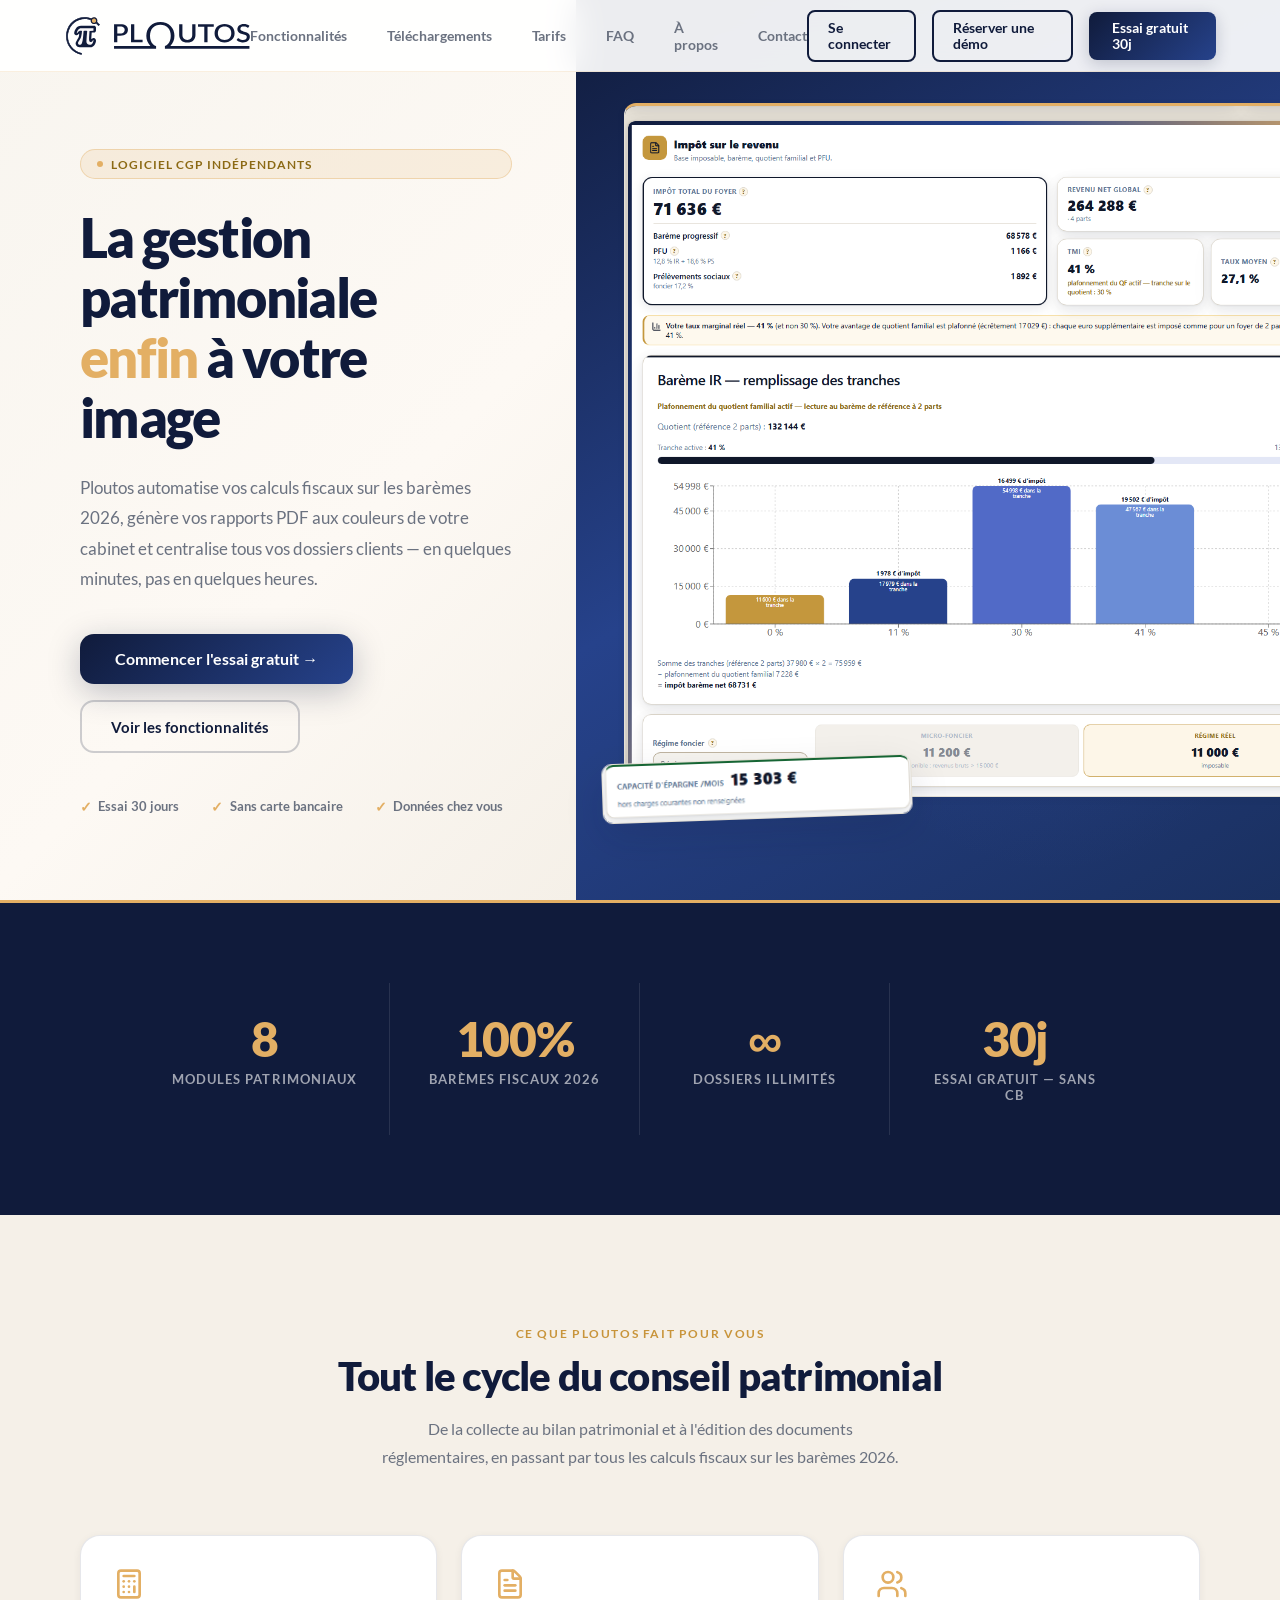
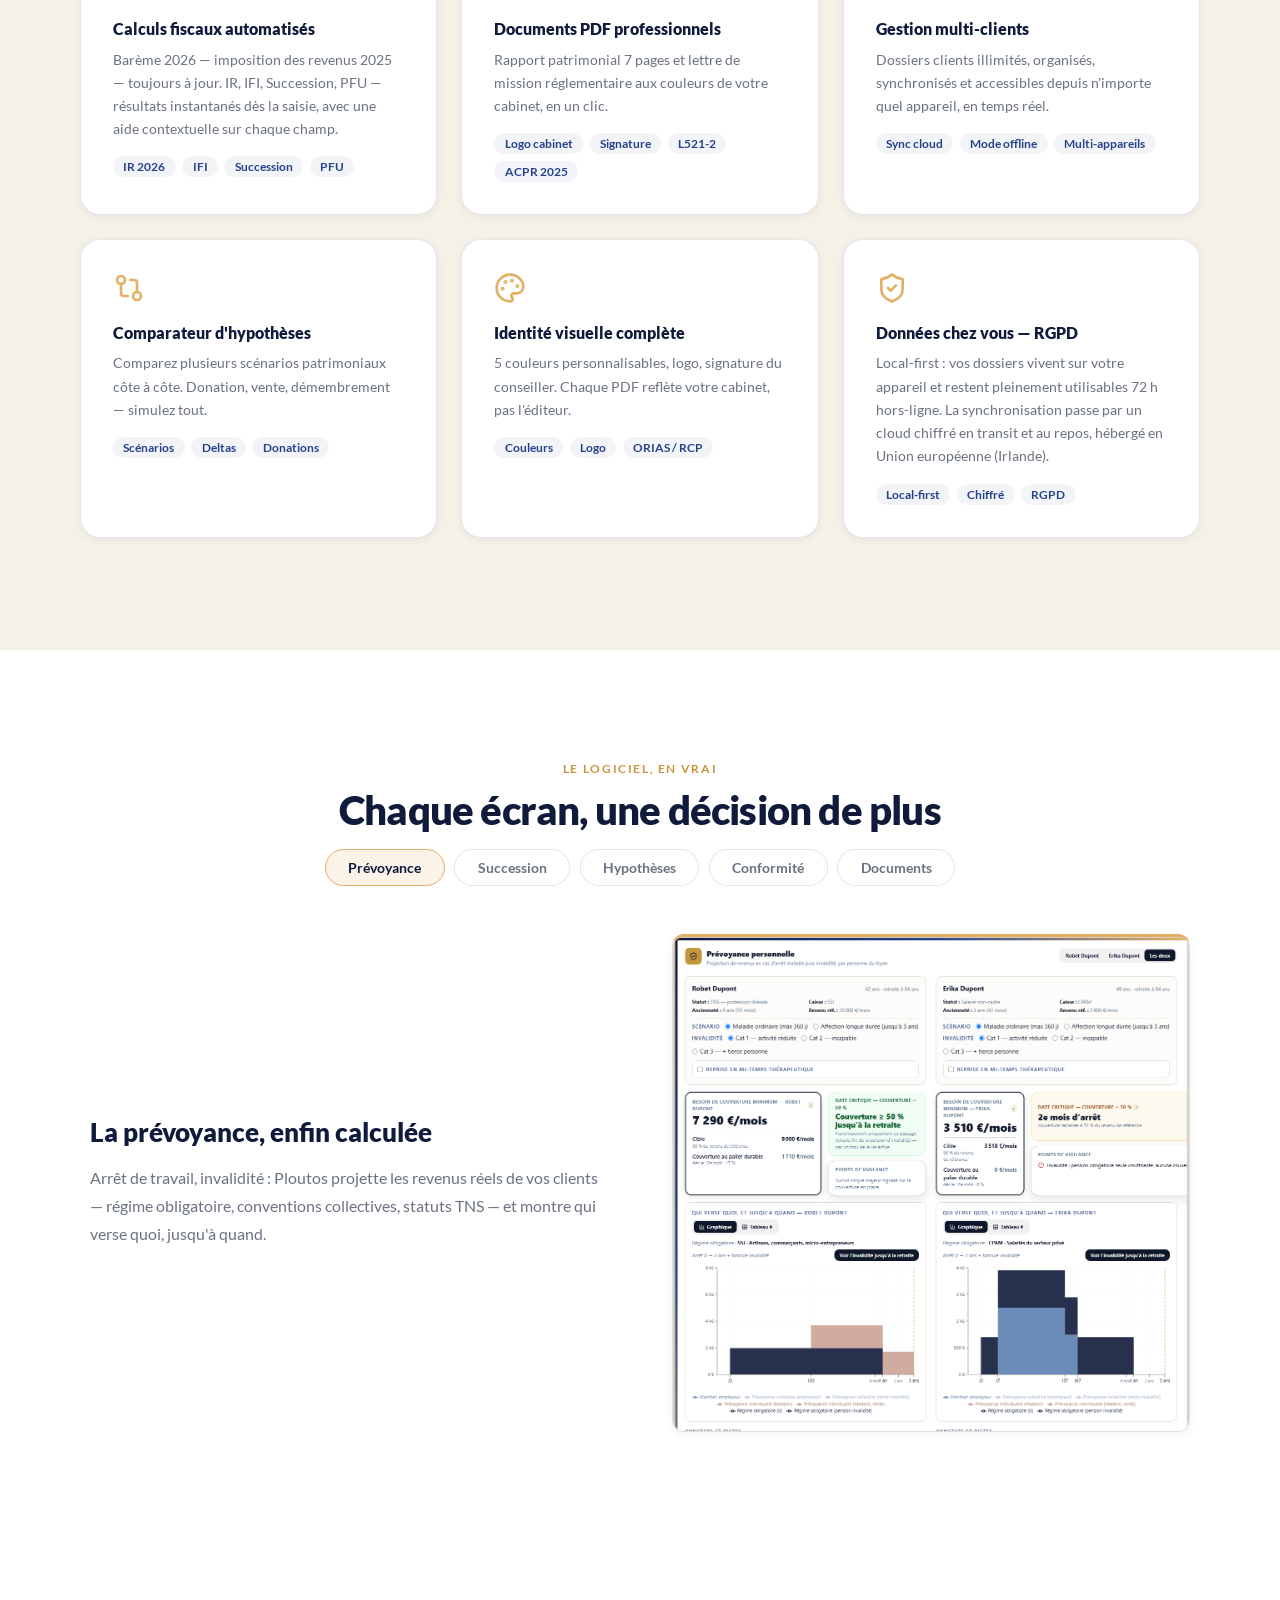
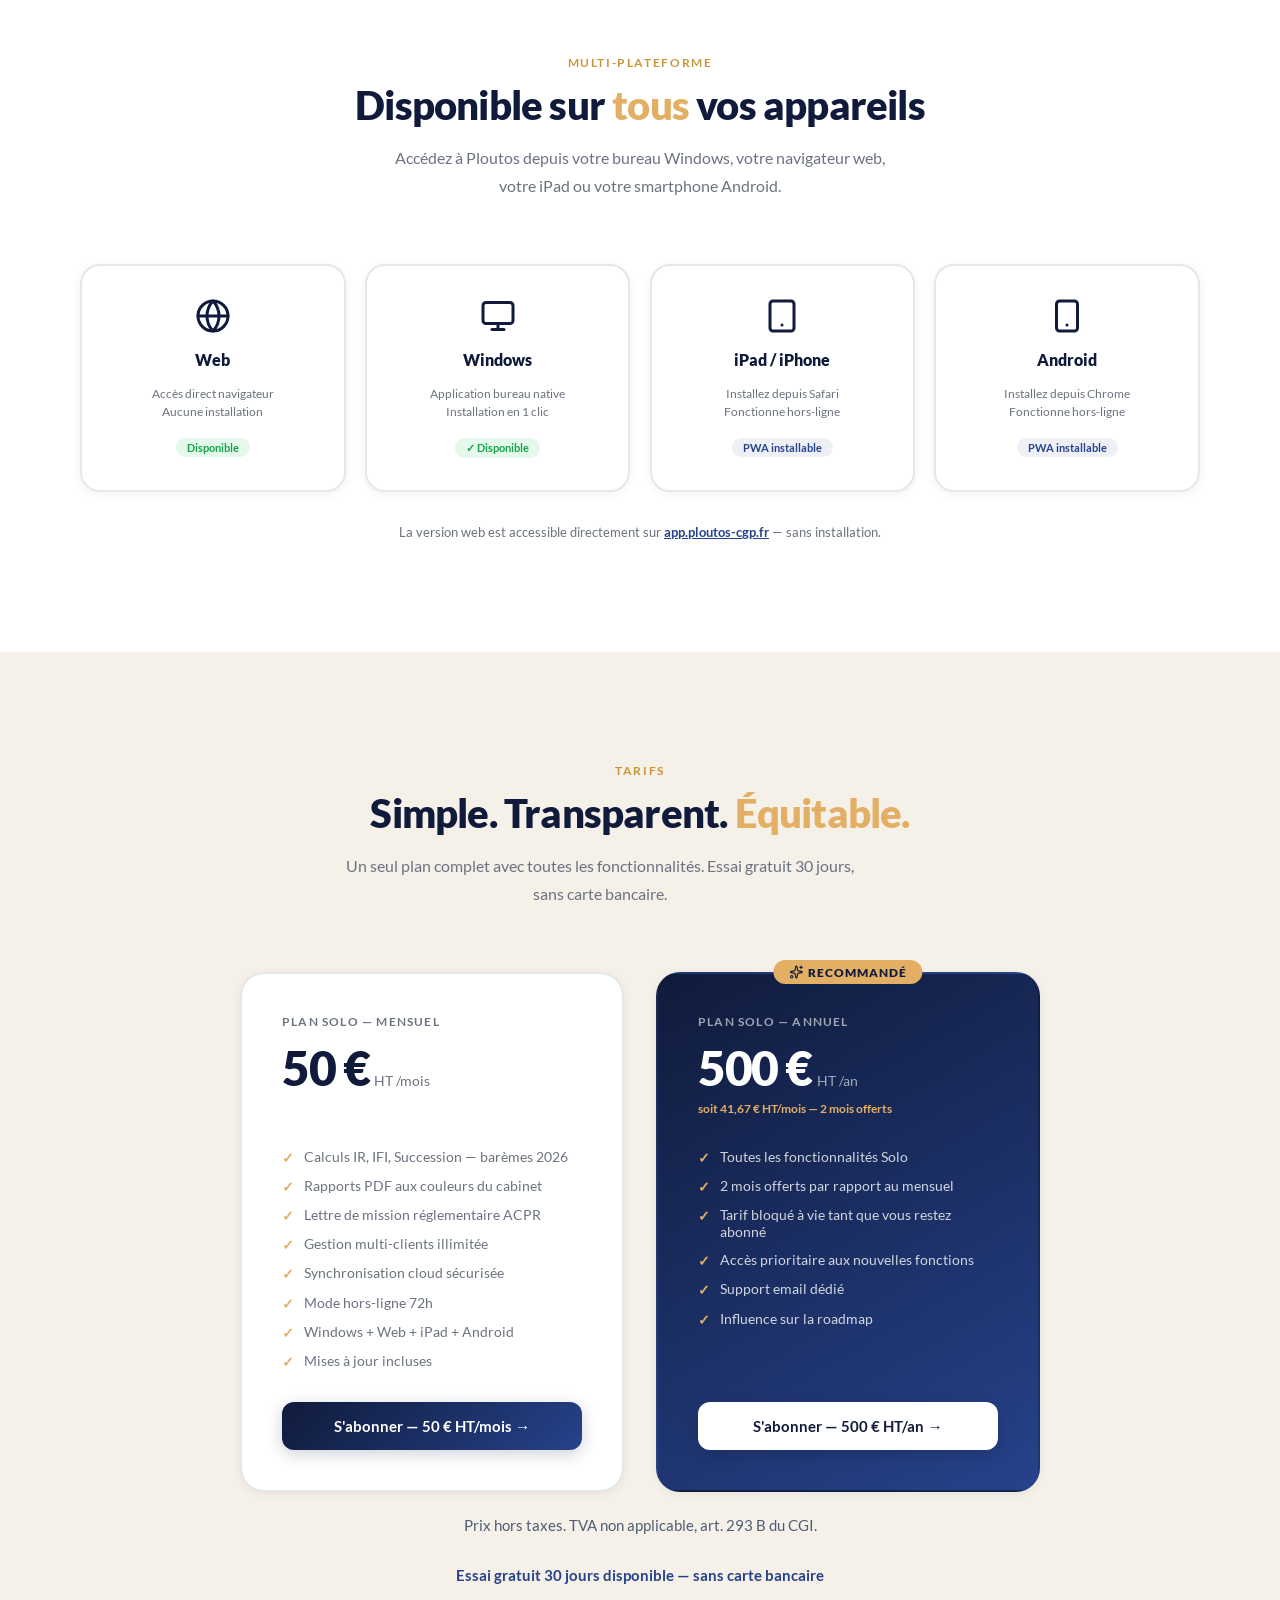
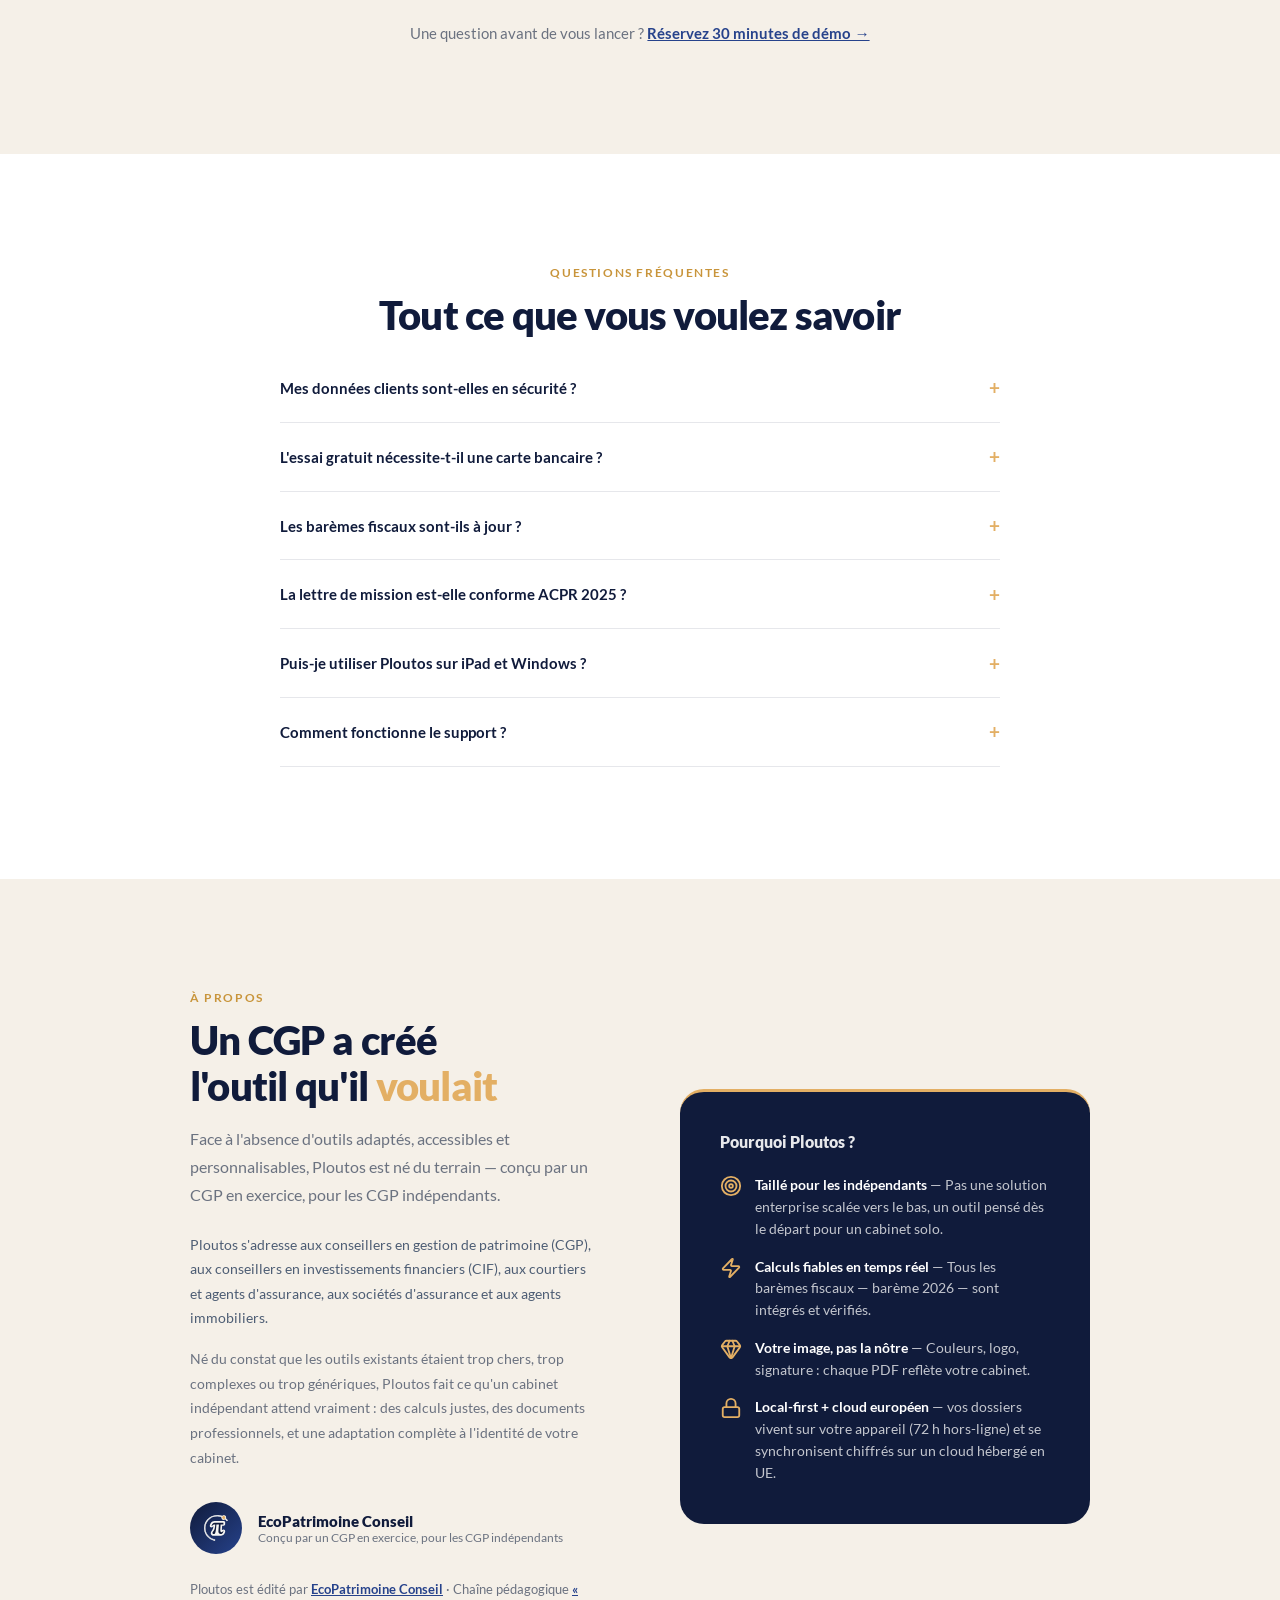
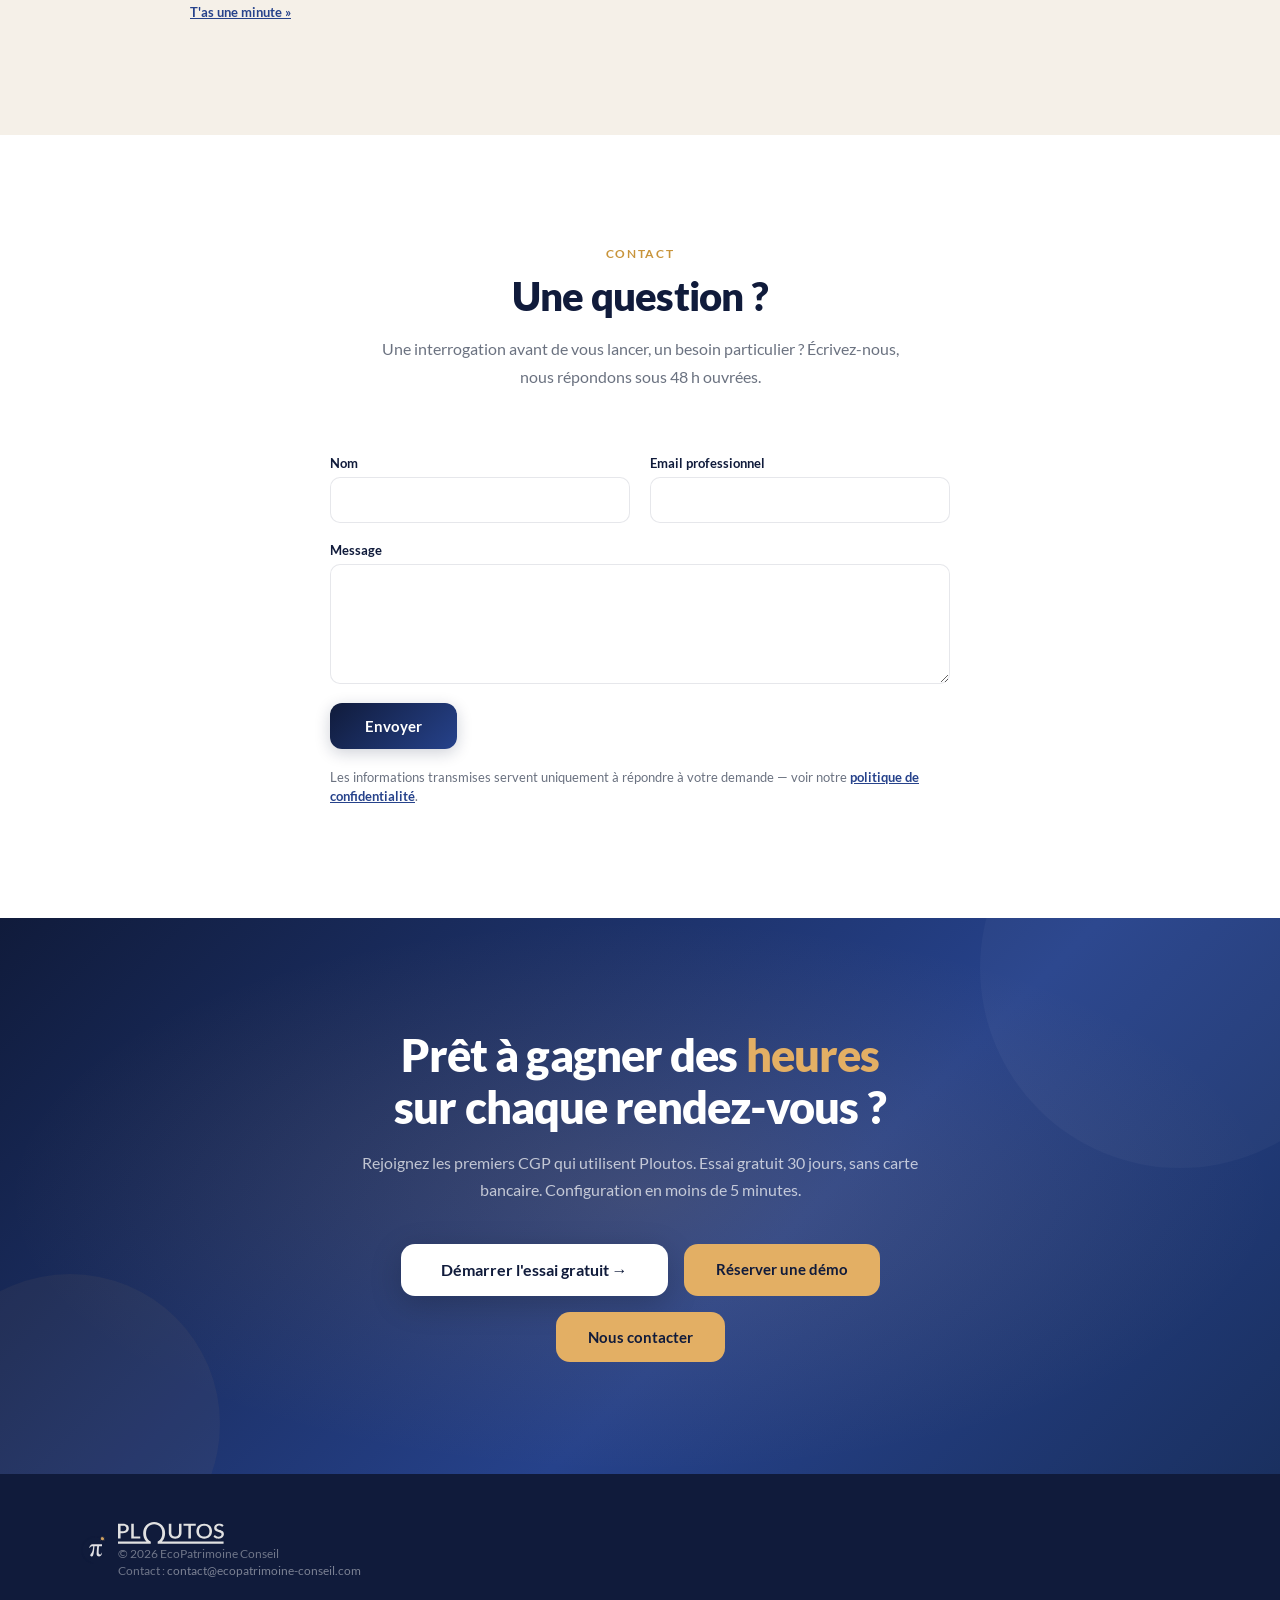
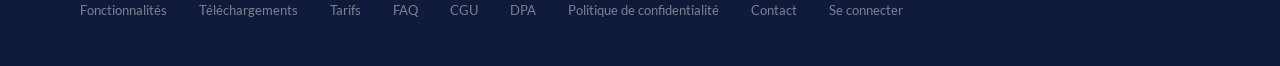
<file: index.html>
<!DOCTYPE html>
<html lang="fr">
<head>
<meta charset="UTF-8">
<meta name="viewport" content="width=device-width, initial-scale=1.0">
<title>Ploutos — Logiciel patrimonial pour CGP, CIF et courtiers</title>
<meta name="description" content="Logiciel de gestion de patrimoine pour CGP, CIF, courtiers et agents d'assurance : bilan, succession, prévoyance, documents. Essai gratuit 30 jours.">
<meta name="robots" content="index, follow">
<link rel="canonical" href="https://ploutos-cgp.fr/">
<link rel="icon" type="image/x-icon" href="/favicon.ico" />
<link rel="icon" type="image/png" sizes="32x32" href="/favicon-32x32.png" />
<link rel="icon" type="image/png" sizes="16x16" href="/favicon-16x16.png" />
<link rel="apple-touch-icon" sizes="180x180" href="/apple-touch-icon.png" />
<meta property="og:type" content="website">
<meta property="og:url" content="https://ploutos-cgp.fr/">
<meta property="og:title" content="Ploutos — Logiciel patrimonial pour CGP, CIF et courtiers">
<meta property="og:description" content="Logiciel de gestion de patrimoine pour CGP, CIF, courtiers et agents d'assurance : bilan, succession, prévoyance, documents. Essai gratuit 30 jours.">
<meta property="og:image" content="https://ploutos-cgp.fr/og-image.png">
<meta property="og:image:width" content="1200">
<meta property="og:image:height" content="630">
<meta property="og:locale" content="fr_FR">
<meta property="og:site_name" content="Ploutos">
<meta name="twitter:card" content="summary_large_image">
<meta name="twitter:title" content="Ploutos — Logiciel patrimonial pour CGP, CIF et courtiers">
<meta name="twitter:description" content="Logiciel de gestion de patrimoine pour CGP, CIF, courtiers et agents d'assurance : bilan, succession, prévoyance, documents. Essai gratuit 30 jours.">
<meta name="twitter:image" content="https://ploutos-cgp.fr/og-image.png">
<link rel="preload" as="font" type="font/woff2" href="/fonts/lato-latin-400-normal.woff2" crossorigin>
<style>
@font-face { font-family: 'Lato'; font-style: normal; font-weight: 400; font-display: swap; src: url('/fonts/lato-latin-400-normal.woff2') format('woff2'); }
@font-face { font-family: 'Lato'; font-style: normal; font-weight: 700; font-display: swap; src: url('/fonts/lato-latin-700-normal.woff2') format('woff2'); }
@font-face { font-family: 'Lato'; font-style: normal; font-weight: 900; font-display: swap; src: url('/fonts/lato-latin-900-normal.woff2') format('woff2'); }
:root {
  --navy: #101B3B;
  --sky: #26428B;
  --blue: #516AC7;
  --gold: #E3AF64;
  --gold-dark: #C8943A;
  --cream2: #F5F0E8;
  --white: #ffffff;
  --pl-white-warm: #F8F7F4;
  --muted: #6B7280;
  --border: rgba(16,27,59,0.1);
  --shadow-card: 0 2px 8px rgba(16,27,59,0.06);
  --shadow-card-hover: 0 16px 40px rgba(16,27,59,0.12);
}
*, *::before, *::after { box-sizing: border-box; margin: 0; padding: 0; }
html { scroll-behavior: smooth; }
body { font-family: 'Lato', sans-serif; color: var(--navy); background: var(--white); overflow-x: hidden; }
a:focus-visible, button:focus-visible { outline: 3px solid var(--gold); outline-offset: 2px; }

/* ── NAVBAR ── */
nav {
  position: fixed; top: 0; left: 0; right: 0; z-index: 100;
  padding: 0 4rem; height: 72px;
  display: flex; align-items: center; justify-content: space-between;
  background: rgba(255,255,255,0.92); backdrop-filter: blur(16px);
  border-bottom: 1px solid rgba(227,175,100,0.2); transition: box-shadow 0.3s;
}
nav.scrolled { box-shadow: 0 4px 24px rgba(16,27,59,0.1); }
.nav-brand { display: flex; align-items: center; gap: 12px; text-decoration: none; }
.nav-logo { height: 38px; width: 38px; object-fit: contain; }
.nav-name { font-family: 'Lato', sans-serif; font-weight: 900; font-size: 1.3rem; color: var(--navy); letter-spacing: -0.02em; }
.nav-links { display: flex; align-items: center; gap: 2.5rem; }
.nav-links a { text-decoration: none; color: var(--muted); font-size: 0.9rem; font-weight: 700; transition: color 0.2s; }
.nav-links a:hover { color: var(--navy); }
.nav-cta { display: flex; align-items: center; gap: 1rem; }
.btn-nav-outline { padding: 0.5rem 1.2rem; border: 2px solid var(--navy); border-radius: 8px; color: var(--navy); font-size: 0.85rem; font-weight: 700; text-decoration: none; transition: all 0.2s; }
.btn-nav-outline:hover { background: var(--navy); color: white; }
.btn-nav-primary { padding: 0.5rem 1.4rem; background: linear-gradient(135deg, var(--navy), var(--sky)); border-radius: 8px; color: white; font-size: 0.85rem; font-weight: 700; text-decoration: none; transition: all 0.2s; box-shadow: 0 4px 16px rgba(16,27,59,0.2); }
.btn-nav-primary:hover { transform: translateY(-1px); box-shadow: 0 6px 24px rgba(16,27,59,0.3); }

/* ── HERO ── */
.hero { min-height: 100vh; display: grid; grid-template-columns: 45% 55%; overflow: hidden; position: relative; }
.hero-left {
  padding: 9rem 4rem 5rem 5rem;
  display: flex; flex-direction: column; justify-content: center;
  position: relative; z-index: 2;
  background: linear-gradient(135deg, #f8f5ef 0%, #fdf9f4 60%, #f5f0e8 100%);
}
.hero-right {
  background: linear-gradient(150deg, var(--navy) 0%, var(--sky) 50%, #1a3060 100%);
  display: flex; align-items: center; justify-content: flex-start;
  position: relative; overflow: visible; padding: 4rem 0 4rem 3rem;
}
.hero-right::before {
  content: ''; position: absolute; inset: -5%; z-index: 1;
  background:
    radial-gradient(ellipse 48% 42% at 42% 46%, rgba(227,175,100,0.09) 0%, transparent 66%),
    radial-gradient(ellipse 44% 40% at 66% 64%, rgba(81,106,199,0.12) 0%, transparent 72%);
}
.hero-visual { position: relative; z-index: 2; width: calc(100% + 6rem); flex-shrink: 0; }
.hero-float {
  position: absolute; left: -22px; bottom: -22px; width: 310px; height: auto;
  border-radius: 10px; border: 1px solid #E5E0D5;
  box-shadow: var(--shadow-card-hover); transform: rotate(-2deg); z-index: 3;
}
.hero-eyebrow {
  display: inline-flex; align-items: center; gap: 8px;
  background: rgba(227,175,100,0.15); border: 1px solid rgba(227,175,100,0.4);
  color: #8B6914; padding: 0.4rem 1rem; border-radius: 100px;
  font-size: 0.78rem; font-weight: 700; letter-spacing: 0.08em;
  text-transform: uppercase; margin-bottom: 1.8rem;
  opacity: 0; animation: fadeUp 0.7s 0.1s forwards;
}
.hero-eyebrow-dot { width: 6px; height: 6px; border-radius: 50%; background: var(--gold); }
h1 {
  font-family: 'Lato', sans-serif; font-size: 3.4rem; line-height: 1.1;
  font-weight: 900; color: var(--navy); letter-spacing: -0.03em; margin-bottom: 1.6rem;
  opacity: 0; animation: fadeUp 0.7s 0.2s forwards;
}
h1 em { font-style: normal; color: var(--gold); }
.hero-sub {
  font-size: 1.05rem; line-height: 1.8; color: var(--muted);
  max-width: 460px; margin-bottom: 2.5rem; font-weight: 400;
  opacity: 0; animation: fadeUp 0.7s 0.3s forwards;
}
.hero-actions { display: flex; gap: 1rem; align-items: center; flex-wrap: wrap; opacity: 0; animation: fadeUp 0.7s 0.4s forwards; }
.btn-hero { padding: 0.95rem 2.2rem; background: linear-gradient(135deg, var(--navy) 0%, var(--sky) 100%); color: white; border-radius: 14px; font-weight: 700; font-size: 1rem; text-decoration: none; transition: all 0.25s; box-shadow: 0 8px 32px rgba(16,27,59,0.25); }
.btn-hero:hover { transform: translateY(-2px); box-shadow: 0 14px 40px rgba(16,27,59,0.35); }
.btn-hero-ghost { padding: 0.95rem 1.8rem; color: var(--navy); font-weight: 700; font-size: 0.95rem; text-decoration: none; display: flex; align-items: center; gap: 0.4rem; border: 2px solid rgba(16,27,59,0.2); border-radius: 14px; transition: all 0.2s; }
.btn-hero-ghost:hover { border-color: var(--navy); background: rgba(16,27,59,0.04); }
.hero-trust { margin-top: 2.8rem; display: flex; align-items: center; gap: 2rem; font-size: 0.8rem; color: var(--muted); font-weight: 700; opacity: 0; animation: fadeUp 0.7s 0.5s forwards; }
.hero-trust-item { display: flex; align-items: center; gap: 0.4rem; }
.hero-trust-item::before { content: '✓'; color: var(--gold); font-size: 0.9rem; }

/* Hero screenshot */
.hero-shot { width: 100%; height: auto; border-radius: 12px; border: 1px solid #E5E0D5; border-top: 3px solid var(--gold); box-shadow: var(--shadow-card); position: relative; z-index: 2; display: block; opacity: 0; animation: fadeLeft 0.8s 0.4s forwards; }

/* ── SECTIONS ── */
.section { padding: 7rem 5rem; }
.section-label { font-size: 0.72rem; font-weight: 700; color: var(--gold-dark); letter-spacing: 0.14em; text-transform: uppercase; margin-bottom: 0.8rem; }
.section-title { font-family: 'Lato', sans-serif; font-size: 2.5rem; font-weight: 900; color: var(--navy); line-height: 1.15; letter-spacing: -0.02em; margin-bottom: 1rem; }
.section-title em { font-style: normal; color: var(--gold); }
.section-sub { color: var(--muted); font-size: 1rem; line-height: 1.75; max-width: 520px; margin-bottom: 4rem; }
.text-center { text-align: center; }
.section-sub.text-center { margin-left: auto; margin-right: auto; }

/* ── STATS ── */
.stats { background: var(--navy); border-top: 3px solid var(--gold); padding: 5rem; }
.stats-grid { display: grid; grid-template-columns: repeat(4, 1fr); max-width: 1000px; margin: 0 auto; }
.stat-item { text-align: center; padding: 2rem; border-right: 1px solid rgba(255,255,255,0.1); }
.stat-item:last-child { border-right: none; }
.stat-number { font-size: 3rem; font-weight: 900; color: var(--gold); letter-spacing: -0.03em; line-height: 1; margin-bottom: 0.5rem; }
.stat-label { color: rgba(255,255,255,0.6); font-size: 0.82rem; font-weight: 700; text-transform: uppercase; letter-spacing: 0.08em; }

/* ── FEATURES ── */
.features-bg { background: var(--cream2); }
.features-grid { display: grid; grid-template-columns: repeat(3, 1fr); gap: 1.5rem; max-width: 1200px; margin: 0 auto; }
.feature-card { background: white; border-radius: 20px; padding: 2rem; border: 1px solid var(--border); box-shadow: var(--shadow-card); transition: transform 0.25s, box-shadow 0.25s; position: relative; overflow: hidden; }
.feature-card::before { content: ''; position: absolute; top: 0; left: 0; right: 0; height: 3px; background: linear-gradient(90deg, var(--gold), var(--sky)); transform: scaleX(0); transform-origin: left; transition: transform 0.3s; }
.feature-card:hover { transform: translateY(-4px); box-shadow: var(--shadow-card-hover); }
.feature-card:hover::before { transform: scaleX(1); }
.feature-icon { font-size: 2rem; margin-bottom: 1.2rem; }
.feature-title { font-weight: 900; font-size: 1rem; color: var(--navy); margin-bottom: 0.6rem; }
.feature-desc { font-size: 0.88rem; color: var(--muted); line-height: 1.65; margin-bottom: 1rem; }
.feature-pills { display: flex; flex-wrap: wrap; gap: 0.4rem; }
.pill { padding: 0.25rem 0.65rem; background: rgba(38,66,139,0.06); border-radius: 100px; font-size: 0.72rem; font-weight: 700; color: var(--sky); }

/* ── LE LOGICIEL EN VRAI ── */
.proof { background: white; }
.proof-panels { max-width: 1100px; margin: 0 auto; display: flex; flex-direction: column; gap: 5rem; }
.proof-row { display: grid; grid-template-columns: 1fr 1fr; gap: 4rem; align-items: center; }
.tabs-bar { display: none; flex-wrap: wrap; justify-content: center; gap: 0.6rem; max-width: 1100px; margin: 0 auto 3rem; }
.tab-pill { padding: 0.55rem 1.4rem; border-radius: 100px; border: 1px solid var(--border); background: white; color: var(--muted); font-family: 'Lato', sans-serif; font-size: 0.9rem; font-weight: 700; cursor: pointer; transition: all 0.2s; }
.tab-pill:hover { color: var(--navy); border-color: var(--gold); }
.tab-pill[aria-selected="true"] { background: rgba(227,175,100,0.15); color: var(--navy); border-color: var(--gold); }
.proof.js-tabs .tabs-bar { display: flex; }
.proof.js-tabs .proof-panels { display: block; }
.proof.js-tabs .proof-row[role="tabpanel"] { display: none; }
.proof.js-tabs .proof-row[role="tabpanel"].is-active { display: grid; }
.proof-title { font-family: 'Lato', sans-serif; font-size: 1.6rem; font-weight: 900; color: var(--navy); line-height: 1.2; margin-bottom: 1rem; }
.proof-text p { color: var(--muted); font-size: 1rem; line-height: 1.75; }
.proof-shot { width: 100%; height: auto; border-radius: 12px; border: 1px solid #E5E0D5; border-top: 3px solid var(--gold); box-shadow: var(--shadow-card); display: block; }

/* ── TÉLÉCHARGEMENTS ── */
.downloads { background: white; }
.downloads-grid { display: grid; grid-template-columns: repeat(4, 1fr); gap: 1.2rem; max-width: 1200px; margin: 0 auto; }
.dl-card { border: 2px solid var(--border); border-radius: 20px; padding: 2rem 1.5rem; text-align: center; box-shadow: var(--shadow-card); transition: all 0.25s; cursor: pointer; text-decoration: none; display: flex; flex-direction: column; align-items: center; gap: 1rem; }
.dl-card:hover { border-color: var(--navy); transform: translateY(-3px); box-shadow: var(--shadow-card-hover); }
.dl-icon { font-size: 2.4rem; }
.dl-platform { font-weight: 900; font-size: 1rem; color: var(--navy); }
.dl-detail { font-size: 0.78rem; color: var(--muted); line-height: 1.5; }
.dl-badge { font-size: 0.7rem; font-weight: 700; padding: 0.2rem 0.7rem; border-radius: 100px; }
.dl-badge.available { background: rgba(34,197,94,0.12); color: #16a34a; }
.dl-badge.pwa { background: rgba(38,66,139,0.08); color: var(--sky); }

/* ── PRICING ── */
.pricing { background: var(--cream2); }
.pricing-header { text-align: center; max-width: 600px; margin: 0 auto; }
.pricing-cards { display: grid; grid-template-columns: 1fr 1fr; gap: 2rem; max-width: 800px; margin: 0 auto; }
.pricing-card { background: white; border-radius: 24px; padding: 2.5rem; border: 2px solid var(--border); box-shadow: var(--shadow-card); position: relative; display: flex; flex-direction: column; transition: transform 0.2s, box-shadow 0.2s; }
.pricing-card:hover { transform: translateY(-4px); box-shadow: var(--shadow-card-hover); }
.pricing-card.featured { border-color: transparent; background: linear-gradient(150deg, var(--navy) 0%, var(--sky) 100%); }
.featured-badge { position: absolute; top: -14px; left: 50%; transform: translateX(-50%); background: var(--gold); color: var(--navy); font-size: 0.72rem; font-weight: 900; padding: 0.3rem 1rem; border-radius: 100px; text-transform: uppercase; letter-spacing: 0.08em; white-space: nowrap; }
.pricing-plan { font-size: 0.75rem; font-weight: 700; text-transform: uppercase; letter-spacing: 0.1em; color: var(--muted); margin-bottom: 0.6rem; }
.featured .pricing-plan { color: rgba(255,255,255,0.6); }
.pricing-amount { display: flex; align-items: baseline; gap: 0.3rem; margin-bottom: 0.3rem; }
.price-big { font-size: 3rem; font-weight: 900; color: var(--navy); letter-spacing: -0.03em; }
.featured .price-big { color: white; }
.price-period { font-size: 0.9rem; color: var(--muted); }
.featured .price-period { color: rgba(255,255,255,0.6); }
.price-note { font-size: 0.78rem; color: var(--gold-dark); font-weight: 700; margin-bottom: 2rem; min-height: 1.2em; }
.featured .price-note { color: var(--gold); }
.price-tax-note { text-align: center; margin-top: 1.5rem; font-size: 0.92rem; color: #4D5D74; }
.pricing-list { list-style: none; margin-bottom: 2rem; display: flex; flex-direction: column; gap: 0.7rem; }
.pricing-list li { display: flex; align-items: flex-start; gap: 0.6rem; font-size: 0.88rem; color: var(--muted); }
.featured .pricing-list li { color: rgba(255,255,255,0.8); }
.pricing-list li::before { content: '✓'; color: var(--gold); font-weight: 900; flex-shrink: 0; margin-top: 1px; }
.btn-pricing { display: block; width: 100%; margin-top: auto; text-align: center; padding: 0.95rem; border-radius: 12px; font-weight: 700; font-size: 0.95rem; text-decoration: none; transition: all 0.2s; cursor: pointer; border: none; font-family: 'Lato', sans-serif; }
.btn-pricing.outline { border: 2px solid var(--navy); color: var(--navy); background: transparent; }
.btn-pricing.outline:hover { background: var(--navy); color: white; }
.btn-pricing.white { background: white; color: var(--navy); box-shadow: 0 4px 16px rgba(0,0,0,0.15); }
.btn-pricing.white:hover { transform: translateY(-1px); box-shadow: 0 8px 24px rgba(0,0,0,0.2); }
.btn-pricing.solid { background: linear-gradient(135deg, var(--navy), var(--sky)); color: white; box-shadow: 0 4px 16px rgba(16,27,59,0.2); }
.btn-pricing.solid:hover { transform: translateY(-1px); box-shadow: 0 8px 24px rgba(16,27,59,0.3); }

/* ── FAQ ── */
.faq { background: white; }
.faq-grid { max-width: 720px; margin: 0 auto; }
.faq-item { border-bottom: 1px solid var(--border); }
.faq-q { width: 100%; background: none; border: none; cursor: pointer; display: flex; align-items: center; justify-content: space-between; padding: 1.4rem 0; font-size: 0.95rem; font-weight: 700; color: var(--navy); text-align: left; font-family: 'Lato', sans-serif; transition: color 0.2s; }
.faq-q:hover { color: var(--sky); }
.faq-icon { font-size: 1.2rem; transition: transform 0.3s; flex-shrink: 0; color: var(--gold); }
.faq-item.open .faq-icon { transform: rotate(45deg); }
.faq-a { max-height: 0; overflow: hidden; transition: max-height 0.35s ease; }
.faq-item.open .faq-a { max-height: 250px; }
.faq-a p { padding: 0 0 1.2rem; color: var(--muted); font-size: 0.9rem; line-height: 1.75; }

/* ── À PROPOS ── */
.about { background: var(--cream2); }
.about-inner { max-width: 900px; margin: 0 auto; display: grid; grid-template-columns: 1fr 1fr; gap: 5rem; align-items: center; }
.about-text .section-sub { margin-bottom: 1.5rem; }
.about-text .about-cibles { color: #4D5D74; font-size: 0.88rem; line-height: 1.75; margin-bottom: 1rem; }
.about-signature { display: flex; align-items: center; gap: 1rem; margin-top: 2rem; }
.about-avatar { width: 52px; height: 52px; border-radius: 50%; background: linear-gradient(135deg, var(--navy), var(--sky)); display: flex; align-items: center; justify-content: center; color: white; font-weight: 900; font-size: 1.1rem; flex-shrink: 0; }
.about-avatar img { width: 26px; height: 26px; object-fit: contain; }
.about-name { font-weight: 900; color: var(--navy); font-size: 0.95rem; }
.about-role { font-size: 0.78rem; color: var(--muted); }
.about-card { background: var(--navy); border-top: 3px solid var(--gold); border-radius: 24px; padding: 2.5rem; }
.about-card-title { font-weight: 900; font-size: 1rem; color: white; margin-bottom: 1.5rem; opacity: 0.9; }
.about-points { display: flex; flex-direction: column; gap: 1rem; }
.about-point { display: flex; align-items: flex-start; gap: 0.8rem; }
.about-point-icon { font-size: 1.1rem; flex-shrink: 0; }
.about-point-text { font-size: 0.85rem; color: rgba(255,255,255,0.75); line-height: 1.6; }
.about-point-text strong { color: white; }

/* ── CTA FINAL ── */
.cta-final { background: linear-gradient(135deg, var(--navy) 0%, var(--sky) 60%, #1a3060 100%); padding: 7rem 5rem; text-align: center; position: relative; overflow: hidden; }
.cta-final::before { content: ''; position: absolute; inset: 0; background: radial-gradient(ellipse at 50% 50%, rgba(227,175,100,0.15) 0%, transparent 70%); }
.cta-final-content { position: relative; z-index: 2; max-width: 600px; margin: 0 auto; }
.cta-final h2 { font-size: 2.8rem; font-weight: 900; color: white; margin-bottom: 1rem; letter-spacing: -0.02em; line-height: 1.15; }
.cta-final h2 em { font-style: normal; color: var(--gold); }
.cta-final p { color: rgba(255,255,255,0.7); font-size: 1rem; line-height: 1.7; margin-bottom: 2.5rem; }
.cta-final-actions { display: flex; gap: 1rem; justify-content: center; flex-wrap: wrap; }
.btn-cta-white { padding: 1rem 2.5rem; background: white; color: var(--navy); border-radius: 14px; font-weight: 700; font-size: 1rem; text-decoration: none; transition: all 0.2s; box-shadow: 0 8px 32px rgba(0,0,0,0.2); }
.btn-cta-white:hover { transform: translateY(-2px); box-shadow: 0 14px 40px rgba(0,0,0,0.3); }
.btn-cta-gold { padding: 1rem 2rem; background: var(--gold); color: var(--navy); border-radius: 14px; font-weight: 700; font-size: 0.95rem; text-decoration: none; transition: all 0.2s; }
.btn-cta-gold:hover { background: var(--gold-dark); transform: translateY(-1px); }
.cta-geom { position: absolute; border-radius: 50%; }
.cta-geom-1 { width: 400px; height: 400px; background: white; opacity: 0.03; top: -150px; right: -100px; }
.cta-geom-2 { width: 300px; height: 300px; background: var(--gold); opacity: 0.05; bottom: -100px; left: -80px; }

/* ── FOOTER ── */
footer { background: var(--navy); color: rgba(255,255,255,0.5); padding: 3rem 5rem; font-size: 0.82rem; display: flex; justify-content: space-between; align-items: center; flex-wrap: wrap; gap: 1.5rem; }
.footer-brand { display: flex; align-items: center; gap: 10px; }
.footer-logo { height: 28px; width: 28px; object-fit: contain; opacity: 0.9; }
.footer-lettrage { display: block; width: 106px; height: 22px; color: var(--pl-white-warm); opacity: 0.9; }
.footer-name { color: white; font-weight: 900; font-size: 0.95rem; }
.footer-copy { font-size: 0.75rem; color: rgba(255,255,255,0.4); margin-top: 2px; }
.footer-links { display: flex; gap: 2rem; flex-wrap: wrap; }
footer a { color: rgba(255,255,255,0.45); text-decoration: none; transition: color 0.2s; }
footer a:hover { color: var(--gold); }

/* ── ANIMATIONS ── */
@keyframes fadeUp { from { opacity: 0; transform: translateY(20px); } to { opacity: 1; transform: translateY(0); } }
@keyframes fadeLeft { from { opacity: 0; transform: translateX(30px); } to { opacity: 1; transform: translateX(0); } }
.reveal { opacity: 1; transform: translateY(0); transition: opacity 0.7s ease, transform 0.7s ease; }
.reveal.hidden { opacity: 0; transform: translateY(28px); }
.reveal.hidden.visible { opacity: 1; transform: translateY(0); }
.reveal-delay-1 { transition-delay: 0.1s; }
.reveal-delay-2 { transition-delay: 0.2s; }
.reveal-delay-3 { transition-delay: 0.3s; }

/* ── CONTACT ── */
.contact-section { background: white; }
.contact-inner { max-width: 620px; margin: 0 auto; }
.contact-form { display: flex; flex-direction: column; gap: 1.2rem; margin-top: 1rem; text-align: left; }
.hp-field { display: none; }
.form-row { display: grid; grid-template-columns: 1fr 1fr; gap: 1.2rem; }
.field { display: flex; flex-direction: column; gap: 0.4rem; }
.field span { font-size: 0.8rem; font-weight: 700; color: var(--navy); }
.contact-form input, .contact-form textarea { width: 100%; padding: 0.8rem 1rem; border-radius: 10px; border: 1.5px solid var(--border); background: white; font-family: 'Lato', sans-serif; font-size: 0.95rem; color: var(--navy); transition: border-color 0.2s, box-shadow 0.2s; }
.contact-form input:focus, .contact-form textarea:focus { outline: none; border-color: var(--sky); box-shadow: 0 0 0 3px rgba(38,66,139,0.08); }
.contact-form textarea { resize: vertical; min-height: 120px; }
.btn-contact { align-self: flex-start; padding: 0.85rem 2.2rem; background: linear-gradient(135deg, var(--navy), var(--sky)); color: white; border: none; border-radius: 12px; font-family: 'Lato', sans-serif; font-size: 0.95rem; font-weight: 700; cursor: pointer; box-shadow: 0 4px 16px rgba(16,27,59,0.2); transition: transform 0.1s, box-shadow 0.2s; }
.btn-contact:hover { transform: translateY(-1px); box-shadow: 0 8px 24px rgba(16,27,59,0.3); }
.contact-rgpd { font-size: 0.8rem; color: var(--muted); line-height: 1.5; }
.contact-rgpd a { color: var(--sky); font-weight: 700; }

/* ── RESPONSIVE ── */
/* Les liens de section disparaissent avant que la nav complete (6 liens + 3 CTA)
   ne devienne trop serree : en dessous d'environ 1140px de contenu elle
   deborderait et le CTA primaire serait rogne par overflow-x:hidden. */
@media (max-width: 1200px) {
  .nav-links { display: none; }
}
@media (max-width: 1024px) {
  .hero { grid-template-columns: 1fr; min-height: auto; }
  .hero-left { padding: 8rem 2rem 4rem; }
  .hero-right { padding: 3rem 2rem; overflow: hidden; }
  .hero-visual { width: 100%; max-width: 460px; margin: 0 auto; }
  .hero-float { display: none; }
  .features-grid { grid-template-columns: 1fr 1fr; }
  .downloads-grid { grid-template-columns: 1fr 1fr; }
  .proof-panels { gap: 3.5rem; }
  .proof-row { grid-template-columns: 1fr; gap: 2rem; }
  .section { padding: 5rem 2rem; }
  nav { padding: 0 2rem; }
  .stats { padding: 4rem 2rem; }
  .stats-grid { grid-template-columns: 1fr 1fr; }
  .stat-item:nth-child(2) { border-right: none; }
  .stat-item:nth-child(3) { border-right: 1px solid rgba(255,255,255,0.1); border-top: 1px solid rgba(255,255,255,0.1); }
  .stat-item:nth-child(4) { border-right: none; border-top: 1px solid rgba(255,255,255,0.1); }
  .pricing-cards { grid-template-columns: 1fr; max-width: 420px; }
  .about-inner { grid-template-columns: 1fr; gap: 3rem; }
  .cta-final { padding: 5rem 2rem; }
  footer { padding: 2rem; flex-direction: column; align-items: flex-start; }
}
@media (max-width: 640px) {
  h1 { font-size: 2.4rem; }
  .features-grid { grid-template-columns: 1fr; }
  .downloads-grid { grid-template-columns: 1fr 1fr; }
  .hero-actions { flex-direction: column; align-items: flex-start; }
  .cta-final h2 { font-size: 2rem; }
  .section-title { font-size: 2rem; }
  /* Nav mobile : marque + CTA primaire seul. Se connecter et demo restent
     accessibles ailleurs (footer / sections), la barre ne deborde plus. */
  nav { padding: 0 1.25rem; }
  .nav-cta .btn-nav-outline { display: none; }
  /* Stats : le grand chiffre en 3rem forcait des colonnes trop larges a 360px. */
  .stats { padding: 3.5rem 1.5rem; }
  .stat-item { padding: 1.5rem 0.5rem; }
  .stat-number { font-size: 2.2rem; }
  .form-row { grid-template-columns: 1fr; }
  .btn-contact { align-self: stretch; }
}
</style>
<script type="application/ld+json">
{
  "@context": "https://schema.org",
  "@graph": [
    {
      "@type": "Organization",
      "@id": "https://ploutos-cgp.fr/#organization",
      "name": "EcoPatrimoine Conseil",
      "legalName": "EcoPatrimoine Conseil",
      "url": "https://ploutos-cgp.fr/",
      "logo": "https://ploutos-cgp.fr/logo.ploutos.png",
      "email": "contact@ecopatrimoine-conseil.com",
      "address": {
        "@type": "PostalAddress",
        "streetAddress": "6 rue Mirabeau",
        "postalCode": "66000",
        "addressLocality": "Perpignan",
        "addressCountry": "FR"
      },
      "identifier": {
        "@type": "PropertyValue",
        "name": "RCS Perpignan",
        "value": "909 388 373"
      },
      "sameAs": [
        "https://www.ecopatrimoine-conseil.com",
        "https://www.youtube.com/@ecopatrimoineconseil"
      ]
    },
    {
      "@type": "WebSite",
      "@id": "https://ploutos-cgp.fr/#website",
      "name": "Ploutos",
      "url": "https://ploutos-cgp.fr/",
      "inLanguage": "fr",
      "publisher": {
        "@id": "https://ploutos-cgp.fr/#organization"
      }
    },
    {
      "@type": "SoftwareApplication",
      "@id": "https://ploutos-cgp.fr/#software",
      "name": "Ploutos",
      "url": "https://ploutos-cgp.fr/",
      "applicationCategory": "FinanceApplication",
      "operatingSystem": "Web, Windows, iPadOS, Android",
      "description": "Logiciel de gestion de patrimoine pour CGP, CIF, courtiers et agents d'assurance : bilan, succession, prévoyance, documents réglementaires.",
      "audience": {
        "@type": "Audience",
        "audienceType": "Ploutos s'adresse aux conseillers en gestion de patrimoine (CGP), aux conseillers en investissements financiers (CIF), aux courtiers et agents d'assurance, aux sociétés d'assurance et aux agents immobiliers."
      },
      "image": "https://ploutos-cgp.fr/og-image.png",
      "screenshot": [
        {
          "@type": "ImageObject",
          "contentUrl": "https://ploutos-cgp.fr/img/capture-ir.png",
          "caption": "Écran Ploutos — calcul d'impôt sur le revenu avec barème par tranches",
          "width": 1238,
          "height": 1139
        },
        {
          "@type": "ImageObject",
          "contentUrl": "https://ploutos-cgp.fr/img/capture-prevoyance.png",
          "caption": "Écran Ploutos — projection de prévoyance : arrêt de travail et invalidité",
          "width": 1238,
          "height": 1185
        },
        {
          "@type": "ImageObject",
          "contentUrl": "https://ploutos-cgp.fr/img/capture-succession.png",
          "caption": "Écran Ploutos — succession et assurance-vie, net reçu par bénéficiaire",
          "width": 1238,
          "height": 934
        },
        {
          "@type": "ImageObject",
          "contentUrl": "https://ploutos-cgp.fr/img/capture-hypotheses.png",
          "caption": "Écran Ploutos — comparateur d'hypothèses patrimoniales côte à côte",
          "width": 1234,
          "height": 1182
        },
        {
          "@type": "ImageObject",
          "contentUrl": "https://ploutos-cgp.fr/img/capture-prevoyance-coll.png",
          "caption": "Écran Ploutos — audit d'une prévoyance collective d'entreprise",
          "width": 1244,
          "height": 1205
        },
        {
          "@type": "ImageObject",
          "contentUrl": "https://ploutos-cgp.fr/img/capture-lettre-mission.png",
          "caption": "Écran Ploutos — génération de la lettre de mission et du rapport patrimonial",
          "width": 1240,
          "height": 1119
        }
      ],
      "featureList": [
        "Calculs IR, IFI, Succession — barèmes 2026",
        "Comparateur d'hypothèses",
        "Rapports PDF aux couleurs du cabinet",
        "Lettre de mission réglementaire ACPR",
        "Gestion multi-clients illimitée",
        "Synchronisation cloud sécurisée",
        "Mode hors-ligne 72h",
        "Identité visuelle complète",
        "Windows + Web + iPad + Android",
        "Mises à jour incluses"
      ],
      "inLanguage": "fr",
      "publisher": {
        "@id": "https://ploutos-cgp.fr/#organization"
      },
      "offers": [
        {
          "@type": "Offer",
          "name": "Plan Solo — Mensuel",
          "url": "https://buy.stripe.com/aFaeVe90DdKM5lMeQD9fW01",
          "price": "50",
          "priceCurrency": "EUR",
          "priceSpecification": {
            "@type": "UnitPriceSpecification",
            "price": "50",
            "priceCurrency": "EUR",
            "valueAddedTaxIncluded": false,
            "unitCode": "MON"
          }
        },
        {
          "@type": "Offer",
          "name": "Plan Solo — Annuel",
          "url": "https://buy.stripe.com/28E7sMdgT5eg29A8sf9fW00",
          "price": "500",
          "priceCurrency": "EUR",
          "priceSpecification": {
            "@type": "UnitPriceSpecification",
            "price": "500",
            "priceCurrency": "EUR",
            "valueAddedTaxIncluded": false,
            "unitCode": "ANN"
          }
        }
      ]
    },
    {
      "@type": "FAQPage",
      "mainEntity": [
        {
          "@type": "Question",
          "name": "Mes données clients sont-elles en sécurité ?",
          "acceptedAnswer": {
            "@type": "Answer",
            "text": "Ploutos fonctionne en local-first : vos dossiers vivent sur votre appareil et restent pleinement utilisables pendant 72 h hors-ligne. La synchronisation entre vos appareils passe par un cloud chiffré en transit et au repos, hébergé en Union européenne (Irlande)."
          }
        },
        {
          "@type": "Question",
          "name": "L'essai gratuit nécessite-t-il une carte bancaire ?",
          "acceptedAnswer": {
            "@type": "Answer",
            "text": "Non. L'essai gratuit de 30 jours s'active dès la création de votre compte, sans carte bancaire ni engagement. À la fin de la période d'essai, vous choisissez de continuer ou non. Aucun prélèvement automatique."
          }
        },
        {
          "@type": "Question",
          "name": "Les barèmes fiscaux sont-ils à jour ?",
          "acceptedAnswer": {
            "@type": "Answer",
            "text": "Oui. Le barème 2026 — imposition des revenus 2025 — et tous les barèmes (IR, IFI, Succession, PFU) sont intégrés et vérifiés. Les mises à jour sont déployées automatiquement — vous n'avez rien à faire."
          }
        },
        {
          "@type": "Question",
          "name": "La lettre de mission est-elle conforme ACPR 2025 ?",
          "acceptedAnswer": {
            "@type": "Answer",
            "text": "La lettre de mission intègre les mentions issues de L521-2, R521-2, l'arrêté du 29 octobre 2024 (RCP 2025) et la recommandation ACPR 2024-R-02 sur le profil investisseur. Elle est mise à jour à chaque évolution réglementaire."
          }
        },
        {
          "@type": "Question",
          "name": "Puis-je utiliser Ploutos sur iPad et Windows ?",
          "acceptedAnswer": {
            "@type": "Answer",
            "text": "Oui. Ploutos est disponible en version web (tout navigateur), en application installable sur iPad et Android (PWA), et en application bureau Windows. La synchronisation est automatique entre tous vos appareils."
          }
        },
        {
          "@type": "Question",
          "name": "Comment fonctionne le support ?",
          "acceptedAnswer": {
            "@type": "Answer",
            "text": "Le support est assuré par email à contact@ecopatrimoine-conseil.com, avec une réponse sous 48 h ouvrées. Une aide contextuelle est disponible directement dans l'application sur chaque champ."
          }
        }
      ]
    }
  ]
}
</script>
</head>
<body>

<!-- NAVBAR -->
<nav id="navbar">
  <a href="/" class="nav-brand" aria-label="Ploutos — accueil">
    <img src="logo.ploutos.svg" alt="Logo Ploutos — symbole pi" class="nav-logo">
    <img src="lettrage.ploutos.svg" alt="Lettrage Ploutos" style="height:28px;width:auto;object-fit:contain;"/>
  </a>
  <div class="nav-links">
    <a href="#fonctionnalites">Fonctionnalités</a>
    <a href="#telechargements">Téléchargements</a>
    <a href="#tarifs">Tarifs</a>
    <a href="#faq">FAQ</a>
    <a href="#about">À propos</a>
    <a href="#contact">Contact</a>
  </div>
  <div class="nav-cta">
    <a href="https://app.ploutos-cgp.fr" class="btn-nav-outline">Se connecter</a>
    <a href="https://cal.com/david-perry-ecopatrimoine-conseil-ftutid/demo-ploutos" target="_blank" rel="noopener" class="btn-nav-outline">Réserver une démo</a>
    <a href="/inscription.html" class="btn-nav-primary">Essai gratuit 30j</a>
  </div>
</nav>

<!-- HERO -->
<section class="hero" id="accueil">
  <div class="hero-left">
    <div class="hero-eyebrow"><span class="hero-eyebrow-dot"></span>Logiciel CGP indépendants</div>
    <h1>La gestion patrimoniale<br><em>enfin</em> à votre image</h1>
    <p class="hero-sub">Ploutos automatise vos calculs fiscaux sur les barèmes 2026, génère vos rapports PDF aux couleurs de votre cabinet et centralise tous vos dossiers clients — en quelques minutes, pas en quelques heures.</p>
    <div class="hero-actions">
      <a href="/inscription.html" class="btn-hero">Commencer l'essai gratuit →</a>
      <a href="#fonctionnalites" class="btn-hero-ghost">Voir les fonctionnalités</a>
    </div>
    <div class="hero-trust">
      <div class="hero-trust-item">Essai 30 jours</div>
      <div class="hero-trust-item">Sans carte bancaire</div>
      <div class="hero-trust-item">Données chez vous</div>
    </div>
  </div>
  <div class="hero-right">
    <div class="hero-visual">
      <img src="/img/capture-ir.png" class="hero-shot" width="1238" height="1139" alt="Écran Ploutos — calcul d'impôt sur le revenu avec barème par tranches">
      <img src="/img/float-epargne.png" class="hero-float" width="451" height="85" alt="Carte Ploutos — capacité d'épargne mensuelle du foyer">
    </div>
  </div>
</section>

<!-- STATS -->
<div class="stats reveal">
  <div class="stats-grid">
    <div class="stat-item"><div class="stat-number">8</div><div class="stat-label">Modules patrimoniaux</div></div>
    <div class="stat-item"><div class="stat-number">100%</div><div class="stat-label">Barèmes fiscaux 2026</div></div>
    <div class="stat-item"><div class="stat-number">∞</div><div class="stat-label">Dossiers illimités</div></div>
    <div class="stat-item"><div class="stat-number">30j</div><div class="stat-label">Essai gratuit — sans CB</div></div>
  </div>
</div>

<!-- FEATURES -->
<section class="section features-bg" id="fonctionnalites">
  <div class="section-label text-center reveal">Ce que Ploutos fait pour vous</div>
  <h2 class="section-title text-center reveal reveal-delay-1">Tout le cycle du conseil patrimonial</h2>
  <p class="section-sub text-center reveal reveal-delay-2">De la collecte au bilan patrimonial et à l'édition des documents réglementaires, en passant par tous les calculs fiscaux sur les barèmes 2026.</p>
  <div class="features-grid">
    <div class="feature-card reveal">
      <div class="feature-icon"><svg viewBox="0 0 24 24" width="32" height="32" fill="none" stroke="currentColor" stroke-width="2" stroke-linecap="round" stroke-linejoin="round" aria-hidden="true" focusable="false" style="color:#E3AF64;display:block"><rect width="16" height="20" x="4" y="2" rx="2" /> <line x1="8" x2="16" y1="6" y2="6" /> <line x1="16" x2="16" y1="14" y2="18" /> <path d="M16 10h.01" /> <path d="M12 10h.01" /> <path d="M8 10h.01" /> <path d="M12 14h.01" /> <path d="M8 14h.01" /> <path d="M12 18h.01" /> <path d="M8 18h.01" /></svg></div>
      <div class="feature-title">Calculs fiscaux automatisés</div>
      <div class="feature-desc">Barème 2026 — imposition des revenus 2025 — toujours à jour. IR, IFI, Succession, PFU — résultats instantanés dès la saisie, avec une aide contextuelle sur chaque champ.</div>
      <div class="feature-pills"><span class="pill">IR 2026</span><span class="pill">IFI</span><span class="pill">Succession</span><span class="pill">PFU</span></div>
    </div>
    <div class="feature-card reveal reveal-delay-1">
      <div class="feature-icon"><svg viewBox="0 0 24 24" width="32" height="32" fill="none" stroke="currentColor" stroke-width="2" stroke-linecap="round" stroke-linejoin="round" aria-hidden="true" focusable="false" style="color:#E3AF64;display:block"><path d="M6 22a2 2 0 0 1-2-2V4a2 2 0 0 1 2-2h8a2.4 2.4 0 0 1 1.704.706l3.588 3.588A2.4 2.4 0 0 1 20 8v12a2 2 0 0 1-2 2z" /> <path d="M14 2v5a1 1 0 0 0 1 1h5" /> <path d="M10 9H8" /> <path d="M16 13H8" /> <path d="M16 17H8" /></svg></div>
      <div class="feature-title">Documents PDF professionnels</div>
      <div class="feature-desc">Rapport patrimonial 7 pages et lettre de mission réglementaire aux couleurs de votre cabinet, en un clic.</div>
      <div class="feature-pills"><span class="pill">Logo cabinet</span><span class="pill">Signature</span><span class="pill">L521-2</span><span class="pill">ACPR 2025</span></div>
    </div>
    <div class="feature-card reveal reveal-delay-2">
      <div class="feature-icon"><svg viewBox="0 0 24 24" width="32" height="32" fill="none" stroke="currentColor" stroke-width="2" stroke-linecap="round" stroke-linejoin="round" aria-hidden="true" focusable="false" style="color:#E3AF64;display:block"><path d="M16 21v-2a4 4 0 0 0-4-4H6a4 4 0 0 0-4 4v2" /> <path d="M16 3.128a4 4 0 0 1 0 7.744" /> <path d="M22 21v-2a4 4 0 0 0-3-3.87" /> <circle cx="9" cy="7" r="4" /></svg></div>
      <div class="feature-title">Gestion multi-clients</div>
      <div class="feature-desc">Dossiers clients illimités, organisés, synchronisés et accessibles depuis n'importe quel appareil, en temps réel.</div>
      <div class="feature-pills"><span class="pill">Sync cloud</span><span class="pill">Mode offline</span><span class="pill">Multi-appareils</span></div>
    </div>
    <div class="feature-card reveal">
      <div class="feature-icon"><svg viewBox="0 0 24 24" width="32" height="32" fill="none" stroke="currentColor" stroke-width="2" stroke-linecap="round" stroke-linejoin="round" aria-hidden="true" focusable="false" style="color:#E3AF64;display:block"><circle cx="18" cy="18" r="3" /> <circle cx="6" cy="6" r="3" /> <path d="M13 6h3a2 2 0 0 1 2 2v7" /> <path d="M11 18H8a2 2 0 0 1-2-2V9" /></svg></div>
      <div class="feature-title">Comparateur d'hypothèses</div>
      <div class="feature-desc">Comparez plusieurs scénarios patrimoniaux côte à côte. Donation, vente, démembrement — simulez tout.</div>
      <div class="feature-pills"><span class="pill">Scénarios</span><span class="pill">Deltas</span><span class="pill">Donations</span></div>
    </div>
    <div class="feature-card reveal reveal-delay-1">
      <div class="feature-icon"><svg viewBox="0 0 24 24" width="32" height="32" fill="none" stroke="currentColor" stroke-width="2" stroke-linecap="round" stroke-linejoin="round" aria-hidden="true" focusable="false" style="color:#E3AF64;display:block"><path d="M12 22a1 1 0 0 1 0-20 10 9 0 0 1 10 9 5 5 0 0 1-5 5h-2.25a1.75 1.75 0 0 0-1.4 2.8l.3.4a1.75 1.75 0 0 1-1.4 2.8z" /> <circle cx="13.5" cy="6.5" r=".5" fill="currentColor" /> <circle cx="17.5" cy="10.5" r=".5" fill="currentColor" /> <circle cx="6.5" cy="12.5" r=".5" fill="currentColor" /> <circle cx="8.5" cy="7.5" r=".5" fill="currentColor" /></svg></div>
      <div class="feature-title">Identité visuelle complète</div>
      <div class="feature-desc">5 couleurs personnalisables, logo, signature du conseiller. Chaque PDF reflète votre cabinet, pas l'éditeur.</div>
      <div class="feature-pills"><span class="pill">Couleurs</span><span class="pill">Logo</span><span class="pill">ORIAS / RCP</span></div>
    </div>
    <div class="feature-card reveal reveal-delay-2">
      <div class="feature-icon"><svg viewBox="0 0 24 24" width="32" height="32" fill="none" stroke="currentColor" stroke-width="2" stroke-linecap="round" stroke-linejoin="round" aria-hidden="true" focusable="false" style="color:#E3AF64;display:block"><path d="M20 13c0 5-3.5 7.5-7.66 8.95a1 1 0 0 1-.67-.01C7.5 20.5 4 18 4 13V6a1 1 0 0 1 1-1c2 0 4.5-1.2 6.24-2.72a1.17 1.17 0 0 1 1.52 0C14.51 3.81 17 5 19 5a1 1 0 0 1 1 1z" /> <path d="m9 12 2 2 4-4" /></svg></div>
      <div class="feature-title">Données chez vous — RGPD</div>
      <div class="feature-desc">Local-first : vos dossiers vivent sur votre appareil et restent pleinement utilisables 72 h hors-ligne. La synchronisation passe par un cloud chiffré en transit et au repos, hébergé en Union européenne (Irlande).</div>
      <div class="feature-pills"><span class="pill">Local-first</span><span class="pill">Chiffré</span><span class="pill">RGPD</span></div>
    </div>
  </div>
</section>

<!-- LE LOGICIEL EN VRAI -->
<section class="section proof" id="apercu">
  <div class="section-label text-center reveal">Le logiciel, en vrai</div>
  <h2 class="section-title text-center reveal reveal-delay-1">Chaque écran, une décision de plus</h2>
  <div class="tabs-bar" role="tablist" aria-label="Aperçu du logiciel par thème">
    <button class="tab-pill" role="tab" id="tab-prevoyance" aria-controls="panel-prevoyance" aria-selected="true">Prévoyance</button>
    <button class="tab-pill" role="tab" id="tab-succession" aria-controls="panel-succession" aria-selected="false" tabindex="-1">Succession</button>
    <button class="tab-pill" role="tab" id="tab-hypotheses" aria-controls="panel-hypotheses" aria-selected="false" tabindex="-1">Hypothèses</button>
    <button class="tab-pill" role="tab" id="tab-conformite" aria-controls="panel-conformite" aria-selected="false" tabindex="-1">Conformité</button>
    <button class="tab-pill" role="tab" id="tab-documents" aria-controls="panel-documents" aria-selected="false" tabindex="-1">Documents</button>
  </div>
  <div class="proof-panels">

    <div class="proof-row" role="tabpanel" id="panel-prevoyance" aria-labelledby="tab-prevoyance" tabindex="0">
      <div class="proof-text">
        <h3 class="proof-title">La prévoyance, enfin calculée</h3>
        <p>Arrêt de travail, invalidité : Ploutos projette les revenus réels de vos clients — régime obligatoire, conventions collectives, statuts TNS — et montre qui verse quoi, jusqu'à quand.</p>
      </div>
      <img src="/img/capture-prevoyance.png" class="proof-shot" width="1238" height="1185" loading="lazy" alt="Écran Ploutos — projection de prévoyance : arrêt de travail et invalidité">
    </div>

    <div class="proof-row" role="tabpanel" id="panel-succession" aria-labelledby="tab-succession" tabindex="0">
      <div class="proof-text">
        <h3 class="proof-title">Qui reçoit quoi — après fiscalité</h3>
        <p>Succession et assurance-vie réunies : transmis brut, fiscalité totale, net reçu par bénéficiaire, réserve et quotité — tout est chiffré et visuel.</p>
      </div>
      <img src="/img/capture-succession.png" class="proof-shot" width="1238" height="934" loading="lazy" alt="Écran Ploutos — succession et assurance-vie, net reçu par bénéficiaire">
    </div>

    <div class="proof-row" role="tabpanel" id="panel-hypotheses" aria-labelledby="tab-hypotheses" tabindex="0">
      <div class="proof-text">
        <h3 class="proof-title">Simulez, comparez, décidez</h3>
        <p>Donation, vente, démembrement : chaque hypothèse est chiffrée jusqu'aux frais de notaire et au rappel fiscal, comparée côte à côte à la situation actuelle.</p>
      </div>
      <img src="/img/capture-hypotheses.png" class="proof-shot" width="1234" height="1182" loading="lazy" alt="Écran Ploutos — comparateur d'hypothèses patrimoniales côte à côte">
    </div>

    <div class="proof-row" role="tabpanel" id="panel-conformite" aria-labelledby="tab-conformite" tabindex="0">
      <div class="proof-text">
        <h3 class="proof-title">Auditez une couverture collective en deux minutes</h3>
        <p>Catégories objectives, ANI, forfait social : Ploutos détecte les écarts de conformité d'une entreprise et propose les actions correctives.</p>
      </div>
      <img src="/img/capture-prevoyance-coll.png" class="proof-shot" width="1244" height="1205" loading="lazy" alt="Écran Ploutos — audit d'une prévoyance collective d'entreprise">
    </div>

    <div class="proof-row" role="tabpanel" id="panel-documents" aria-labelledby="tab-documents" tabindex="0">
      <div class="proof-text">
        <h3 class="proof-title">Vos documents réglementaires en un clic</h3>
        <p>Lettre de mission conforme, rapport patrimonial complet : un panier multi-documents, un seul PDF final, aux couleurs de votre cabinet.</p>
      </div>
      <img src="/img/capture-lettre-mission.png" class="proof-shot" width="1240" height="1119" loading="lazy" alt="Écran Ploutos — génération de la lettre de mission et du rapport patrimonial">
    </div>

  </div>
</section>

<!-- TÉLÉCHARGEMENTS -->
<section class="section downloads" id="telechargements">
  <div class="section-label text-center reveal">Multi-plateforme</div>
  <h2 class="section-title text-center reveal reveal-delay-1">Disponible sur <em>tous</em> vos appareils</h2>
  <p class="section-sub text-center reveal reveal-delay-2">Accédez à Ploutos depuis votre bureau Windows, votre navigateur web, votre iPad ou votre smartphone Android.</p>
  <div class="downloads-grid">
    <a href="https://app.ploutos-cgp.fr" class="dl-card reveal">
      <div class="dl-icon"><svg viewBox="0 0 24 24" width="36" height="36" fill="none" stroke="currentColor" stroke-width="2" stroke-linecap="round" stroke-linejoin="round" aria-hidden="true" focusable="false" style="color:#101B3B;display:block"><circle cx="12" cy="12" r="10" /> <path d="M12 2a14.5 14.5 0 0 0 0 20 14.5 14.5 0 0 0 0-20" /> <path d="M2 12h20" /></svg></div>
      <div class="dl-platform">Web</div>
      <div class="dl-detail">Accès direct navigateur<br>Aucune installation</div>
      <span class="dl-badge available">Disponible</span>
    </a>
    <a href="https://github.com/Ecopatrimoine/ploutos-releases/releases/latest" id="btn-windows" class="dl-card reveal reveal-delay-1">
      <div class="dl-icon"><svg viewBox="0 0 24 24" width="36" height="36" fill="none" stroke="currentColor" stroke-width="2" stroke-linecap="round" stroke-linejoin="round" aria-hidden="true" focusable="false" style="color:#101B3B;display:block"><rect width="20" height="14" x="2" y="3" rx="2" /> <line x1="8" x2="16" y1="21" y2="21" /> <line x1="12" x2="12" y1="17" y2="21" /></svg></div>
      <div class="dl-platform">Windows</div>
      <div class="dl-detail">Application bureau native<br>Installation en 1 clic</div>
      <span class="dl-badge available">✓ Disponible</span>
    </a>
    <a href="/inscription.html" class="dl-card reveal reveal-delay-2">
      <div class="dl-icon"><svg viewBox="0 0 24 24" width="36" height="36" fill="none" stroke="currentColor" stroke-width="2" stroke-linecap="round" stroke-linejoin="round" aria-hidden="true" focusable="false" style="color:#101B3B;display:block"><rect width="16" height="20" x="4" y="2" rx="2" ry="2" /> <line x1="12" x2="12.01" y1="18" y2="18" /></svg></div>
      <div class="dl-platform">iPad / iPhone</div>
      <div class="dl-detail">Installez depuis Safari<br>Fonctionne hors-ligne</div>
      <span class="dl-badge pwa">PWA installable</span>
    </a>
    <a href="/inscription.html" class="dl-card reveal reveal-delay-3">
      <div class="dl-icon"><svg viewBox="0 0 24 24" width="36" height="36" fill="none" stroke="currentColor" stroke-width="2" stroke-linecap="round" stroke-linejoin="round" aria-hidden="true" focusable="false" style="color:#101B3B;display:block"><rect width="14" height="20" x="5" y="2" rx="2" ry="2" /> <path d="M12 18h.01" /></svg></div>
      <div class="dl-platform">Android</div>
      <div class="dl-detail">Installez depuis Chrome<br>Fonctionne hors-ligne</div>
      <span class="dl-badge pwa">PWA installable</span>
    </a>
  </div>
  <p class="text-center reveal" style="margin-top:2rem;font-size:0.82rem;color:var(--muted);">
    La version web est accessible directement sur <a href="https://app.ploutos-cgp.fr" style="color:var(--sky);font-weight:700;">app.ploutos-cgp.fr</a> — sans installation.
  </p>
</section>

<!-- TARIFS -->
<section class="section pricing" id="tarifs">
  <div class="pricing-header">
    <div class="section-label reveal">Tarifs</div>
    <h2 class="section-title reveal reveal-delay-1">Simple. Transparent. <em>Équitable.</em></h2>
    <p class="section-sub reveal reveal-delay-2">Un seul plan complet avec toutes les fonctionnalités. Essai gratuit 30 jours, sans carte bancaire.</p>
  </div>
  <div class="pricing-cards reveal reveal-delay-1">
    <div class="pricing-card">
      <div class="pricing-plan">Plan Solo — Mensuel</div>
      <div class="pricing-amount">
        <span class="price-big">50&nbsp;€</span>
        <span class="price-period">HT /mois</span>
      </div>
      <div class="price-note">&nbsp;</div>
      <ul class="pricing-list">
        <li>Calculs IR, IFI, Succession — barèmes 2026</li>
        <li>Rapports PDF aux couleurs du cabinet</li>
        <li>Lettre de mission réglementaire ACPR</li>
        <li>Gestion multi-clients illimitée</li>
        <li>Synchronisation cloud sécurisée</li>
        <li>Mode hors-ligne 72h</li>
        <li>Windows + Web + iPad + Android</li>
        <li>Mises à jour incluses</li>
      </ul>
      <a href="https://buy.stripe.com/aFaeVe90DdKM5lMeQD9fW01" class="btn-pricing solid">S'abonner — 50 € HT/mois →</a>
    </div>
    <div class="pricing-card featured">
      <div class="featured-badge"><svg viewBox="0 0 24 24" width="14" height="14" fill="none" stroke="currentColor" stroke-width="2" stroke-linecap="round" stroke-linejoin="round" aria-hidden="true" focusable="false" style="vertical-align:-2px;margin-right:5px"><path d="M11.017 2.814a1 1 0 0 1 1.966 0l1.051 5.558a2 2 0 0 0 1.594 1.594l5.558 1.051a1 1 0 0 1 0 1.966l-5.558 1.051a2 2 0 0 0-1.594 1.594l-1.051 5.558a1 1 0 0 1-1.966 0l-1.051-5.558a2 2 0 0 0-1.594-1.594l-5.558-1.051a1 1 0 0 1 0-1.966l5.558-1.051a2 2 0 0 0 1.594-1.594z" /> <path d="M20 2v4" /> <path d="M22 4h-4" /> <circle cx="4" cy="20" r="2" /></svg>Recommandé</div>
      <div class="pricing-plan">Plan Solo — Annuel</div>
      <div class="pricing-amount">
        <span class="price-big" style="color:white;">500&nbsp;€</span>
        <span class="price-period">HT /an</span>
      </div>
      <div class="price-note">soit 41,67&nbsp;€ HT/mois — 2 mois offerts</div>
      <ul class="pricing-list">
        <li>Toutes les fonctionnalités Solo</li>
        <li>2 mois offerts par rapport au mensuel</li>
        <li>Tarif bloqué à vie tant que vous restez abonné</li>
        <li>Accès prioritaire aux nouvelles fonctions</li>
        <li>Support email dédié</li>
        <li>Influence sur la roadmap</li>
      </ul>
      <a href="https://buy.stripe.com/28E7sMdgT5eg29A8sf9fW00" class="btn-pricing white">S'abonner — 500 € HT/an →</a>
    </div>
  </div>
  <p class="price-tax-note">Prix hors taxes. TVA non applicable, art. 293 B du CGI.</p>
  <p class="text-center" style="margin-top:2rem;font-size:0.92rem;"><a href="/inscription" style="color:var(--sky);font-weight:700;text-decoration:none;">Essai gratuit 30 jours disponible — sans carte bancaire</a></p>
  <p class="text-center reveal" style="margin-top:2.5rem;color:var(--muted);font-size:0.95rem;">Une question avant de vous lancer ? <a href="https://cal.com/david-perry-ecopatrimoine-conseil-ftutid/demo-ploutos" target="_blank" rel="noopener" style="color:var(--sky);font-weight:700;">Réservez 30 minutes de démo →</a></p>
</section>

<!-- FAQ -->
<section class="section faq" id="faq">
  <div class="section-label text-center reveal">Questions fréquentes</div>
  <h2 class="section-title text-center reveal reveal-delay-1">Tout ce que vous voulez savoir</h2>
  <div class="faq-grid reveal reveal-delay-2">
    <div class="faq-item">
      <button class="faq-q" onclick="toggleFaq(this)"><span>Mes données clients sont-elles en sécurité ?</span><span class="faq-icon">+</span></button>
      <div class="faq-a"><p>Ploutos fonctionne en local-first : vos dossiers vivent sur votre appareil et restent pleinement utilisables pendant 72 h hors-ligne. La synchronisation entre vos appareils passe par un cloud chiffré en transit et au repos, hébergé en Union européenne (Irlande).</p></div>
    </div>
    <div class="faq-item">
      <button class="faq-q" onclick="toggleFaq(this)"><span>L'essai gratuit nécessite-t-il une carte bancaire ?</span><span class="faq-icon">+</span></button>
      <div class="faq-a"><p>Non. L'essai gratuit de 30 jours s'active dès la création de votre compte, sans carte bancaire ni engagement. À la fin de la période d'essai, vous choisissez de continuer ou non. Aucun prélèvement automatique.</p></div>
    </div>
    <div class="faq-item">
      <button class="faq-q" onclick="toggleFaq(this)"><span>Les barèmes fiscaux sont-ils à jour ?</span><span class="faq-icon">+</span></button>
      <div class="faq-a"><p>Oui. Le barème 2026 — imposition des revenus 2025 — et tous les barèmes (IR, IFI, Succession, PFU) sont intégrés et vérifiés. Les mises à jour sont déployées automatiquement — vous n'avez rien à faire.</p></div>
    </div>
    <div class="faq-item">
      <button class="faq-q" onclick="toggleFaq(this)"><span>La lettre de mission est-elle conforme ACPR 2025 ?</span><span class="faq-icon">+</span></button>
      <div class="faq-a"><p>La lettre de mission intègre les mentions issues de L521-2, R521-2, l'arrêté du 29 octobre 2024 (RCP 2025) et la recommandation ACPR 2024-R-02 sur le profil investisseur. Elle est mise à jour à chaque évolution réglementaire.</p></div>
    </div>
    <div class="faq-item">
      <button class="faq-q" onclick="toggleFaq(this)"><span>Puis-je utiliser Ploutos sur iPad et Windows ?</span><span class="faq-icon">+</span></button>
      <div class="faq-a"><p>Oui. Ploutos est disponible en version web (tout navigateur), en application installable sur iPad et Android (PWA), et en application bureau Windows. La synchronisation est automatique entre tous vos appareils.</p></div>
    </div>
    <div class="faq-item">
      <button class="faq-q" onclick="toggleFaq(this)"><span>Comment fonctionne le support ?</span><span class="faq-icon">+</span></button>
      <div class="faq-a"><p>Le support est assuré par email à <a href="mailto:contact@ecopatrimoine-conseil.com" style="color:var(--sky)">contact@ecopatrimoine-conseil.com</a>, avec une réponse sous 48&nbsp;h ouvrées. Une aide contextuelle est disponible directement dans l'application sur chaque champ.</p></div>
    </div>
  </div>
</section>

<!-- À PROPOS -->
<section class="section about" id="about">
  <div class="about-inner">
    <div class="about-text reveal">
      <div class="section-label">À propos</div>
      <h2 class="section-title">Un CGP a créé<br>l'outil qu'il <em>voulait</em></h2>
      <p class="section-sub">Face à l'absence d'outils adaptés, accessibles et personnalisables, Ploutos est né du terrain — conçu par un CGP en exercice, pour les CGP indépendants.</p>
      <p class="about-cibles">Ploutos s'adresse aux conseillers en gestion de patrimoine (CGP), aux conseillers en investissements financiers (CIF), aux courtiers et agents d'assurance, aux sociétés d'assurance et aux agents immobiliers.</p>
      <p style="color:var(--muted);font-size:0.88rem;line-height:1.75;margin-bottom:1rem;">Né du constat que les outils existants étaient trop chers, trop complexes ou trop génériques, Ploutos fait ce qu'un cabinet indépendant attend vraiment : des calculs justes, des documents professionnels, et une adaptation complète à l'identité de votre cabinet.</p>
      <div class="about-signature">
        <div class="about-avatar"><img src="logo.ploutos.clair.svg" alt=""></div>
        <div>
          <div class="about-name">EcoPatrimoine Conseil</div>
          <div class="about-role">Conçu par un CGP en exercice, pour les CGP indépendants</div>
        </div>
      </div>
      <p style="margin-top:1.5rem;font-size:0.82rem;color:var(--muted);line-height:1.7;">Ploutos est édité par <a href="https://www.ecopatrimoine-conseil.com" target="_blank" rel="noopener" style="color:var(--sky);font-weight:700;">EcoPatrimoine Conseil</a> · Chaîne pédagogique <a href="https://www.youtube.com/@ecopatrimoineconseil" target="_blank" rel="noopener" style="color:var(--sky);font-weight:700;">« T'as une minute »</a></p>
    </div>
    <div class="about-card reveal reveal-delay-2">
      <div class="about-card-title">Pourquoi Ploutos ?</div>
      <div class="about-points">
        <div class="about-point"><span class="about-point-icon"><svg viewBox="0 0 24 24" width="22" height="22" fill="none" stroke="currentColor" stroke-width="2" stroke-linecap="round" stroke-linejoin="round" aria-hidden="true" focusable="false" style="color:#E3AF64;display:block"><circle cx="12" cy="12" r="10" /> <circle cx="12" cy="12" r="6" /> <circle cx="12" cy="12" r="2" /></svg></span><div class="about-point-text"><strong>Taillé pour les indépendants</strong> — Pas une solution enterprise scalée vers le bas, un outil pensé dès le départ pour un cabinet solo.</div></div>
        <div class="about-point"><span class="about-point-icon"><svg viewBox="0 0 24 24" width="22" height="22" fill="none" stroke="currentColor" stroke-width="2" stroke-linecap="round" stroke-linejoin="round" aria-hidden="true" focusable="false" style="color:#E3AF64;display:block"><path d="M4 14a1 1 0 0 1-.78-1.63l9.9-10.2a.5.5 0 0 1 .86.46l-1.92 6.02A1 1 0 0 0 13 10h7a1 1 0 0 1 .78 1.63l-9.9 10.2a.5.5 0 0 1-.86-.46l1.92-6.02A1 1 0 0 0 11 14z" /></svg></span><div class="about-point-text"><strong>Calculs fiables en temps réel</strong> — Tous les barèmes fiscaux — barème 2026 — sont intégrés et vérifiés.</div></div>
        <div class="about-point"><span class="about-point-icon"><svg viewBox="0 0 24 24" width="22" height="22" fill="none" stroke="currentColor" stroke-width="2" stroke-linecap="round" stroke-linejoin="round" aria-hidden="true" focusable="false" style="color:#E3AF64;display:block"><path d="M10.5 3 8 9l4 13 4-13-2.5-6" /> <path d="M17 3a2 2 0 0 1 1.6.8l3 4a2 2 0 0 1 .013 2.382l-7.99 10.986a2 2 0 0 1-3.247 0l-7.99-10.986A2 2 0 0 1 2.4 7.8l2.998-3.997A2 2 0 0 1 7 3z" /> <path d="M2 9h20" /></svg></span><div class="about-point-text"><strong>Votre image, pas la nôtre</strong> — Couleurs, logo, signature : chaque PDF reflète votre cabinet.</div></div>
        <div class="about-point"><span class="about-point-icon"><svg viewBox="0 0 24 24" width="22" height="22" fill="none" stroke="currentColor" stroke-width="2" stroke-linecap="round" stroke-linejoin="round" aria-hidden="true" focusable="false" style="color:#E3AF64;display:block"><rect width="18" height="11" x="3" y="11" rx="2" ry="2" /> <path d="M7 11V7a5 5 0 0 1 10 0v4" /></svg></span><div class="about-point-text"><strong>Local-first + cloud européen</strong> — vos dossiers vivent sur votre appareil (72 h hors-ligne) et se synchronisent chiffrés sur un cloud hébergé en UE.</div></div>
      </div>
    </div>
  </div>
</section>

<!-- CONTACT -->
<section class="section contact-section" id="contact">
  <div class="contact-inner">
    <div class="section-label text-center reveal">Contact</div>
    <h2 class="section-title text-center reveal reveal-delay-1">Une question ?</h2>
    <p class="section-sub text-center reveal reveal-delay-2">Une interrogation avant de vous lancer, un besoin particulier ? Écrivez-nous, nous répondons sous 48&nbsp;h ouvrées.</p>
    <form name="contact" method="POST" data-netlify="true" netlify-honeypot="bot-field" action="/merci-contact" class="contact-form reveal reveal-delay-2">
      <input type="hidden" name="form-name" value="contact" />
      <p class="hp-field"><label>Ne rien remplir&nbsp;: <input name="bot-field" tabindex="-1" autocomplete="off" /></label></p>
      <div class="form-row">
        <label class="field"><span>Nom</span><input type="text" name="name" required /></label>
        <label class="field"><span>Email professionnel</span><input type="email" name="email" required /></label>
      </div>
      <label class="field"><span>Message</span><textarea name="message" rows="5" required></textarea></label>
      <button type="submit" class="btn-contact">Envoyer</button>
      <p class="contact-rgpd">Les informations transmises servent uniquement à répondre à votre demande — voir notre <a href="/politique-confidentialite">politique de confidentialité</a>.</p>
    </form>
  </div>
</section>

<!-- CTA FINAL -->
<section class="cta-final">
  <div class="cta-geom cta-geom-1"></div>
  <div class="cta-geom cta-geom-2"></div>
  <div class="cta-final-content reveal">
    <h2>Prêt à gagner des <em>heures</em><br>sur chaque rendez-vous ?</h2>
    <p>Rejoignez les premiers CGP qui utilisent Ploutos. Essai gratuit 30 jours, sans carte bancaire. Configuration en moins de 5 minutes.</p>
    <div class="cta-final-actions">
      <a href="/inscription.html" class="btn-cta-white">Démarrer l'essai gratuit →</a>
      <a href="https://cal.com/david-perry-ecopatrimoine-conseil-ftutid/demo-ploutos" target="_blank" rel="noopener" class="btn-cta-gold">Réserver une démo</a>
      <a href="mailto:contact@ecopatrimoine-conseil.com" class="btn-cta-gold">Nous contacter</a>
    </div>
  </div>
</section>

<!-- FOOTER -->
<footer>
  <div class="footer-brand">
    <img src="logo.ploutos.svg" alt="Logo Ploutos — symbole pi" class="footer-logo">
    <div>
      <svg class="footer-lettrage" viewBox="0 0 644 133" role="img" aria-label="Ploutos"><path d="M45.3101 65.45C49.8101 64.03 53.5701 62.05 56.6001 59.51C59.6301 56.97 61.9101 53.94 63.4501 50.41C64.9901 46.88 65.7501 42.99 65.7501 38.75C65.7501 34.51 65.0301 30.78 63.5801 27.33C62.1301 23.89 59.9201 20.94 56.9601 18.48C54.0001 16.03 50.2401 14.12 45.7001 12.76C41.1601 11.4 35.7901 10.72 29.6001 10.72H0.110107V99.83H15.5101V67.59H29.6001C35.5701 67.59 40.8001 66.88 45.3001 65.46L45.3101 65.45ZM15.5201 22.04H29.6101C33.1201 22.04 36.1801 22.42 38.7901 23.18C41.4001 23.94 43.5601 25.05 45.2701 26.49C46.9801 27.93 48.2701 29.69 49.1201 31.75C49.9701 33.81 50.4001 36.14 50.4001 38.74C50.4001 41.34 49.9601 43.77 49.0801 45.92C48.2001 48.07 46.8901 49.89 45.1601 51.4C43.4301 52.91 41.2601 54.07 38.6401 54.9C36.0301 55.73 33.0101 56.14 29.5901 56.14H15.5001V22.04H15.5201Z" fill="currentColor"/><path d="M135.27 87.6899H95.9V10.71H80.5V99.8199H135.27V87.6899Z" fill="currentColor"/><path d="M318.94 90.59C322.28 93.83 326.33 96.37 331.1 98.21C335.87 100.05 341.24 100.97 347.21 100.97C353.18 100.97 358.55 100.05 363.32 98.21C368.09 96.37 372.14 93.83 375.48 90.59C378.82 87.35 381.38 83.4999 383.16 79.0399C384.94 74.5799 385.83 69.7299 385.83 64.4799V10.71H370.47V64.4799C370.47 68.0299 369.94 71.26 368.89 74.17C367.84 77.08 366.31 79.57 364.31 81.64C362.31 83.71 359.87 85.32 357 86.47C354.12 87.63 350.86 88.2 347.21 88.2C343.56 88.2 340.3 87.62 337.42 86.47C334.54 85.31 332.11 83.6899 330.14 81.6099C328.17 79.5299 326.65 77.0299 325.59 74.1199C324.53 71.2099 324.01 67.9799 324.01 64.4299V10.7199H308.59V64.49C308.59 69.73 309.48 74.5899 311.26 79.0499C313.04 83.5099 315.6 87.36 318.94 90.6V90.59Z" fill="currentColor"/><path d="M427.6 99.9199H442.96V22.7899H472.55V10.71H397.95V22.7899H427.6V99.9199Z" fill="currentColor"/><path d="M641.44 62.99C640.17 60.43 638.49 58.26 636.4 56.49C634.31 54.71 631.93 53.2499 629.25 52.0899C626.57 50.9299 623.84 49.9 621.05 48.99C618.26 48.08 615.53 47.22 612.85 46.42C610.17 45.61 607.79 44.6799 605.7 43.5999C603.61 42.5299 601.93 41.24 600.66 39.7299C599.38 38.2199 598.75 36.3299 598.75 34.0599C598.75 32.2799 599.09 30.64 599.77 29.14C600.45 27.63 601.47 26.32 602.83 25.21C604.19 24.1 605.87 23.23 607.87 22.61C609.87 21.99 612.19 21.6799 614.82 21.6799C617.67 21.6799 620.13 22.02 622.2 22.7C624.26 23.38 626.05 24.1299 627.57 24.9299C629.09 25.7399 630.36 26.4699 631.39 27.1299C632.42 27.7899 633.36 28.1199 634.19 28.1199C634.98 28.1199 635.64 27.9499 636.17 27.5899C636.7 27.2399 637.2 26.69 637.69 25.95L641.44 19.0099C638.15 16.0399 634.22 13.7499 629.68 12.1299C625.13 10.5199 620.13 9.70996 614.69 9.70996C609.85 9.70996 605.55 10.4099 601.77 11.8199C597.99 13.2199 594.82 15.0899 592.25 17.4299C589.68 19.7599 587.72 22.44 586.38 25.45C585.04 28.47 584.37 31.58 584.37 34.8C584.37 38.85 585.01 42.2199 586.28 44.9299C587.56 47.6399 589.24 49.91 591.32 51.74C593.41 53.58 595.79 55.07 598.47 56.2C601.15 57.34 603.88 58.33 606.64 59.17C609.41 60.02 612.13 60.8099 614.81 61.5599C617.49 62.2999 619.87 63.2099 621.96 64.2899C624.04 65.3699 625.73 66.6999 627 68.2899C628.27 69.8799 628.91 71.94 628.91 74.45C628.91 78.95 627.38 82.4799 624.33 85.0399C621.28 87.5999 616.96 88.8799 611.38 88.8799C607.95 88.8799 605.01 88.4399 602.55 87.5499C600.09 86.6599 597.99 85.69 596.26 84.64C594.52 83.59 593.04 82.6199 591.81 81.7299C590.58 80.8399 589.46 80.4 588.45 80.4C587.7 80.4 587.02 80.57 586.41 80.9C585.8 81.23 585.29 81.6799 584.89 82.2599L580.41 89.2C582.21 90.9799 584.26 92.59 586.54 94.03C588.82 95.48 591.27 96.7 593.89 97.72C596.5 98.73 599.25 99.5199 602.13 100.07C605.01 100.63 607.96 100.9 610.99 100.9C616.13 100.9 620.71 100.16 624.73 98.6699C628.75 97.1799 632.13 95.1499 634.88 92.5699C637.63 89.9899 639.72 86.9599 641.18 83.4899C642.63 80.0199 643.35 76.2999 643.35 72.3399C643.35 68.6699 642.71 65.55 641.44 62.99Z" fill="currentColor"/><path d="M266.43 118.3C266.9 117.85 267.38 117.4 267.83 116.93C273.66 110.91 278.18 103.74 281.39 95.41C284.6 87.08 286.2 77.98 286.2 68.11C286.2 58.24 284.59 49.14 281.39 40.81C278.18 32.48 273.66 25.3 267.83 19.25C262 13.2 255 8.48 246.82 5.09C238.64 1.7 229.56 0 219.56 0C209.56 0 200.57 1.7 192.4 5.09C184.23 8.48 177.21 13.2 171.34 19.25C165.48 25.3 160.94 32.48 157.74 40.81C154.53 49.14 152.93 58.24 152.93 68.11C152.93 77.98 154.54 87.08 157.74 95.41C160.95 103.74 165.48 110.91 171.34 116.93C171.8 117.4 172.28 117.85 172.75 118.3H0V132.24H199.19V118.3L197.56 118.07C192.23 115.63 187.6 112.32 183.72 108.1C179.43 103.43 176.12 97.73 173.81 90.99C171.5 84.25 170.34 76.62 170.34 68.11C170.34 59.6 171.5 52.07 173.81 45.33C176.12 38.59 179.43 32.87 183.72 28.17C188.01 23.47 193.18 19.86 199.24 17.34C205.3 14.82 212.08 13.56 219.57 13.56C227.06 13.56 233.94 14.82 240 17.34C246.06 19.86 251.22 23.47 255.48 28.17C259.74 32.87 263 38.59 265.29 45.33C267.57 52.07 268.71 59.67 268.71 68.11C268.71 76.55 267.57 84.25 265.29 90.99C263 97.73 259.74 103.44 255.48 108.1C251.53 112.43 246.78 115.81 241.27 118.27L241.05 118.3V132.24H641.46V118.3H266.45H266.43Z" fill="currentColor"/><path d="M489.41 87.99C493.58 92.02 498.58 95.17 504.4 97.44C510.22 99.71 516.67 100.85 523.74 100.85C530.81 100.85 537.33 99.71 543.15 97.44C548.97 95.17 553.96 92.02 558.11 87.99C562.26 83.96 565.48 79.16 567.76 73.59C570.04 68.01 571.19 61.92 571.19 55.32C571.19 48.72 570.05 42.62 567.76 37.05C565.48 31.48 562.26 26.67 558.11 22.62C553.96 18.57 548.97 15.41 543.15 13.14C537.33 10.87 530.86 9.72998 523.74 9.72998C516.62 9.72998 510.22 10.87 504.4 13.14C498.58 15.41 493.58 18.57 489.41 22.62C485.24 26.67 482.01 31.48 479.72 37.05C477.44 42.63 476.29 48.72 476.29 55.32C476.29 61.92 477.43 68.02 479.72 73.59C482 79.17 485.23 83.97 489.41 87.99ZM494.22 41.5C495.71 37.41 497.85 33.94 500.61 31.09C503.38 28.24 506.71 26.05 510.62 24.52C514.53 22.99 518.9 22.23 523.73 22.23C528.56 22.23 533 22.99 536.91 24.52C540.82 26.05 544.15 28.24 546.89 31.09C549.64 33.94 551.74 37.41 553.22 41.5C554.69 45.59 555.43 50.19 555.43 55.31C555.43 60.43 554.69 65.1 553.22 69.19C551.75 73.28 549.64 76.74 546.89 79.57C544.15 82.4 540.82 84.57 536.91 86.07C533 87.58 528.61 88.33 523.73 88.33C518.85 88.33 514.53 87.58 510.62 86.07C506.71 84.56 503.37 82.39 500.61 79.57C497.84 76.74 495.71 73.28 494.22 69.19C492.73 65.1 491.98 60.48 491.98 55.31C491.98 50.14 492.73 45.58 494.22 41.5Z" fill="currentColor"/></svg>
      <div class="footer-copy">© 2026 EcoPatrimoine Conseil</div>
      <div class="footer-copy">Contact : <a href="mailto:contact@ecopatrimoine-conseil.com">contact@ecopatrimoine-conseil.com</a></div>
    </div>
  </div>
  <div class="footer-links">
    <a href="#fonctionnalites">Fonctionnalités</a>
    <a href="#telechargements">Téléchargements</a>
    <a href="#tarifs">Tarifs</a>
    <a href="#faq">FAQ</a>
    <a href="/cgu">CGU</a>
    <a href="/dpa">DPA</a>
    <a href="/politique-confidentialite">Politique de confidentialité</a>
    <a href="mailto:contact@ecopatrimoine-conseil.com">Contact</a>
    <a href="https://app.ploutos-cgp.fr">Se connecter</a>
  </div>
</footer>

<script>
const navbar = document.getElementById('navbar');
window.addEventListener('scroll', () => { navbar.classList.toggle('scrolled', window.scrollY > 20); });

// Scroll reveal — éléments visibles par défaut, animation subtile au scroll
const observer = new IntersectionObserver(entries => {
  entries.forEach(e => {
    if (e.isIntersecting) {
      e.target.classList.remove('hidden');
      e.target.classList.add('visible');
    }
  });
}, { threshold: 0.05, rootMargin: '0px 0px -30px 0px' });

document.querySelectorAll('.reveal').forEach(el => {
  // Seulement cacher les éléments hors viewport initial
  const rect = el.getBoundingClientRect();
  if (rect.top > window.innerHeight) {
    el.classList.add('hidden');
  }
  observer.observe(el);
});

function toggleFaq(btn) {
  const item = btn.closest('.faq-item');
  const wasOpen = item.classList.contains('open');
  document.querySelectorAll('.faq-item').forEach(i => i.classList.remove('open'));
  if (!wasOpen) item.classList.add('open');
}

// Telechargement Windows : enrichissement progressif vers le dernier .exe publie.
// En cas d'echec (reseau, reponse invalide, aucun asset .exe), on laisse le lien
// natif faire son travail en ouvrant la page releases (btn-windows.href).
const btnWindows = document.getElementById('btn-windows');
if (btnWindows) {
  btnWindows.addEventListener('click', (e) => {
    e.preventDefault();
    const fallback = () => { window.location.href = btnWindows.href; };
    fetch('https://api.github.com/repos/Ecopatrimoine/ploutos-releases/releases/latest')
      .then(r => r.ok ? r.json() : Promise.reject())
      .then(data => {
        const exe = (data.assets || []).find(a => /\.exe$/i.test(a.name));
        if (exe && exe.browser_download_url) {
          window.location.href = exe.browser_download_url;
        } else {
          fallback();
        }
      })
      .catch(fallback);
  });
}

// Showcase a onglets (progressive enhancement)
(function () {
  var section = document.getElementById('apercu');
  if (!section) return;
  var tabs = Array.prototype.slice.call(section.querySelectorAll('[role="tab"]'));
  var panels = Array.prototype.slice.call(section.querySelectorAll('[role="tabpanel"]'));
  if (!tabs.length || !panels.length) return;
  section.classList.add('js-tabs');
  function activate(tab, focus) {
    tabs.forEach(function (t) {
      var sel = t === tab;
      t.setAttribute('aria-selected', sel ? 'true' : 'false');
      t.tabIndex = sel ? 0 : -1;
    });
    var target = tab.getAttribute('aria-controls');
    panels.forEach(function (pan) { pan.classList.toggle('is-active', pan.id === target); });
    if (focus) tab.focus();
  }
  var initial = tabs.filter(function (t) { return t.getAttribute('aria-selected') === 'true'; })[0] || tabs[0];
  activate(initial, false);
  tabs.forEach(function (tab, i) {
    tab.addEventListener('click', function () { activate(tab, false); });
    tab.addEventListener('keydown', function (e) {
      var idx = null;
      if (e.key === 'ArrowRight' || e.key === 'ArrowDown') idx = (i + 1) % tabs.length;
      else if (e.key === 'ArrowLeft' || e.key === 'ArrowUp') idx = (i - 1 + tabs.length) % tabs.length;
      else if (e.key === 'Home') idx = 0;
      else if (e.key === 'End') idx = tabs.length - 1;
      if (idx !== null) { e.preventDefault(); activate(tabs[idx], true); }
    });
  });
})();
</script>
<!-- Cloudflare Web Analytics -->
<script type="module" src="https://static.cloudflareinsights.com/beacon.min.js" data-cf-beacon='{"token": "5574cb125dd74fd7a6ee048961837a6a"}'></script>
<!-- End Cloudflare Web Analytics -->
</body>
</html>
</file>
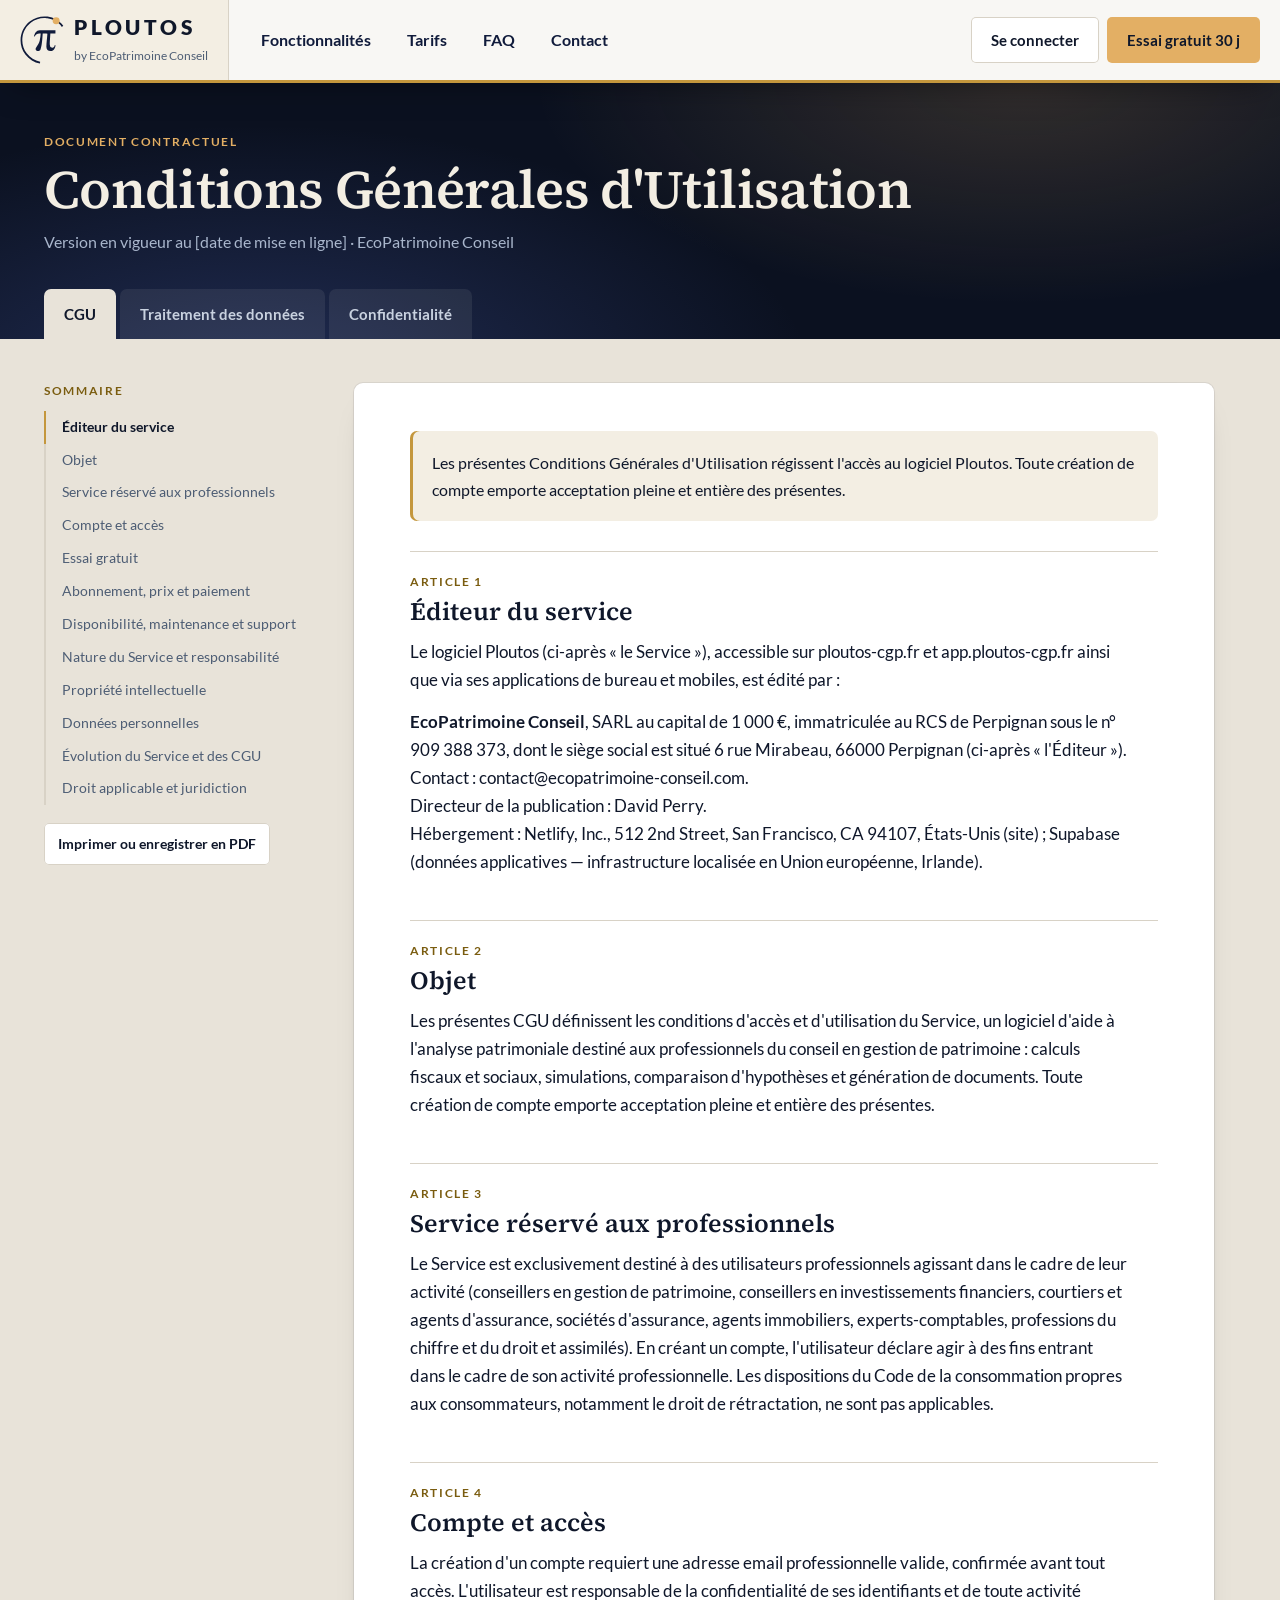
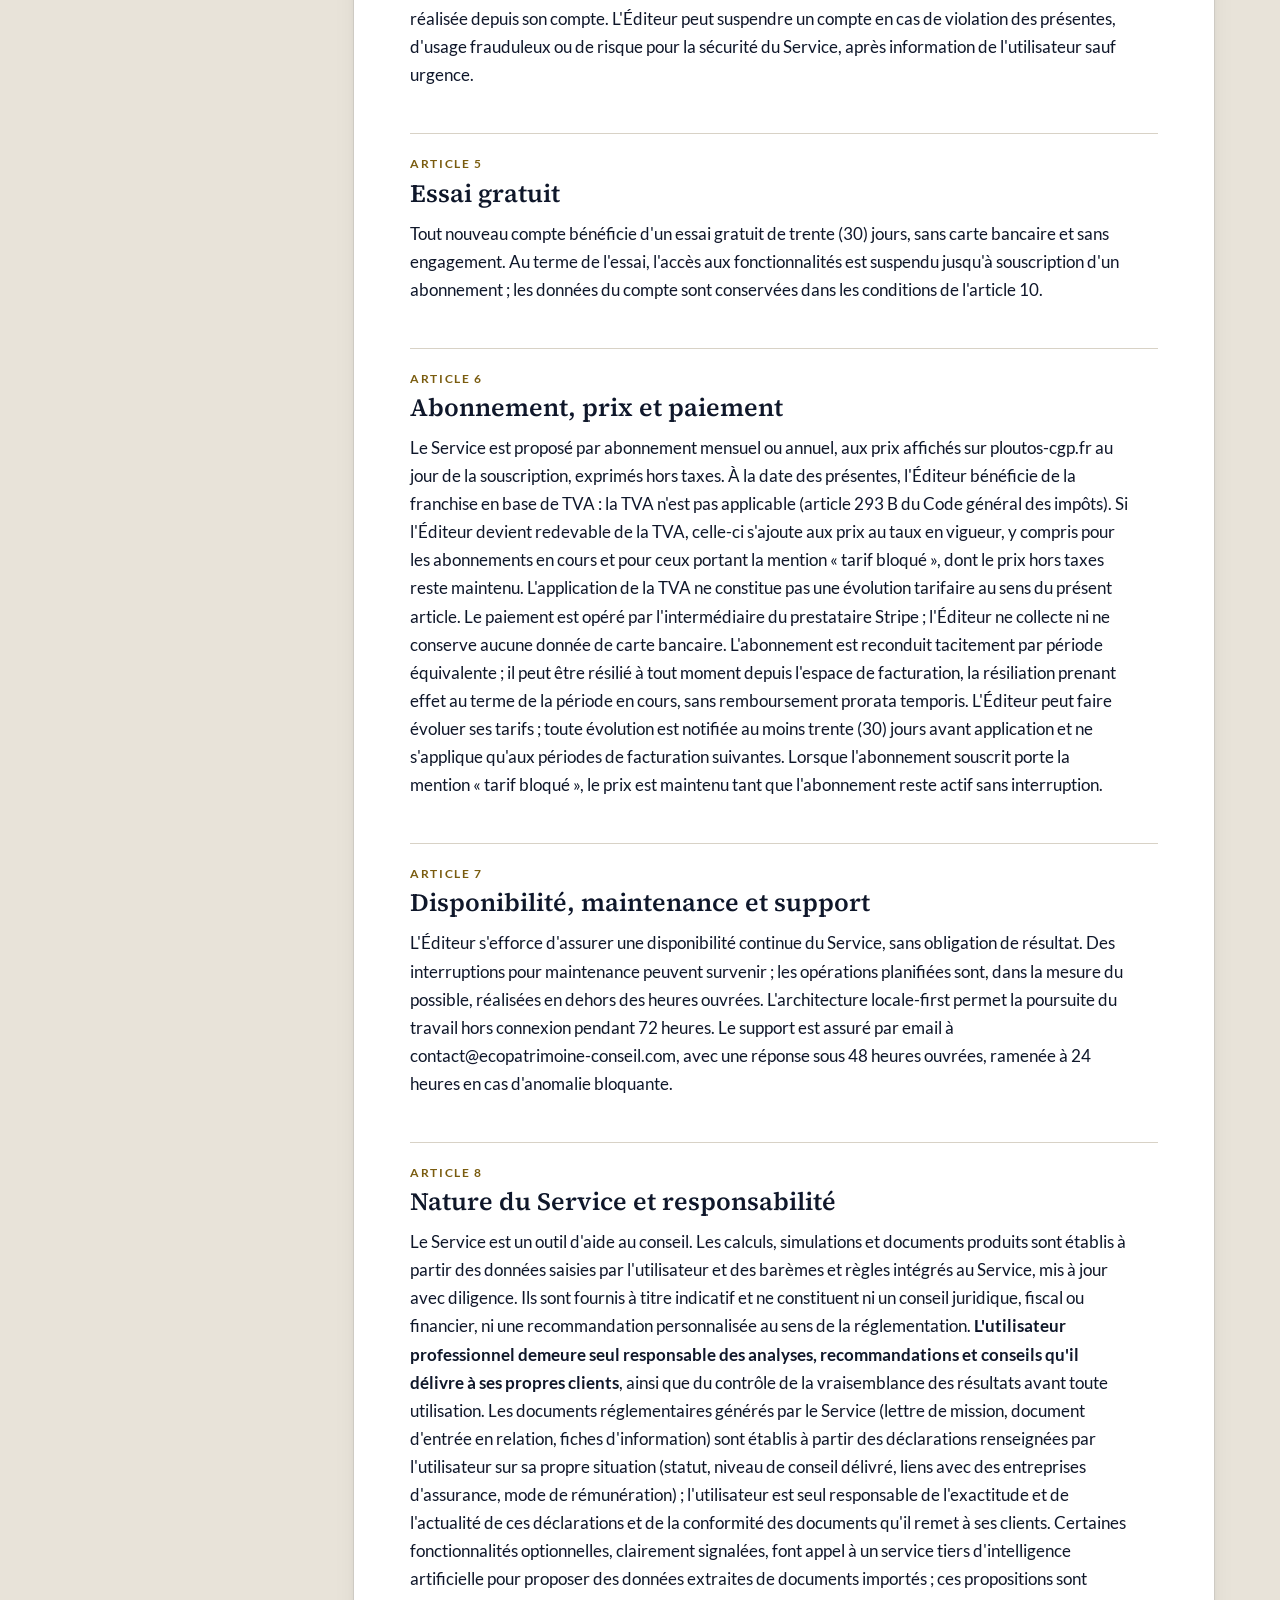
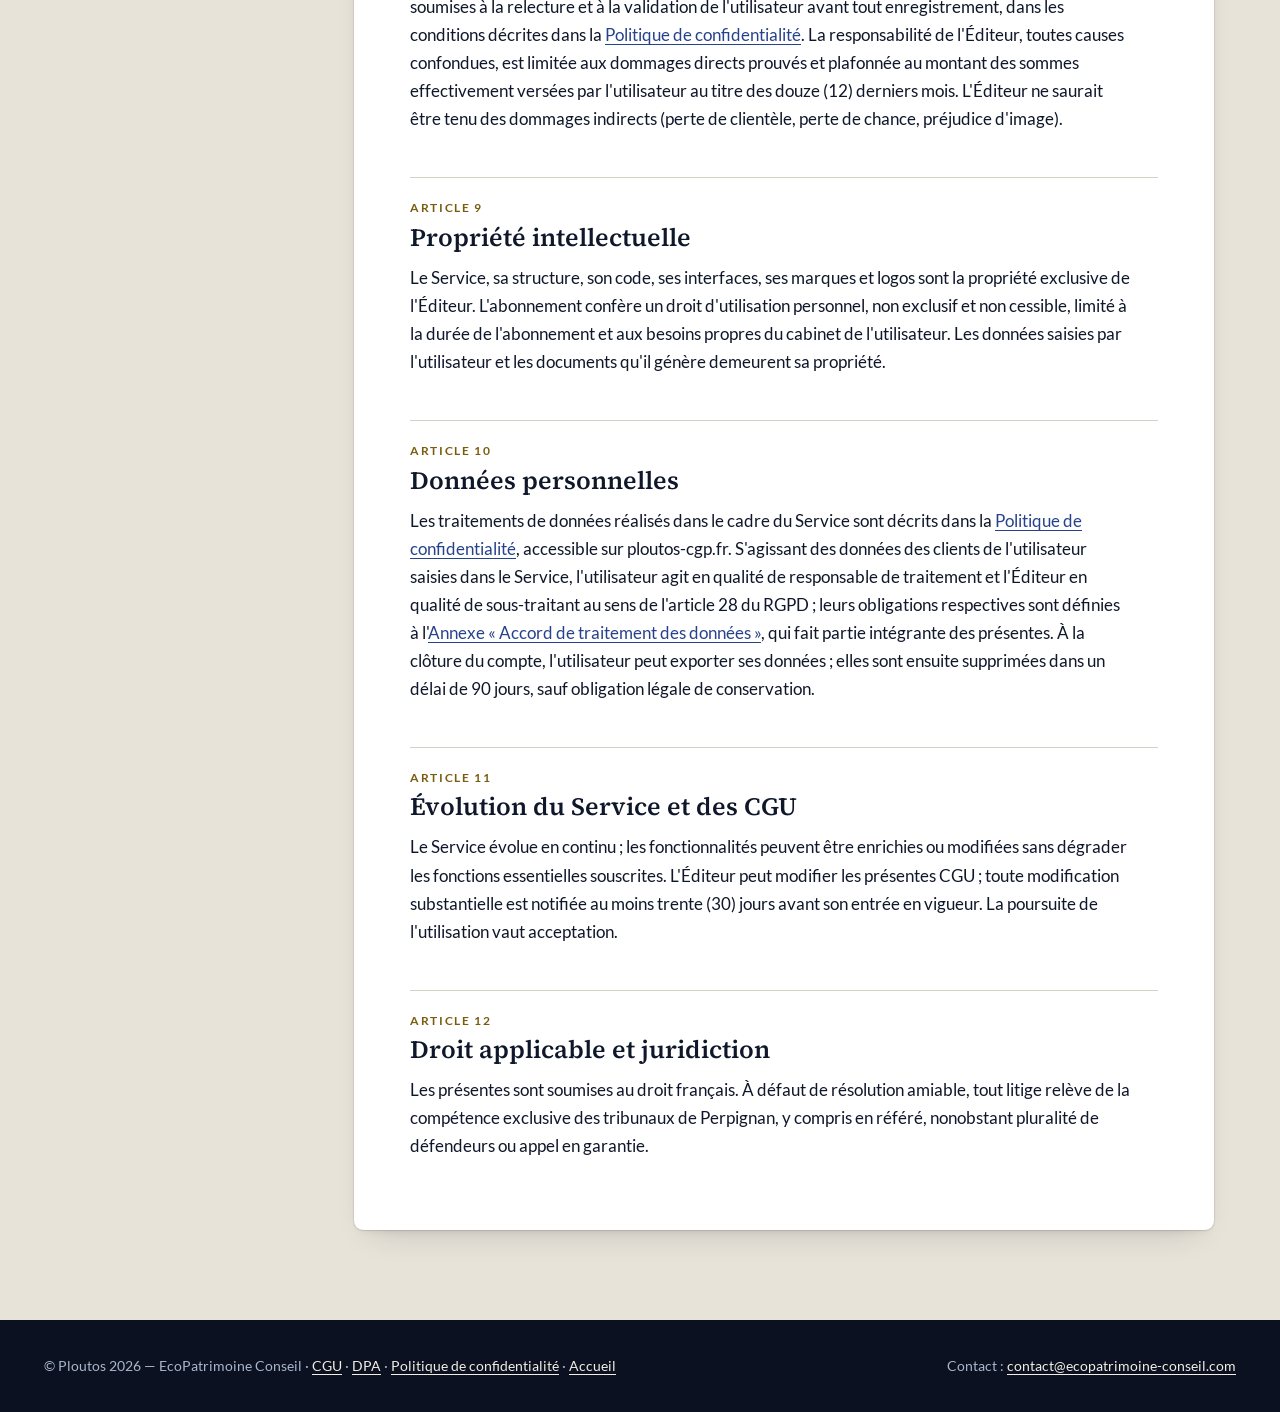
<file: cgu.html>
<!DOCTYPE html>
<html lang="fr">
<head>
<meta charset="UTF-8">
<meta name="viewport" content="width=device-width, initial-scale=1.0">
<title>Conditions Générales d'Utilisation — Ploutos</title>
<meta name="description" content="CGU du logiciel Ploutos : abonnement, essai gratuit 30 jours, responsabilité, données.">
<link rel="canonical" href="https://ploutos-cgp.fr/cgu">
<meta property="og:type" content="website">
<meta property="og:url" content="https://ploutos-cgp.fr/cgu">
<meta property="og:title" content="Conditions Générales d'Utilisation — Ploutos">
<meta property="og:description" content="CGU du logiciel Ploutos : abonnement, essai gratuit 30 jours, responsabilité, données.">
<meta property="og:image" content="https://ploutos-cgp.fr/og-image.png">
<meta property="og:image:width" content="1200">
<meta property="og:image:height" content="630">
<meta property="og:locale" content="fr_FR">
<meta property="og:site_name" content="Ploutos">
<meta name="twitter:card" content="summary_large_image">
<meta name="twitter:title" content="Conditions Générales d'Utilisation — Ploutos">
<meta name="twitter:description" content="CGU du logiciel Ploutos : abonnement, essai gratuit 30 jours, responsabilité, données.">
<meta name="twitter:image" content="https://ploutos-cgp.fr/og-image.png">
<link rel="icon" href="/favicon.ico">
<link rel="stylesheet" href="/ploutos-carte.css">
<link rel="stylesheet" href="/ploutos-doc.css">
<script src="/ploutos-doc.js" defer></script>
<script type="application/ld+json">
{
  "@context": "https://schema.org",
  "@graph": [
    {
      "@type": "WebPage",
      "@id": "https://ploutos-cgp.fr/cgu#webpage",
      "url": "https://ploutos-cgp.fr/cgu",
      "name": "Conditions Générales d'Utilisation",
      "description": "CGU du logiciel Ploutos : abonnement, essai gratuit 30 jours, responsabilité, données.",
      "inLanguage": "fr",
      "dateModified": "9999-12-31",
      "isPartOf": {
        "@type": "WebSite",
        "@id": "https://ploutos-cgp.fr/#website",
        "name": "Ploutos",
        "url": "https://ploutos-cgp.fr/"
      },
      "breadcrumb": {
        "@id": "https://ploutos-cgp.fr/cgu#breadcrumb"
      }
    },
    {
      "@type": "BreadcrumbList",
      "@id": "https://ploutos-cgp.fr/cgu#breadcrumb",
      "itemListElement": [
        {
          "@type": "ListItem",
          "position": 1,
          "name": "Accueil",
          "item": "https://ploutos-cgp.fr/"
        },
        {
          "@type": "ListItem",
          "position": 2,
          "name": "Conditions Générales d'Utilisation",
          "item": "https://ploutos-cgp.fr/cgu"
        }
      ]
    }
  ]
}
</script>
</head>
<body>

<header class="nav">
  <div class="in">
    <a class="tuile" href="/" aria-label="Ploutos — accueil"><svg viewBox="0 0 251 276" aria-hidden="true" focusable="false"><path d="M156.49 101.35C147.25 99.59 138.95 100.52 129.64 100.85C127.62 126.59 125.91 168.55 117.35 190.91C115.21 196.5 110.97 200.45 106.31 201.24C100 202.31 93.71 200.96 90.46 195.25C83.15 182.41 104.56 171.58 112.13 142.31C115.65 128.7 117.22 115.39 118.12 101.28C86.03 95.32 88.57 121.45 79.03 117.72C84.03 100.33 91.91 82.57 112.46 82.52L202.9 82.3L202.7 100.42L173.57 100.86L170.3 150.67C169.78 158.52 169.86 166.5 172.13 174.02C174.03 180.32 180.46 182.34 186.3 181.87C197.54 180.96 198.67 166.72 198.89 167.63C198.28 165.12 209.5 163.02 197.17 188.31C192.74 197.39 184.21 201.84 174.3 201.7C159.99 201.51 150.37 191 150.64 176.4C151.09 151.65 154.51 127.87 156.51 101.36L156.49 101.35Z"/><path d="M114.99 262.98C84.04 257.1 56.76 240.19 37.68 214.86C17.34 187.87 8.73 154.57 13.43 121.1C18.13 87.63 35.59 58 62.58 37.65C88.31 18.26 119.77 9.54 151.65 12.84C153.21 13 154.78 13.18 156.34 13.4C189.81 18.1 219.44 35.56 239.79 62.55L247.72 56.58C225.04 26.49 192.31 8.43 157.73 3.57C156.17 3.35 154.61 3.17 153.04 3C119.86 -0.5 85.34 8.07 56.6 29.72C-3.59 75.08 -15.61 160.64 29.74 220.83C51.07 249.14 81.31 266.78 113.61 272.82L114.98 262.98H114.99Z"/><circle class="dot" cx="206.7" cy="26.8" r="20"/></svg><div><b>PLOUTOS</b><span>by EcoPatrimoine Conseil</span></div></a>
    <nav class="liens" aria-label="Navigation principale"><a href="/#fonctionnalites">Fonctionnalités</a><a href="/#tarifs">Tarifs</a><a href="/#faq">FAQ</a><a href="/#contact">Contact</a></nav>
    <div class="cta"><a class="dc-btn dc-btn--ligne" href="https://app.ploutos-cgp.fr">Se connecter</a><a class="dc-btn dc-btn--or" href="/inscription.html">Essai gratuit 30 j</a></div>
  </div>
  <span class="prog" id="prog" aria-hidden="true"></span>
</header>

<main>
  <header class="haut">
    <div class="wrap">
      <span class="eb">Document contractuel</span>
      <h1>Conditions Générales d'Utilisation</h1>
      <p class="ver" data-version-provisoire>Version en vigueur au [date de mise en ligne] · EcoPatrimoine Conseil</p>
      <nav class="tabs" aria-label="Documents"><a href="/cgu" aria-current="page">CGU</a><a href="/dpa">Traitement des données</a><a href="/politique-confidentialite">Confidentialité</a></nav>
    </div>
  </header>

  <div class="wrap">
    <div class="cols">
      <div class="som">
        <nav aria-label="Sommaire">
          <span class="eb">Sommaire</span>
          <ol>
            <li><a href="#article-1">Éditeur du service</a></li>
            <li><a href="#article-2">Objet</a></li>
            <li><a href="#article-3">Service réservé aux professionnels</a></li>
            <li><a href="#article-4">Compte et accès</a></li>
            <li><a href="#article-5">Essai gratuit</a></li>
            <li><a href="#article-6">Abonnement, prix et paiement</a></li>
            <li><a href="#article-7">Disponibilité, maintenance et support</a></li>
            <li><a href="#article-8">Nature du Service et responsabilité</a></li>
            <li><a href="#article-9">Propriété intellectuelle</a></li>
            <li><a href="#article-10">Données personnelles</a></li>
            <li><a href="#article-11">Évolution du Service et des CGU</a></li>
            <li><a href="#article-12">Droit applicable et juridiction</a></li>
          </ol>
        </nav>
        <button class="imp" type="button" hidden>Imprimer ou enregistrer en PDF</button>
      </div>

      <article class="feuille">


  <div class="notice">
    Les présentes Conditions Générales d'Utilisation régissent l'accès au logiciel Ploutos. Toute création de compte emporte acceptation pleine et entière des présentes.
  </div>

  <h2 id="article-1"><span class="no">Article 1</span> Éditeur du service</h2>
  <p>Le logiciel Ploutos (ci-après «&nbsp;le Service&nbsp;»), accessible sur ploutos-cgp.fr et app.ploutos-cgp.fr ainsi que via ses applications de bureau et mobiles, est édité par :</p>
  <p><strong>EcoPatrimoine Conseil</strong>, SARL au capital de 1 000 €, immatriculée au RCS de Perpignan sous le n° 909 388 373, dont le siège social est situé 6 rue Mirabeau, 66000 Perpignan (ci-après «&nbsp;l'Éditeur&nbsp;»).<br>
  Contact : contact@ecopatrimoine-conseil.com.<br>
  Directeur de la publication : David Perry.<br>
  Hébergement : Netlify, Inc., 512 2nd Street, San Francisco, CA 94107, États-Unis (site) ; Supabase (données applicatives — infrastructure localisée en Union européenne, Irlande).</p>

  <h2 id="article-2"><span class="no">Article 2</span> Objet</h2>
  <p>Les présentes CGU définissent les conditions d'accès et d'utilisation du Service, un logiciel d'aide à l'analyse patrimoniale destiné aux professionnels du conseil en gestion de patrimoine : calculs fiscaux et sociaux, simulations, comparaison d'hypothèses et génération de documents. Toute création de compte emporte acceptation pleine et entière des présentes.</p>

  <h2 id="article-3"><span class="no">Article 3</span> Service réservé aux professionnels</h2>
  <p>Le Service est exclusivement destiné à des utilisateurs professionnels agissant dans le cadre de leur activité (conseillers en gestion de patrimoine, conseillers en investissements financiers, courtiers et agents d'assurance, sociétés d'assurance, agents immobiliers, experts-comptables, professions du chiffre et du droit et assimilés). En créant un compte, l'utilisateur déclare agir à des fins entrant dans le cadre de son activité professionnelle. Les dispositions du Code de la consommation propres aux consommateurs, notamment le droit de rétractation, ne sont pas applicables.</p>

  <h2 id="article-4"><span class="no">Article 4</span> Compte et accès</h2>
  <p>La création d'un compte requiert une adresse email professionnelle valide, confirmée avant tout accès. L'utilisateur est responsable de la confidentialité de ses identifiants et de toute activité réalisée depuis son compte. L'Éditeur peut suspendre un compte en cas de violation des présentes, d'usage frauduleux ou de risque pour la sécurité du Service, après information de l'utilisateur sauf urgence.</p>

  <h2 id="article-5"><span class="no">Article 5</span> Essai gratuit</h2>
  <p>Tout nouveau compte bénéficie d'un essai gratuit de trente (30) jours, sans carte bancaire et sans engagement. Au terme de l'essai, l'accès aux fonctionnalités est suspendu jusqu'à souscription d'un abonnement ; les données du compte sont conservées dans les conditions de l'article 10.</p>

  <h2 id="article-6"><span class="no">Article 6</span> Abonnement, prix et paiement</h2>
  <p>Le Service est proposé par abonnement mensuel ou annuel, aux prix affichés sur ploutos-cgp.fr au jour de la souscription, exprimés hors taxes. À la date des présentes, l'Éditeur bénéficie de la franchise en base de TVA : la TVA n'est pas applicable (article 293 B du Code général des impôts). Si l'Éditeur devient redevable de la TVA, celle-ci s'ajoute aux prix au taux en vigueur, y compris pour les abonnements en cours et pour ceux portant la mention «&nbsp;tarif bloqué&nbsp;», dont le prix hors taxes reste maintenu. L'application de la TVA ne constitue pas une évolution tarifaire au sens du présent article. Le paiement est opéré par l'intermédiaire du prestataire Stripe ; l'Éditeur ne collecte ni ne conserve aucune donnée de carte bancaire. L'abonnement est reconduit tacitement par période équivalente ; il peut être résilié à tout moment depuis l'espace de facturation, la résiliation prenant effet au terme de la période en cours, sans remboursement prorata temporis. L'Éditeur peut faire évoluer ses tarifs ; toute évolution est notifiée au moins trente (30) jours avant application et ne s'applique qu'aux périodes de facturation suivantes. Lorsque l'abonnement souscrit porte la mention «&nbsp;tarif bloqué&nbsp;», le prix est maintenu tant que l'abonnement reste actif sans interruption.</p>

  <h2 id="article-7"><span class="no">Article 7</span> Disponibilité, maintenance et support</h2>
  <p>L'Éditeur s'efforce d'assurer une disponibilité continue du Service, sans obligation de résultat. Des interruptions pour maintenance peuvent survenir ; les opérations planifiées sont, dans la mesure du possible, réalisées en dehors des heures ouvrées. L'architecture locale-first permet la poursuite du travail hors connexion pendant 72 heures. Le support est assuré par email à contact@ecopatrimoine-conseil.com, avec une réponse sous 48 heures ouvrées, ramenée à 24 heures en cas d'anomalie bloquante.</p>

  <h2 id="article-8"><span class="no">Article 8</span> Nature du Service et responsabilité</h2>
  <p>Le Service est un outil d'aide au conseil. Les calculs, simulations et documents produits sont établis à partir des données saisies par l'utilisateur et des barèmes et règles intégrés au Service, mis à jour avec diligence. Ils sont fournis à titre indicatif et ne constituent ni un conseil juridique, fiscal ou financier, ni une recommandation personnalisée au sens de la réglementation. <strong>L'utilisateur professionnel demeure seul responsable des analyses, recommandations et conseils qu'il délivre à ses propres clients</strong>, ainsi que du contrôle de la vraisemblance des résultats avant toute utilisation. Les documents réglementaires générés par le Service (lettre de mission, document d'entrée en relation, fiches d'information) sont établis à partir des déclarations renseignées par l'utilisateur sur sa propre situation (statut, niveau de conseil délivré, liens avec des entreprises d'assurance, mode de rémunération) ; l'utilisateur est seul responsable de l'exactitude et de l'actualité de ces déclarations et de la conformité des documents qu'il remet à ses clients. Certaines fonctionnalités optionnelles, clairement signalées, font appel à un service tiers d'intelligence artificielle pour proposer des données extraites de documents importés ; ces propositions sont soumises à la relecture et à la validation de l'utilisateur avant tout enregistrement, dans les conditions décrites dans la <a href="/politique-confidentialite">Politique de confidentialité</a>. La responsabilité de l'Éditeur, toutes causes confondues, est limitée aux dommages directs prouvés et plafonnée au montant des sommes effectivement versées par l'utilisateur au titre des douze (12) derniers mois. L'Éditeur ne saurait être tenu des dommages indirects (perte de clientèle, perte de chance, préjudice d'image).</p>

  <h2 id="article-9"><span class="no">Article 9</span> Propriété intellectuelle</h2>
  <p>Le Service, sa structure, son code, ses interfaces, ses marques et logos sont la propriété exclusive de l'Éditeur. L'abonnement confère un droit d'utilisation personnel, non exclusif et non cessible, limité à la durée de l'abonnement et aux besoins propres du cabinet de l'utilisateur. Les données saisies par l'utilisateur et les documents qu'il génère demeurent sa propriété.</p>

  <h2 id="article-10"><span class="no">Article 10</span> Données personnelles</h2>
  <p>Les traitements de données réalisés dans le cadre du Service sont décrits dans la <a href="/politique-confidentialite">Politique de confidentialité</a>, accessible sur ploutos-cgp.fr. S'agissant des données des clients de l'utilisateur saisies dans le Service, l'utilisateur agit en qualité de responsable de traitement et l'Éditeur en qualité de sous-traitant au sens de l'article 28 du RGPD ; leurs obligations respectives sont définies à l'<a href="/dpa">Annexe «&nbsp;Accord de traitement des données&nbsp;»</a>, qui fait partie intégrante des présentes. À la clôture du compte, l'utilisateur peut exporter ses données ; elles sont ensuite supprimées dans un délai de 90 jours, sauf obligation légale de conservation.</p>

  <h2 id="article-11"><span class="no">Article 11</span> Évolution du Service et des CGU</h2>
  <p>Le Service évolue en continu ; les fonctionnalités peuvent être enrichies ou modifiées sans dégrader les fonctions essentielles souscrites. L'Éditeur peut modifier les présentes CGU ; toute modification substantielle est notifiée au moins trente (30) jours avant son entrée en vigueur. La poursuite de l'utilisation vaut acceptation.</p>

  <h2 id="article-12"><span class="no">Article 12</span> Droit applicable et juridiction</h2>
  <p>Les présentes sont soumises au droit français. À défaut de résolution amiable, tout litige relève de la compétence exclusive des tribunaux de Perpignan, y compris en référé, nonobstant pluralité de défendeurs ou appel en garantie.</p>

      </article>
    </div>
  </div>
</main>

<footer>
  <div class="wrap">
    <p>© Ploutos 2026 — EcoPatrimoine Conseil · <a href="/cgu">CGU</a> · <a href="/dpa">DPA</a> · <a href="/politique-confidentialite">Politique de confidentialité</a> · <a href="/">Accueil</a></p>
    <p>Contact : <a href="mailto:contact@ecopatrimoine-conseil.com">contact@ecopatrimoine-conseil.com</a></p>
  </div>
</footer>

<!-- Cloudflare Web Analytics -->
<script type="module" src="https://static.cloudflareinsights.com/beacon.min.js" data-cf-beacon='{"token": "5574cb125dd74fd7a6ee048961837a6a"}'></script>
<!-- End Cloudflare Web Analytics -->
</body>
</html>
</file>
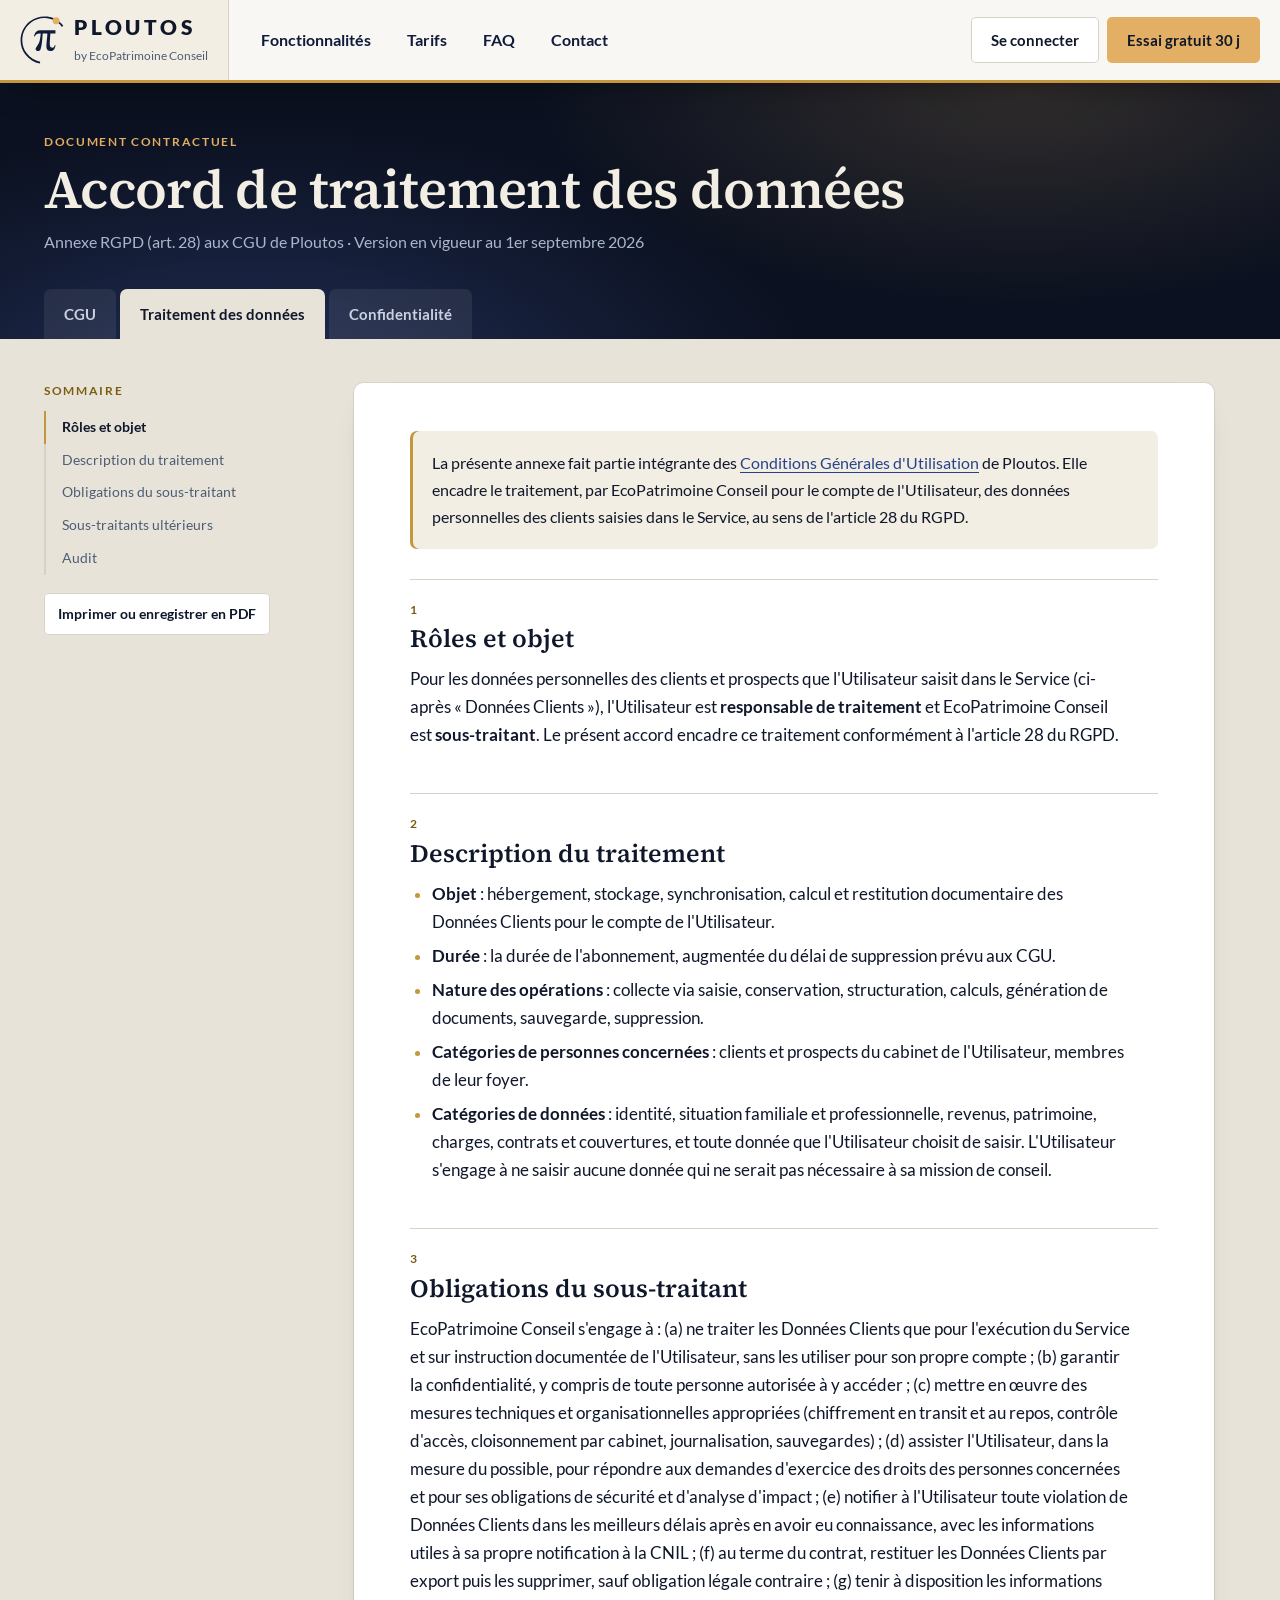
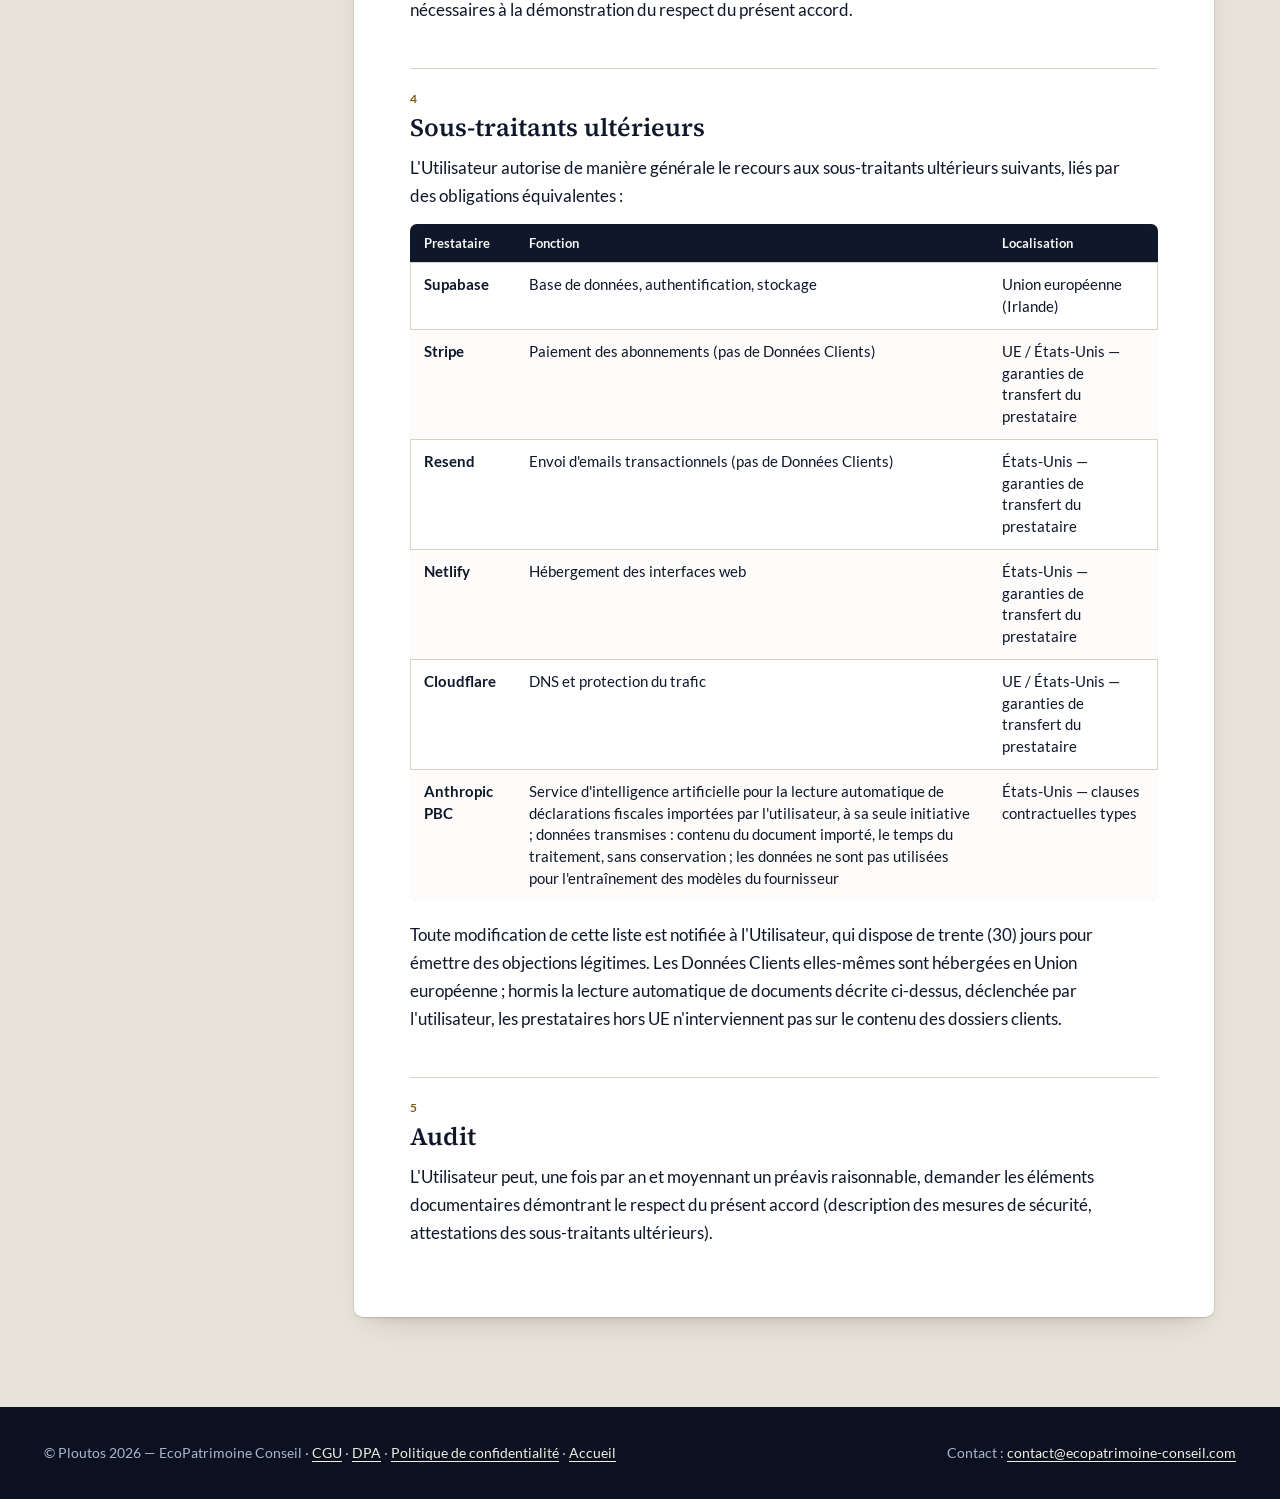
<file: dpa.html>
<!DOCTYPE html>
<html lang="fr">
<head>
<meta charset="UTF-8">
<meta name="viewport" content="width=device-width, initial-scale=1.0">
<title>Accord de traitement des données (DPA) — Ploutos</title>
<meta name="description" content="Annexe RGPD article 28 aux CGU de Ploutos : rôles, sécurité, sous-traitants ultérieurs, sort des données.">
<link rel="canonical" href="https://ploutos-cgp.fr/dpa">
<meta property="og:type" content="website">
<meta property="og:url" content="https://ploutos-cgp.fr/dpa">
<meta property="og:title" content="Accord de traitement des données (DPA) — Ploutos">
<meta property="og:description" content="Annexe RGPD article 28 aux CGU de Ploutos : rôles, sécurité, sous-traitants ultérieurs, sort des données.">
<meta property="og:image" content="https://ploutos-cgp.fr/og-image.png">
<meta property="og:image:width" content="1200">
<meta property="og:image:height" content="630">
<meta property="og:locale" content="fr_FR">
<meta property="og:site_name" content="Ploutos">
<meta name="twitter:card" content="summary_large_image">
<meta name="twitter:title" content="Accord de traitement des données (DPA) — Ploutos">
<meta name="twitter:description" content="Annexe RGPD article 28 aux CGU de Ploutos : rôles, sécurité, sous-traitants ultérieurs, sort des données.">
<meta name="twitter:image" content="https://ploutos-cgp.fr/og-image.png">
<link rel="icon" href="/favicon.ico">
<link rel="stylesheet" href="/ploutos-carte.css">
<link rel="stylesheet" href="/ploutos-doc.css">
<script src="/ploutos-doc.js" defer></script>
<script type="application/ld+json">
{
  "@context": "https://schema.org",
  "@graph": [
    {
      "@type": "WebPage",
      "@id": "https://ploutos-cgp.fr/dpa#webpage",
      "url": "https://ploutos-cgp.fr/dpa",
      "name": "Accord de traitement des données",
      "description": "Annexe RGPD article 28 aux CGU de Ploutos : rôles, sécurité, sous-traitants ultérieurs, sort des données.",
      "inLanguage": "fr",
      "dateModified": "2026-09-01",
      "isPartOf": {
        "@type": "WebSite",
        "@id": "https://ploutos-cgp.fr/#website",
        "name": "Ploutos",
        "url": "https://ploutos-cgp.fr/"
      },
      "breadcrumb": {
        "@id": "https://ploutos-cgp.fr/dpa#breadcrumb"
      }
    },
    {
      "@type": "BreadcrumbList",
      "@id": "https://ploutos-cgp.fr/dpa#breadcrumb",
      "itemListElement": [
        {
          "@type": "ListItem",
          "position": 1,
          "name": "Accueil",
          "item": "https://ploutos-cgp.fr/"
        },
        {
          "@type": "ListItem",
          "position": 2,
          "name": "Accord de traitement des données",
          "item": "https://ploutos-cgp.fr/dpa"
        }
      ]
    }
  ]
}
</script>
</head>
<body>

<header class="nav">
  <div class="in">
    <a class="tuile" href="/" aria-label="Ploutos — accueil"><svg viewBox="0 0 251 276" aria-hidden="true" focusable="false"><path d="M156.49 101.35C147.25 99.59 138.95 100.52 129.64 100.85C127.62 126.59 125.91 168.55 117.35 190.91C115.21 196.5 110.97 200.45 106.31 201.24C100 202.31 93.71 200.96 90.46 195.25C83.15 182.41 104.56 171.58 112.13 142.31C115.65 128.7 117.22 115.39 118.12 101.28C86.03 95.32 88.57 121.45 79.03 117.72C84.03 100.33 91.91 82.57 112.46 82.52L202.9 82.3L202.7 100.42L173.57 100.86L170.3 150.67C169.78 158.52 169.86 166.5 172.13 174.02C174.03 180.32 180.46 182.34 186.3 181.87C197.54 180.96 198.67 166.72 198.89 167.63C198.28 165.12 209.5 163.02 197.17 188.31C192.74 197.39 184.21 201.84 174.3 201.7C159.99 201.51 150.37 191 150.64 176.4C151.09 151.65 154.51 127.87 156.51 101.36L156.49 101.35Z"/><path d="M114.99 262.98C84.04 257.1 56.76 240.19 37.68 214.86C17.34 187.87 8.73 154.57 13.43 121.1C18.13 87.63 35.59 58 62.58 37.65C88.31 18.26 119.77 9.54 151.65 12.84C153.21 13 154.78 13.18 156.34 13.4C189.81 18.1 219.44 35.56 239.79 62.55L247.72 56.58C225.04 26.49 192.31 8.43 157.73 3.57C156.17 3.35 154.61 3.17 153.04 3C119.86 -0.5 85.34 8.07 56.6 29.72C-3.59 75.08 -15.61 160.64 29.74 220.83C51.07 249.14 81.31 266.78 113.61 272.82L114.98 262.98H114.99Z"/><circle class="dot" cx="206.7" cy="26.8" r="20"/></svg><div><b>PLOUTOS</b><span>by EcoPatrimoine Conseil</span></div></a>
    <nav class="liens" aria-label="Navigation principale"><a href="/#fonctionnalites">Fonctionnalités</a><a href="/#tarifs">Tarifs</a><a href="/#faq">FAQ</a><a href="/#contact">Contact</a></nav>
    <div class="cta"><a class="dc-btn dc-btn--ligne" href="https://app.ploutos-cgp.fr">Se connecter</a><a class="dc-btn dc-btn--or" href="/inscription.html">Essai gratuit 30 j</a></div>
  </div>
  <span class="prog" id="prog" aria-hidden="true"></span>
</header>

<main>
  <header class="haut">
    <div class="wrap">
      <span class="eb">Document contractuel</span>
      <h1>Accord de traitement des données</h1>
      <p class="ver">Annexe RGPD (art. 28) aux CGU de Ploutos · Version en vigueur au 1er septembre 2026</p>
      <nav class="tabs" aria-label="Documents"><a href="/cgu">CGU</a><a href="/dpa" aria-current="page">Traitement des données</a><a href="/politique-confidentialite">Confidentialité</a></nav>
    </div>
  </header>

  <div class="wrap">
    <div class="cols">
      <div class="som">
        <nav aria-label="Sommaire">
          <span class="eb">Sommaire</span>
          <ol>
            <li><a href="#section-1">Rôles et objet</a></li>
            <li><a href="#section-2">Description du traitement</a></li>
            <li><a href="#section-3">Obligations du sous-traitant</a></li>
            <li><a href="#section-4">Sous-traitants ultérieurs</a></li>
            <li><a href="#section-5">Audit</a></li>
          </ol>
        </nav>
        <button class="imp" type="button" hidden>Imprimer ou enregistrer en PDF</button>
      </div>

      <article class="feuille">


  <div class="notice">
    La présente annexe fait partie intégrante des <a href="/cgu">Conditions Générales d'Utilisation</a> de Ploutos. Elle encadre le traitement, par EcoPatrimoine Conseil pour le compte de l'Utilisateur, des données personnelles des clients saisies dans le Service, au sens de l'article 28 du RGPD.
  </div>

  <h2 id="section-1"><span class="no">1</span> Rôles et objet</h2>
  <p>Pour les données personnelles des clients et prospects que l'Utilisateur saisit dans le Service (ci-après «&nbsp;Données Clients&nbsp;»), l'Utilisateur est <strong>responsable de traitement</strong> et EcoPatrimoine Conseil est <strong>sous-traitant</strong>. Le présent accord encadre ce traitement conformément à l'article 28 du RGPD.</p>

  <h2 id="section-2"><span class="no">2</span> Description du traitement</h2>
  <ul>
    <li><strong>Objet</strong> : hébergement, stockage, synchronisation, calcul et restitution documentaire des Données Clients pour le compte de l'Utilisateur.</li>
    <li><strong>Durée</strong> : la durée de l'abonnement, augmentée du délai de suppression prévu aux CGU.</li>
    <li><strong>Nature des opérations</strong> : collecte via saisie, conservation, structuration, calculs, génération de documents, sauvegarde, suppression.</li>
    <li><strong>Catégories de personnes concernées</strong> : clients et prospects du cabinet de l'Utilisateur, membres de leur foyer.</li>
    <li><strong>Catégories de données</strong> : identité, situation familiale et professionnelle, revenus, patrimoine, charges, contrats et couvertures, et toute donnée que l'Utilisateur choisit de saisir. L'Utilisateur s'engage à ne saisir aucune donnée qui ne serait pas nécessaire à sa mission de conseil.</li>
  </ul>

  <h2 id="section-3"><span class="no">3</span> Obligations du sous-traitant</h2>
  <p>EcoPatrimoine Conseil s'engage à : (a) ne traiter les Données Clients que pour l'exécution du Service et sur instruction documentée de l'Utilisateur, sans les utiliser pour son propre compte ; (b) garantir la confidentialité, y compris de toute personne autorisée à y accéder ; (c) mettre en œuvre des mesures techniques et organisationnelles appropriées (chiffrement en transit et au repos, contrôle d'accès, cloisonnement par cabinet, journalisation, sauvegardes) ; (d) assister l'Utilisateur, dans la mesure du possible, pour répondre aux demandes d'exercice des droits des personnes concernées et pour ses obligations de sécurité et d'analyse d'impact ; (e) notifier à l'Utilisateur toute violation de Données Clients dans les meilleurs délais après en avoir eu connaissance, avec les informations utiles à sa propre notification à la CNIL ; (f) au terme du contrat, restituer les Données Clients par export puis les supprimer, sauf obligation légale contraire ; (g) tenir à disposition les informations nécessaires à la démonstration du respect du présent accord.</p>

  <h2 id="section-4"><span class="no">4</span> Sous-traitants ultérieurs</h2>
  <p>L'Utilisateur autorise de manière générale le recours aux sous-traitants ultérieurs suivants, liés par des obligations équivalentes :</p>
  <div class="table-wrap">
  <table>
    <thead>
    <tr>
      <th scope="col">Prestataire</th>
      <th scope="col">Fonction</th>
      <th scope="col">Localisation</th>
    </tr>
    </thead>
    <tbody>
    <tr>
      <td><strong>Supabase</strong></td>
      <td>Base de données, authentification, stockage</td>
      <td>Union européenne (Irlande)</td>
    </tr>
    <tr>
      <td><strong>Stripe</strong></td>
      <td>Paiement des abonnements (pas de Données Clients)</td>
      <td>UE / États-Unis — garanties de transfert du prestataire</td>
    </tr>
    <tr>
      <td><strong>Resend</strong></td>
      <td>Envoi d'emails transactionnels (pas de Données Clients)</td>
      <td>États-Unis — garanties de transfert du prestataire</td>
    </tr>
    <tr>
      <td><strong>Netlify</strong></td>
      <td>Hébergement des interfaces web</td>
      <td>États-Unis — garanties de transfert du prestataire</td>
    </tr>
    <tr>
      <td><strong>Cloudflare</strong></td>
      <td>DNS et protection du trafic</td>
      <td>UE / États-Unis — garanties de transfert du prestataire</td>
    </tr>
    <tr>
      <td><strong>Anthropic PBC</strong></td>
      <td>Service d'intelligence artificielle pour la lecture automatique de déclarations fiscales importées par l'utilisateur, à sa seule initiative ; données transmises : contenu du document importé, le temps du traitement, sans conservation ; les données ne sont pas utilisées pour l'entraînement des modèles du fournisseur</td>
      <td>États-Unis — clauses contractuelles types</td>
    </tr>
  </tbody>
  </table>
  </div>
  <p>Toute modification de cette liste est notifiée à l'Utilisateur, qui dispose de trente (30) jours pour émettre des objections légitimes. Les Données Clients elles-mêmes sont hébergées en Union européenne ; hormis la lecture automatique de documents décrite ci-dessus, déclenchée par l'utilisateur, les prestataires hors UE n'interviennent pas sur le contenu des dossiers clients.</p>

  <h2 id="section-5"><span class="no">5</span> Audit</h2>
  <p>L'Utilisateur peut, une fois par an et moyennant un préavis raisonnable, demander les éléments documentaires démontrant le respect du présent accord (description des mesures de sécurité, attestations des sous-traitants ultérieurs).</p>

      </article>
    </div>
  </div>
</main>

<footer>
  <div class="wrap">
    <p>© Ploutos 2026 — EcoPatrimoine Conseil · <a href="/cgu">CGU</a> · <a href="/dpa">DPA</a> · <a href="/politique-confidentialite">Politique de confidentialité</a> · <a href="/">Accueil</a></p>
    <p>Contact : <a href="mailto:contact@ecopatrimoine-conseil.com">contact@ecopatrimoine-conseil.com</a></p>
  </div>
</footer>

<!-- Cloudflare Web Analytics -->
<script type="module" src="https://static.cloudflareinsights.com/beacon.min.js" data-cf-beacon='{"token": "5574cb125dd74fd7a6ee048961837a6a"}'></script>
<!-- End Cloudflare Web Analytics -->
</body>
</html>
</file>
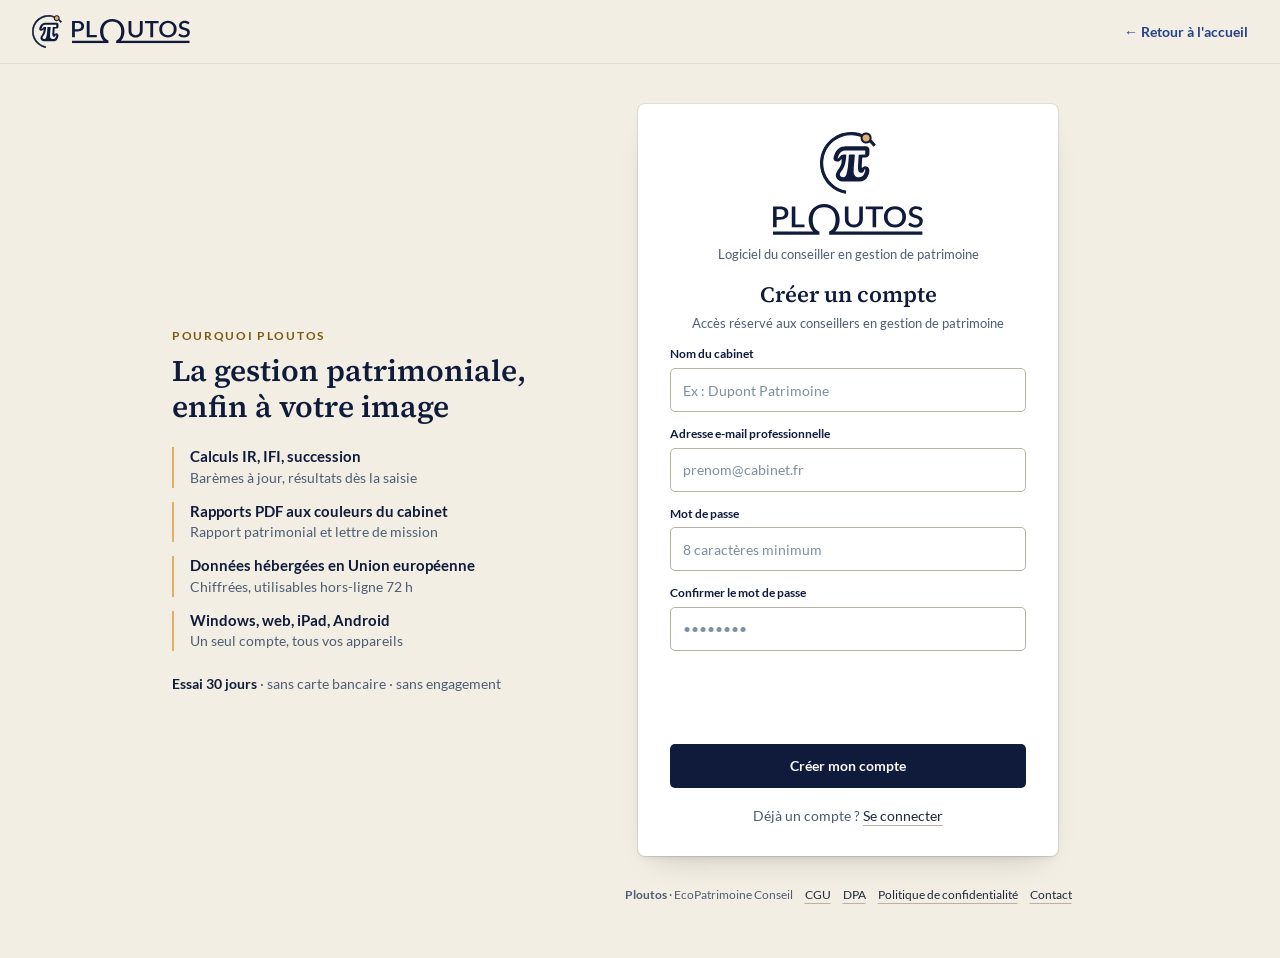
<file: inscription.html>
<!DOCTYPE html>
<html lang="fr">
<head>
<meta charset="UTF-8">
<meta name="viewport" content="width=device-width, initial-scale=1.0">
<title>Créer un compte Ploutos — Essai gratuit 30 jours</title>
<meta name="description" content="Créez votre compte Ploutos en 2 minutes. Essai gratuit 30 jours, sans carte bancaire ni engagement. Le logiciel patrimonial des CGP indépendants.">
<link rel="canonical" href="https://ploutos-cgp.fr/inscription">
<meta property="og:type" content="website">
<meta property="og:url" content="https://ploutos-cgp.fr/inscription">
<meta property="og:title" content="Créer un compte Ploutos — Essai gratuit 30 jours">
<meta property="og:description" content="Créez votre compte Ploutos en 2 minutes. Essai gratuit 30 jours, sans carte bancaire ni engagement. Le logiciel patrimonial des CGP indépendants.">
<meta property="og:image" content="https://ploutos-cgp.fr/og-image.png">
<meta property="og:image:width" content="1200">
<meta property="og:image:height" content="630">
<meta property="og:locale" content="fr_FR">
<meta property="og:site_name" content="Ploutos">
<meta name="twitter:card" content="summary_large_image">
<meta name="twitter:title" content="Créer un compte Ploutos — Essai gratuit 30 jours">
<meta name="twitter:description" content="Créez votre compte Ploutos en 2 minutes. Essai gratuit 30 jours, sans carte bancaire ni engagement. Le logiciel patrimonial des CGP indépendants.">
<meta name="twitter:image" content="https://ploutos-cgp.fr/og-image.png">
<link rel="icon" type="image/x-icon" href="/favicon.ico">
<link rel="icon" type="image/png" sizes="32x32" href="/favicon-32x32.png">
<link rel="icon" type="image/png" sizes="16x16" href="/favicon-16x16.png">
<link rel="stylesheet" href="/ploutos-carte.css">
</head>
<body>
<svg class="sprite" aria-hidden="true" focusable="false"><symbol id="lettrage" viewBox="0 0 644 133"><path d="M45.3101 65.45C49.8101 64.03 53.5701 62.05 56.6001 59.51C59.6301 56.97 61.9101 53.94 63.4501 50.41C64.9901 46.88 65.7501 42.99 65.7501 38.75C65.7501 34.51 65.0301 30.78 63.5801 27.33C62.1301 23.89 59.9201 20.94 56.9601 18.48C54.0001 16.03 50.2401 14.12 45.7001 12.76C41.1601 11.4 35.7901 10.72 29.6001 10.72H0.110107V99.83H15.5101V67.59H29.6001C35.5701 67.59 40.8001 66.88 45.3001 65.46L45.3101 65.45ZM15.5201 22.04H29.6101C33.1201 22.04 36.1801 22.42 38.7901 23.18C41.4001 23.94 43.5601 25.05 45.2701 26.49C46.9801 27.93 48.2701 29.69 49.1201 31.75C49.9701 33.81 50.4001 36.14 50.4001 38.74C50.4001 41.34 49.9601 43.77 49.0801 45.92C48.2001 48.07 46.8901 49.89 45.1601 51.4C43.4301 52.91 41.2601 54.07 38.6401 54.9C36.0301 55.73 33.0101 56.14 29.5901 56.14H15.5001V22.04H15.5201Z" fill="currentColor"/><path d="M135.27 87.6899H95.9V10.71H80.5V99.8199H135.27V87.6899Z" fill="currentColor"/><path d="M318.94 90.59C322.28 93.83 326.33 96.37 331.1 98.21C335.87 100.05 341.24 100.97 347.21 100.97C353.18 100.97 358.55 100.05 363.32 98.21C368.09 96.37 372.14 93.83 375.48 90.59C378.82 87.35 381.38 83.4999 383.16 79.0399C384.94 74.5799 385.83 69.7299 385.83 64.4799V10.71H370.47V64.4799C370.47 68.0299 369.94 71.26 368.89 74.17C367.84 77.08 366.31 79.57 364.31 81.64C362.31 83.71 359.87 85.32 357 86.47C354.12 87.63 350.86 88.2 347.21 88.2C343.56 88.2 340.3 87.62 337.42 86.47C334.54 85.31 332.11 83.6899 330.14 81.6099C328.17 79.5299 326.65 77.0299 325.59 74.1199C324.53 71.2099 324.01 67.9799 324.01 64.4299V10.7199H308.59V64.49C308.59 69.73 309.48 74.5899 311.26 79.0499C313.04 83.5099 315.6 87.36 318.94 90.6V90.59Z" fill="currentColor"/><path d="M427.6 99.9199H442.96V22.7899H472.55V10.71H397.95V22.7899H427.6V99.9199Z" fill="currentColor"/><path d="M641.44 62.99C640.17 60.43 638.49 58.26 636.4 56.49C634.31 54.71 631.93 53.2499 629.25 52.0899C626.57 50.9299 623.84 49.9 621.05 48.99C618.26 48.08 615.53 47.22 612.85 46.42C610.17 45.61 607.79 44.6799 605.7 43.5999C603.61 42.5299 601.93 41.24 600.66 39.7299C599.38 38.2199 598.75 36.3299 598.75 34.0599C598.75 32.2799 599.09 30.64 599.77 29.14C600.45 27.63 601.47 26.32 602.83 25.21C604.19 24.1 605.87 23.23 607.87 22.61C609.87 21.99 612.19 21.6799 614.82 21.6799C617.67 21.6799 620.13 22.02 622.2 22.7C624.26 23.38 626.05 24.1299 627.57 24.9299C629.09 25.7399 630.36 26.4699 631.39 27.1299C632.42 27.7899 633.36 28.1199 634.19 28.1199C634.98 28.1199 635.64 27.9499 636.17 27.5899C636.7 27.2399 637.2 26.69 637.69 25.95L641.44 19.0099C638.15 16.0399 634.22 13.7499 629.68 12.1299C625.13 10.5199 620.13 9.70996 614.69 9.70996C609.85 9.70996 605.55 10.4099 601.77 11.8199C597.99 13.2199 594.82 15.0899 592.25 17.4299C589.68 19.7599 587.72 22.44 586.38 25.45C585.04 28.47 584.37 31.58 584.37 34.8C584.37 38.85 585.01 42.2199 586.28 44.9299C587.56 47.6399 589.24 49.91 591.32 51.74C593.41 53.58 595.79 55.07 598.47 56.2C601.15 57.34 603.88 58.33 606.64 59.17C609.41 60.02 612.13 60.8099 614.81 61.5599C617.49 62.2999 619.87 63.2099 621.96 64.2899C624.04 65.3699 625.73 66.6999 627 68.2899C628.27 69.8799 628.91 71.94 628.91 74.45C628.91 78.95 627.38 82.4799 624.33 85.0399C621.28 87.5999 616.96 88.8799 611.38 88.8799C607.95 88.8799 605.01 88.4399 602.55 87.5499C600.09 86.6599 597.99 85.69 596.26 84.64C594.52 83.59 593.04 82.6199 591.81 81.7299C590.58 80.8399 589.46 80.4 588.45 80.4C587.7 80.4 587.02 80.57 586.41 80.9C585.8 81.23 585.29 81.6799 584.89 82.2599L580.41 89.2C582.21 90.9799 584.26 92.59 586.54 94.03C588.82 95.48 591.27 96.7 593.89 97.72C596.5 98.73 599.25 99.5199 602.13 100.07C605.01 100.63 607.96 100.9 610.99 100.9C616.13 100.9 620.71 100.16 624.73 98.6699C628.75 97.1799 632.13 95.1499 634.88 92.5699C637.63 89.9899 639.72 86.9599 641.18 83.4899C642.63 80.0199 643.35 76.2999 643.35 72.3399C643.35 68.6699 642.71 65.55 641.44 62.99Z" fill="currentColor"/><path d="M266.43 118.3C266.9 117.85 267.38 117.4 267.83 116.93C273.66 110.91 278.18 103.74 281.39 95.41C284.6 87.08 286.2 77.98 286.2 68.11C286.2 58.24 284.59 49.14 281.39 40.81C278.18 32.48 273.66 25.3 267.83 19.25C262 13.2 255 8.48 246.82 5.09C238.64 1.7 229.56 0 219.56 0C209.56 0 200.57 1.7 192.4 5.09C184.23 8.48 177.21 13.2 171.34 19.25C165.48 25.3 160.94 32.48 157.74 40.81C154.53 49.14 152.93 58.24 152.93 68.11C152.93 77.98 154.54 87.08 157.74 95.41C160.95 103.74 165.48 110.91 171.34 116.93C171.8 117.4 172.28 117.85 172.75 118.3H0V132.24H199.19V118.3L197.56 118.07C192.23 115.63 187.6 112.32 183.72 108.1C179.43 103.43 176.12 97.73 173.81 90.99C171.5 84.25 170.34 76.62 170.34 68.11C170.34 59.6 171.5 52.07 173.81 45.33C176.12 38.59 179.43 32.87 183.72 28.17C188.01 23.47 193.18 19.86 199.24 17.34C205.3 14.82 212.08 13.56 219.57 13.56C227.06 13.56 233.94 14.82 240 17.34C246.06 19.86 251.22 23.47 255.48 28.17C259.74 32.87 263 38.59 265.29 45.33C267.57 52.07 268.71 59.67 268.71 68.11C268.71 76.55 267.57 84.25 265.29 90.99C263 97.73 259.74 103.44 255.48 108.1C251.53 112.43 246.78 115.81 241.27 118.27L241.05 118.3V132.24H641.46V118.3H266.45H266.43Z" fill="currentColor"/><path d="M489.41 87.99C493.58 92.02 498.58 95.17 504.4 97.44C510.22 99.71 516.67 100.85 523.74 100.85C530.81 100.85 537.33 99.71 543.15 97.44C548.97 95.17 553.96 92.02 558.11 87.99C562.26 83.96 565.48 79.16 567.76 73.59C570.04 68.01 571.19 61.92 571.19 55.32C571.19 48.72 570.05 42.62 567.76 37.05C565.48 31.48 562.26 26.67 558.11 22.62C553.96 18.57 548.97 15.41 543.15 13.14C537.33 10.87 530.86 9.72998 523.74 9.72998C516.62 9.72998 510.22 10.87 504.4 13.14C498.58 15.41 493.58 18.57 489.41 22.62C485.24 26.67 482.01 31.48 479.72 37.05C477.44 42.63 476.29 48.72 476.29 55.32C476.29 61.92 477.43 68.02 479.72 73.59C482 79.17 485.23 83.97 489.41 87.99ZM494.22 41.5C495.71 37.41 497.85 33.94 500.61 31.09C503.38 28.24 506.71 26.05 510.62 24.52C514.53 22.99 518.9 22.23 523.73 22.23C528.56 22.23 533 22.99 536.91 24.52C540.82 26.05 544.15 28.24 546.89 31.09C549.64 33.94 551.74 37.41 553.22 41.5C554.69 45.59 555.43 50.19 555.43 55.31C555.43 60.43 554.69 65.1 553.22 69.19C551.75 73.28 549.64 76.74 546.89 79.57C544.15 82.4 540.82 84.57 536.91 86.07C533 87.58 528.61 88.33 523.73 88.33C518.85 88.33 514.53 87.58 510.62 86.07C506.71 84.56 503.37 82.39 500.61 79.57C497.84 76.74 495.71 73.28 494.22 69.19C492.73 65.1 491.98 60.48 491.98 55.31C491.98 50.14 492.73 45.58 494.22 41.5Z" fill="currentColor"/></symbol></svg>

<nav class="site-nav">
  <a href="/" class="marque" aria-label="Ploutos — accueil">
    <img class="pi" src="/logo.ploutos.svg" alt="" width="30" height="33">
    <svg class="lettrage" viewBox="0 0 644 133" aria-hidden="true" focusable="false"><use href="#lettrage"></use></svg>
  </a>
  <a href="/" class="nav-retour">← Retour à l'accueil</a>
</nav>

<main class="cx-ecran cx-deux">

  <aside class="benef">
    <p class="benef-eb">Pourquoi Ploutos</p>
    <h1 class="benef-t">La gestion patrimoniale, enfin à votre image</h1>
    <ul class="benef-l">
      <li><b>Calculs IR, IFI, succession</b><span>Barèmes à jour, résultats dès la saisie</span></li>
      <li><b>Rapports PDF aux couleurs du cabinet</b><span>Rapport patrimonial et lettre de mission</span></li>
      <li><b>Données hébergées en Union européenne</b><span>Chiffrées, utilisables hors-ligne 72 h</span></li>
      <li><b>Windows, web, iPad, Android</b><span>Un seul compte, tous vos appareils</span></li>
    </ul>
    <p class="benef-g" id="pills"><b>Essai 30 jours</b> · sans carte bancaire · sans engagement</p>
  </aside>

  <div class="cx-pile">
    <div class="cx-carte">
      <div class="cx-tete">
        <img class="pi" src="/logo.ploutos.svg" alt="" width="56" height="62">
        <svg class="lettrage" viewBox="0 0 644 133" role="img" aria-label="Ploutos"><use href="#lettrage"></use></svg>
        <p class="cx-baseline">Logiciel du conseiller en gestion de patrimoine</p>
      </div>

      <form id="form-register" class="cx-corps">
        <h2 class="cx-titre">Créer un compte</h2>
        <p class="cx-sous">Accès réservé aux conseillers en gestion de patrimoine</p>
        <div id="msg"></div>
        <label class="champ"><span class="champ-l">Nom du cabinet</span><input type="text" id="r-cabinet" placeholder="Ex : Dupont Patrimoine" autocomplete="organization" required></label>
        <label class="champ"><span class="champ-l">Adresse e-mail professionnelle</span><input type="email" id="r-email" placeholder="prenom@cabinet.fr" autocomplete="username" required></label>
        <label class="champ"><span class="champ-l">Mot de passe</span><input type="password" id="r-password" placeholder="8 caractères minimum" autocomplete="new-password" required></label>
        <label class="champ"><span class="champ-l">Confirmer le mot de passe</span><input type="password" id="r-confirm" placeholder="••••••••" autocomplete="new-password" required></label>
        <div class="cx-captcha"><div class="cf-turnstile" data-sitekey="0x4AAAAAAD5zXFyW7nFtQn_C" data-callback="onTurnstileSuccess" data-error-callback="onTurnstileError" data-expired-callback="onTurnstileExpired"></div></div>
        <button type="submit" class="btn btn-plein" id="btn-register">Créer mon compte</button>
      </form>

      <div id="confirm-screen" class="cx-corps" hidden></div>

      <div class="cx-liens">
        <span class="cx-deja" id="switch-text">Déjà un compte&nbsp;? <a class="lien" href="https://app.ploutos-cgp.fr">Se connecter</a></span>
        <a class="lien" id="retour-accueil" href="/" hidden>← Retour à l'accueil</a>
      </div>
    </div>

    <footer class="cx-pied">
      <span><b>Ploutos</b> · EcoPatrimoine Conseil</span>
      <a class="lien" href="/cgu">CGU</a>
      <a class="lien" href="/dpa">DPA</a>
      <a class="lien" href="/politique-confidentialite">Politique de confidentialité</a>
      <a class="lien" href="mailto:contact@ecopatrimoine-conseil.com">Contact</a>
    </footer>
  </div>

</main>

<script src="https://challenges.cloudflare.com/turnstile/v0/api.js" async defer></script>
<script src="/inscription.js"></script>
<!-- Cloudflare Web Analytics -->
<script type="module" src="https://static.cloudflareinsights.com/beacon.min.js" data-cf-beacon='{"token": "5574cb125dd74fd7a6ee048961837a6a"}'></script>
<!-- End Cloudflare Web Analytics -->
</body>
</html>
</file>
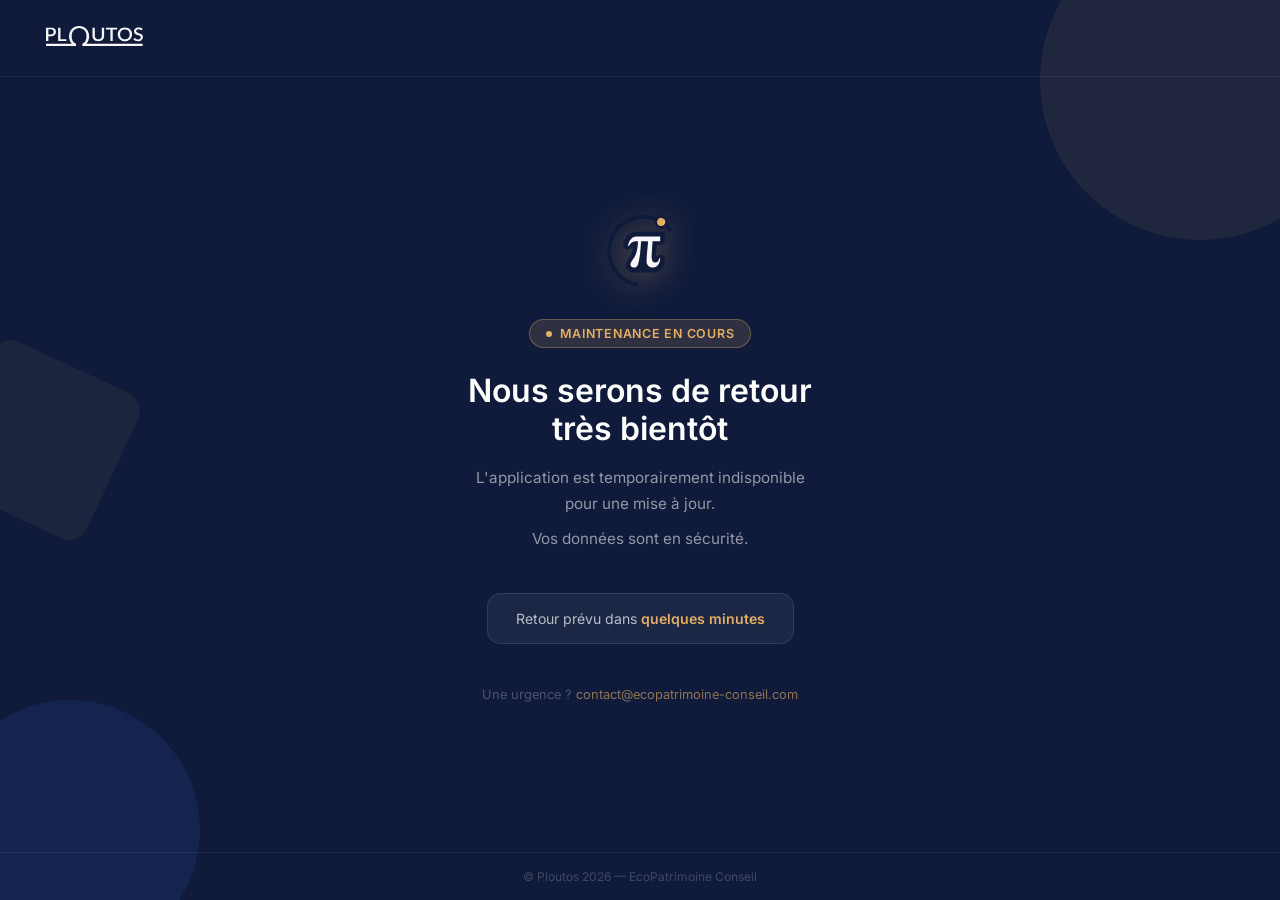
<file: maintenance.html>
<!DOCTYPE html>
<html lang="fr">
<head>
<meta charset="UTF-8">
<meta name="viewport" content="width=device-width, initial-scale=1.0">
<meta name="robots" content="noindex">
<title>Maintenance — Ploutos</title>
<style>
  @font-face { font-family: 'Inter'; font-style: normal; font-weight: 400; font-display: swap; src: url('/fonts/inter-latin-400-normal.woff2') format('woff2'); }
  @font-face { font-family: 'Inter'; font-style: normal; font-weight: 600; font-display: swap; src: url('/fonts/inter-latin-600-normal.woff2') format('woff2'); }
  * { box-sizing: border-box; margin: 0; padding: 0; }
  body {
    font-family: 'Inter', sans-serif;
    background: #101B3B;
    min-height: 100vh;
    display: flex;
    flex-direction: column;
    overflow: hidden;
  }
  .shape1 {
    position: fixed; top: -80px; right: -80px;
    width: 320px; height: 320px; border-radius: 50%;
    background: #E3AF64; opacity: 0.08;
  }
  .shape2 {
    position: fixed; bottom: -60px; left: -60px;
    width: 260px; height: 260px; border-radius: 50%;
    background: #26428B; opacity: 0.25;
  }
  .shape3 {
    position: fixed; top: 40%; left: -40px;
    width: 160px; height: 160px; border-radius: 20px;
    background: #E3AF64; opacity: 0.06; transform: rotate(25deg);
  }
  header {
    padding: 20px 40px;
    border-bottom: 1px solid rgba(255,255,255,0.08);
    position: relative; z-index: 1;
  }
  header img { height: 32px; width: auto; }
  .main {
    flex: 1; display: flex; flex-direction: column;
    align-items: center; justify-content: center;
    text-align: center; padding: 40px 24px;
    position: relative; z-index: 1;
  }
  .logo-icon {
    width: 72px; height: 72px; margin-bottom: 32px;
    filter: drop-shadow(0 4px 16px rgba(227,175,100,0.3));
  }
  .badge {
    display: inline-flex; align-items: center; gap: 8px;
    background: rgba(227,175,100,0.15);
    border: 1px solid rgba(227,175,100,0.35);
    border-radius: 100px; padding: 6px 16px;
    color: #E3AF64; font-size: 0.78rem; font-weight: 600;
    letter-spacing: 0.06em; text-transform: uppercase;
    margin-bottom: 24px;
  }
  .badge-dot {
    width: 6px; height: 6px; border-radius: 50%;
    background: #E3AF64;
    animation: pulse 1.8s ease-in-out infinite;
  }
  @keyframes pulse {
    0%, 100% { opacity: 1; transform: scale(1); }
    50% { opacity: 0.4; transform: scale(0.8); }
  }
  h1 {
    font-size: 2rem; font-weight: 600; color: #fff;
    margin-bottom: 16px; line-height: 1.2;
  }
  p {
    color: rgba(255,255,255,0.55); font-size: 0.95rem;
    line-height: 1.75; max-width: 420px; margin-bottom: 8px;
  }
  .eta {
    margin-top: 32px;
    background: rgba(255,255,255,0.05);
    border: 1px solid rgba(255,255,255,0.1);
    border-radius: 14px; padding: 16px 28px;
    color: rgba(255,255,255,0.7); font-size: 0.88rem;
  }
  .eta strong { color: #E3AF64; }
  .contact {
    margin-top: 40px; font-size: 0.8rem;
    color: rgba(255,255,255,0.25);
  }
  .contact a {
    color: rgba(227,175,100,0.6); text-decoration: none;
    transition: color .2s;
  }
  .contact a:hover { color: #E3AF64; }
  footer {
    padding: 16px 40px; text-align: center;
    border-top: 1px solid rgba(255,255,255,0.06);
    color: rgba(255,255,255,0.2); font-size: 0.75rem;
    position: relative; z-index: 1;
  }
  a:focus-visible, button:focus-visible { outline: 3px solid #E3AF64; outline-offset: 2px; }
</style>
</head>
<body>

<div class="shape1"></div>
<div class="shape2"></div>
<div class="shape3"></div>

<header>
  <a href="/" aria-label="Ploutos — accueil" style="display:inline-flex;align-items:center"><img src="[data-uri]" alt="Lettrage Ploutos" /></a>
</header>

<div class="main">
  <img class="logo-icon" src="[data-uri]" alt="" />

  <div class="badge">
    <span class="badge-dot"></span>
    Maintenance en cours
  </div>

  <h1>Nous serons de retour<br>très bientôt</h1>
  <p>L'application est temporairement indisponible<br>pour une mise à jour.</p>
  <p>Vos données sont en sécurité.</p>

  <div class="eta">
    Retour prévu dans <strong>quelques minutes</strong>
  </div>

  <p class="contact">
    Une urgence ? <a href="mailto:contact@ecopatrimoine-conseil.com">contact@ecopatrimoine-conseil.com</a>
  </p>
</div>

<footer>
  © Ploutos 2026 — EcoPatrimoine Conseil
</footer>

</body>
</html>
</file>
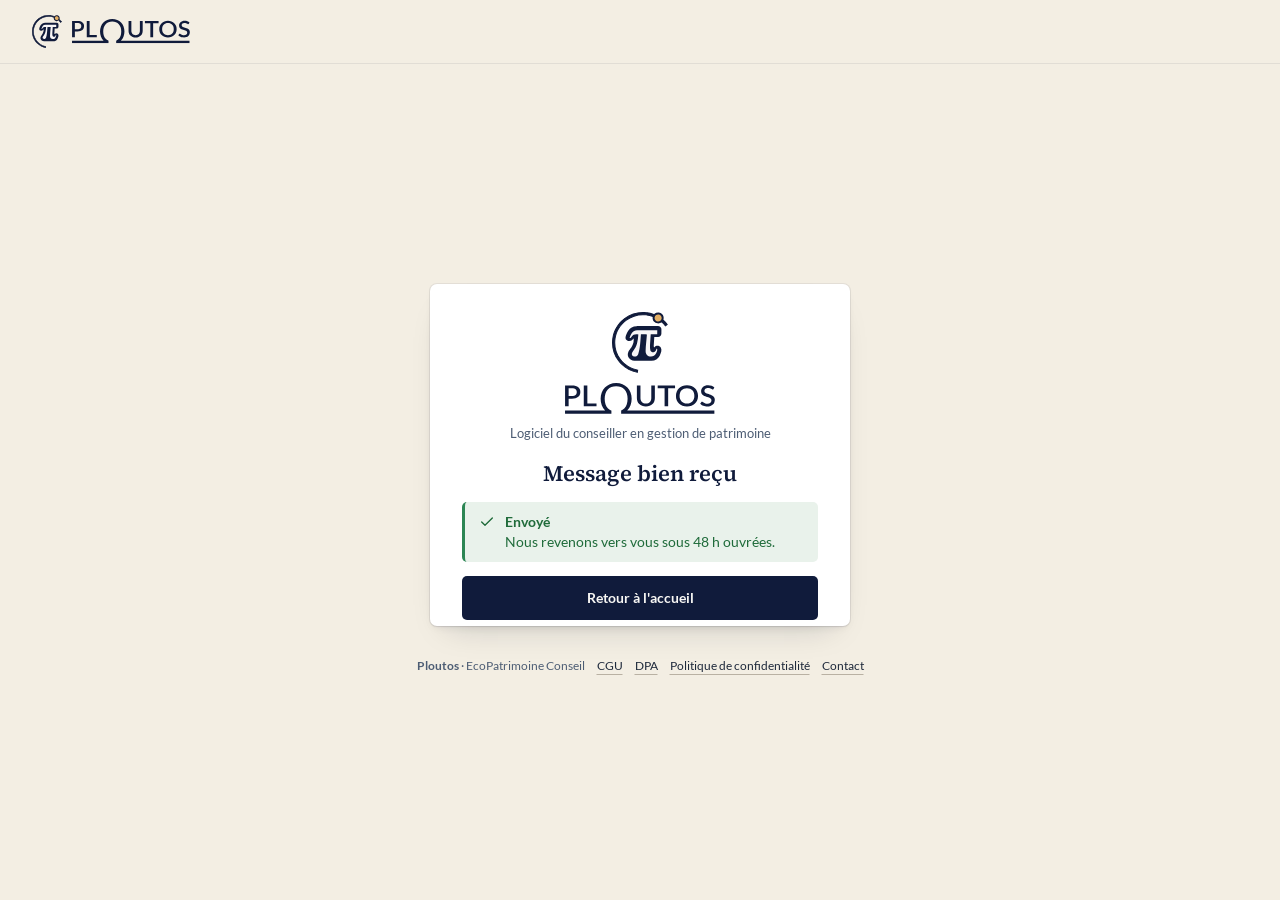
<file: merci-contact.html>
<!DOCTYPE html>
<html lang="fr">
<head>
<meta charset="UTF-8">
<meta name="viewport" content="width=device-width, initial-scale=1.0">
<meta name="robots" content="noindex">
<title>Ploutos — Message bien reçu</title>
<link rel="icon" type="image/x-icon" href="/favicon.ico">
<link rel="icon" type="image/png" sizes="32x32" href="/favicon-32x32.png">
<link rel="icon" type="image/png" sizes="16x16" href="/favicon-16x16.png">
<link rel="stylesheet" href="/ploutos-carte.css">
</head>
<body>
<svg class="sprite" aria-hidden="true" focusable="false"><symbol id="lettrage" viewBox="0 0 644 133"><path d="M45.3101 65.45C49.8101 64.03 53.5701 62.05 56.6001 59.51C59.6301 56.97 61.9101 53.94 63.4501 50.41C64.9901 46.88 65.7501 42.99 65.7501 38.75C65.7501 34.51 65.0301 30.78 63.5801 27.33C62.1301 23.89 59.9201 20.94 56.9601 18.48C54.0001 16.03 50.2401 14.12 45.7001 12.76C41.1601 11.4 35.7901 10.72 29.6001 10.72H0.110107V99.83H15.5101V67.59H29.6001C35.5701 67.59 40.8001 66.88 45.3001 65.46L45.3101 65.45ZM15.5201 22.04H29.6101C33.1201 22.04 36.1801 22.42 38.7901 23.18C41.4001 23.94 43.5601 25.05 45.2701 26.49C46.9801 27.93 48.2701 29.69 49.1201 31.75C49.9701 33.81 50.4001 36.14 50.4001 38.74C50.4001 41.34 49.9601 43.77 49.0801 45.92C48.2001 48.07 46.8901 49.89 45.1601 51.4C43.4301 52.91 41.2601 54.07 38.6401 54.9C36.0301 55.73 33.0101 56.14 29.5901 56.14H15.5001V22.04H15.5201Z" fill="currentColor"/><path d="M135.27 87.6899H95.9V10.71H80.5V99.8199H135.27V87.6899Z" fill="currentColor"/><path d="M318.94 90.59C322.28 93.83 326.33 96.37 331.1 98.21C335.87 100.05 341.24 100.97 347.21 100.97C353.18 100.97 358.55 100.05 363.32 98.21C368.09 96.37 372.14 93.83 375.48 90.59C378.82 87.35 381.38 83.4999 383.16 79.0399C384.94 74.5799 385.83 69.7299 385.83 64.4799V10.71H370.47V64.4799C370.47 68.0299 369.94 71.26 368.89 74.17C367.84 77.08 366.31 79.57 364.31 81.64C362.31 83.71 359.87 85.32 357 86.47C354.12 87.63 350.86 88.2 347.21 88.2C343.56 88.2 340.3 87.62 337.42 86.47C334.54 85.31 332.11 83.6899 330.14 81.6099C328.17 79.5299 326.65 77.0299 325.59 74.1199C324.53 71.2099 324.01 67.9799 324.01 64.4299V10.7199H308.59V64.49C308.59 69.73 309.48 74.5899 311.26 79.0499C313.04 83.5099 315.6 87.36 318.94 90.6V90.59Z" fill="currentColor"/><path d="M427.6 99.9199H442.96V22.7899H472.55V10.71H397.95V22.7899H427.6V99.9199Z" fill="currentColor"/><path d="M641.44 62.99C640.17 60.43 638.49 58.26 636.4 56.49C634.31 54.71 631.93 53.2499 629.25 52.0899C626.57 50.9299 623.84 49.9 621.05 48.99C618.26 48.08 615.53 47.22 612.85 46.42C610.17 45.61 607.79 44.6799 605.7 43.5999C603.61 42.5299 601.93 41.24 600.66 39.7299C599.38 38.2199 598.75 36.3299 598.75 34.0599C598.75 32.2799 599.09 30.64 599.77 29.14C600.45 27.63 601.47 26.32 602.83 25.21C604.19 24.1 605.87 23.23 607.87 22.61C609.87 21.99 612.19 21.6799 614.82 21.6799C617.67 21.6799 620.13 22.02 622.2 22.7C624.26 23.38 626.05 24.1299 627.57 24.9299C629.09 25.7399 630.36 26.4699 631.39 27.1299C632.42 27.7899 633.36 28.1199 634.19 28.1199C634.98 28.1199 635.64 27.9499 636.17 27.5899C636.7 27.2399 637.2 26.69 637.69 25.95L641.44 19.0099C638.15 16.0399 634.22 13.7499 629.68 12.1299C625.13 10.5199 620.13 9.70996 614.69 9.70996C609.85 9.70996 605.55 10.4099 601.77 11.8199C597.99 13.2199 594.82 15.0899 592.25 17.4299C589.68 19.7599 587.72 22.44 586.38 25.45C585.04 28.47 584.37 31.58 584.37 34.8C584.37 38.85 585.01 42.2199 586.28 44.9299C587.56 47.6399 589.24 49.91 591.32 51.74C593.41 53.58 595.79 55.07 598.47 56.2C601.15 57.34 603.88 58.33 606.64 59.17C609.41 60.02 612.13 60.8099 614.81 61.5599C617.49 62.2999 619.87 63.2099 621.96 64.2899C624.04 65.3699 625.73 66.6999 627 68.2899C628.27 69.8799 628.91 71.94 628.91 74.45C628.91 78.95 627.38 82.4799 624.33 85.0399C621.28 87.5999 616.96 88.8799 611.38 88.8799C607.95 88.8799 605.01 88.4399 602.55 87.5499C600.09 86.6599 597.99 85.69 596.26 84.64C594.52 83.59 593.04 82.6199 591.81 81.7299C590.58 80.8399 589.46 80.4 588.45 80.4C587.7 80.4 587.02 80.57 586.41 80.9C585.8 81.23 585.29 81.6799 584.89 82.2599L580.41 89.2C582.21 90.9799 584.26 92.59 586.54 94.03C588.82 95.48 591.27 96.7 593.89 97.72C596.5 98.73 599.25 99.5199 602.13 100.07C605.01 100.63 607.96 100.9 610.99 100.9C616.13 100.9 620.71 100.16 624.73 98.6699C628.75 97.1799 632.13 95.1499 634.88 92.5699C637.63 89.9899 639.72 86.9599 641.18 83.4899C642.63 80.0199 643.35 76.2999 643.35 72.3399C643.35 68.6699 642.71 65.55 641.44 62.99Z" fill="currentColor"/><path d="M266.43 118.3C266.9 117.85 267.38 117.4 267.83 116.93C273.66 110.91 278.18 103.74 281.39 95.41C284.6 87.08 286.2 77.98 286.2 68.11C286.2 58.24 284.59 49.14 281.39 40.81C278.18 32.48 273.66 25.3 267.83 19.25C262 13.2 255 8.48 246.82 5.09C238.64 1.7 229.56 0 219.56 0C209.56 0 200.57 1.7 192.4 5.09C184.23 8.48 177.21 13.2 171.34 19.25C165.48 25.3 160.94 32.48 157.74 40.81C154.53 49.14 152.93 58.24 152.93 68.11C152.93 77.98 154.54 87.08 157.74 95.41C160.95 103.74 165.48 110.91 171.34 116.93C171.8 117.4 172.28 117.85 172.75 118.3H0V132.24H199.19V118.3L197.56 118.07C192.23 115.63 187.6 112.32 183.72 108.1C179.43 103.43 176.12 97.73 173.81 90.99C171.5 84.25 170.34 76.62 170.34 68.11C170.34 59.6 171.5 52.07 173.81 45.33C176.12 38.59 179.43 32.87 183.72 28.17C188.01 23.47 193.18 19.86 199.24 17.34C205.3 14.82 212.08 13.56 219.57 13.56C227.06 13.56 233.94 14.82 240 17.34C246.06 19.86 251.22 23.47 255.48 28.17C259.74 32.87 263 38.59 265.29 45.33C267.57 52.07 268.71 59.67 268.71 68.11C268.71 76.55 267.57 84.25 265.29 90.99C263 97.73 259.74 103.44 255.48 108.1C251.53 112.43 246.78 115.81 241.27 118.27L241.05 118.3V132.24H641.46V118.3H266.45H266.43Z" fill="currentColor"/><path d="M489.41 87.99C493.58 92.02 498.58 95.17 504.4 97.44C510.22 99.71 516.67 100.85 523.74 100.85C530.81 100.85 537.33 99.71 543.15 97.44C548.97 95.17 553.96 92.02 558.11 87.99C562.26 83.96 565.48 79.16 567.76 73.59C570.04 68.01 571.19 61.92 571.19 55.32C571.19 48.72 570.05 42.62 567.76 37.05C565.48 31.48 562.26 26.67 558.11 22.62C553.96 18.57 548.97 15.41 543.15 13.14C537.33 10.87 530.86 9.72998 523.74 9.72998C516.62 9.72998 510.22 10.87 504.4 13.14C498.58 15.41 493.58 18.57 489.41 22.62C485.24 26.67 482.01 31.48 479.72 37.05C477.44 42.63 476.29 48.72 476.29 55.32C476.29 61.92 477.43 68.02 479.72 73.59C482 79.17 485.23 83.97 489.41 87.99ZM494.22 41.5C495.71 37.41 497.85 33.94 500.61 31.09C503.38 28.24 506.71 26.05 510.62 24.52C514.53 22.99 518.9 22.23 523.73 22.23C528.56 22.23 533 22.99 536.91 24.52C540.82 26.05 544.15 28.24 546.89 31.09C549.64 33.94 551.74 37.41 553.22 41.5C554.69 45.59 555.43 50.19 555.43 55.31C555.43 60.43 554.69 65.1 553.22 69.19C551.75 73.28 549.64 76.74 546.89 79.57C544.15 82.4 540.82 84.57 536.91 86.07C533 87.58 528.61 88.33 523.73 88.33C518.85 88.33 514.53 87.58 510.62 86.07C506.71 84.56 503.37 82.39 500.61 79.57C497.84 76.74 495.71 73.28 494.22 69.19C492.73 65.1 491.98 60.48 491.98 55.31C491.98 50.14 492.73 45.58 494.22 41.5Z" fill="currentColor"/></symbol></svg>

<nav class="site-nav">
  <a href="/" class="marque" aria-label="Ploutos — accueil">
    <img class="pi" src="/logo.ploutos.svg" alt="" width="30" height="33">
    <svg class="lettrage" viewBox="0 0 644 133" aria-hidden="true" focusable="false"><use href="#lettrage"></use></svg>
  </a>
</nav>

<main class="cx-ecran">
  <div class="cx-pile">
    <div class="cx-carte">
      <div class="cx-tete">
        <img class="pi" src="/logo.ploutos.svg" alt="" width="56" height="62">
        <svg class="lettrage" viewBox="0 0 644 133" role="img" aria-label="Ploutos"><use href="#lettrage"></use></svg>
        <p class="cx-baseline">Logiciel du conseiller en gestion de patrimoine</p>
      </div>

      <div class="cx-corps">
        <h1 class="cx-titre">Message bien reçu</h1>
        <div class="msg" data-etat="pret" role="status"><span class="msg-i" aria-hidden="true"><svg viewBox="0 0 24 24" fill="none" stroke="currentColor" stroke-width="2" stroke-linecap="round" stroke-linejoin="round" focusable="false"><path d="M20 6 9 17l-5-5"></path></svg></span><p class="msg-t"><strong>Envoyé</strong> <span>Nous revenons vers vous sous 48&nbsp;h ouvrées.</span></p></div>
        <a class="btn btn-plein" href="/">Retour à l'accueil</a>
      </div>
    </div>

    <footer class="cx-pied">
      <span><b>Ploutos</b> · EcoPatrimoine Conseil</span>
      <a class="lien" href="/cgu">CGU</a>
      <a class="lien" href="/dpa">DPA</a>
      <a class="lien" href="/politique-confidentialite">Politique de confidentialité</a>
      <a class="lien" href="mailto:contact@ecopatrimoine-conseil.com">Contact</a>
    </footer>
  </div>
</main>
<!-- Cloudflare Web Analytics -->
<script type="module" src="https://static.cloudflareinsights.com/beacon.min.js" data-cf-beacon='{"token": "5574cb125dd74fd7a6ee048961837a6a"}'></script>
<!-- End Cloudflare Web Analytics -->
</body>
</html>
</file>
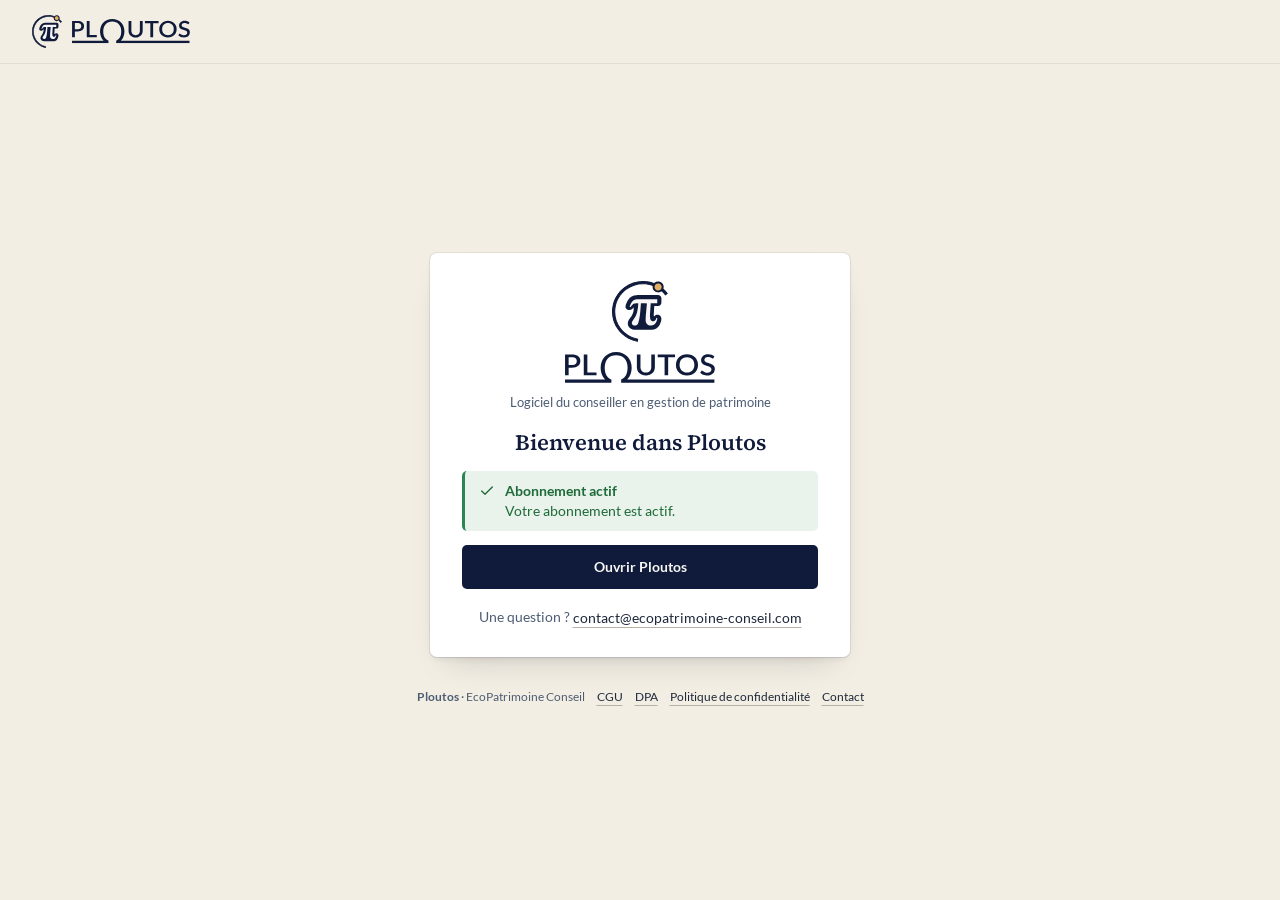
<file: merci.html>
<!DOCTYPE html>
<html lang="fr">
<head>
<meta charset="UTF-8">
<meta name="viewport" content="width=device-width, initial-scale=1.0">
<meta name="robots" content="noindex">
<title>Ploutos — Bienvenue ! Votre abonnement est actif</title>
<link rel="icon" type="image/x-icon" href="/favicon.ico">
<link rel="icon" type="image/png" sizes="32x32" href="/favicon-32x32.png">
<link rel="icon" type="image/png" sizes="16x16" href="/favicon-16x16.png">
<link rel="stylesheet" href="/ploutos-carte.css">
</head>
<body>
<svg class="sprite" aria-hidden="true" focusable="false"><symbol id="lettrage" viewBox="0 0 644 133"><path d="M45.3101 65.45C49.8101 64.03 53.5701 62.05 56.6001 59.51C59.6301 56.97 61.9101 53.94 63.4501 50.41C64.9901 46.88 65.7501 42.99 65.7501 38.75C65.7501 34.51 65.0301 30.78 63.5801 27.33C62.1301 23.89 59.9201 20.94 56.9601 18.48C54.0001 16.03 50.2401 14.12 45.7001 12.76C41.1601 11.4 35.7901 10.72 29.6001 10.72H0.110107V99.83H15.5101V67.59H29.6001C35.5701 67.59 40.8001 66.88 45.3001 65.46L45.3101 65.45ZM15.5201 22.04H29.6101C33.1201 22.04 36.1801 22.42 38.7901 23.18C41.4001 23.94 43.5601 25.05 45.2701 26.49C46.9801 27.93 48.2701 29.69 49.1201 31.75C49.9701 33.81 50.4001 36.14 50.4001 38.74C50.4001 41.34 49.9601 43.77 49.0801 45.92C48.2001 48.07 46.8901 49.89 45.1601 51.4C43.4301 52.91 41.2601 54.07 38.6401 54.9C36.0301 55.73 33.0101 56.14 29.5901 56.14H15.5001V22.04H15.5201Z" fill="currentColor"/><path d="M135.27 87.6899H95.9V10.71H80.5V99.8199H135.27V87.6899Z" fill="currentColor"/><path d="M318.94 90.59C322.28 93.83 326.33 96.37 331.1 98.21C335.87 100.05 341.24 100.97 347.21 100.97C353.18 100.97 358.55 100.05 363.32 98.21C368.09 96.37 372.14 93.83 375.48 90.59C378.82 87.35 381.38 83.4999 383.16 79.0399C384.94 74.5799 385.83 69.7299 385.83 64.4799V10.71H370.47V64.4799C370.47 68.0299 369.94 71.26 368.89 74.17C367.84 77.08 366.31 79.57 364.31 81.64C362.31 83.71 359.87 85.32 357 86.47C354.12 87.63 350.86 88.2 347.21 88.2C343.56 88.2 340.3 87.62 337.42 86.47C334.54 85.31 332.11 83.6899 330.14 81.6099C328.17 79.5299 326.65 77.0299 325.59 74.1199C324.53 71.2099 324.01 67.9799 324.01 64.4299V10.7199H308.59V64.49C308.59 69.73 309.48 74.5899 311.26 79.0499C313.04 83.5099 315.6 87.36 318.94 90.6V90.59Z" fill="currentColor"/><path d="M427.6 99.9199H442.96V22.7899H472.55V10.71H397.95V22.7899H427.6V99.9199Z" fill="currentColor"/><path d="M641.44 62.99C640.17 60.43 638.49 58.26 636.4 56.49C634.31 54.71 631.93 53.2499 629.25 52.0899C626.57 50.9299 623.84 49.9 621.05 48.99C618.26 48.08 615.53 47.22 612.85 46.42C610.17 45.61 607.79 44.6799 605.7 43.5999C603.61 42.5299 601.93 41.24 600.66 39.7299C599.38 38.2199 598.75 36.3299 598.75 34.0599C598.75 32.2799 599.09 30.64 599.77 29.14C600.45 27.63 601.47 26.32 602.83 25.21C604.19 24.1 605.87 23.23 607.87 22.61C609.87 21.99 612.19 21.6799 614.82 21.6799C617.67 21.6799 620.13 22.02 622.2 22.7C624.26 23.38 626.05 24.1299 627.57 24.9299C629.09 25.7399 630.36 26.4699 631.39 27.1299C632.42 27.7899 633.36 28.1199 634.19 28.1199C634.98 28.1199 635.64 27.9499 636.17 27.5899C636.7 27.2399 637.2 26.69 637.69 25.95L641.44 19.0099C638.15 16.0399 634.22 13.7499 629.68 12.1299C625.13 10.5199 620.13 9.70996 614.69 9.70996C609.85 9.70996 605.55 10.4099 601.77 11.8199C597.99 13.2199 594.82 15.0899 592.25 17.4299C589.68 19.7599 587.72 22.44 586.38 25.45C585.04 28.47 584.37 31.58 584.37 34.8C584.37 38.85 585.01 42.2199 586.28 44.9299C587.56 47.6399 589.24 49.91 591.32 51.74C593.41 53.58 595.79 55.07 598.47 56.2C601.15 57.34 603.88 58.33 606.64 59.17C609.41 60.02 612.13 60.8099 614.81 61.5599C617.49 62.2999 619.87 63.2099 621.96 64.2899C624.04 65.3699 625.73 66.6999 627 68.2899C628.27 69.8799 628.91 71.94 628.91 74.45C628.91 78.95 627.38 82.4799 624.33 85.0399C621.28 87.5999 616.96 88.8799 611.38 88.8799C607.95 88.8799 605.01 88.4399 602.55 87.5499C600.09 86.6599 597.99 85.69 596.26 84.64C594.52 83.59 593.04 82.6199 591.81 81.7299C590.58 80.8399 589.46 80.4 588.45 80.4C587.7 80.4 587.02 80.57 586.41 80.9C585.8 81.23 585.29 81.6799 584.89 82.2599L580.41 89.2C582.21 90.9799 584.26 92.59 586.54 94.03C588.82 95.48 591.27 96.7 593.89 97.72C596.5 98.73 599.25 99.5199 602.13 100.07C605.01 100.63 607.96 100.9 610.99 100.9C616.13 100.9 620.71 100.16 624.73 98.6699C628.75 97.1799 632.13 95.1499 634.88 92.5699C637.63 89.9899 639.72 86.9599 641.18 83.4899C642.63 80.0199 643.35 76.2999 643.35 72.3399C643.35 68.6699 642.71 65.55 641.44 62.99Z" fill="currentColor"/><path d="M266.43 118.3C266.9 117.85 267.38 117.4 267.83 116.93C273.66 110.91 278.18 103.74 281.39 95.41C284.6 87.08 286.2 77.98 286.2 68.11C286.2 58.24 284.59 49.14 281.39 40.81C278.18 32.48 273.66 25.3 267.83 19.25C262 13.2 255 8.48 246.82 5.09C238.64 1.7 229.56 0 219.56 0C209.56 0 200.57 1.7 192.4 5.09C184.23 8.48 177.21 13.2 171.34 19.25C165.48 25.3 160.94 32.48 157.74 40.81C154.53 49.14 152.93 58.24 152.93 68.11C152.93 77.98 154.54 87.08 157.74 95.41C160.95 103.74 165.48 110.91 171.34 116.93C171.8 117.4 172.28 117.85 172.75 118.3H0V132.24H199.19V118.3L197.56 118.07C192.23 115.63 187.6 112.32 183.72 108.1C179.43 103.43 176.12 97.73 173.81 90.99C171.5 84.25 170.34 76.62 170.34 68.11C170.34 59.6 171.5 52.07 173.81 45.33C176.12 38.59 179.43 32.87 183.72 28.17C188.01 23.47 193.18 19.86 199.24 17.34C205.3 14.82 212.08 13.56 219.57 13.56C227.06 13.56 233.94 14.82 240 17.34C246.06 19.86 251.22 23.47 255.48 28.17C259.74 32.87 263 38.59 265.29 45.33C267.57 52.07 268.71 59.67 268.71 68.11C268.71 76.55 267.57 84.25 265.29 90.99C263 97.73 259.74 103.44 255.48 108.1C251.53 112.43 246.78 115.81 241.27 118.27L241.05 118.3V132.24H641.46V118.3H266.45H266.43Z" fill="currentColor"/><path d="M489.41 87.99C493.58 92.02 498.58 95.17 504.4 97.44C510.22 99.71 516.67 100.85 523.74 100.85C530.81 100.85 537.33 99.71 543.15 97.44C548.97 95.17 553.96 92.02 558.11 87.99C562.26 83.96 565.48 79.16 567.76 73.59C570.04 68.01 571.19 61.92 571.19 55.32C571.19 48.72 570.05 42.62 567.76 37.05C565.48 31.48 562.26 26.67 558.11 22.62C553.96 18.57 548.97 15.41 543.15 13.14C537.33 10.87 530.86 9.72998 523.74 9.72998C516.62 9.72998 510.22 10.87 504.4 13.14C498.58 15.41 493.58 18.57 489.41 22.62C485.24 26.67 482.01 31.48 479.72 37.05C477.44 42.63 476.29 48.72 476.29 55.32C476.29 61.92 477.43 68.02 479.72 73.59C482 79.17 485.23 83.97 489.41 87.99ZM494.22 41.5C495.71 37.41 497.85 33.94 500.61 31.09C503.38 28.24 506.71 26.05 510.62 24.52C514.53 22.99 518.9 22.23 523.73 22.23C528.56 22.23 533 22.99 536.91 24.52C540.82 26.05 544.15 28.24 546.89 31.09C549.64 33.94 551.74 37.41 553.22 41.5C554.69 45.59 555.43 50.19 555.43 55.31C555.43 60.43 554.69 65.1 553.22 69.19C551.75 73.28 549.64 76.74 546.89 79.57C544.15 82.4 540.82 84.57 536.91 86.07C533 87.58 528.61 88.33 523.73 88.33C518.85 88.33 514.53 87.58 510.62 86.07C506.71 84.56 503.37 82.39 500.61 79.57C497.84 76.74 495.71 73.28 494.22 69.19C492.73 65.1 491.98 60.48 491.98 55.31C491.98 50.14 492.73 45.58 494.22 41.5Z" fill="currentColor"/></symbol></svg>

<nav class="site-nav">
  <a href="/" class="marque" aria-label="Ploutos — accueil">
    <img class="pi" src="/logo.ploutos.svg" alt="" width="30" height="33">
    <svg class="lettrage" viewBox="0 0 644 133" aria-hidden="true" focusable="false"><use href="#lettrage"></use></svg>
  </a>
</nav>

<main class="cx-ecran">
  <div class="cx-pile">
    <div class="cx-carte">
      <div class="cx-tete">
        <img class="pi" src="/logo.ploutos.svg" alt="" width="56" height="62">
        <svg class="lettrage" viewBox="0 0 644 133" role="img" aria-label="Ploutos"><use href="#lettrage"></use></svg>
        <p class="cx-baseline">Logiciel du conseiller en gestion de patrimoine</p>
      </div>

      <div class="cx-corps">
        <h1 class="cx-titre">Bienvenue dans Ploutos</h1>
        <div class="msg" data-etat="pret" role="status"><span class="msg-i" aria-hidden="true"><svg viewBox="0 0 24 24" fill="none" stroke="currentColor" stroke-width="2" stroke-linecap="round" stroke-linejoin="round" focusable="false"><path d="M20 6 9 17l-5-5"></path></svg></span><p class="msg-t"><strong>Abonnement actif</strong> <span id="plan-name">Votre abonnement est actif.</span></p></div>
        <a class="btn btn-plein" href="https://app.ploutos-cgp.fr">Ouvrir Ploutos</a>
      </div>
      <div class="cx-liens"><span class="cx-deja">Une question&nbsp;? <a class="lien" href="mailto:contact@ecopatrimoine-conseil.com">contact@ecopatrimoine-conseil.com</a></span></div>
    </div>

    <footer class="cx-pied">
      <span><b>Ploutos</b> · EcoPatrimoine Conseil</span>
      <a class="lien" href="/cgu">CGU</a>
      <a class="lien" href="/dpa">DPA</a>
      <a class="lien" href="/politique-confidentialite">Politique de confidentialité</a>
      <a class="lien" href="mailto:contact@ecopatrimoine-conseil.com">Contact</a>
    </footer>
  </div>
</main>

<script>
// Nom de la formule depuis le parametre d'URL (Stripe passe ?plan=monthly ou ?plan=annual).
// Repli silencieux : si absent ou inconnu, la phrase reste « Votre abonnement est actif. ».
(function () {
  var plan = new URLSearchParams(window.location.search).get('plan');
  var labels = { annual: 'Plan Solo — Annuel', monthly: 'Plan Solo — Mensuel' };
  var el = document.getElementById('plan-name');
  if (el && Object.prototype.hasOwnProperty.call(labels, plan)) { el.textContent = labels[plan] + '.'; }
})();
</script>

<!-- Cloudflare Web Analytics -->
<script type="module" src="https://static.cloudflareinsights.com/beacon.min.js" data-cf-beacon='{"token": "5574cb125dd74fd7a6ee048961837a6a"}'></script>
<!-- End Cloudflare Web Analytics -->
</body>
</html>
</file>
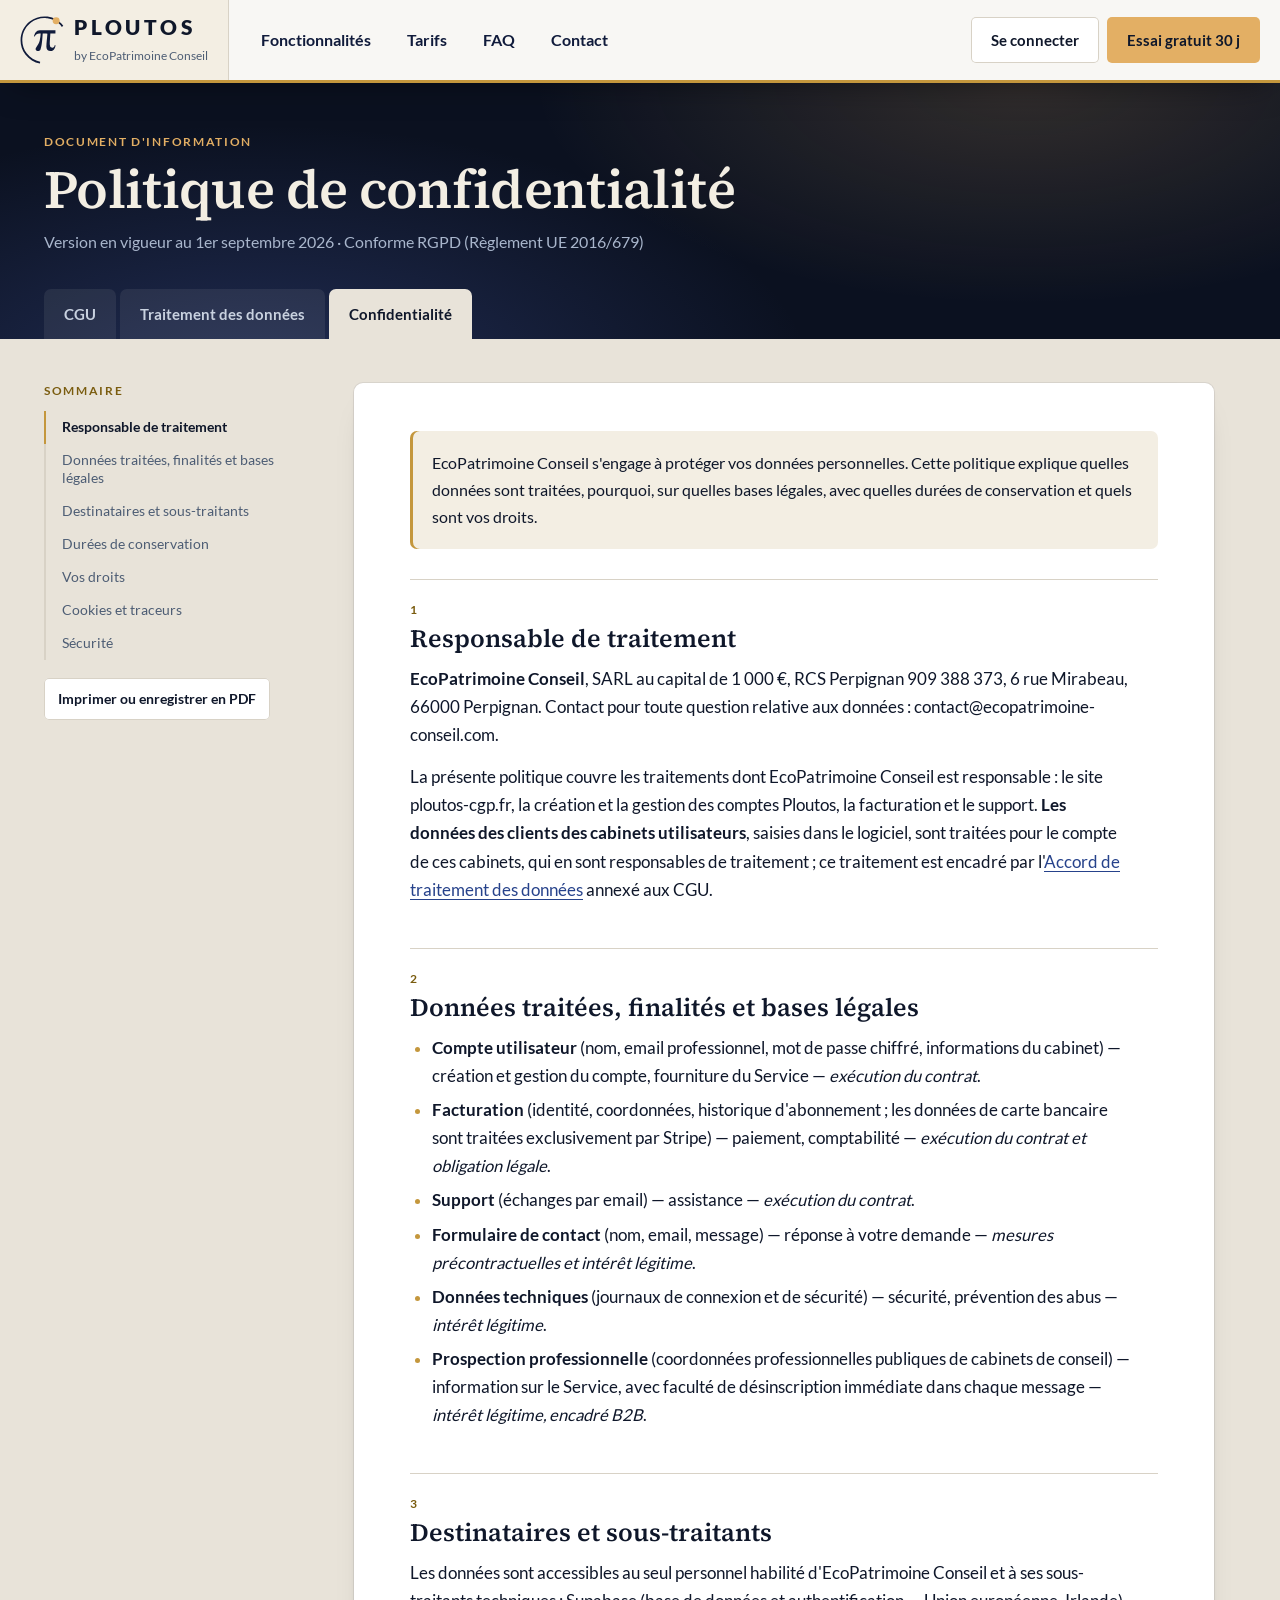
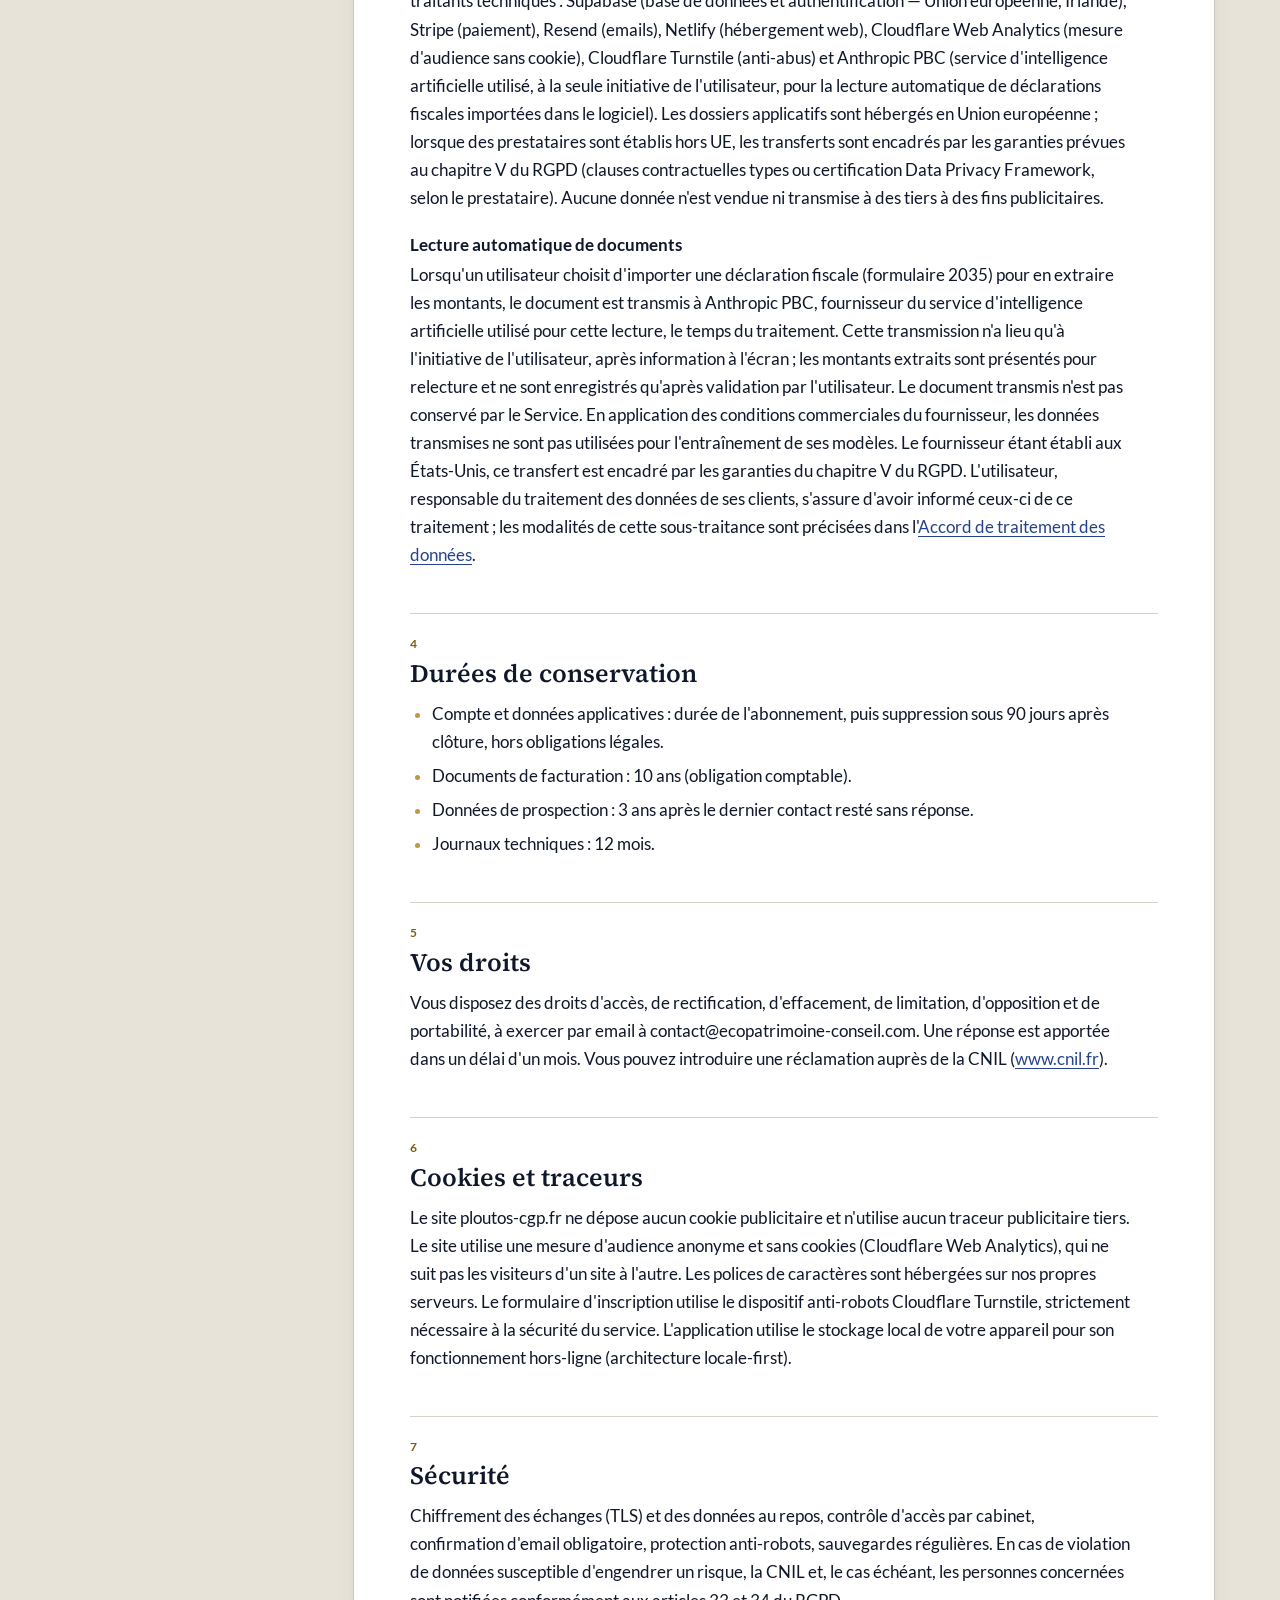
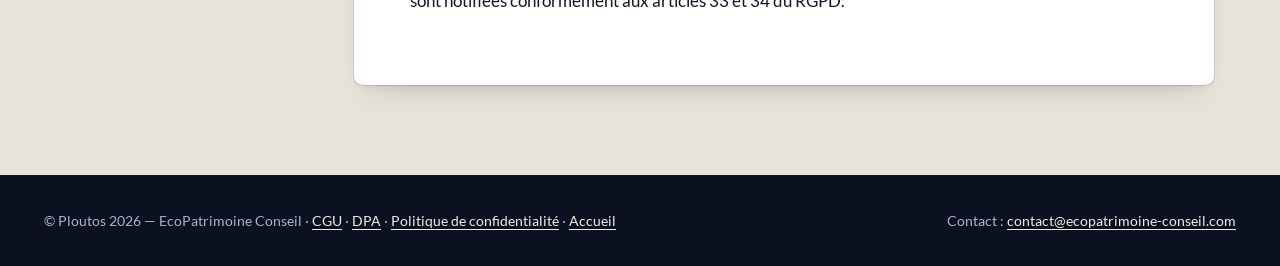
<file: politique-confidentialite.html>
<!DOCTYPE html>
<html lang="fr">
<head>
<meta charset="UTF-8">
<meta name="viewport" content="width=device-width, initial-scale=1.0">
<title>Politique de confidentialité — Ploutos</title>
<meta name="description" content="Comment Ploutos traite et protège vos données : hébergement, RGPD, droits d'accès et de suppression.">
<link rel="canonical" href="https://ploutos-cgp.fr/politique-confidentialite">
<meta property="og:type" content="website">
<meta property="og:url" content="https://ploutos-cgp.fr/politique-confidentialite">
<meta property="og:title" content="Politique de confidentialité — Ploutos">
<meta property="og:description" content="Comment Ploutos traite et protège vos données : hébergement, RGPD, droits d'accès et de suppression.">
<meta property="og:image" content="https://ploutos-cgp.fr/og-image.png">
<meta property="og:image:width" content="1200">
<meta property="og:image:height" content="630">
<meta property="og:locale" content="fr_FR">
<meta property="og:site_name" content="Ploutos">
<meta name="twitter:card" content="summary_large_image">
<meta name="twitter:title" content="Politique de confidentialité — Ploutos">
<meta name="twitter:description" content="Comment Ploutos traite et protège vos données : hébergement, RGPD, droits d'accès et de suppression.">
<meta name="twitter:image" content="https://ploutos-cgp.fr/og-image.png">
<link rel="icon" href="/favicon.ico">
<link rel="stylesheet" href="/ploutos-carte.css">
<link rel="stylesheet" href="/ploutos-doc.css">
<script src="/ploutos-doc.js" defer></script>
<script type="application/ld+json">
{
  "@context": "https://schema.org",
  "@graph": [
    {
      "@type": "WebPage",
      "@id": "https://ploutos-cgp.fr/politique-confidentialite#webpage",
      "url": "https://ploutos-cgp.fr/politique-confidentialite",
      "name": "Politique de confidentialité",
      "description": "Comment Ploutos traite et protège vos données : hébergement, RGPD, droits d'accès et de suppression.",
      "inLanguage": "fr",
      "dateModified": "2026-09-01",
      "isPartOf": {
        "@type": "WebSite",
        "@id": "https://ploutos-cgp.fr/#website",
        "name": "Ploutos",
        "url": "https://ploutos-cgp.fr/"
      },
      "breadcrumb": {
        "@id": "https://ploutos-cgp.fr/politique-confidentialite#breadcrumb"
      }
    },
    {
      "@type": "BreadcrumbList",
      "@id": "https://ploutos-cgp.fr/politique-confidentialite#breadcrumb",
      "itemListElement": [
        {
          "@type": "ListItem",
          "position": 1,
          "name": "Accueil",
          "item": "https://ploutos-cgp.fr/"
        },
        {
          "@type": "ListItem",
          "position": 2,
          "name": "Politique de confidentialité",
          "item": "https://ploutos-cgp.fr/politique-confidentialite"
        }
      ]
    }
  ]
}
</script>
</head>
<body>

<header class="nav">
  <div class="in">
    <a class="tuile" href="/" aria-label="Ploutos — accueil"><svg viewBox="0 0 251 276" aria-hidden="true" focusable="false"><path d="M156.49 101.35C147.25 99.59 138.95 100.52 129.64 100.85C127.62 126.59 125.91 168.55 117.35 190.91C115.21 196.5 110.97 200.45 106.31 201.24C100 202.31 93.71 200.96 90.46 195.25C83.15 182.41 104.56 171.58 112.13 142.31C115.65 128.7 117.22 115.39 118.12 101.28C86.03 95.32 88.57 121.45 79.03 117.72C84.03 100.33 91.91 82.57 112.46 82.52L202.9 82.3L202.7 100.42L173.57 100.86L170.3 150.67C169.78 158.52 169.86 166.5 172.13 174.02C174.03 180.32 180.46 182.34 186.3 181.87C197.54 180.96 198.67 166.72 198.89 167.63C198.28 165.12 209.5 163.02 197.17 188.31C192.74 197.39 184.21 201.84 174.3 201.7C159.99 201.51 150.37 191 150.64 176.4C151.09 151.65 154.51 127.87 156.51 101.36L156.49 101.35Z"/><path d="M114.99 262.98C84.04 257.1 56.76 240.19 37.68 214.86C17.34 187.87 8.73 154.57 13.43 121.1C18.13 87.63 35.59 58 62.58 37.65C88.31 18.26 119.77 9.54 151.65 12.84C153.21 13 154.78 13.18 156.34 13.4C189.81 18.1 219.44 35.56 239.79 62.55L247.72 56.58C225.04 26.49 192.31 8.43 157.73 3.57C156.17 3.35 154.61 3.17 153.04 3C119.86 -0.5 85.34 8.07 56.6 29.72C-3.59 75.08 -15.61 160.64 29.74 220.83C51.07 249.14 81.31 266.78 113.61 272.82L114.98 262.98H114.99Z"/><circle class="dot" cx="206.7" cy="26.8" r="20"/></svg><div><b>PLOUTOS</b><span>by EcoPatrimoine Conseil</span></div></a>
    <nav class="liens" aria-label="Navigation principale"><a href="/#fonctionnalites">Fonctionnalités</a><a href="/#tarifs">Tarifs</a><a href="/#faq">FAQ</a><a href="/#contact">Contact</a></nav>
    <div class="cta"><a class="dc-btn dc-btn--ligne" href="https://app.ploutos-cgp.fr">Se connecter</a><a class="dc-btn dc-btn--or" href="/inscription.html">Essai gratuit 30 j</a></div>
  </div>
  <span class="prog" id="prog" aria-hidden="true"></span>
</header>

<main>
  <header class="haut">
    <div class="wrap">
      <span class="eb">Document d'information</span>
      <h1>Politique de confidentialité</h1>
      <p class="ver">Version en vigueur au 1er septembre 2026 · Conforme RGPD (Règlement UE 2016/679)</p>
      <nav class="tabs" aria-label="Documents"><a href="/cgu">CGU</a><a href="/dpa">Traitement des données</a><a href="/politique-confidentialite" aria-current="page">Confidentialité</a></nav>
    </div>
  </header>

  <div class="wrap">
    <div class="cols">
      <div class="som">
        <nav aria-label="Sommaire">
          <span class="eb">Sommaire</span>
          <ol>
            <li><a href="#section-1">Responsable de traitement</a></li>
            <li><a href="#section-2">Données traitées, finalités et bases légales</a></li>
            <li><a href="#section-3">Destinataires et sous-traitants</a></li>
            <li><a href="#section-4">Durées de conservation</a></li>
            <li><a href="#section-5">Vos droits</a></li>
            <li><a href="#section-6">Cookies et traceurs</a></li>
            <li><a href="#section-7">Sécurité</a></li>
          </ol>
        </nav>
        <button class="imp" type="button" hidden>Imprimer ou enregistrer en PDF</button>
      </div>

      <article class="feuille">


  <div class="notice">
    EcoPatrimoine Conseil s'engage à protéger vos données personnelles. Cette politique explique quelles données sont traitées, pourquoi, sur quelles bases légales, avec quelles durées de conservation et quels sont vos droits.
  </div>

  <h2 id="section-1"><span class="no">1</span> Responsable de traitement</h2>
  <p><strong>EcoPatrimoine Conseil</strong>, SARL au capital de 1 000 €, RCS Perpignan 909 388 373, 6 rue Mirabeau, 66000 Perpignan. Contact pour toute question relative aux données : contact@ecopatrimoine-conseil.com.</p>
  <p>La présente politique couvre les traitements dont EcoPatrimoine Conseil est responsable : le site ploutos-cgp.fr, la création et la gestion des comptes Ploutos, la facturation et le support. <strong>Les données des clients des cabinets utilisateurs</strong>, saisies dans le logiciel, sont traitées pour le compte de ces cabinets, qui en sont responsables de traitement ; ce traitement est encadré par l'<a href="/dpa">Accord de traitement des données</a> annexé aux CGU.</p>

  <h2 id="section-2"><span class="no">2</span> Données traitées, finalités et bases légales</h2>
  <ul>
    <li><strong>Compte utilisateur</strong> (nom, email professionnel, mot de passe chiffré, informations du cabinet) — création et gestion du compte, fourniture du Service — <em>exécution du contrat</em>.</li>
    <li><strong>Facturation</strong> (identité, coordonnées, historique d'abonnement ; les données de carte bancaire sont traitées exclusivement par Stripe) — paiement, comptabilité — <em>exécution du contrat et obligation légale</em>.</li>
    <li><strong>Support</strong> (échanges par email) — assistance — <em>exécution du contrat</em>.</li>
    <li><strong>Formulaire de contact</strong> (nom, email, message) — réponse à votre demande — <em>mesures précontractuelles et intérêt légitime</em>.</li>
    <li><strong>Données techniques</strong> (journaux de connexion et de sécurité) — sécurité, prévention des abus — <em>intérêt légitime</em>.</li>
    <li><strong>Prospection professionnelle</strong> (coordonnées professionnelles publiques de cabinets de conseil) — information sur le Service, avec faculté de désinscription immédiate dans chaque message — <em>intérêt légitime, encadré B2B</em>.</li>
  </ul>

  <h2 id="section-3"><span class="no">3</span> Destinataires et sous-traitants</h2>
  <p>Les données sont accessibles au seul personnel habilité d'EcoPatrimoine Conseil et à ses sous-traitants techniques : Supabase (base de données et authentification — Union européenne, Irlande), Stripe (paiement), Resend (emails), Netlify (hébergement web), Cloudflare Web Analytics (mesure d'audience sans cookie), Cloudflare Turnstile (anti-abus) et Anthropic PBC (service d'intelligence artificielle utilisé, à la seule initiative de l'utilisateur, pour la lecture automatique de déclarations fiscales importées dans le logiciel). Les dossiers applicatifs sont hébergés en Union européenne ; lorsque des prestataires sont établis hors UE, les transferts sont encadrés par les garanties prévues au chapitre V du RGPD (clauses contractuelles types ou certification Data Privacy Framework, selon le prestataire). Aucune donnée n'est vendue ni transmise à des tiers à des fins publicitaires.</p>

  <h3>Lecture automatique de documents</h3>
  <p>Lorsqu'un utilisateur choisit d'importer une déclaration fiscale (formulaire 2035) pour en extraire les montants, le document est transmis à Anthropic PBC, fournisseur du service d'intelligence artificielle utilisé pour cette lecture, le temps du traitement. Cette transmission n'a lieu qu'à l'initiative de l'utilisateur, après information à l'écran ; les montants extraits sont présentés pour relecture et ne sont enregistrés qu'après validation par l'utilisateur. Le document transmis n'est pas conservé par le Service. En application des conditions commerciales du fournisseur, les données transmises ne sont pas utilisées pour l'entraînement de ses modèles. Le fournisseur étant établi aux États-Unis, ce transfert est encadré par les garanties du chapitre V du RGPD. L'utilisateur, responsable du traitement des données de ses clients, s'assure d'avoir informé ceux-ci de ce traitement ; les modalités de cette sous-traitance sont précisées dans l'<a href="/dpa">Accord de traitement des données</a>.</p>

  <h2 id="section-4"><span class="no">4</span> Durées de conservation</h2>
  <ul>
    <li>Compte et données applicatives : durée de l'abonnement, puis suppression sous 90 jours après clôture, hors obligations légales.</li>
    <li>Documents de facturation : 10 ans (obligation comptable).</li>
    <li>Données de prospection : 3 ans après le dernier contact resté sans réponse.</li>
    <li>Journaux techniques : 12 mois.</li>
  </ul>

  <h2 id="section-5"><span class="no">5</span> Vos droits</h2>
  <p>Vous disposez des droits d'accès, de rectification, d'effacement, de limitation, d'opposition et de portabilité, à exercer par email à contact@ecopatrimoine-conseil.com. Une réponse est apportée dans un délai d'un mois. Vous pouvez introduire une réclamation auprès de la CNIL (<a href="https://www.cnil.fr" target="_blank" rel="noopener">www.cnil.fr</a>).</p>

  <h2 id="section-6"><span class="no">6</span> Cookies et traceurs</h2>
  <p>Le site ploutos-cgp.fr ne dépose aucun cookie publicitaire et n'utilise aucun traceur publicitaire tiers. Le site utilise une mesure d'audience anonyme et sans cookies (Cloudflare Web Analytics), qui ne suit pas les visiteurs d'un site à l'autre. Les polices de caractères sont hébergées sur nos propres serveurs. Le formulaire d'inscription utilise le dispositif anti-robots Cloudflare Turnstile, strictement nécessaire à la sécurité du service. L'application utilise le stockage local de votre appareil pour son fonctionnement hors-ligne (architecture locale-first).</p>

  <h2 id="section-7"><span class="no">7</span> Sécurité</h2>
  <p>Chiffrement des échanges (TLS) et des données au repos, contrôle d'accès par cabinet, confirmation d'email obligatoire, protection anti-robots, sauvegardes régulières. En cas de violation de données susceptible d'engendrer un risque, la CNIL et, le cas échéant, les personnes concernées sont notifiées conformément aux articles 33 et 34 du RGPD.</p>

      </article>
    </div>
  </div>
</main>

<footer>
  <div class="wrap">
    <p>© Ploutos 2026 — EcoPatrimoine Conseil · <a href="/cgu">CGU</a> · <a href="/dpa">DPA</a> · <a href="/politique-confidentialite">Politique de confidentialité</a> · <a href="/">Accueil</a></p>
    <p>Contact : <a href="mailto:contact@ecopatrimoine-conseil.com">contact@ecopatrimoine-conseil.com</a></p>
  </div>
</footer>

<!-- Cloudflare Web Analytics -->
<script type="module" src="https://static.cloudflareinsights.com/beacon.min.js" data-cf-beacon='{"token": "5574cb125dd74fd7a6ee048961837a6a"}'></script>
<!-- End Cloudflare Web Analytics -->
</body>
</html>
</file>
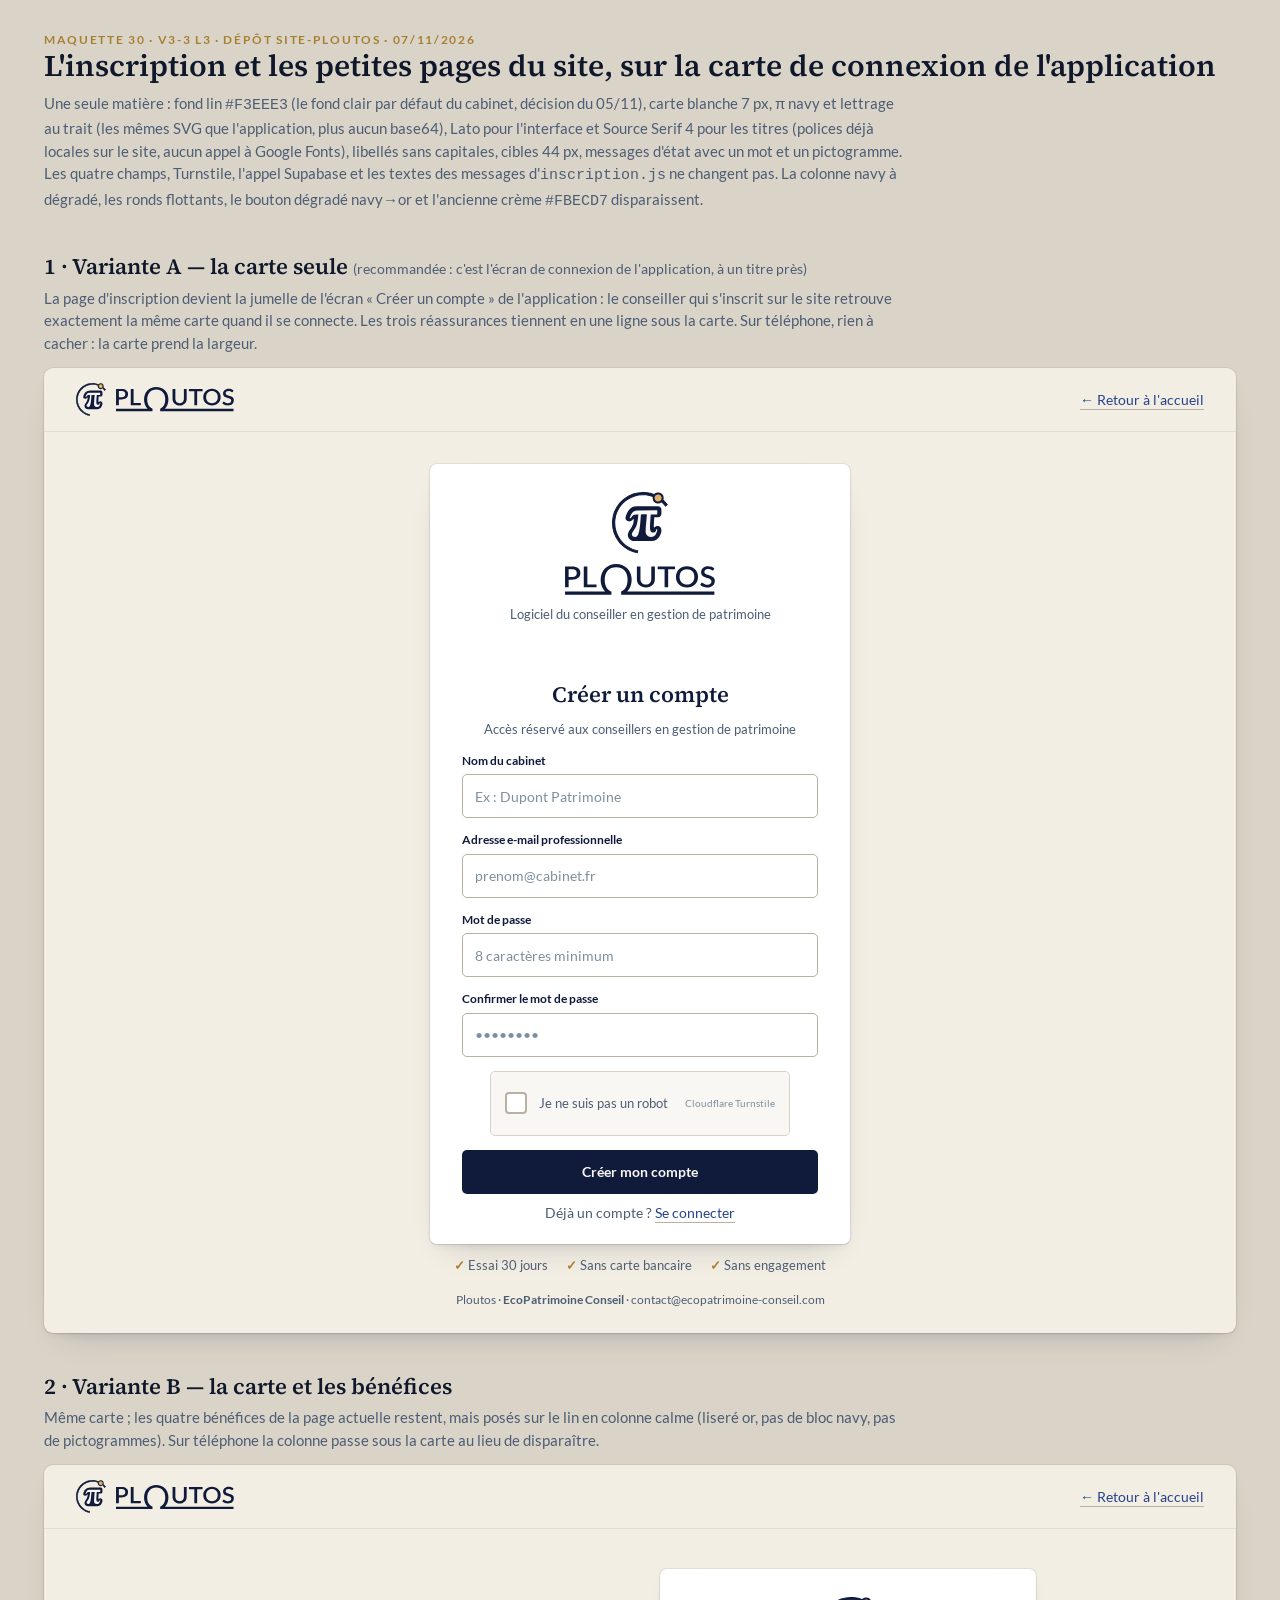
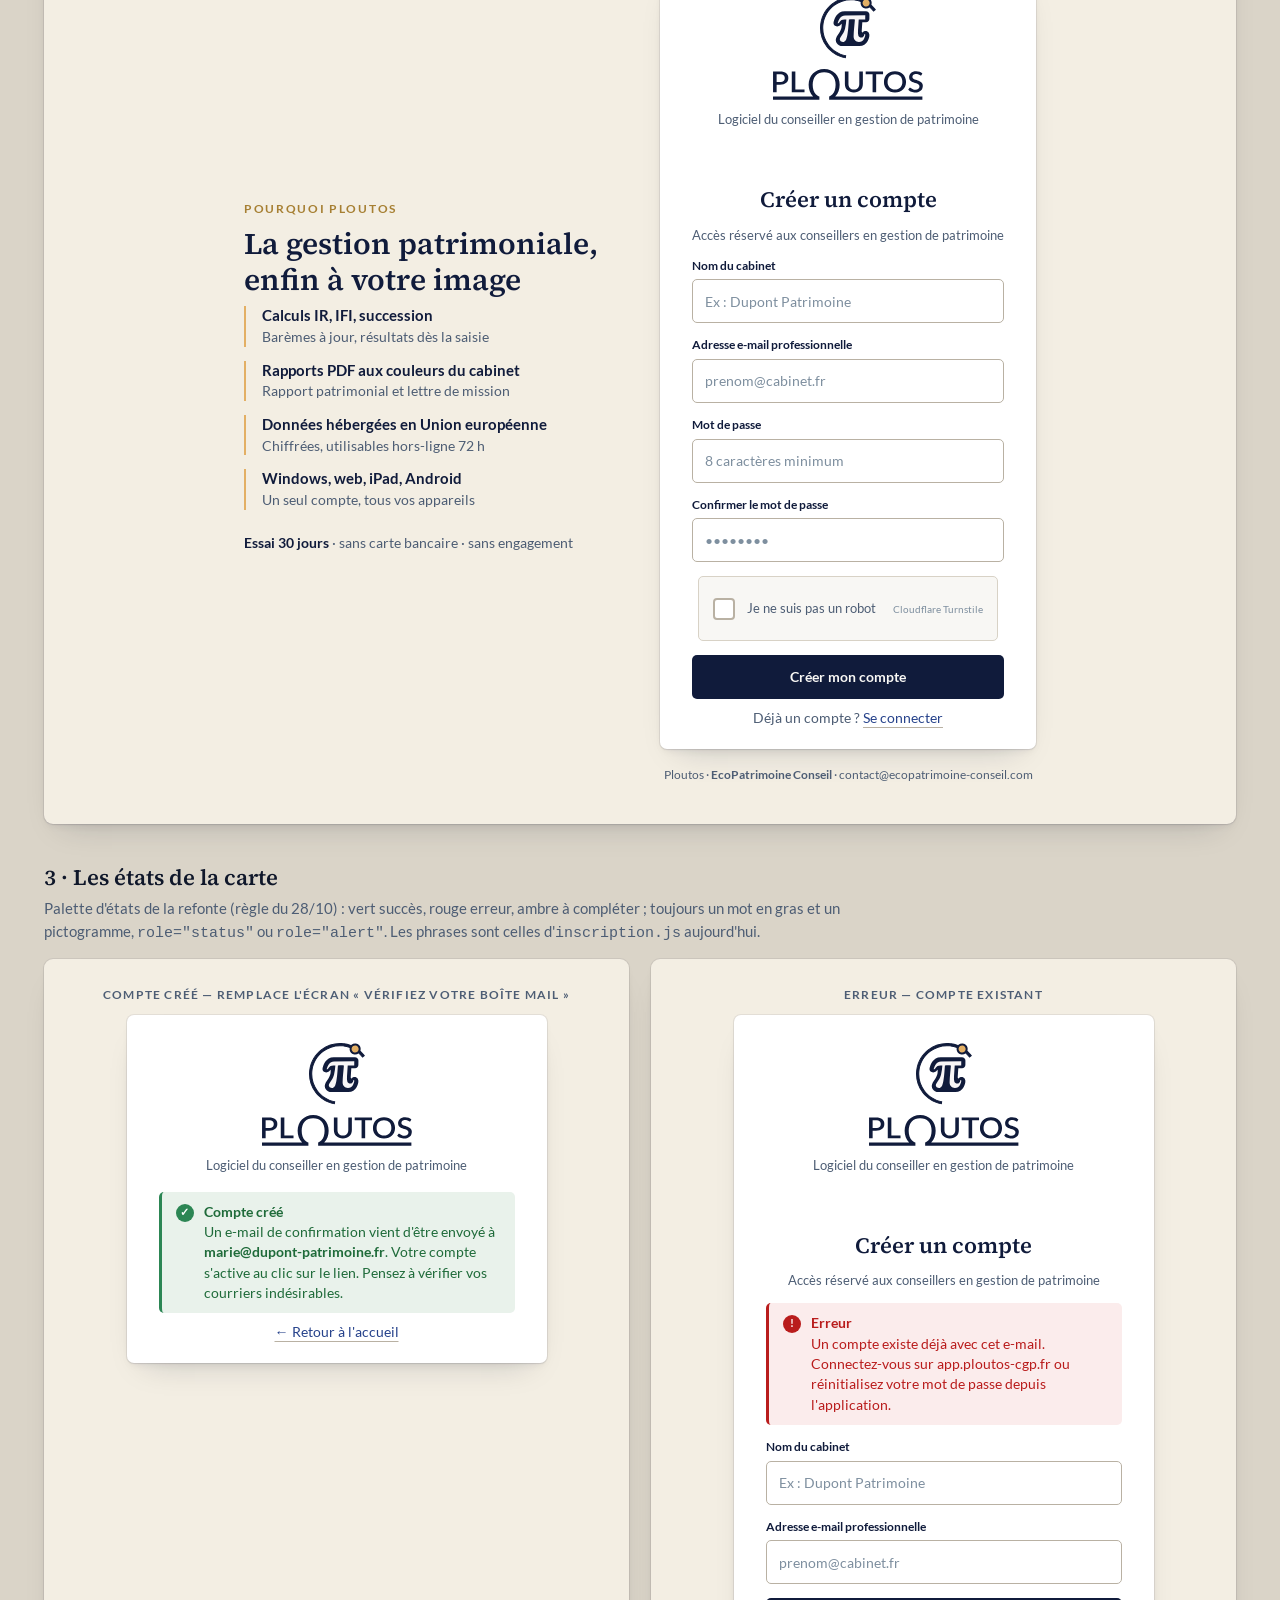
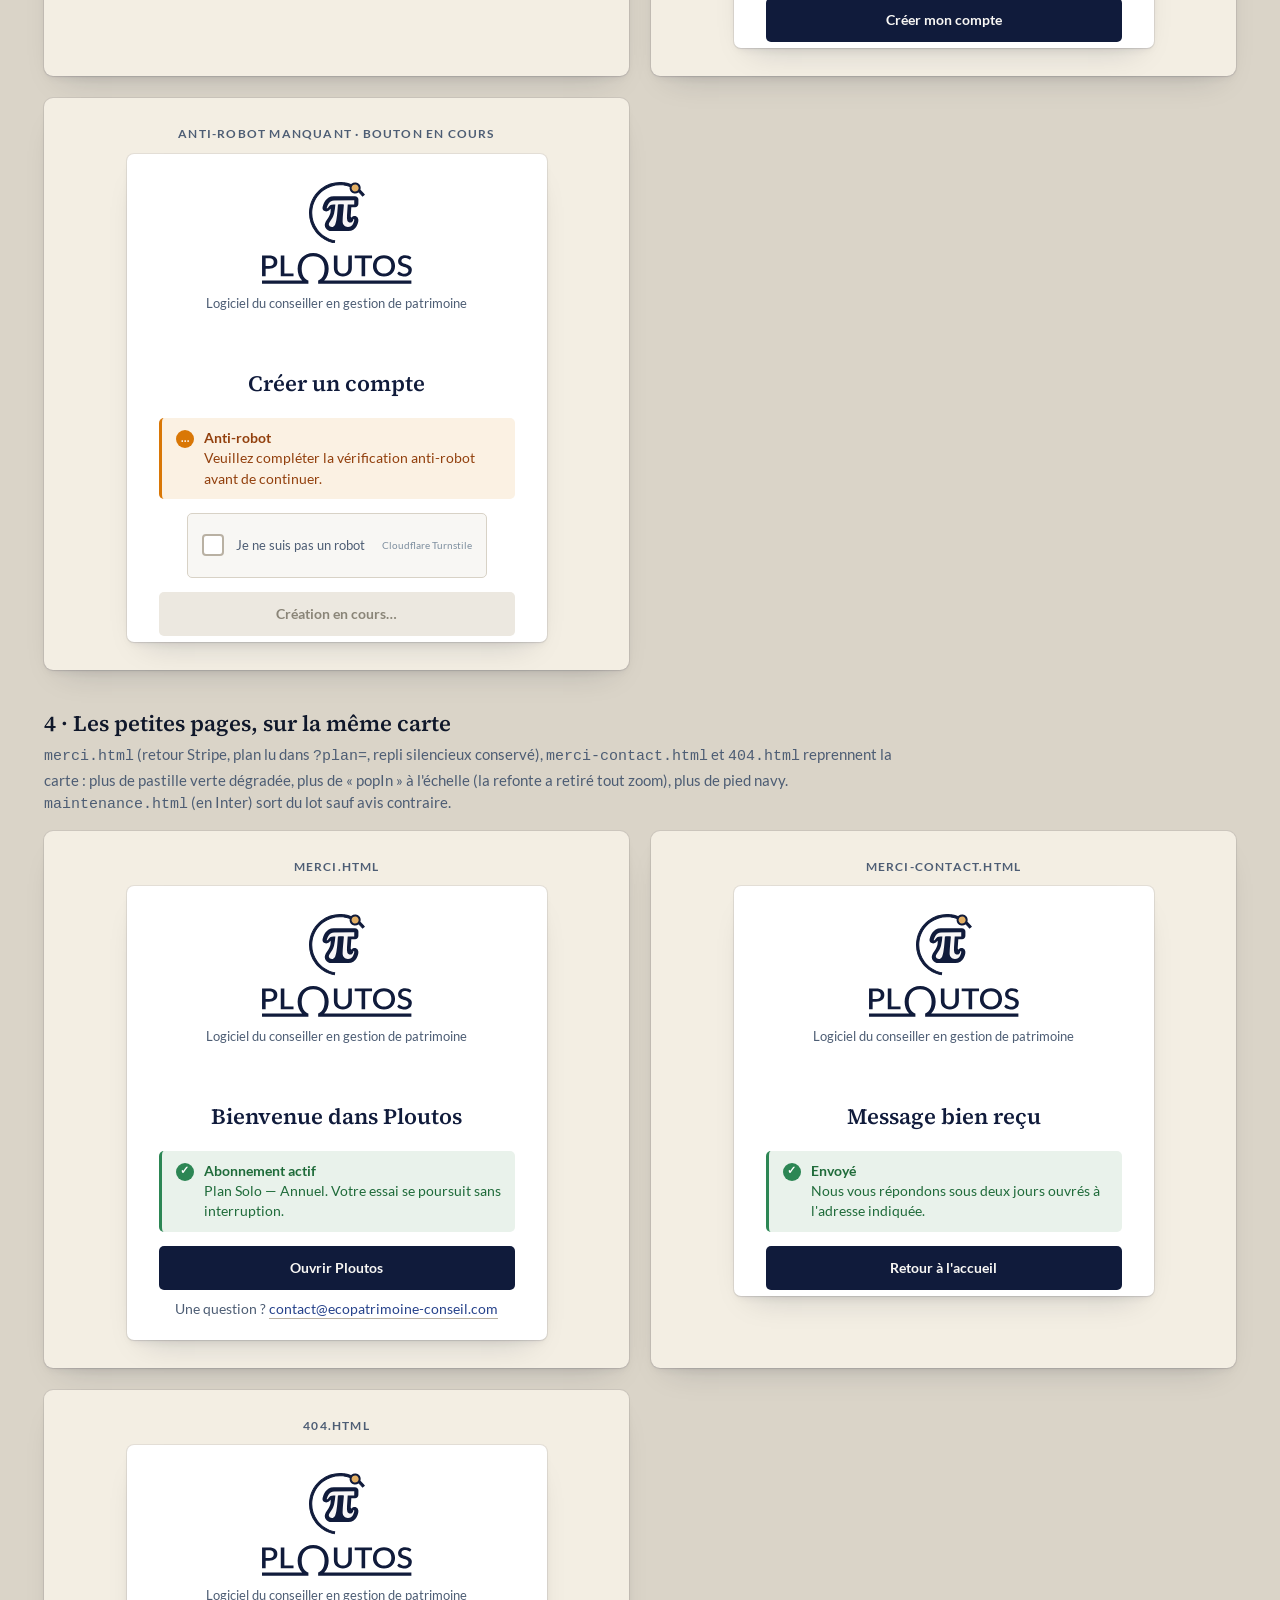
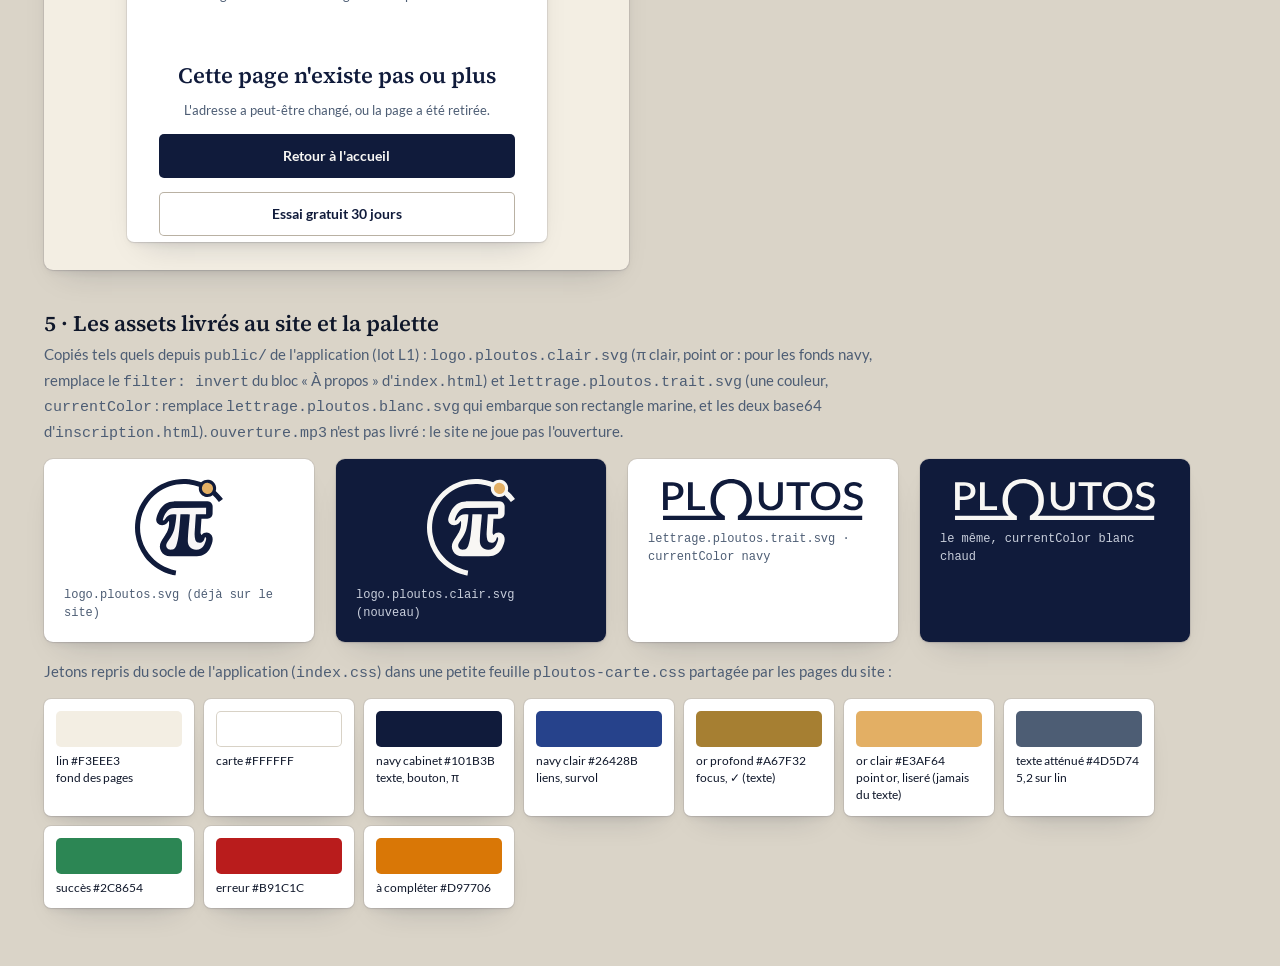
<file: docs/maquettes/site_inscription.html>
<!DOCTYPE html>
<html lang="fr"><head><meta charset="utf-8"/><meta name="viewport" content="width=device-width,initial-scale=1"/>
<title>Maquette 30 — Site-Ploutos L3 : inscription et petites pages sur la carte de connexion</title>
<style>
@font-face{font-family:'Lato';font-weight:400;font-style:normal;font-display:swap;src:url('../../fonts/lato-latin-400-normal.woff2') format('woff2')}
@font-face{font-family:'Lato';font-weight:700;font-style:normal;font-display:swap;src:url('../../fonts/lato-latin-700-normal.woff2') format('woff2')}
@font-face{font-family:'Lato';font-weight:900;font-style:normal;font-display:swap;src:url('../../fonts/lato-latin-900-normal.woff2') format('woff2')}
@font-face{font-family:'Source Serif 4';font-weight:600;font-style:normal;font-display:swap;src:url('../../fonts/source-serif-4-latin-600-normal.woff2') format('woff2')}
@font-face{font-family:'Source Serif 4';font-weight:400;font-style:normal;font-display:swap;src:url('../../fonts/source-serif-4-latin-400-normal.woff2') format('woff2')}
:root{
  --pl-cab-navy:#101B3B;--pl-navy:#0F172A;--pl-navy-light:#26428B;--pl-gold-deep:#A67F32;--pl-gold-light:#E3AF64;
  --pl-white-warm:#F8F7F4;--pl-lin:#F3EEE3;--pl-parchment:#E8E3D9;--pl-card:#FFFFFF;--pl-border:#D8D2C6;--pl-border-strong:#B9B1A3;
  --pl-text-muted-refonte:#4D5D74;--pl-text-subtle:#7E8F9F;
  --pl-etat-pret:#2C8654;--pl-etat-pret-text:#1F6B3A;--pl-etat-pret-fond:#E9F2EB;
  --pl-etat-acompleter:#D97706;--pl-etat-acompleter-text:#92400E;--pl-etat-acompleter-fond:#FBF1E3;
  --pl-etat-bloque:#B91C1C;--pl-etat-bloque-text:#B91C1C;--pl-etat-bloque-fond:#FBECEC;
  --pl-shadow-card:0 0 0 1px rgba(15,23,42,.07),0 1px 2px rgba(15,23,42,.06),0 4px 10px -4px rgba(15,23,42,.10),0 16px 32px -18px rgba(15,23,42,.22);
  --pl-radius-card:7px;--pl-radius-ctl:5px;--pl-ease:cubic-bezier(.16,1,.3,1);
  --pl-f-ui:"Lato","Segoe UI","Helvetica Neue",Arial,sans-serif;--pl-f-serif:"Source Serif 4","Source Serif Pro",Georgia,serif;
}
*{box-sizing:border-box} body{margin:0;background:#DAD4C8;font:400 15px/1.5 var(--pl-f-ui);color:var(--pl-navy)}
.planche{max-width:1240px;margin:0 auto;padding:32px 24px 80px}
.planche>header{margin-bottom:28px} .planche h1{font:600 30px/1.2 var(--pl-f-serif);margin:0 0 8px} .planche h2{font:600 22px/1.25 var(--pl-f-serif);margin:40px 0 6px}
.planche p.note{margin:0 0 14px;color:var(--pl-text-muted-refonte);max-width:860px}
.eb{display:block;font:700 12px/1.3 var(--pl-f-ui);letter-spacing:.14em;text-transform:uppercase;color:var(--pl-gold-deep)}
.ecran{background:var(--pl-lin);border-radius:9px;overflow:hidden;box-shadow:var(--pl-shadow-card);min-height:640px;display:flex;flex-direction:column}
.site-nav{display:flex;align-items:center;justify-content:space-between;height:64px;padding:0 32px;border-bottom:1px solid rgba(16,27,59,.08)}
.marque{display:flex;align-items:center;gap:10px;text-decoration:none} .marque .pi{width:30px;height:auto} .marque .lettrage{width:118px;height:auto;color:var(--pl-cab-navy)}
.lien{color:var(--pl-navy-light);text-decoration:underline;text-underline-offset:4px;text-decoration-color:var(--pl-border-strong);font:400 14px/1.4 var(--pl-f-ui)} .lien:hover{color:var(--pl-navy);text-decoration-color:var(--pl-navy)}
.nav-retour{display:inline-flex;align-items:center;min-height:44px}
.cx-ecran{flex:1;display:flex;flex-direction:column;align-items:center;justify-content:center;gap:18px;padding:32px 16px 24px;color:var(--pl-cab-navy)}
.cx-carte{width:min(420px,100%);background:var(--pl-card);border-radius:var(--pl-radius-card);box-shadow:var(--pl-shadow-card);display:flex;flex-direction:column;overflow:hidden}
.cx-large{width:min(520px,100%)}
.cx-tete{display:flex;flex-direction:column;align-items:center;gap:10px;padding:28px 32px 4px} .cx-tete .pi{width:56px;height:auto;display:block} .cx-tete .lettrage{width:150px;height:auto;display:block;color:var(--pl-cab-navy)}
.cx-baseline{margin:0;text-align:center;font:400 13px/1.4 var(--pl-f-ui);color:var(--pl-text-muted-refonte)}
.cx-corps{display:flex;flex-direction:column;gap:14px;padding:14px 32px 6px}
.cx-titre{margin:0;text-align:center;font:600 22px/1.25 var(--pl-f-serif);color:var(--pl-cab-navy)}
.cx-sous{margin:-8px 0 0;text-align:center;font:400 13px/1.4 var(--pl-f-ui);color:var(--pl-text-muted-refonte)}
.cx-captcha{display:flex;justify-content:center;min-height:65px}
.captcha-sim{width:300px;height:65px;display:flex;align-items:center;gap:12px;padding:0 14px;border:1px solid var(--pl-border);border-radius:var(--pl-radius-ctl);background:var(--pl-white-warm);font:400 13px/1.2 var(--pl-f-ui);color:var(--pl-text-muted-refonte)}
.captcha-sim small{margin-left:auto;font-size:10px;color:var(--pl-text-subtle)} .captcha-box{width:22px;height:22px;border:2px solid var(--pl-border-strong);border-radius:4px;background:#fff}
.cx-liens{display:flex;flex-direction:column;align-items:center;padding:0 32px 18px;min-height:44px;justify-content:center}
.cx-deja{font:400 14px/1.4 var(--pl-f-ui);color:var(--pl-text-muted-refonte)}
.cx-pied{margin:0;text-align:center;font:400 12px/1.4 var(--pl-f-ui);color:var(--pl-text-muted-refonte)} .cx-pied b{font-weight:700}
.reassur{margin:-6px 0 0;display:flex;gap:18px;font:400 13px/1.4 var(--pl-f-ui);color:var(--pl-text-muted-refonte)} .reassur span::before{content:"✓ ";color:var(--pl-gold-deep);font-weight:700}
.champ{display:flex;flex-direction:column;gap:6px;font-family:var(--pl-f-ui)} .champ-l{font:700 12px/1.3 var(--pl-f-ui);color:var(--pl-cab-navy)}
.champ input{height:44px;padding:0 12px;border:1px solid var(--pl-border-strong);border-radius:var(--pl-radius-ctl);background:#fff;font:400 14px/1 var(--pl-f-ui);color:var(--pl-navy)}
.champ input::placeholder{color:var(--pl-text-subtle)} .champ input:focus-visible{outline:2px solid var(--pl-gold-deep);outline-offset:2px}
.btn{display:inline-flex;align-items:center;justify-content:center;gap:8px;height:44px;padding:0 16px;border:0;border-radius:var(--pl-radius-ctl);font:700 14px/1 var(--pl-f-ui);cursor:pointer;text-decoration:none;width:100%}
.btn-plein{background:var(--pl-cab-navy);color:var(--pl-white-warm)} .btn-plein:hover{background:var(--pl-navy-light)}
.btn-ligne{background:transparent;color:var(--pl-cab-navy);box-shadow:inset 0 0 0 1px var(--pl-border-strong)}
.btn[aria-disabled="true"]{background:#ECE8E0;color:#8A8578;cursor:not-allowed}
.msg{display:flex;align-items:flex-start;gap:10px;padding:10px 14px;border-left:3px solid var(--pl-etat-pret);border-radius:var(--pl-radius-ctl);background:var(--pl-etat-pret-fond);color:var(--pl-etat-pret-text);font:400 14px/1.45 var(--pl-f-ui)}
.msg[data-etat="acompleter"]{border-left-color:var(--pl-etat-acompleter);background:var(--pl-etat-acompleter-fond);color:var(--pl-etat-acompleter-text)}
.msg[data-etat="bloque"]{border-left-color:var(--pl-etat-bloque);background:var(--pl-etat-bloque-fond);color:var(--pl-etat-bloque-text)}
.msg-i{flex:none;width:18px;height:18px;margin-top:2px;border-radius:50%;background:currentColor;color:inherit;display:grid;place-items:center;font:700 11px/1 var(--pl-f-ui)} .msg-i::after{content:"";}
.msg-i{position:relative} .msg[data-etat] .msg-i{color:#fff} .msg[data-etat="pret"] .msg-i{background:var(--pl-etat-pret)} .msg[data-etat="bloque"] .msg-i{background:var(--pl-etat-bloque)} .msg[data-etat="acompleter"] .msg-i{background:var(--pl-etat-acompleter)}
.msg-t{margin:0;min-width:0} .msg-t strong{display:block;font-weight:700}
/* variante B */
.cx-deux{flex-direction:row;align-items:center;justify-content:center;gap:56px;padding:40px 48px} .cx-deux>div{display:flex;flex-direction:column;gap:18px;align-items:center}
.benef{width:360px;color:var(--pl-cab-navy)} .benef-eb{margin:0 0 10px;font:700 12px/1.3 var(--pl-f-ui);letter-spacing:.14em;text-transform:uppercase;color:var(--pl-gold-deep)}
.benef-t{margin:0 0 22px;font:600 30px/1.2 var(--pl-f-serif)} .benef-l{list-style:none;margin:0;padding:0;display:flex;flex-direction:column;gap:14px}
.benef-l li{display:flex;flex-direction:column;gap:2px;padding-left:16px;border-left:2px solid var(--pl-gold-light)} .benef-l b{font:700 15px/1.3 var(--pl-f-ui)} .benef-l span{font:400 13.5px/1.4 var(--pl-f-ui);color:var(--pl-text-muted-refonte)}
.benef-g{margin:24px 0 0;font:400 13.5px/1.4 var(--pl-f-ui);color:var(--pl-text-muted-refonte)} .benef-g b{color:var(--pl-cab-navy)}
/* vignettes */
.vignettes{display:grid;grid-template-columns:repeat(auto-fill,minmax(400px,1fr));gap:22px}
.vig{background:var(--pl-lin);border-radius:9px;padding:28px 20px;box-shadow:var(--pl-shadow-card);display:flex;flex-direction:column;align-items:center;gap:12px} .vig>span{font:700 12px/1.3 var(--pl-f-ui);letter-spacing:.1em;text-transform:uppercase;color:var(--pl-text-muted-refonte)}
/* assets */
.assets{display:flex;gap:22px;flex-wrap:wrap} .asset{background:#fff;border-radius:9px;padding:20px;box-shadow:var(--pl-shadow-card);width:270px;display:flex;flex-direction:column;align-items:center;gap:10px}
.asset.sombre{background:var(--pl-cab-navy);color:var(--pl-white-warm)} .asset .pi{width:88px;height:auto} .asset .lettrage{width:200px;height:auto;color:var(--pl-cab-navy)} .asset.sombre .lettrage{color:var(--pl-white-warm)}
.asset code{font-size:12px;color:var(--pl-text-muted-refonte)} .asset.sombre code{color:#C9CFDC}
.swatches{display:flex;gap:10px;flex-wrap:wrap} .sw{width:150px;border-radius:7px;padding:12px;box-shadow:var(--pl-shadow-card);font:400 12px/1.4 var(--pl-f-ui);background:#fff} .sw i{display:block;height:36px;border-radius:5px;margin-bottom:6px}
@media (max-width:900px){.cx-deux{flex-direction:column}.benef{width:min(420px,100%)}}
</style></head><body><div class="planche">
<header><span class="eb">Maquette 30 · V3-3 L3 · dépôt Site-Ploutos · 07/11/2026</span>
<h1>L'inscription et les petites pages du site, sur la carte de connexion de l'application</h1>
<p class="note">Une seule matière : fond lin <code>#F3EEE3</code> (le fond clair par défaut du cabinet, décision du 05/11), carte blanche 7 px, π navy et lettrage au trait (les mêmes SVG que l'application, plus aucun base64), Lato pour l'interface et Source Serif 4 pour les titres (polices déjà locales sur le site, aucun appel à Google Fonts), libellés sans capitales, cibles 44 px, messages d'état avec un mot et un pictogramme. Les quatre champs, Turnstile, l'appel Supabase et les textes des messages d'<code>inscription.js</code> ne changent pas. La colonne navy à dégradé, les ronds flottants, le bouton dégradé navy→or et l'ancienne crème <code>#FBECD7</code> disparaissent.</p></header>

<h2>1 · Variante A — la carte seule <small style="font:400 14px var(--pl-f-ui);color:var(--pl-text-muted-refonte)">(recommandée : c'est l'écran de connexion de l'application, à un titre près)</small></h2>
<p class="note">La page d'inscription devient la jumelle de l'écran « Créer un compte » de l'application : le conseiller qui s'inscrit sur le site retrouve exactement la même carte quand il se connecte. Les trois réassurances tiennent en une ligne sous la carte. Sur téléphone, rien à cacher : la carte prend la largeur.</p>
<div class="ecran"><nav class="site-nav"><a class="marque" href="#"><svg class="pi" aria-hidden="true" focusable="false" viewBox="0 0 251 276" fill="none" xmlns="http://www.w3.org/2000/svg">
<g clip-path="url(#clip0_167_104)">
<path d="M100.23 220.08C89.0201 220.08 79.6301 214.87 74.4601 205.79C65.7101 190.41 74.6301 177.28 81.8001 166.72C86.9601 159.12 92.8101 150.51 95.9001 138.57C97.8001 131.22 97.6401 117.61 96.0801 119.82C93.1401 123.98 87.6601 131.73 77.3001 131.73C74.8301 131.73 72.3601 131.25 69.9501 130.31C62.7201 127.48 58.8401 119.61 60.9801 112.16C64.7601 99.0201 74.8001 64.12 110.77 64.03C110.77 64.03 206.5 63.8 206.51 63.8C212.28 63.8 217.7 67.1101 220.24 72.6901C221.2 74.7901 221.56 77.1201 221.54 79.43L221.34 98.17C221.25 106.32 214.69 112.91 206.54 113.04L190.2 113.29C189.84 113.29 189.55 113.57 189.53 113.93L187.02 152.18C186.74 156.51 188.96 161.16 190.67 158.99C193.82 154.99 198.79 152.6 203.96 152.6C209.92 152.6 215.4 155.67 218.61 160.82C225.22 171.41 219.6 186.04 213.96 197.61C207.05 211.77 193.13 220.23 176.71 220.23C176.71 220.23 102.39 220.1 100.24 220.1L100.23 220.08Z" fill="#101B3B"/>
<path d="M156.49 101.35C147.25 99.59 138.95 100.52 129.64 100.85C127.62 126.59 125.91 168.55 117.35 190.91C115.21 196.5 110.97 200.45 106.31 201.24C100 202.31 93.71 200.96 90.46 195.25C83.15 182.41 104.56 171.58 112.13 142.31C115.65 128.7 117.22 115.39 118.12 101.28C86.03 95.32 88.57 121.45 79.03 117.72C84.03 100.33 91.91 82.57 112.46 82.52L202.9 82.3L202.7 100.42L173.57 100.86L170.3 150.67C169.78 158.52 169.86 166.5 172.13 174.02C174.03 180.32 180.46 182.34 186.3 181.87C197.54 180.96 198.67 166.72 198.89 167.63C198.28 165.12 209.5 163.02 197.17 188.31C192.74 197.39 184.21 201.84 174.3 201.7C159.99 201.51 150.37 191 150.64 176.4C151.09 151.65 154.51 127.87 156.51 101.36L156.49 101.35Z" fill="#F8F6F7"/>
<path d="M114.99 262.98C84.04 257.1 56.76 240.19 37.68 214.86C17.34 187.87 8.73002 154.57 13.43 121.1C18.13 87.63 35.59 58 62.58 37.65C88.31 18.26 119.77 9.53996 151.65 12.84C153.21 13 154.78 13.18 156.34 13.4C189.81 18.1 219.44 35.56 239.79 62.55L247.72 56.58C225.04 26.49 192.31 8.42996 157.73 3.56996C156.17 3.34996 154.61 3.16996 153.04 2.99996C119.86 -0.500045 85.34 8.06996 56.6 29.72C-3.58998 75.08 -15.61 160.64 29.74 220.83C51.07 249.14 81.31 266.78 113.61 272.82L114.98 262.98H114.99Z" fill="#101B3B"/>
<path d="M40.7 236.84C36.14 232.28 31.88 227.38 27.95 222.17C5.66001 192.59 -3.77999 156.09 1.38001 119.4C6.53001 82.71 25.67 50.23 55.25 27.93C83.41 6.72001 118.21 -2.92999 153.26 0.780014C155.07 0.970014 156.59 1.15001 158.03 1.36001C194.72 6.52001 227.2 25.65 249.5 55.24L250.85 57.03L239.35 65.7L238 63.91C218.02 37.4 188.91 20.25 156.03 15.63C154.65 15.44 153.14 15.25 151.42 15.08C120.15 11.84 89.08 20.5 63.93 39.45C37.42 59.43 20.27 88.54 15.65 121.42C11.03 154.3 19.49 187.01 39.47 213.52C58.1 238.24 85.07 255.03 115.41 260.79L117.51 261.19L115.52 275.46L113.21 275.03C85.53 269.85 60.37 256.51 40.71 236.86L40.7 236.84ZM233.45 43.58C212.99 23.12 186.57 9.89001 157.4 5.79001C156.01 5.60001 154.55 5.42001 152.79 5.23001C118.87 1.65001 85.19 10.98 57.95 31.51C29.32 53.09 10.8 84.52 5.81001 120.02C0.820009 155.52 9.95001 190.84 31.53 219.47C51.26 245.65 79.66 263.58 111.72 270.15L112.47 264.75C81.88 258.42 54.75 241.23 35.88 216.19C15.18 188.72 6.42001 154.83 11.2 120.77C15.99 86.71 33.75 56.55 61.22 35.85C87.28 16.21 119.47 7.25001 151.87 10.6C153.65 10.78 155.21 10.97 156.65 11.17C189.97 15.85 219.56 32.95 240.21 59.42L244.56 56.14C241.09 51.69 237.38 47.5 233.46 43.57L233.45 43.58Z" fill="#101B3B"/>
<path d="M206.73 49.4999C219.289 49.4999 229.47 39.3189 229.47 26.7599C229.47 14.2009 219.289 4.0199 206.73 4.0199C194.171 4.0199 183.99 14.2009 183.99 26.7599C183.99 39.3189 194.171 49.4999 206.73 49.4999Z" fill="#E3AF64"/>
<path d="M224.26 9.19995L217.92 15.5399C221.48 19.0999 223.12 23.9899 222.42 28.9599C221.2 37.6099 213.17 43.66 204.52 42.45C201.08 41.97 197.98 40.4199 195.53 37.9799C191.97 34.4199 190.33 29.5299 191.03 24.5499C192.25 15.8999 200.28 9.84995 208.93 11.0599C212.37 11.5399 215.47 13.0899 217.92 15.5299L224.26 9.18995M224.26 9.19995C220.58 5.51995 215.73 2.96995 210.18 2.18995C196.61 0.279949 184.06 9.73995 182.16 23.3099C181.03 31.3399 183.88 39 189.2 44.32C192.88 48 197.73 50.55 203.28 51.33C216.85 53.24 229.4 43.7799 231.3 30.2099C232.43 22.1799 229.58 14.5199 224.26 9.19995Z" fill="#101B3B"/>
</g>
<defs>
<clipPath id="clip0_167_104">
<rect width="250.85" height="275.45" fill="white"/>
</clipPath>
</defs>
</svg><svg class="lettrage" aria-hidden="true" focusable="false" viewBox="0 0 644 133" fill="none" xmlns="http://www.w3.org/2000/svg">
<path d="M45.3101 65.45C49.8101 64.03 53.5701 62.05 56.6001 59.51C59.6301 56.97 61.9101 53.94 63.4501 50.41C64.9901 46.88 65.7501 42.99 65.7501 38.75C65.7501 34.51 65.0301 30.78 63.5801 27.33C62.1301 23.89 59.9201 20.94 56.9601 18.48C54.0001 16.03 50.2401 14.12 45.7001 12.76C41.1601 11.4 35.7901 10.72 29.6001 10.72H0.110107V99.83H15.5101V67.59H29.6001C35.5701 67.59 40.8001 66.88 45.3001 65.46L45.3101 65.45ZM15.5201 22.04H29.6101C33.1201 22.04 36.1801 22.42 38.7901 23.18C41.4001 23.94 43.5601 25.05 45.2701 26.49C46.9801 27.93 48.2701 29.69 49.1201 31.75C49.9701 33.81 50.4001 36.14 50.4001 38.74C50.4001 41.34 49.9601 43.77 49.0801 45.92C48.2001 48.07 46.8901 49.89 45.1601 51.4C43.4301 52.91 41.2601 54.07 38.6401 54.9C36.0301 55.73 33.0101 56.14 29.5901 56.14H15.5001V22.04H15.5201Z" fill="currentColor"/>
<path d="M135.27 87.6899H95.9V10.71H80.5V99.8199H135.27V87.6899Z" fill="currentColor"/>
<path d="M318.94 90.59C322.28 93.83 326.33 96.37 331.1 98.21C335.87 100.05 341.24 100.97 347.21 100.97C353.18 100.97 358.55 100.05 363.32 98.21C368.09 96.37 372.14 93.83 375.48 90.59C378.82 87.35 381.38 83.4999 383.16 79.0399C384.94 74.5799 385.83 69.7299 385.83 64.4799V10.71H370.47V64.4799C370.47 68.0299 369.94 71.26 368.89 74.17C367.84 77.08 366.31 79.57 364.31 81.64C362.31 83.71 359.87 85.32 357 86.47C354.12 87.63 350.86 88.2 347.21 88.2C343.56 88.2 340.3 87.62 337.42 86.47C334.54 85.31 332.11 83.6899 330.14 81.6099C328.17 79.5299 326.65 77.0299 325.59 74.1199C324.53 71.2099 324.01 67.9799 324.01 64.4299V10.7199H308.59V64.49C308.59 69.73 309.48 74.5899 311.26 79.0499C313.04 83.5099 315.6 87.36 318.94 90.6V90.59Z" fill="currentColor"/>
<path d="M427.6 99.9199H442.96V22.7899H472.55V10.71H397.95V22.7899H427.6V99.9199Z" fill="currentColor"/>
<path d="M641.44 62.99C640.17 60.43 638.49 58.26 636.4 56.49C634.31 54.71 631.93 53.2499 629.25 52.0899C626.57 50.9299 623.84 49.9 621.05 48.99C618.26 48.08 615.53 47.22 612.85 46.42C610.17 45.61 607.79 44.6799 605.7 43.5999C603.61 42.5299 601.93 41.24 600.66 39.7299C599.38 38.2199 598.75 36.3299 598.75 34.0599C598.75 32.2799 599.09 30.64 599.77 29.14C600.45 27.63 601.47 26.32 602.83 25.21C604.19 24.1 605.87 23.23 607.87 22.61C609.87 21.99 612.19 21.6799 614.82 21.6799C617.67 21.6799 620.13 22.02 622.2 22.7C624.26 23.38 626.05 24.1299 627.57 24.9299C629.09 25.7399 630.36 26.4699 631.39 27.1299C632.42 27.7899 633.36 28.1199 634.19 28.1199C634.98 28.1199 635.64 27.9499 636.17 27.5899C636.7 27.2399 637.2 26.69 637.69 25.95L641.44 19.0099C638.15 16.0399 634.22 13.7499 629.68 12.1299C625.13 10.5199 620.13 9.70996 614.69 9.70996C609.85 9.70996 605.55 10.4099 601.77 11.8199C597.99 13.2199 594.82 15.0899 592.25 17.4299C589.68 19.7599 587.72 22.44 586.38 25.45C585.04 28.47 584.37 31.58 584.37 34.8C584.37 38.85 585.01 42.2199 586.28 44.9299C587.56 47.6399 589.24 49.91 591.32 51.74C593.41 53.58 595.79 55.07 598.47 56.2C601.15 57.34 603.88 58.33 606.64 59.17C609.41 60.02 612.13 60.8099 614.81 61.5599C617.49 62.2999 619.87 63.2099 621.96 64.2899C624.04 65.3699 625.73 66.6999 627 68.2899C628.27 69.8799 628.91 71.94 628.91 74.45C628.91 78.95 627.38 82.4799 624.33 85.0399C621.28 87.5999 616.96 88.8799 611.38 88.8799C607.95 88.8799 605.01 88.4399 602.55 87.5499C600.09 86.6599 597.99 85.69 596.26 84.64C594.52 83.59 593.04 82.6199 591.81 81.7299C590.58 80.8399 589.46 80.4 588.45 80.4C587.7 80.4 587.02 80.57 586.41 80.9C585.8 81.23 585.29 81.6799 584.89 82.2599L580.41 89.2C582.21 90.9799 584.26 92.59 586.54 94.03C588.82 95.48 591.27 96.7 593.89 97.72C596.5 98.73 599.25 99.5199 602.13 100.07C605.01 100.63 607.96 100.9 610.99 100.9C616.13 100.9 620.71 100.16 624.73 98.6699C628.75 97.1799 632.13 95.1499 634.88 92.5699C637.63 89.9899 639.72 86.9599 641.18 83.4899C642.63 80.0199 643.35 76.2999 643.35 72.3399C643.35 68.6699 642.71 65.55 641.44 62.99Z" fill="currentColor"/>
<path d="M266.43 118.3C266.9 117.85 267.38 117.4 267.83 116.93C273.66 110.91 278.18 103.74 281.39 95.41C284.6 87.08 286.2 77.98 286.2 68.11C286.2 58.24 284.59 49.14 281.39 40.81C278.18 32.48 273.66 25.3 267.83 19.25C262 13.2 255 8.48 246.82 5.09C238.64 1.7 229.56 0 219.56 0C209.56 0 200.57 1.7 192.4 5.09C184.23 8.48 177.21 13.2 171.34 19.25C165.48 25.3 160.94 32.48 157.74 40.81C154.53 49.14 152.93 58.24 152.93 68.11C152.93 77.98 154.54 87.08 157.74 95.41C160.95 103.74 165.48 110.91 171.34 116.93C171.8 117.4 172.28 117.85 172.75 118.3H0V132.24H199.19V118.3L197.56 118.07C192.23 115.63 187.6 112.32 183.72 108.1C179.43 103.43 176.12 97.73 173.81 90.99C171.5 84.25 170.34 76.62 170.34 68.11C170.34 59.6 171.5 52.07 173.81 45.33C176.12 38.59 179.43 32.87 183.72 28.17C188.01 23.47 193.18 19.86 199.24 17.34C205.3 14.82 212.08 13.56 219.57 13.56C227.06 13.56 233.94 14.82 240 17.34C246.06 19.86 251.22 23.47 255.48 28.17C259.74 32.87 263 38.59 265.29 45.33C267.57 52.07 268.71 59.67 268.71 68.11C268.71 76.55 267.57 84.25 265.29 90.99C263 97.73 259.74 103.44 255.48 108.1C251.53 112.43 246.78 115.81 241.27 118.27L241.05 118.3V132.24H641.46V118.3H266.45H266.43Z" fill="currentColor"/>
<path d="M489.41 87.99C493.58 92.02 498.58 95.17 504.4 97.44C510.22 99.71 516.67 100.85 523.74 100.85C530.81 100.85 537.33 99.71 543.15 97.44C548.97 95.17 553.96 92.02 558.11 87.99C562.26 83.96 565.48 79.16 567.76 73.59C570.04 68.01 571.19 61.92 571.19 55.32C571.19 48.72 570.05 42.62 567.76 37.05C565.48 31.48 562.26 26.67 558.11 22.62C553.96 18.57 548.97 15.41 543.15 13.14C537.33 10.87 530.86 9.72998 523.74 9.72998C516.62 9.72998 510.22 10.87 504.4 13.14C498.58 15.41 493.58 18.57 489.41 22.62C485.24 26.67 482.01 31.48 479.72 37.05C477.44 42.63 476.29 48.72 476.29 55.32C476.29 61.92 477.43 68.02 479.72 73.59C482 79.17 485.23 83.97 489.41 87.99ZM494.22 41.5C495.71 37.41 497.85 33.94 500.61 31.09C503.38 28.24 506.71 26.05 510.62 24.52C514.53 22.99 518.9 22.23 523.73 22.23C528.56 22.23 533 22.99 536.91 24.52C540.82 26.05 544.15 28.24 546.89 31.09C549.64 33.94 551.74 37.41 553.22 41.5C554.69 45.59 555.43 50.19 555.43 55.31C555.43 60.43 554.69 65.1 553.22 69.19C551.75 73.28 549.64 76.74 546.89 79.57C544.15 82.4 540.82 84.57 536.91 86.07C533 87.58 528.61 88.33 523.73 88.33C518.85 88.33 514.53 87.58 510.62 86.07C506.71 84.56 503.37 82.39 500.61 79.57C497.84 76.74 495.71 73.28 494.22 69.19C492.73 65.1 491.98 60.48 491.98 55.31C491.98 50.14 492.73 45.58 494.22 41.5Z" fill="currentColor"/>
</svg></a><a class="lien nav-retour" href="#">← Retour à l'accueil</a></nav><div class="cx-ecran"><div class="cx-carte">
  <div class="cx-tete"><svg class="pi" aria-hidden="true" focusable="false" viewBox="0 0 251 276" fill="none" xmlns="http://www.w3.org/2000/svg">
<g clip-path="url(#clip0_167_104)">
<path d="M100.23 220.08C89.0201 220.08 79.6301 214.87 74.4601 205.79C65.7101 190.41 74.6301 177.28 81.8001 166.72C86.9601 159.12 92.8101 150.51 95.9001 138.57C97.8001 131.22 97.6401 117.61 96.0801 119.82C93.1401 123.98 87.6601 131.73 77.3001 131.73C74.8301 131.73 72.3601 131.25 69.9501 130.31C62.7201 127.48 58.8401 119.61 60.9801 112.16C64.7601 99.0201 74.8001 64.12 110.77 64.03C110.77 64.03 206.5 63.8 206.51 63.8C212.28 63.8 217.7 67.1101 220.24 72.6901C221.2 74.7901 221.56 77.1201 221.54 79.43L221.34 98.17C221.25 106.32 214.69 112.91 206.54 113.04L190.2 113.29C189.84 113.29 189.55 113.57 189.53 113.93L187.02 152.18C186.74 156.51 188.96 161.16 190.67 158.99C193.82 154.99 198.79 152.6 203.96 152.6C209.92 152.6 215.4 155.67 218.61 160.82C225.22 171.41 219.6 186.04 213.96 197.61C207.05 211.77 193.13 220.23 176.71 220.23C176.71 220.23 102.39 220.1 100.24 220.1L100.23 220.08Z" fill="#101B3B"/>
<path d="M156.49 101.35C147.25 99.59 138.95 100.52 129.64 100.85C127.62 126.59 125.91 168.55 117.35 190.91C115.21 196.5 110.97 200.45 106.31 201.24C100 202.31 93.71 200.96 90.46 195.25C83.15 182.41 104.56 171.58 112.13 142.31C115.65 128.7 117.22 115.39 118.12 101.28C86.03 95.32 88.57 121.45 79.03 117.72C84.03 100.33 91.91 82.57 112.46 82.52L202.9 82.3L202.7 100.42L173.57 100.86L170.3 150.67C169.78 158.52 169.86 166.5 172.13 174.02C174.03 180.32 180.46 182.34 186.3 181.87C197.54 180.96 198.67 166.72 198.89 167.63C198.28 165.12 209.5 163.02 197.17 188.31C192.74 197.39 184.21 201.84 174.3 201.7C159.99 201.51 150.37 191 150.64 176.4C151.09 151.65 154.51 127.87 156.51 101.36L156.49 101.35Z" fill="#F8F6F7"/>
<path d="M114.99 262.98C84.04 257.1 56.76 240.19 37.68 214.86C17.34 187.87 8.73002 154.57 13.43 121.1C18.13 87.63 35.59 58 62.58 37.65C88.31 18.26 119.77 9.53996 151.65 12.84C153.21 13 154.78 13.18 156.34 13.4C189.81 18.1 219.44 35.56 239.79 62.55L247.72 56.58C225.04 26.49 192.31 8.42996 157.73 3.56996C156.17 3.34996 154.61 3.16996 153.04 2.99996C119.86 -0.500045 85.34 8.06996 56.6 29.72C-3.58998 75.08 -15.61 160.64 29.74 220.83C51.07 249.14 81.31 266.78 113.61 272.82L114.98 262.98H114.99Z" fill="#101B3B"/>
<path d="M40.7 236.84C36.14 232.28 31.88 227.38 27.95 222.17C5.66001 192.59 -3.77999 156.09 1.38001 119.4C6.53001 82.71 25.67 50.23 55.25 27.93C83.41 6.72001 118.21 -2.92999 153.26 0.780014C155.07 0.970014 156.59 1.15001 158.03 1.36001C194.72 6.52001 227.2 25.65 249.5 55.24L250.85 57.03L239.35 65.7L238 63.91C218.02 37.4 188.91 20.25 156.03 15.63C154.65 15.44 153.14 15.25 151.42 15.08C120.15 11.84 89.08 20.5 63.93 39.45C37.42 59.43 20.27 88.54 15.65 121.42C11.03 154.3 19.49 187.01 39.47 213.52C58.1 238.24 85.07 255.03 115.41 260.79L117.51 261.19L115.52 275.46L113.21 275.03C85.53 269.85 60.37 256.51 40.71 236.86L40.7 236.84ZM233.45 43.58C212.99 23.12 186.57 9.89001 157.4 5.79001C156.01 5.60001 154.55 5.42001 152.79 5.23001C118.87 1.65001 85.19 10.98 57.95 31.51C29.32 53.09 10.8 84.52 5.81001 120.02C0.820009 155.52 9.95001 190.84 31.53 219.47C51.26 245.65 79.66 263.58 111.72 270.15L112.47 264.75C81.88 258.42 54.75 241.23 35.88 216.19C15.18 188.72 6.42001 154.83 11.2 120.77C15.99 86.71 33.75 56.55 61.22 35.85C87.28 16.21 119.47 7.25001 151.87 10.6C153.65 10.78 155.21 10.97 156.65 11.17C189.97 15.85 219.56 32.95 240.21 59.42L244.56 56.14C241.09 51.69 237.38 47.5 233.46 43.57L233.45 43.58Z" fill="#101B3B"/>
<path d="M206.73 49.4999C219.289 49.4999 229.47 39.3189 229.47 26.7599C229.47 14.2009 219.289 4.0199 206.73 4.0199C194.171 4.0199 183.99 14.2009 183.99 26.7599C183.99 39.3189 194.171 49.4999 206.73 49.4999Z" fill="#E3AF64"/>
<path d="M224.26 9.19995L217.92 15.5399C221.48 19.0999 223.12 23.9899 222.42 28.9599C221.2 37.6099 213.17 43.66 204.52 42.45C201.08 41.97 197.98 40.4199 195.53 37.9799C191.97 34.4199 190.33 29.5299 191.03 24.5499C192.25 15.8999 200.28 9.84995 208.93 11.0599C212.37 11.5399 215.47 13.0899 217.92 15.5299L224.26 9.18995M224.26 9.19995C220.58 5.51995 215.73 2.96995 210.18 2.18995C196.61 0.279949 184.06 9.73995 182.16 23.3099C181.03 31.3399 183.88 39 189.2 44.32C192.88 48 197.73 50.55 203.28 51.33C216.85 53.24 229.4 43.7799 231.3 30.2099C232.43 22.1799 229.58 14.5199 224.26 9.19995Z" fill="#101B3B"/>
</g>
<defs>
<clipPath id="clip0_167_104">
<rect width="250.85" height="275.45" fill="white"/>
</clipPath>
</defs>
</svg><svg class="lettrage" aria-hidden="true" focusable="false" viewBox="0 0 644 133" fill="none" xmlns="http://www.w3.org/2000/svg">
<path d="M45.3101 65.45C49.8101 64.03 53.5701 62.05 56.6001 59.51C59.6301 56.97 61.9101 53.94 63.4501 50.41C64.9901 46.88 65.7501 42.99 65.7501 38.75C65.7501 34.51 65.0301 30.78 63.5801 27.33C62.1301 23.89 59.9201 20.94 56.9601 18.48C54.0001 16.03 50.2401 14.12 45.7001 12.76C41.1601 11.4 35.7901 10.72 29.6001 10.72H0.110107V99.83H15.5101V67.59H29.6001C35.5701 67.59 40.8001 66.88 45.3001 65.46L45.3101 65.45ZM15.5201 22.04H29.6101C33.1201 22.04 36.1801 22.42 38.7901 23.18C41.4001 23.94 43.5601 25.05 45.2701 26.49C46.9801 27.93 48.2701 29.69 49.1201 31.75C49.9701 33.81 50.4001 36.14 50.4001 38.74C50.4001 41.34 49.9601 43.77 49.0801 45.92C48.2001 48.07 46.8901 49.89 45.1601 51.4C43.4301 52.91 41.2601 54.07 38.6401 54.9C36.0301 55.73 33.0101 56.14 29.5901 56.14H15.5001V22.04H15.5201Z" fill="currentColor"/>
<path d="M135.27 87.6899H95.9V10.71H80.5V99.8199H135.27V87.6899Z" fill="currentColor"/>
<path d="M318.94 90.59C322.28 93.83 326.33 96.37 331.1 98.21C335.87 100.05 341.24 100.97 347.21 100.97C353.18 100.97 358.55 100.05 363.32 98.21C368.09 96.37 372.14 93.83 375.48 90.59C378.82 87.35 381.38 83.4999 383.16 79.0399C384.94 74.5799 385.83 69.7299 385.83 64.4799V10.71H370.47V64.4799C370.47 68.0299 369.94 71.26 368.89 74.17C367.84 77.08 366.31 79.57 364.31 81.64C362.31 83.71 359.87 85.32 357 86.47C354.12 87.63 350.86 88.2 347.21 88.2C343.56 88.2 340.3 87.62 337.42 86.47C334.54 85.31 332.11 83.6899 330.14 81.6099C328.17 79.5299 326.65 77.0299 325.59 74.1199C324.53 71.2099 324.01 67.9799 324.01 64.4299V10.7199H308.59V64.49C308.59 69.73 309.48 74.5899 311.26 79.0499C313.04 83.5099 315.6 87.36 318.94 90.6V90.59Z" fill="currentColor"/>
<path d="M427.6 99.9199H442.96V22.7899H472.55V10.71H397.95V22.7899H427.6V99.9199Z" fill="currentColor"/>
<path d="M641.44 62.99C640.17 60.43 638.49 58.26 636.4 56.49C634.31 54.71 631.93 53.2499 629.25 52.0899C626.57 50.9299 623.84 49.9 621.05 48.99C618.26 48.08 615.53 47.22 612.85 46.42C610.17 45.61 607.79 44.6799 605.7 43.5999C603.61 42.5299 601.93 41.24 600.66 39.7299C599.38 38.2199 598.75 36.3299 598.75 34.0599C598.75 32.2799 599.09 30.64 599.77 29.14C600.45 27.63 601.47 26.32 602.83 25.21C604.19 24.1 605.87 23.23 607.87 22.61C609.87 21.99 612.19 21.6799 614.82 21.6799C617.67 21.6799 620.13 22.02 622.2 22.7C624.26 23.38 626.05 24.1299 627.57 24.9299C629.09 25.7399 630.36 26.4699 631.39 27.1299C632.42 27.7899 633.36 28.1199 634.19 28.1199C634.98 28.1199 635.64 27.9499 636.17 27.5899C636.7 27.2399 637.2 26.69 637.69 25.95L641.44 19.0099C638.15 16.0399 634.22 13.7499 629.68 12.1299C625.13 10.5199 620.13 9.70996 614.69 9.70996C609.85 9.70996 605.55 10.4099 601.77 11.8199C597.99 13.2199 594.82 15.0899 592.25 17.4299C589.68 19.7599 587.72 22.44 586.38 25.45C585.04 28.47 584.37 31.58 584.37 34.8C584.37 38.85 585.01 42.2199 586.28 44.9299C587.56 47.6399 589.24 49.91 591.32 51.74C593.41 53.58 595.79 55.07 598.47 56.2C601.15 57.34 603.88 58.33 606.64 59.17C609.41 60.02 612.13 60.8099 614.81 61.5599C617.49 62.2999 619.87 63.2099 621.96 64.2899C624.04 65.3699 625.73 66.6999 627 68.2899C628.27 69.8799 628.91 71.94 628.91 74.45C628.91 78.95 627.38 82.4799 624.33 85.0399C621.28 87.5999 616.96 88.8799 611.38 88.8799C607.95 88.8799 605.01 88.4399 602.55 87.5499C600.09 86.6599 597.99 85.69 596.26 84.64C594.52 83.59 593.04 82.6199 591.81 81.7299C590.58 80.8399 589.46 80.4 588.45 80.4C587.7 80.4 587.02 80.57 586.41 80.9C585.8 81.23 585.29 81.6799 584.89 82.2599L580.41 89.2C582.21 90.9799 584.26 92.59 586.54 94.03C588.82 95.48 591.27 96.7 593.89 97.72C596.5 98.73 599.25 99.5199 602.13 100.07C605.01 100.63 607.96 100.9 610.99 100.9C616.13 100.9 620.71 100.16 624.73 98.6699C628.75 97.1799 632.13 95.1499 634.88 92.5699C637.63 89.9899 639.72 86.9599 641.18 83.4899C642.63 80.0199 643.35 76.2999 643.35 72.3399C643.35 68.6699 642.71 65.55 641.44 62.99Z" fill="currentColor"/>
<path d="M266.43 118.3C266.9 117.85 267.38 117.4 267.83 116.93C273.66 110.91 278.18 103.74 281.39 95.41C284.6 87.08 286.2 77.98 286.2 68.11C286.2 58.24 284.59 49.14 281.39 40.81C278.18 32.48 273.66 25.3 267.83 19.25C262 13.2 255 8.48 246.82 5.09C238.64 1.7 229.56 0 219.56 0C209.56 0 200.57 1.7 192.4 5.09C184.23 8.48 177.21 13.2 171.34 19.25C165.48 25.3 160.94 32.48 157.74 40.81C154.53 49.14 152.93 58.24 152.93 68.11C152.93 77.98 154.54 87.08 157.74 95.41C160.95 103.74 165.48 110.91 171.34 116.93C171.8 117.4 172.28 117.85 172.75 118.3H0V132.24H199.19V118.3L197.56 118.07C192.23 115.63 187.6 112.32 183.72 108.1C179.43 103.43 176.12 97.73 173.81 90.99C171.5 84.25 170.34 76.62 170.34 68.11C170.34 59.6 171.5 52.07 173.81 45.33C176.12 38.59 179.43 32.87 183.72 28.17C188.01 23.47 193.18 19.86 199.24 17.34C205.3 14.82 212.08 13.56 219.57 13.56C227.06 13.56 233.94 14.82 240 17.34C246.06 19.86 251.22 23.47 255.48 28.17C259.74 32.87 263 38.59 265.29 45.33C267.57 52.07 268.71 59.67 268.71 68.11C268.71 76.55 267.57 84.25 265.29 90.99C263 97.73 259.74 103.44 255.48 108.1C251.53 112.43 246.78 115.81 241.27 118.27L241.05 118.3V132.24H641.46V118.3H266.45H266.43Z" fill="currentColor"/>
<path d="M489.41 87.99C493.58 92.02 498.58 95.17 504.4 97.44C510.22 99.71 516.67 100.85 523.74 100.85C530.81 100.85 537.33 99.71 543.15 97.44C548.97 95.17 553.96 92.02 558.11 87.99C562.26 83.96 565.48 79.16 567.76 73.59C570.04 68.01 571.19 61.92 571.19 55.32C571.19 48.72 570.05 42.62 567.76 37.05C565.48 31.48 562.26 26.67 558.11 22.62C553.96 18.57 548.97 15.41 543.15 13.14C537.33 10.87 530.86 9.72998 523.74 9.72998C516.62 9.72998 510.22 10.87 504.4 13.14C498.58 15.41 493.58 18.57 489.41 22.62C485.24 26.67 482.01 31.48 479.72 37.05C477.44 42.63 476.29 48.72 476.29 55.32C476.29 61.92 477.43 68.02 479.72 73.59C482 79.17 485.23 83.97 489.41 87.99ZM494.22 41.5C495.71 37.41 497.85 33.94 500.61 31.09C503.38 28.24 506.71 26.05 510.62 24.52C514.53 22.99 518.9 22.23 523.73 22.23C528.56 22.23 533 22.99 536.91 24.52C540.82 26.05 544.15 28.24 546.89 31.09C549.64 33.94 551.74 37.41 553.22 41.5C554.69 45.59 555.43 50.19 555.43 55.31C555.43 60.43 554.69 65.1 553.22 69.19C551.75 73.28 549.64 76.74 546.89 79.57C544.15 82.4 540.82 84.57 536.91 86.07C533 87.58 528.61 88.33 523.73 88.33C518.85 88.33 514.53 87.58 510.62 86.07C506.71 84.56 503.37 82.39 500.61 79.57C497.84 76.74 495.71 73.28 494.22 69.19C492.73 65.1 491.98 60.48 491.98 55.31C491.98 50.14 492.73 45.58 494.22 41.5Z" fill="currentColor"/>
</svg><p class="cx-baseline">Logiciel du conseiller en gestion de patrimoine</p></div>
  <div class="cx-corps">
  <h2 class="cx-titre">Créer un compte</h2>
  <p class="cx-sous">Accès réservé aux conseillers en gestion de patrimoine</p>
  <label class="champ"><span class="champ-l">Nom du cabinet</span><input type="text" placeholder="Ex : Dupont Patrimoine" autocomplete="organization"/></label>
  <label class="champ"><span class="champ-l">Adresse e-mail professionnelle</span><input type="email" placeholder="prenom@cabinet.fr" autocomplete="username"/></label>
  <label class="champ"><span class="champ-l">Mot de passe</span><input type="password" placeholder="8 caractères minimum" autocomplete="new-password"/></label>
  <label class="champ"><span class="champ-l">Confirmer le mot de passe</span><input type="password" placeholder="••••••••" autocomplete="new-password"/></label>
  <div class="cx-captcha"><div class="captcha-sim"><span class="captcha-box"></span>Je ne suis pas un robot <small>Cloudflare Turnstile</small></div></div>
  <button class="btn btn-plein" type="button">Créer mon compte</button>
</div>
<div class="cx-liens"><span class="cx-deja">Déjà un compte&nbsp;? <a class="lien" href="#">Se connecter</a></span></div>
</div><p class="reassur"><span>Essai 30 jours</span><span>Sans carte bancaire</span><span>Sans engagement</span></p><p class="cx-pied">Ploutos · <b>EcoPatrimoine Conseil</b> · contact@ecopatrimoine-conseil.com</p></div></div>

<h2>2 · Variante B — la carte et les bénéfices</h2>
<p class="note">Même carte ; les quatre bénéfices de la page actuelle restent, mais posés sur le lin en colonne calme (liseré or, pas de bloc navy, pas de pictogrammes). Sur téléphone la colonne passe sous la carte au lieu de disparaître.</p>
<div class="ecran"><nav class="site-nav"><a class="marque" href="#"><svg class="pi" aria-hidden="true" focusable="false" viewBox="0 0 251 276" fill="none" xmlns="http://www.w3.org/2000/svg">
<g clip-path="url(#clip0_167_104)">
<path d="M100.23 220.08C89.0201 220.08 79.6301 214.87 74.4601 205.79C65.7101 190.41 74.6301 177.28 81.8001 166.72C86.9601 159.12 92.8101 150.51 95.9001 138.57C97.8001 131.22 97.6401 117.61 96.0801 119.82C93.1401 123.98 87.6601 131.73 77.3001 131.73C74.8301 131.73 72.3601 131.25 69.9501 130.31C62.7201 127.48 58.8401 119.61 60.9801 112.16C64.7601 99.0201 74.8001 64.12 110.77 64.03C110.77 64.03 206.5 63.8 206.51 63.8C212.28 63.8 217.7 67.1101 220.24 72.6901C221.2 74.7901 221.56 77.1201 221.54 79.43L221.34 98.17C221.25 106.32 214.69 112.91 206.54 113.04L190.2 113.29C189.84 113.29 189.55 113.57 189.53 113.93L187.02 152.18C186.74 156.51 188.96 161.16 190.67 158.99C193.82 154.99 198.79 152.6 203.96 152.6C209.92 152.6 215.4 155.67 218.61 160.82C225.22 171.41 219.6 186.04 213.96 197.61C207.05 211.77 193.13 220.23 176.71 220.23C176.71 220.23 102.39 220.1 100.24 220.1L100.23 220.08Z" fill="#101B3B"/>
<path d="M156.49 101.35C147.25 99.59 138.95 100.52 129.64 100.85C127.62 126.59 125.91 168.55 117.35 190.91C115.21 196.5 110.97 200.45 106.31 201.24C100 202.31 93.71 200.96 90.46 195.25C83.15 182.41 104.56 171.58 112.13 142.31C115.65 128.7 117.22 115.39 118.12 101.28C86.03 95.32 88.57 121.45 79.03 117.72C84.03 100.33 91.91 82.57 112.46 82.52L202.9 82.3L202.7 100.42L173.57 100.86L170.3 150.67C169.78 158.52 169.86 166.5 172.13 174.02C174.03 180.32 180.46 182.34 186.3 181.87C197.54 180.96 198.67 166.72 198.89 167.63C198.28 165.12 209.5 163.02 197.17 188.31C192.74 197.39 184.21 201.84 174.3 201.7C159.99 201.51 150.37 191 150.64 176.4C151.09 151.65 154.51 127.87 156.51 101.36L156.49 101.35Z" fill="#F8F6F7"/>
<path d="M114.99 262.98C84.04 257.1 56.76 240.19 37.68 214.86C17.34 187.87 8.73002 154.57 13.43 121.1C18.13 87.63 35.59 58 62.58 37.65C88.31 18.26 119.77 9.53996 151.65 12.84C153.21 13 154.78 13.18 156.34 13.4C189.81 18.1 219.44 35.56 239.79 62.55L247.72 56.58C225.04 26.49 192.31 8.42996 157.73 3.56996C156.17 3.34996 154.61 3.16996 153.04 2.99996C119.86 -0.500045 85.34 8.06996 56.6 29.72C-3.58998 75.08 -15.61 160.64 29.74 220.83C51.07 249.14 81.31 266.78 113.61 272.82L114.98 262.98H114.99Z" fill="#101B3B"/>
<path d="M40.7 236.84C36.14 232.28 31.88 227.38 27.95 222.17C5.66001 192.59 -3.77999 156.09 1.38001 119.4C6.53001 82.71 25.67 50.23 55.25 27.93C83.41 6.72001 118.21 -2.92999 153.26 0.780014C155.07 0.970014 156.59 1.15001 158.03 1.36001C194.72 6.52001 227.2 25.65 249.5 55.24L250.85 57.03L239.35 65.7L238 63.91C218.02 37.4 188.91 20.25 156.03 15.63C154.65 15.44 153.14 15.25 151.42 15.08C120.15 11.84 89.08 20.5 63.93 39.45C37.42 59.43 20.27 88.54 15.65 121.42C11.03 154.3 19.49 187.01 39.47 213.52C58.1 238.24 85.07 255.03 115.41 260.79L117.51 261.19L115.52 275.46L113.21 275.03C85.53 269.85 60.37 256.51 40.71 236.86L40.7 236.84ZM233.45 43.58C212.99 23.12 186.57 9.89001 157.4 5.79001C156.01 5.60001 154.55 5.42001 152.79 5.23001C118.87 1.65001 85.19 10.98 57.95 31.51C29.32 53.09 10.8 84.52 5.81001 120.02C0.820009 155.52 9.95001 190.84 31.53 219.47C51.26 245.65 79.66 263.58 111.72 270.15L112.47 264.75C81.88 258.42 54.75 241.23 35.88 216.19C15.18 188.72 6.42001 154.83 11.2 120.77C15.99 86.71 33.75 56.55 61.22 35.85C87.28 16.21 119.47 7.25001 151.87 10.6C153.65 10.78 155.21 10.97 156.65 11.17C189.97 15.85 219.56 32.95 240.21 59.42L244.56 56.14C241.09 51.69 237.38 47.5 233.46 43.57L233.45 43.58Z" fill="#101B3B"/>
<path d="M206.73 49.4999C219.289 49.4999 229.47 39.3189 229.47 26.7599C229.47 14.2009 219.289 4.0199 206.73 4.0199C194.171 4.0199 183.99 14.2009 183.99 26.7599C183.99 39.3189 194.171 49.4999 206.73 49.4999Z" fill="#E3AF64"/>
<path d="M224.26 9.19995L217.92 15.5399C221.48 19.0999 223.12 23.9899 222.42 28.9599C221.2 37.6099 213.17 43.66 204.52 42.45C201.08 41.97 197.98 40.4199 195.53 37.9799C191.97 34.4199 190.33 29.5299 191.03 24.5499C192.25 15.8999 200.28 9.84995 208.93 11.0599C212.37 11.5399 215.47 13.0899 217.92 15.5299L224.26 9.18995M224.26 9.19995C220.58 5.51995 215.73 2.96995 210.18 2.18995C196.61 0.279949 184.06 9.73995 182.16 23.3099C181.03 31.3399 183.88 39 189.2 44.32C192.88 48 197.73 50.55 203.28 51.33C216.85 53.24 229.4 43.7799 231.3 30.2099C232.43 22.1799 229.58 14.5199 224.26 9.19995Z" fill="#101B3B"/>
</g>
<defs>
<clipPath id="clip0_167_104">
<rect width="250.85" height="275.45" fill="white"/>
</clipPath>
</defs>
</svg><svg class="lettrage" aria-hidden="true" focusable="false" viewBox="0 0 644 133" fill="none" xmlns="http://www.w3.org/2000/svg">
<path d="M45.3101 65.45C49.8101 64.03 53.5701 62.05 56.6001 59.51C59.6301 56.97 61.9101 53.94 63.4501 50.41C64.9901 46.88 65.7501 42.99 65.7501 38.75C65.7501 34.51 65.0301 30.78 63.5801 27.33C62.1301 23.89 59.9201 20.94 56.9601 18.48C54.0001 16.03 50.2401 14.12 45.7001 12.76C41.1601 11.4 35.7901 10.72 29.6001 10.72H0.110107V99.83H15.5101V67.59H29.6001C35.5701 67.59 40.8001 66.88 45.3001 65.46L45.3101 65.45ZM15.5201 22.04H29.6101C33.1201 22.04 36.1801 22.42 38.7901 23.18C41.4001 23.94 43.5601 25.05 45.2701 26.49C46.9801 27.93 48.2701 29.69 49.1201 31.75C49.9701 33.81 50.4001 36.14 50.4001 38.74C50.4001 41.34 49.9601 43.77 49.0801 45.92C48.2001 48.07 46.8901 49.89 45.1601 51.4C43.4301 52.91 41.2601 54.07 38.6401 54.9C36.0301 55.73 33.0101 56.14 29.5901 56.14H15.5001V22.04H15.5201Z" fill="currentColor"/>
<path d="M135.27 87.6899H95.9V10.71H80.5V99.8199H135.27V87.6899Z" fill="currentColor"/>
<path d="M318.94 90.59C322.28 93.83 326.33 96.37 331.1 98.21C335.87 100.05 341.24 100.97 347.21 100.97C353.18 100.97 358.55 100.05 363.32 98.21C368.09 96.37 372.14 93.83 375.48 90.59C378.82 87.35 381.38 83.4999 383.16 79.0399C384.94 74.5799 385.83 69.7299 385.83 64.4799V10.71H370.47V64.4799C370.47 68.0299 369.94 71.26 368.89 74.17C367.84 77.08 366.31 79.57 364.31 81.64C362.31 83.71 359.87 85.32 357 86.47C354.12 87.63 350.86 88.2 347.21 88.2C343.56 88.2 340.3 87.62 337.42 86.47C334.54 85.31 332.11 83.6899 330.14 81.6099C328.17 79.5299 326.65 77.0299 325.59 74.1199C324.53 71.2099 324.01 67.9799 324.01 64.4299V10.7199H308.59V64.49C308.59 69.73 309.48 74.5899 311.26 79.0499C313.04 83.5099 315.6 87.36 318.94 90.6V90.59Z" fill="currentColor"/>
<path d="M427.6 99.9199H442.96V22.7899H472.55V10.71H397.95V22.7899H427.6V99.9199Z" fill="currentColor"/>
<path d="M641.44 62.99C640.17 60.43 638.49 58.26 636.4 56.49C634.31 54.71 631.93 53.2499 629.25 52.0899C626.57 50.9299 623.84 49.9 621.05 48.99C618.26 48.08 615.53 47.22 612.85 46.42C610.17 45.61 607.79 44.6799 605.7 43.5999C603.61 42.5299 601.93 41.24 600.66 39.7299C599.38 38.2199 598.75 36.3299 598.75 34.0599C598.75 32.2799 599.09 30.64 599.77 29.14C600.45 27.63 601.47 26.32 602.83 25.21C604.19 24.1 605.87 23.23 607.87 22.61C609.87 21.99 612.19 21.6799 614.82 21.6799C617.67 21.6799 620.13 22.02 622.2 22.7C624.26 23.38 626.05 24.1299 627.57 24.9299C629.09 25.7399 630.36 26.4699 631.39 27.1299C632.42 27.7899 633.36 28.1199 634.19 28.1199C634.98 28.1199 635.64 27.9499 636.17 27.5899C636.7 27.2399 637.2 26.69 637.69 25.95L641.44 19.0099C638.15 16.0399 634.22 13.7499 629.68 12.1299C625.13 10.5199 620.13 9.70996 614.69 9.70996C609.85 9.70996 605.55 10.4099 601.77 11.8199C597.99 13.2199 594.82 15.0899 592.25 17.4299C589.68 19.7599 587.72 22.44 586.38 25.45C585.04 28.47 584.37 31.58 584.37 34.8C584.37 38.85 585.01 42.2199 586.28 44.9299C587.56 47.6399 589.24 49.91 591.32 51.74C593.41 53.58 595.79 55.07 598.47 56.2C601.15 57.34 603.88 58.33 606.64 59.17C609.41 60.02 612.13 60.8099 614.81 61.5599C617.49 62.2999 619.87 63.2099 621.96 64.2899C624.04 65.3699 625.73 66.6999 627 68.2899C628.27 69.8799 628.91 71.94 628.91 74.45C628.91 78.95 627.38 82.4799 624.33 85.0399C621.28 87.5999 616.96 88.8799 611.38 88.8799C607.95 88.8799 605.01 88.4399 602.55 87.5499C600.09 86.6599 597.99 85.69 596.26 84.64C594.52 83.59 593.04 82.6199 591.81 81.7299C590.58 80.8399 589.46 80.4 588.45 80.4C587.7 80.4 587.02 80.57 586.41 80.9C585.8 81.23 585.29 81.6799 584.89 82.2599L580.41 89.2C582.21 90.9799 584.26 92.59 586.54 94.03C588.82 95.48 591.27 96.7 593.89 97.72C596.5 98.73 599.25 99.5199 602.13 100.07C605.01 100.63 607.96 100.9 610.99 100.9C616.13 100.9 620.71 100.16 624.73 98.6699C628.75 97.1799 632.13 95.1499 634.88 92.5699C637.63 89.9899 639.72 86.9599 641.18 83.4899C642.63 80.0199 643.35 76.2999 643.35 72.3399C643.35 68.6699 642.71 65.55 641.44 62.99Z" fill="currentColor"/>
<path d="M266.43 118.3C266.9 117.85 267.38 117.4 267.83 116.93C273.66 110.91 278.18 103.74 281.39 95.41C284.6 87.08 286.2 77.98 286.2 68.11C286.2 58.24 284.59 49.14 281.39 40.81C278.18 32.48 273.66 25.3 267.83 19.25C262 13.2 255 8.48 246.82 5.09C238.64 1.7 229.56 0 219.56 0C209.56 0 200.57 1.7 192.4 5.09C184.23 8.48 177.21 13.2 171.34 19.25C165.48 25.3 160.94 32.48 157.74 40.81C154.53 49.14 152.93 58.24 152.93 68.11C152.93 77.98 154.54 87.08 157.74 95.41C160.95 103.74 165.48 110.91 171.34 116.93C171.8 117.4 172.28 117.85 172.75 118.3H0V132.24H199.19V118.3L197.56 118.07C192.23 115.63 187.6 112.32 183.72 108.1C179.43 103.43 176.12 97.73 173.81 90.99C171.5 84.25 170.34 76.62 170.34 68.11C170.34 59.6 171.5 52.07 173.81 45.33C176.12 38.59 179.43 32.87 183.72 28.17C188.01 23.47 193.18 19.86 199.24 17.34C205.3 14.82 212.08 13.56 219.57 13.56C227.06 13.56 233.94 14.82 240 17.34C246.06 19.86 251.22 23.47 255.48 28.17C259.74 32.87 263 38.59 265.29 45.33C267.57 52.07 268.71 59.67 268.71 68.11C268.71 76.55 267.57 84.25 265.29 90.99C263 97.73 259.74 103.44 255.48 108.1C251.53 112.43 246.78 115.81 241.27 118.27L241.05 118.3V132.24H641.46V118.3H266.45H266.43Z" fill="currentColor"/>
<path d="M489.41 87.99C493.58 92.02 498.58 95.17 504.4 97.44C510.22 99.71 516.67 100.85 523.74 100.85C530.81 100.85 537.33 99.71 543.15 97.44C548.97 95.17 553.96 92.02 558.11 87.99C562.26 83.96 565.48 79.16 567.76 73.59C570.04 68.01 571.19 61.92 571.19 55.32C571.19 48.72 570.05 42.62 567.76 37.05C565.48 31.48 562.26 26.67 558.11 22.62C553.96 18.57 548.97 15.41 543.15 13.14C537.33 10.87 530.86 9.72998 523.74 9.72998C516.62 9.72998 510.22 10.87 504.4 13.14C498.58 15.41 493.58 18.57 489.41 22.62C485.24 26.67 482.01 31.48 479.72 37.05C477.44 42.63 476.29 48.72 476.29 55.32C476.29 61.92 477.43 68.02 479.72 73.59C482 79.17 485.23 83.97 489.41 87.99ZM494.22 41.5C495.71 37.41 497.85 33.94 500.61 31.09C503.38 28.24 506.71 26.05 510.62 24.52C514.53 22.99 518.9 22.23 523.73 22.23C528.56 22.23 533 22.99 536.91 24.52C540.82 26.05 544.15 28.24 546.89 31.09C549.64 33.94 551.74 37.41 553.22 41.5C554.69 45.59 555.43 50.19 555.43 55.31C555.43 60.43 554.69 65.1 553.22 69.19C551.75 73.28 549.64 76.74 546.89 79.57C544.15 82.4 540.82 84.57 536.91 86.07C533 87.58 528.61 88.33 523.73 88.33C518.85 88.33 514.53 87.58 510.62 86.07C506.71 84.56 503.37 82.39 500.61 79.57C497.84 76.74 495.71 73.28 494.22 69.19C492.73 65.1 491.98 60.48 491.98 55.31C491.98 50.14 492.73 45.58 494.22 41.5Z" fill="currentColor"/>
</svg></a><a class="lien nav-retour" href="#">← Retour à l'accueil</a></nav><div class="cx-ecran cx-deux"><aside class="benef">
  <p class="benef-eb">Pourquoi Ploutos</p>
  <h1 class="benef-t">La gestion patrimoniale, enfin à votre image</h1>
  <ul class="benef-l">
    <li><b>Calculs IR, IFI, succession</b><span>Barèmes à jour, résultats dès la saisie</span></li>
    <li><b>Rapports PDF aux couleurs du cabinet</b><span>Rapport patrimonial et lettre de mission</span></li>
    <li><b>Données hébergées en Union européenne</b><span>Chiffrées, utilisables hors-ligne 72 h</span></li>
    <li><b>Windows, web, iPad, Android</b><span>Un seul compte, tous vos appareils</span></li>
  </ul>
  <p class="benef-g"><b>Essai 30 jours</b> · sans carte bancaire · sans engagement</p>
</aside><div><div class="cx-carte">
  <div class="cx-tete"><svg class="pi" aria-hidden="true" focusable="false" viewBox="0 0 251 276" fill="none" xmlns="http://www.w3.org/2000/svg">
<g clip-path="url(#clip0_167_104)">
<path d="M100.23 220.08C89.0201 220.08 79.6301 214.87 74.4601 205.79C65.7101 190.41 74.6301 177.28 81.8001 166.72C86.9601 159.12 92.8101 150.51 95.9001 138.57C97.8001 131.22 97.6401 117.61 96.0801 119.82C93.1401 123.98 87.6601 131.73 77.3001 131.73C74.8301 131.73 72.3601 131.25 69.9501 130.31C62.7201 127.48 58.8401 119.61 60.9801 112.16C64.7601 99.0201 74.8001 64.12 110.77 64.03C110.77 64.03 206.5 63.8 206.51 63.8C212.28 63.8 217.7 67.1101 220.24 72.6901C221.2 74.7901 221.56 77.1201 221.54 79.43L221.34 98.17C221.25 106.32 214.69 112.91 206.54 113.04L190.2 113.29C189.84 113.29 189.55 113.57 189.53 113.93L187.02 152.18C186.74 156.51 188.96 161.16 190.67 158.99C193.82 154.99 198.79 152.6 203.96 152.6C209.92 152.6 215.4 155.67 218.61 160.82C225.22 171.41 219.6 186.04 213.96 197.61C207.05 211.77 193.13 220.23 176.71 220.23C176.71 220.23 102.39 220.1 100.24 220.1L100.23 220.08Z" fill="#101B3B"/>
<path d="M156.49 101.35C147.25 99.59 138.95 100.52 129.64 100.85C127.62 126.59 125.91 168.55 117.35 190.91C115.21 196.5 110.97 200.45 106.31 201.24C100 202.31 93.71 200.96 90.46 195.25C83.15 182.41 104.56 171.58 112.13 142.31C115.65 128.7 117.22 115.39 118.12 101.28C86.03 95.32 88.57 121.45 79.03 117.72C84.03 100.33 91.91 82.57 112.46 82.52L202.9 82.3L202.7 100.42L173.57 100.86L170.3 150.67C169.78 158.52 169.86 166.5 172.13 174.02C174.03 180.32 180.46 182.34 186.3 181.87C197.54 180.96 198.67 166.72 198.89 167.63C198.28 165.12 209.5 163.02 197.17 188.31C192.74 197.39 184.21 201.84 174.3 201.7C159.99 201.51 150.37 191 150.64 176.4C151.09 151.65 154.51 127.87 156.51 101.36L156.49 101.35Z" fill="#F8F6F7"/>
<path d="M114.99 262.98C84.04 257.1 56.76 240.19 37.68 214.86C17.34 187.87 8.73002 154.57 13.43 121.1C18.13 87.63 35.59 58 62.58 37.65C88.31 18.26 119.77 9.53996 151.65 12.84C153.21 13 154.78 13.18 156.34 13.4C189.81 18.1 219.44 35.56 239.79 62.55L247.72 56.58C225.04 26.49 192.31 8.42996 157.73 3.56996C156.17 3.34996 154.61 3.16996 153.04 2.99996C119.86 -0.500045 85.34 8.06996 56.6 29.72C-3.58998 75.08 -15.61 160.64 29.74 220.83C51.07 249.14 81.31 266.78 113.61 272.82L114.98 262.98H114.99Z" fill="#101B3B"/>
<path d="M40.7 236.84C36.14 232.28 31.88 227.38 27.95 222.17C5.66001 192.59 -3.77999 156.09 1.38001 119.4C6.53001 82.71 25.67 50.23 55.25 27.93C83.41 6.72001 118.21 -2.92999 153.26 0.780014C155.07 0.970014 156.59 1.15001 158.03 1.36001C194.72 6.52001 227.2 25.65 249.5 55.24L250.85 57.03L239.35 65.7L238 63.91C218.02 37.4 188.91 20.25 156.03 15.63C154.65 15.44 153.14 15.25 151.42 15.08C120.15 11.84 89.08 20.5 63.93 39.45C37.42 59.43 20.27 88.54 15.65 121.42C11.03 154.3 19.49 187.01 39.47 213.52C58.1 238.24 85.07 255.03 115.41 260.79L117.51 261.19L115.52 275.46L113.21 275.03C85.53 269.85 60.37 256.51 40.71 236.86L40.7 236.84ZM233.45 43.58C212.99 23.12 186.57 9.89001 157.4 5.79001C156.01 5.60001 154.55 5.42001 152.79 5.23001C118.87 1.65001 85.19 10.98 57.95 31.51C29.32 53.09 10.8 84.52 5.81001 120.02C0.820009 155.52 9.95001 190.84 31.53 219.47C51.26 245.65 79.66 263.58 111.72 270.15L112.47 264.75C81.88 258.42 54.75 241.23 35.88 216.19C15.18 188.72 6.42001 154.83 11.2 120.77C15.99 86.71 33.75 56.55 61.22 35.85C87.28 16.21 119.47 7.25001 151.87 10.6C153.65 10.78 155.21 10.97 156.65 11.17C189.97 15.85 219.56 32.95 240.21 59.42L244.56 56.14C241.09 51.69 237.38 47.5 233.46 43.57L233.45 43.58Z" fill="#101B3B"/>
<path d="M206.73 49.4999C219.289 49.4999 229.47 39.3189 229.47 26.7599C229.47 14.2009 219.289 4.0199 206.73 4.0199C194.171 4.0199 183.99 14.2009 183.99 26.7599C183.99 39.3189 194.171 49.4999 206.73 49.4999Z" fill="#E3AF64"/>
<path d="M224.26 9.19995L217.92 15.5399C221.48 19.0999 223.12 23.9899 222.42 28.9599C221.2 37.6099 213.17 43.66 204.52 42.45C201.08 41.97 197.98 40.4199 195.53 37.9799C191.97 34.4199 190.33 29.5299 191.03 24.5499C192.25 15.8999 200.28 9.84995 208.93 11.0599C212.37 11.5399 215.47 13.0899 217.92 15.5299L224.26 9.18995M224.26 9.19995C220.58 5.51995 215.73 2.96995 210.18 2.18995C196.61 0.279949 184.06 9.73995 182.16 23.3099C181.03 31.3399 183.88 39 189.2 44.32C192.88 48 197.73 50.55 203.28 51.33C216.85 53.24 229.4 43.7799 231.3 30.2099C232.43 22.1799 229.58 14.5199 224.26 9.19995Z" fill="#101B3B"/>
</g>
<defs>
<clipPath id="clip0_167_104">
<rect width="250.85" height="275.45" fill="white"/>
</clipPath>
</defs>
</svg><svg class="lettrage" aria-hidden="true" focusable="false" viewBox="0 0 644 133" fill="none" xmlns="http://www.w3.org/2000/svg">
<path d="M45.3101 65.45C49.8101 64.03 53.5701 62.05 56.6001 59.51C59.6301 56.97 61.9101 53.94 63.4501 50.41C64.9901 46.88 65.7501 42.99 65.7501 38.75C65.7501 34.51 65.0301 30.78 63.5801 27.33C62.1301 23.89 59.9201 20.94 56.9601 18.48C54.0001 16.03 50.2401 14.12 45.7001 12.76C41.1601 11.4 35.7901 10.72 29.6001 10.72H0.110107V99.83H15.5101V67.59H29.6001C35.5701 67.59 40.8001 66.88 45.3001 65.46L45.3101 65.45ZM15.5201 22.04H29.6101C33.1201 22.04 36.1801 22.42 38.7901 23.18C41.4001 23.94 43.5601 25.05 45.2701 26.49C46.9801 27.93 48.2701 29.69 49.1201 31.75C49.9701 33.81 50.4001 36.14 50.4001 38.74C50.4001 41.34 49.9601 43.77 49.0801 45.92C48.2001 48.07 46.8901 49.89 45.1601 51.4C43.4301 52.91 41.2601 54.07 38.6401 54.9C36.0301 55.73 33.0101 56.14 29.5901 56.14H15.5001V22.04H15.5201Z" fill="currentColor"/>
<path d="M135.27 87.6899H95.9V10.71H80.5V99.8199H135.27V87.6899Z" fill="currentColor"/>
<path d="M318.94 90.59C322.28 93.83 326.33 96.37 331.1 98.21C335.87 100.05 341.24 100.97 347.21 100.97C353.18 100.97 358.55 100.05 363.32 98.21C368.09 96.37 372.14 93.83 375.48 90.59C378.82 87.35 381.38 83.4999 383.16 79.0399C384.94 74.5799 385.83 69.7299 385.83 64.4799V10.71H370.47V64.4799C370.47 68.0299 369.94 71.26 368.89 74.17C367.84 77.08 366.31 79.57 364.31 81.64C362.31 83.71 359.87 85.32 357 86.47C354.12 87.63 350.86 88.2 347.21 88.2C343.56 88.2 340.3 87.62 337.42 86.47C334.54 85.31 332.11 83.6899 330.14 81.6099C328.17 79.5299 326.65 77.0299 325.59 74.1199C324.53 71.2099 324.01 67.9799 324.01 64.4299V10.7199H308.59V64.49C308.59 69.73 309.48 74.5899 311.26 79.0499C313.04 83.5099 315.6 87.36 318.94 90.6V90.59Z" fill="currentColor"/>
<path d="M427.6 99.9199H442.96V22.7899H472.55V10.71H397.95V22.7899H427.6V99.9199Z" fill="currentColor"/>
<path d="M641.44 62.99C640.17 60.43 638.49 58.26 636.4 56.49C634.31 54.71 631.93 53.2499 629.25 52.0899C626.57 50.9299 623.84 49.9 621.05 48.99C618.26 48.08 615.53 47.22 612.85 46.42C610.17 45.61 607.79 44.6799 605.7 43.5999C603.61 42.5299 601.93 41.24 600.66 39.7299C599.38 38.2199 598.75 36.3299 598.75 34.0599C598.75 32.2799 599.09 30.64 599.77 29.14C600.45 27.63 601.47 26.32 602.83 25.21C604.19 24.1 605.87 23.23 607.87 22.61C609.87 21.99 612.19 21.6799 614.82 21.6799C617.67 21.6799 620.13 22.02 622.2 22.7C624.26 23.38 626.05 24.1299 627.57 24.9299C629.09 25.7399 630.36 26.4699 631.39 27.1299C632.42 27.7899 633.36 28.1199 634.19 28.1199C634.98 28.1199 635.64 27.9499 636.17 27.5899C636.7 27.2399 637.2 26.69 637.69 25.95L641.44 19.0099C638.15 16.0399 634.22 13.7499 629.68 12.1299C625.13 10.5199 620.13 9.70996 614.69 9.70996C609.85 9.70996 605.55 10.4099 601.77 11.8199C597.99 13.2199 594.82 15.0899 592.25 17.4299C589.68 19.7599 587.72 22.44 586.38 25.45C585.04 28.47 584.37 31.58 584.37 34.8C584.37 38.85 585.01 42.2199 586.28 44.9299C587.56 47.6399 589.24 49.91 591.32 51.74C593.41 53.58 595.79 55.07 598.47 56.2C601.15 57.34 603.88 58.33 606.64 59.17C609.41 60.02 612.13 60.8099 614.81 61.5599C617.49 62.2999 619.87 63.2099 621.96 64.2899C624.04 65.3699 625.73 66.6999 627 68.2899C628.27 69.8799 628.91 71.94 628.91 74.45C628.91 78.95 627.38 82.4799 624.33 85.0399C621.28 87.5999 616.96 88.8799 611.38 88.8799C607.95 88.8799 605.01 88.4399 602.55 87.5499C600.09 86.6599 597.99 85.69 596.26 84.64C594.52 83.59 593.04 82.6199 591.81 81.7299C590.58 80.8399 589.46 80.4 588.45 80.4C587.7 80.4 587.02 80.57 586.41 80.9C585.8 81.23 585.29 81.6799 584.89 82.2599L580.41 89.2C582.21 90.9799 584.26 92.59 586.54 94.03C588.82 95.48 591.27 96.7 593.89 97.72C596.5 98.73 599.25 99.5199 602.13 100.07C605.01 100.63 607.96 100.9 610.99 100.9C616.13 100.9 620.71 100.16 624.73 98.6699C628.75 97.1799 632.13 95.1499 634.88 92.5699C637.63 89.9899 639.72 86.9599 641.18 83.4899C642.63 80.0199 643.35 76.2999 643.35 72.3399C643.35 68.6699 642.71 65.55 641.44 62.99Z" fill="currentColor"/>
<path d="M266.43 118.3C266.9 117.85 267.38 117.4 267.83 116.93C273.66 110.91 278.18 103.74 281.39 95.41C284.6 87.08 286.2 77.98 286.2 68.11C286.2 58.24 284.59 49.14 281.39 40.81C278.18 32.48 273.66 25.3 267.83 19.25C262 13.2 255 8.48 246.82 5.09C238.64 1.7 229.56 0 219.56 0C209.56 0 200.57 1.7 192.4 5.09C184.23 8.48 177.21 13.2 171.34 19.25C165.48 25.3 160.94 32.48 157.74 40.81C154.53 49.14 152.93 58.24 152.93 68.11C152.93 77.98 154.54 87.08 157.74 95.41C160.95 103.74 165.48 110.91 171.34 116.93C171.8 117.4 172.28 117.85 172.75 118.3H0V132.24H199.19V118.3L197.56 118.07C192.23 115.63 187.6 112.32 183.72 108.1C179.43 103.43 176.12 97.73 173.81 90.99C171.5 84.25 170.34 76.62 170.34 68.11C170.34 59.6 171.5 52.07 173.81 45.33C176.12 38.59 179.43 32.87 183.72 28.17C188.01 23.47 193.18 19.86 199.24 17.34C205.3 14.82 212.08 13.56 219.57 13.56C227.06 13.56 233.94 14.82 240 17.34C246.06 19.86 251.22 23.47 255.48 28.17C259.74 32.87 263 38.59 265.29 45.33C267.57 52.07 268.71 59.67 268.71 68.11C268.71 76.55 267.57 84.25 265.29 90.99C263 97.73 259.74 103.44 255.48 108.1C251.53 112.43 246.78 115.81 241.27 118.27L241.05 118.3V132.24H641.46V118.3H266.45H266.43Z" fill="currentColor"/>
<path d="M489.41 87.99C493.58 92.02 498.58 95.17 504.4 97.44C510.22 99.71 516.67 100.85 523.74 100.85C530.81 100.85 537.33 99.71 543.15 97.44C548.97 95.17 553.96 92.02 558.11 87.99C562.26 83.96 565.48 79.16 567.76 73.59C570.04 68.01 571.19 61.92 571.19 55.32C571.19 48.72 570.05 42.62 567.76 37.05C565.48 31.48 562.26 26.67 558.11 22.62C553.96 18.57 548.97 15.41 543.15 13.14C537.33 10.87 530.86 9.72998 523.74 9.72998C516.62 9.72998 510.22 10.87 504.4 13.14C498.58 15.41 493.58 18.57 489.41 22.62C485.24 26.67 482.01 31.48 479.72 37.05C477.44 42.63 476.29 48.72 476.29 55.32C476.29 61.92 477.43 68.02 479.72 73.59C482 79.17 485.23 83.97 489.41 87.99ZM494.22 41.5C495.71 37.41 497.85 33.94 500.61 31.09C503.38 28.24 506.71 26.05 510.62 24.52C514.53 22.99 518.9 22.23 523.73 22.23C528.56 22.23 533 22.99 536.91 24.52C540.82 26.05 544.15 28.24 546.89 31.09C549.64 33.94 551.74 37.41 553.22 41.5C554.69 45.59 555.43 50.19 555.43 55.31C555.43 60.43 554.69 65.1 553.22 69.19C551.75 73.28 549.64 76.74 546.89 79.57C544.15 82.4 540.82 84.57 536.91 86.07C533 87.58 528.61 88.33 523.73 88.33C518.85 88.33 514.53 87.58 510.62 86.07C506.71 84.56 503.37 82.39 500.61 79.57C497.84 76.74 495.71 73.28 494.22 69.19C492.73 65.1 491.98 60.48 491.98 55.31C491.98 50.14 492.73 45.58 494.22 41.5Z" fill="currentColor"/>
</svg><p class="cx-baseline">Logiciel du conseiller en gestion de patrimoine</p></div>
  <div class="cx-corps">
  <h2 class="cx-titre">Créer un compte</h2>
  <p class="cx-sous">Accès réservé aux conseillers en gestion de patrimoine</p>
  <label class="champ"><span class="champ-l">Nom du cabinet</span><input type="text" placeholder="Ex : Dupont Patrimoine" autocomplete="organization"/></label>
  <label class="champ"><span class="champ-l">Adresse e-mail professionnelle</span><input type="email" placeholder="prenom@cabinet.fr" autocomplete="username"/></label>
  <label class="champ"><span class="champ-l">Mot de passe</span><input type="password" placeholder="8 caractères minimum" autocomplete="new-password"/></label>
  <label class="champ"><span class="champ-l">Confirmer le mot de passe</span><input type="password" placeholder="••••••••" autocomplete="new-password"/></label>
  <div class="cx-captcha"><div class="captcha-sim"><span class="captcha-box"></span>Je ne suis pas un robot <small>Cloudflare Turnstile</small></div></div>
  <button class="btn btn-plein" type="button">Créer mon compte</button>
</div>
<div class="cx-liens"><span class="cx-deja">Déjà un compte&nbsp;? <a class="lien" href="#">Se connecter</a></span></div>
</div><p class="cx-pied">Ploutos · <b>EcoPatrimoine Conseil</b> · contact@ecopatrimoine-conseil.com</p></div></div></div>

<h2>3 · Les états de la carte</h2>
<p class="note">Palette d'états de la refonte (règle du 28/10) : vert succès, rouge erreur, ambre à compléter ; toujours un mot en gras et un pictogramme, <code>role="status"</code> ou <code>role="alert"</code>. Les phrases sont celles d'<code>inscription.js</code> aujourd'hui.</p>
<div class="vignettes">
  <div class="vig"><span>Compte créé — remplace l'écran « Vérifiez votre boîte mail »</span><div class="cx-carte">
  <div class="cx-tete"><svg class="pi" aria-hidden="true" focusable="false" viewBox="0 0 251 276" fill="none" xmlns="http://www.w3.org/2000/svg">
<g clip-path="url(#clip0_167_104)">
<path d="M100.23 220.08C89.0201 220.08 79.6301 214.87 74.4601 205.79C65.7101 190.41 74.6301 177.28 81.8001 166.72C86.9601 159.12 92.8101 150.51 95.9001 138.57C97.8001 131.22 97.6401 117.61 96.0801 119.82C93.1401 123.98 87.6601 131.73 77.3001 131.73C74.8301 131.73 72.3601 131.25 69.9501 130.31C62.7201 127.48 58.8401 119.61 60.9801 112.16C64.7601 99.0201 74.8001 64.12 110.77 64.03C110.77 64.03 206.5 63.8 206.51 63.8C212.28 63.8 217.7 67.1101 220.24 72.6901C221.2 74.7901 221.56 77.1201 221.54 79.43L221.34 98.17C221.25 106.32 214.69 112.91 206.54 113.04L190.2 113.29C189.84 113.29 189.55 113.57 189.53 113.93L187.02 152.18C186.74 156.51 188.96 161.16 190.67 158.99C193.82 154.99 198.79 152.6 203.96 152.6C209.92 152.6 215.4 155.67 218.61 160.82C225.22 171.41 219.6 186.04 213.96 197.61C207.05 211.77 193.13 220.23 176.71 220.23C176.71 220.23 102.39 220.1 100.24 220.1L100.23 220.08Z" fill="#101B3B"/>
<path d="M156.49 101.35C147.25 99.59 138.95 100.52 129.64 100.85C127.62 126.59 125.91 168.55 117.35 190.91C115.21 196.5 110.97 200.45 106.31 201.24C100 202.31 93.71 200.96 90.46 195.25C83.15 182.41 104.56 171.58 112.13 142.31C115.65 128.7 117.22 115.39 118.12 101.28C86.03 95.32 88.57 121.45 79.03 117.72C84.03 100.33 91.91 82.57 112.46 82.52L202.9 82.3L202.7 100.42L173.57 100.86L170.3 150.67C169.78 158.52 169.86 166.5 172.13 174.02C174.03 180.32 180.46 182.34 186.3 181.87C197.54 180.96 198.67 166.72 198.89 167.63C198.28 165.12 209.5 163.02 197.17 188.31C192.74 197.39 184.21 201.84 174.3 201.7C159.99 201.51 150.37 191 150.64 176.4C151.09 151.65 154.51 127.87 156.51 101.36L156.49 101.35Z" fill="#F8F6F7"/>
<path d="M114.99 262.98C84.04 257.1 56.76 240.19 37.68 214.86C17.34 187.87 8.73002 154.57 13.43 121.1C18.13 87.63 35.59 58 62.58 37.65C88.31 18.26 119.77 9.53996 151.65 12.84C153.21 13 154.78 13.18 156.34 13.4C189.81 18.1 219.44 35.56 239.79 62.55L247.72 56.58C225.04 26.49 192.31 8.42996 157.73 3.56996C156.17 3.34996 154.61 3.16996 153.04 2.99996C119.86 -0.500045 85.34 8.06996 56.6 29.72C-3.58998 75.08 -15.61 160.64 29.74 220.83C51.07 249.14 81.31 266.78 113.61 272.82L114.98 262.98H114.99Z" fill="#101B3B"/>
<path d="M40.7 236.84C36.14 232.28 31.88 227.38 27.95 222.17C5.66001 192.59 -3.77999 156.09 1.38001 119.4C6.53001 82.71 25.67 50.23 55.25 27.93C83.41 6.72001 118.21 -2.92999 153.26 0.780014C155.07 0.970014 156.59 1.15001 158.03 1.36001C194.72 6.52001 227.2 25.65 249.5 55.24L250.85 57.03L239.35 65.7L238 63.91C218.02 37.4 188.91 20.25 156.03 15.63C154.65 15.44 153.14 15.25 151.42 15.08C120.15 11.84 89.08 20.5 63.93 39.45C37.42 59.43 20.27 88.54 15.65 121.42C11.03 154.3 19.49 187.01 39.47 213.52C58.1 238.24 85.07 255.03 115.41 260.79L117.51 261.19L115.52 275.46L113.21 275.03C85.53 269.85 60.37 256.51 40.71 236.86L40.7 236.84ZM233.45 43.58C212.99 23.12 186.57 9.89001 157.4 5.79001C156.01 5.60001 154.55 5.42001 152.79 5.23001C118.87 1.65001 85.19 10.98 57.95 31.51C29.32 53.09 10.8 84.52 5.81001 120.02C0.820009 155.52 9.95001 190.84 31.53 219.47C51.26 245.65 79.66 263.58 111.72 270.15L112.47 264.75C81.88 258.42 54.75 241.23 35.88 216.19C15.18 188.72 6.42001 154.83 11.2 120.77C15.99 86.71 33.75 56.55 61.22 35.85C87.28 16.21 119.47 7.25001 151.87 10.6C153.65 10.78 155.21 10.97 156.65 11.17C189.97 15.85 219.56 32.95 240.21 59.42L244.56 56.14C241.09 51.69 237.38 47.5 233.46 43.57L233.45 43.58Z" fill="#101B3B"/>
<path d="M206.73 49.4999C219.289 49.4999 229.47 39.3189 229.47 26.7599C229.47 14.2009 219.289 4.0199 206.73 4.0199C194.171 4.0199 183.99 14.2009 183.99 26.7599C183.99 39.3189 194.171 49.4999 206.73 49.4999Z" fill="#E3AF64"/>
<path d="M224.26 9.19995L217.92 15.5399C221.48 19.0999 223.12 23.9899 222.42 28.9599C221.2 37.6099 213.17 43.66 204.52 42.45C201.08 41.97 197.98 40.4199 195.53 37.9799C191.97 34.4199 190.33 29.5299 191.03 24.5499C192.25 15.8999 200.28 9.84995 208.93 11.0599C212.37 11.5399 215.47 13.0899 217.92 15.5299L224.26 9.18995M224.26 9.19995C220.58 5.51995 215.73 2.96995 210.18 2.18995C196.61 0.279949 184.06 9.73995 182.16 23.3099C181.03 31.3399 183.88 39 189.2 44.32C192.88 48 197.73 50.55 203.28 51.33C216.85 53.24 229.4 43.7799 231.3 30.2099C232.43 22.1799 229.58 14.5199 224.26 9.19995Z" fill="#101B3B"/>
</g>
<defs>
<clipPath id="clip0_167_104">
<rect width="250.85" height="275.45" fill="white"/>
</clipPath>
</defs>
</svg><svg class="lettrage" aria-hidden="true" focusable="false" viewBox="0 0 644 133" fill="none" xmlns="http://www.w3.org/2000/svg">
<path d="M45.3101 65.45C49.8101 64.03 53.5701 62.05 56.6001 59.51C59.6301 56.97 61.9101 53.94 63.4501 50.41C64.9901 46.88 65.7501 42.99 65.7501 38.75C65.7501 34.51 65.0301 30.78 63.5801 27.33C62.1301 23.89 59.9201 20.94 56.9601 18.48C54.0001 16.03 50.2401 14.12 45.7001 12.76C41.1601 11.4 35.7901 10.72 29.6001 10.72H0.110107V99.83H15.5101V67.59H29.6001C35.5701 67.59 40.8001 66.88 45.3001 65.46L45.3101 65.45ZM15.5201 22.04H29.6101C33.1201 22.04 36.1801 22.42 38.7901 23.18C41.4001 23.94 43.5601 25.05 45.2701 26.49C46.9801 27.93 48.2701 29.69 49.1201 31.75C49.9701 33.81 50.4001 36.14 50.4001 38.74C50.4001 41.34 49.9601 43.77 49.0801 45.92C48.2001 48.07 46.8901 49.89 45.1601 51.4C43.4301 52.91 41.2601 54.07 38.6401 54.9C36.0301 55.73 33.0101 56.14 29.5901 56.14H15.5001V22.04H15.5201Z" fill="currentColor"/>
<path d="M135.27 87.6899H95.9V10.71H80.5V99.8199H135.27V87.6899Z" fill="currentColor"/>
<path d="M318.94 90.59C322.28 93.83 326.33 96.37 331.1 98.21C335.87 100.05 341.24 100.97 347.21 100.97C353.18 100.97 358.55 100.05 363.32 98.21C368.09 96.37 372.14 93.83 375.48 90.59C378.82 87.35 381.38 83.4999 383.16 79.0399C384.94 74.5799 385.83 69.7299 385.83 64.4799V10.71H370.47V64.4799C370.47 68.0299 369.94 71.26 368.89 74.17C367.84 77.08 366.31 79.57 364.31 81.64C362.31 83.71 359.87 85.32 357 86.47C354.12 87.63 350.86 88.2 347.21 88.2C343.56 88.2 340.3 87.62 337.42 86.47C334.54 85.31 332.11 83.6899 330.14 81.6099C328.17 79.5299 326.65 77.0299 325.59 74.1199C324.53 71.2099 324.01 67.9799 324.01 64.4299V10.7199H308.59V64.49C308.59 69.73 309.48 74.5899 311.26 79.0499C313.04 83.5099 315.6 87.36 318.94 90.6V90.59Z" fill="currentColor"/>
<path d="M427.6 99.9199H442.96V22.7899H472.55V10.71H397.95V22.7899H427.6V99.9199Z" fill="currentColor"/>
<path d="M641.44 62.99C640.17 60.43 638.49 58.26 636.4 56.49C634.31 54.71 631.93 53.2499 629.25 52.0899C626.57 50.9299 623.84 49.9 621.05 48.99C618.26 48.08 615.53 47.22 612.85 46.42C610.17 45.61 607.79 44.6799 605.7 43.5999C603.61 42.5299 601.93 41.24 600.66 39.7299C599.38 38.2199 598.75 36.3299 598.75 34.0599C598.75 32.2799 599.09 30.64 599.77 29.14C600.45 27.63 601.47 26.32 602.83 25.21C604.19 24.1 605.87 23.23 607.87 22.61C609.87 21.99 612.19 21.6799 614.82 21.6799C617.67 21.6799 620.13 22.02 622.2 22.7C624.26 23.38 626.05 24.1299 627.57 24.9299C629.09 25.7399 630.36 26.4699 631.39 27.1299C632.42 27.7899 633.36 28.1199 634.19 28.1199C634.98 28.1199 635.64 27.9499 636.17 27.5899C636.7 27.2399 637.2 26.69 637.69 25.95L641.44 19.0099C638.15 16.0399 634.22 13.7499 629.68 12.1299C625.13 10.5199 620.13 9.70996 614.69 9.70996C609.85 9.70996 605.55 10.4099 601.77 11.8199C597.99 13.2199 594.82 15.0899 592.25 17.4299C589.68 19.7599 587.72 22.44 586.38 25.45C585.04 28.47 584.37 31.58 584.37 34.8C584.37 38.85 585.01 42.2199 586.28 44.9299C587.56 47.6399 589.24 49.91 591.32 51.74C593.41 53.58 595.79 55.07 598.47 56.2C601.15 57.34 603.88 58.33 606.64 59.17C609.41 60.02 612.13 60.8099 614.81 61.5599C617.49 62.2999 619.87 63.2099 621.96 64.2899C624.04 65.3699 625.73 66.6999 627 68.2899C628.27 69.8799 628.91 71.94 628.91 74.45C628.91 78.95 627.38 82.4799 624.33 85.0399C621.28 87.5999 616.96 88.8799 611.38 88.8799C607.95 88.8799 605.01 88.4399 602.55 87.5499C600.09 86.6599 597.99 85.69 596.26 84.64C594.52 83.59 593.04 82.6199 591.81 81.7299C590.58 80.8399 589.46 80.4 588.45 80.4C587.7 80.4 587.02 80.57 586.41 80.9C585.8 81.23 585.29 81.6799 584.89 82.2599L580.41 89.2C582.21 90.9799 584.26 92.59 586.54 94.03C588.82 95.48 591.27 96.7 593.89 97.72C596.5 98.73 599.25 99.5199 602.13 100.07C605.01 100.63 607.96 100.9 610.99 100.9C616.13 100.9 620.71 100.16 624.73 98.6699C628.75 97.1799 632.13 95.1499 634.88 92.5699C637.63 89.9899 639.72 86.9599 641.18 83.4899C642.63 80.0199 643.35 76.2999 643.35 72.3399C643.35 68.6699 642.71 65.55 641.44 62.99Z" fill="currentColor"/>
<path d="M266.43 118.3C266.9 117.85 267.38 117.4 267.83 116.93C273.66 110.91 278.18 103.74 281.39 95.41C284.6 87.08 286.2 77.98 286.2 68.11C286.2 58.24 284.59 49.14 281.39 40.81C278.18 32.48 273.66 25.3 267.83 19.25C262 13.2 255 8.48 246.82 5.09C238.64 1.7 229.56 0 219.56 0C209.56 0 200.57 1.7 192.4 5.09C184.23 8.48 177.21 13.2 171.34 19.25C165.48 25.3 160.94 32.48 157.74 40.81C154.53 49.14 152.93 58.24 152.93 68.11C152.93 77.98 154.54 87.08 157.74 95.41C160.95 103.74 165.48 110.91 171.34 116.93C171.8 117.4 172.28 117.85 172.75 118.3H0V132.24H199.19V118.3L197.56 118.07C192.23 115.63 187.6 112.32 183.72 108.1C179.43 103.43 176.12 97.73 173.81 90.99C171.5 84.25 170.34 76.62 170.34 68.11C170.34 59.6 171.5 52.07 173.81 45.33C176.12 38.59 179.43 32.87 183.72 28.17C188.01 23.47 193.18 19.86 199.24 17.34C205.3 14.82 212.08 13.56 219.57 13.56C227.06 13.56 233.94 14.82 240 17.34C246.06 19.86 251.22 23.47 255.48 28.17C259.74 32.87 263 38.59 265.29 45.33C267.57 52.07 268.71 59.67 268.71 68.11C268.71 76.55 267.57 84.25 265.29 90.99C263 97.73 259.74 103.44 255.48 108.1C251.53 112.43 246.78 115.81 241.27 118.27L241.05 118.3V132.24H641.46V118.3H266.45H266.43Z" fill="currentColor"/>
<path d="M489.41 87.99C493.58 92.02 498.58 95.17 504.4 97.44C510.22 99.71 516.67 100.85 523.74 100.85C530.81 100.85 537.33 99.71 543.15 97.44C548.97 95.17 553.96 92.02 558.11 87.99C562.26 83.96 565.48 79.16 567.76 73.59C570.04 68.01 571.19 61.92 571.19 55.32C571.19 48.72 570.05 42.62 567.76 37.05C565.48 31.48 562.26 26.67 558.11 22.62C553.96 18.57 548.97 15.41 543.15 13.14C537.33 10.87 530.86 9.72998 523.74 9.72998C516.62 9.72998 510.22 10.87 504.4 13.14C498.58 15.41 493.58 18.57 489.41 22.62C485.24 26.67 482.01 31.48 479.72 37.05C477.44 42.63 476.29 48.72 476.29 55.32C476.29 61.92 477.43 68.02 479.72 73.59C482 79.17 485.23 83.97 489.41 87.99ZM494.22 41.5C495.71 37.41 497.85 33.94 500.61 31.09C503.38 28.24 506.71 26.05 510.62 24.52C514.53 22.99 518.9 22.23 523.73 22.23C528.56 22.23 533 22.99 536.91 24.52C540.82 26.05 544.15 28.24 546.89 31.09C549.64 33.94 551.74 37.41 553.22 41.5C554.69 45.59 555.43 50.19 555.43 55.31C555.43 60.43 554.69 65.1 553.22 69.19C551.75 73.28 549.64 76.74 546.89 79.57C544.15 82.4 540.82 84.57 536.91 86.07C533 87.58 528.61 88.33 523.73 88.33C518.85 88.33 514.53 87.58 510.62 86.07C506.71 84.56 503.37 82.39 500.61 79.57C497.84 76.74 495.71 73.28 494.22 69.19C492.73 65.1 491.98 60.48 491.98 55.31C491.98 50.14 492.73 45.58 494.22 41.5Z" fill="currentColor"/>
</svg><p class="cx-baseline">Logiciel du conseiller en gestion de patrimoine</p></div>
  <div class="cx-corps"><div class="msg" data-etat="pret" role="status"><span class="msg-i">✓</span><p class="msg-t"><strong>Compte créé</strong><span>Un e-mail de confirmation vient d'être envoyé à <b>marie@dupont-patrimoine.fr</b>. Votre compte s'active au clic sur le lien. Pensez à vérifier vos courriers indésirables.</span></p></div></div>
<div class="cx-liens"><a class="lien" href="#">← Retour à l'accueil</a></div>
</div></div>
  <div class="vig"><span>Erreur — compte existant</span><div class="cx-carte">
  <div class="cx-tete"><svg class="pi" aria-hidden="true" focusable="false" viewBox="0 0 251 276" fill="none" xmlns="http://www.w3.org/2000/svg">
<g clip-path="url(#clip0_167_104)">
<path d="M100.23 220.08C89.0201 220.08 79.6301 214.87 74.4601 205.79C65.7101 190.41 74.6301 177.28 81.8001 166.72C86.9601 159.12 92.8101 150.51 95.9001 138.57C97.8001 131.22 97.6401 117.61 96.0801 119.82C93.1401 123.98 87.6601 131.73 77.3001 131.73C74.8301 131.73 72.3601 131.25 69.9501 130.31C62.7201 127.48 58.8401 119.61 60.9801 112.16C64.7601 99.0201 74.8001 64.12 110.77 64.03C110.77 64.03 206.5 63.8 206.51 63.8C212.28 63.8 217.7 67.1101 220.24 72.6901C221.2 74.7901 221.56 77.1201 221.54 79.43L221.34 98.17C221.25 106.32 214.69 112.91 206.54 113.04L190.2 113.29C189.84 113.29 189.55 113.57 189.53 113.93L187.02 152.18C186.74 156.51 188.96 161.16 190.67 158.99C193.82 154.99 198.79 152.6 203.96 152.6C209.92 152.6 215.4 155.67 218.61 160.82C225.22 171.41 219.6 186.04 213.96 197.61C207.05 211.77 193.13 220.23 176.71 220.23C176.71 220.23 102.39 220.1 100.24 220.1L100.23 220.08Z" fill="#101B3B"/>
<path d="M156.49 101.35C147.25 99.59 138.95 100.52 129.64 100.85C127.62 126.59 125.91 168.55 117.35 190.91C115.21 196.5 110.97 200.45 106.31 201.24C100 202.31 93.71 200.96 90.46 195.25C83.15 182.41 104.56 171.58 112.13 142.31C115.65 128.7 117.22 115.39 118.12 101.28C86.03 95.32 88.57 121.45 79.03 117.72C84.03 100.33 91.91 82.57 112.46 82.52L202.9 82.3L202.7 100.42L173.57 100.86L170.3 150.67C169.78 158.52 169.86 166.5 172.13 174.02C174.03 180.32 180.46 182.34 186.3 181.87C197.54 180.96 198.67 166.72 198.89 167.63C198.28 165.12 209.5 163.02 197.17 188.31C192.74 197.39 184.21 201.84 174.3 201.7C159.99 201.51 150.37 191 150.64 176.4C151.09 151.65 154.51 127.87 156.51 101.36L156.49 101.35Z" fill="#F8F6F7"/>
<path d="M114.99 262.98C84.04 257.1 56.76 240.19 37.68 214.86C17.34 187.87 8.73002 154.57 13.43 121.1C18.13 87.63 35.59 58 62.58 37.65C88.31 18.26 119.77 9.53996 151.65 12.84C153.21 13 154.78 13.18 156.34 13.4C189.81 18.1 219.44 35.56 239.79 62.55L247.72 56.58C225.04 26.49 192.31 8.42996 157.73 3.56996C156.17 3.34996 154.61 3.16996 153.04 2.99996C119.86 -0.500045 85.34 8.06996 56.6 29.72C-3.58998 75.08 -15.61 160.64 29.74 220.83C51.07 249.14 81.31 266.78 113.61 272.82L114.98 262.98H114.99Z" fill="#101B3B"/>
<path d="M40.7 236.84C36.14 232.28 31.88 227.38 27.95 222.17C5.66001 192.59 -3.77999 156.09 1.38001 119.4C6.53001 82.71 25.67 50.23 55.25 27.93C83.41 6.72001 118.21 -2.92999 153.26 0.780014C155.07 0.970014 156.59 1.15001 158.03 1.36001C194.72 6.52001 227.2 25.65 249.5 55.24L250.85 57.03L239.35 65.7L238 63.91C218.02 37.4 188.91 20.25 156.03 15.63C154.65 15.44 153.14 15.25 151.42 15.08C120.15 11.84 89.08 20.5 63.93 39.45C37.42 59.43 20.27 88.54 15.65 121.42C11.03 154.3 19.49 187.01 39.47 213.52C58.1 238.24 85.07 255.03 115.41 260.79L117.51 261.19L115.52 275.46L113.21 275.03C85.53 269.85 60.37 256.51 40.71 236.86L40.7 236.84ZM233.45 43.58C212.99 23.12 186.57 9.89001 157.4 5.79001C156.01 5.60001 154.55 5.42001 152.79 5.23001C118.87 1.65001 85.19 10.98 57.95 31.51C29.32 53.09 10.8 84.52 5.81001 120.02C0.820009 155.52 9.95001 190.84 31.53 219.47C51.26 245.65 79.66 263.58 111.72 270.15L112.47 264.75C81.88 258.42 54.75 241.23 35.88 216.19C15.18 188.72 6.42001 154.83 11.2 120.77C15.99 86.71 33.75 56.55 61.22 35.85C87.28 16.21 119.47 7.25001 151.87 10.6C153.65 10.78 155.21 10.97 156.65 11.17C189.97 15.85 219.56 32.95 240.21 59.42L244.56 56.14C241.09 51.69 237.38 47.5 233.46 43.57L233.45 43.58Z" fill="#101B3B"/>
<path d="M206.73 49.4999C219.289 49.4999 229.47 39.3189 229.47 26.7599C229.47 14.2009 219.289 4.0199 206.73 4.0199C194.171 4.0199 183.99 14.2009 183.99 26.7599C183.99 39.3189 194.171 49.4999 206.73 49.4999Z" fill="#E3AF64"/>
<path d="M224.26 9.19995L217.92 15.5399C221.48 19.0999 223.12 23.9899 222.42 28.9599C221.2 37.6099 213.17 43.66 204.52 42.45C201.08 41.97 197.98 40.4199 195.53 37.9799C191.97 34.4199 190.33 29.5299 191.03 24.5499C192.25 15.8999 200.28 9.84995 208.93 11.0599C212.37 11.5399 215.47 13.0899 217.92 15.5299L224.26 9.18995M224.26 9.19995C220.58 5.51995 215.73 2.96995 210.18 2.18995C196.61 0.279949 184.06 9.73995 182.16 23.3099C181.03 31.3399 183.88 39 189.2 44.32C192.88 48 197.73 50.55 203.28 51.33C216.85 53.24 229.4 43.7799 231.3 30.2099C232.43 22.1799 229.58 14.5199 224.26 9.19995Z" fill="#101B3B"/>
</g>
<defs>
<clipPath id="clip0_167_104">
<rect width="250.85" height="275.45" fill="white"/>
</clipPath>
</defs>
</svg><svg class="lettrage" aria-hidden="true" focusable="false" viewBox="0 0 644 133" fill="none" xmlns="http://www.w3.org/2000/svg">
<path d="M45.3101 65.45C49.8101 64.03 53.5701 62.05 56.6001 59.51C59.6301 56.97 61.9101 53.94 63.4501 50.41C64.9901 46.88 65.7501 42.99 65.7501 38.75C65.7501 34.51 65.0301 30.78 63.5801 27.33C62.1301 23.89 59.9201 20.94 56.9601 18.48C54.0001 16.03 50.2401 14.12 45.7001 12.76C41.1601 11.4 35.7901 10.72 29.6001 10.72H0.110107V99.83H15.5101V67.59H29.6001C35.5701 67.59 40.8001 66.88 45.3001 65.46L45.3101 65.45ZM15.5201 22.04H29.6101C33.1201 22.04 36.1801 22.42 38.7901 23.18C41.4001 23.94 43.5601 25.05 45.2701 26.49C46.9801 27.93 48.2701 29.69 49.1201 31.75C49.9701 33.81 50.4001 36.14 50.4001 38.74C50.4001 41.34 49.9601 43.77 49.0801 45.92C48.2001 48.07 46.8901 49.89 45.1601 51.4C43.4301 52.91 41.2601 54.07 38.6401 54.9C36.0301 55.73 33.0101 56.14 29.5901 56.14H15.5001V22.04H15.5201Z" fill="currentColor"/>
<path d="M135.27 87.6899H95.9V10.71H80.5V99.8199H135.27V87.6899Z" fill="currentColor"/>
<path d="M318.94 90.59C322.28 93.83 326.33 96.37 331.1 98.21C335.87 100.05 341.24 100.97 347.21 100.97C353.18 100.97 358.55 100.05 363.32 98.21C368.09 96.37 372.14 93.83 375.48 90.59C378.82 87.35 381.38 83.4999 383.16 79.0399C384.94 74.5799 385.83 69.7299 385.83 64.4799V10.71H370.47V64.4799C370.47 68.0299 369.94 71.26 368.89 74.17C367.84 77.08 366.31 79.57 364.31 81.64C362.31 83.71 359.87 85.32 357 86.47C354.12 87.63 350.86 88.2 347.21 88.2C343.56 88.2 340.3 87.62 337.42 86.47C334.54 85.31 332.11 83.6899 330.14 81.6099C328.17 79.5299 326.65 77.0299 325.59 74.1199C324.53 71.2099 324.01 67.9799 324.01 64.4299V10.7199H308.59V64.49C308.59 69.73 309.48 74.5899 311.26 79.0499C313.04 83.5099 315.6 87.36 318.94 90.6V90.59Z" fill="currentColor"/>
<path d="M427.6 99.9199H442.96V22.7899H472.55V10.71H397.95V22.7899H427.6V99.9199Z" fill="currentColor"/>
<path d="M641.44 62.99C640.17 60.43 638.49 58.26 636.4 56.49C634.31 54.71 631.93 53.2499 629.25 52.0899C626.57 50.9299 623.84 49.9 621.05 48.99C618.26 48.08 615.53 47.22 612.85 46.42C610.17 45.61 607.79 44.6799 605.7 43.5999C603.61 42.5299 601.93 41.24 600.66 39.7299C599.38 38.2199 598.75 36.3299 598.75 34.0599C598.75 32.2799 599.09 30.64 599.77 29.14C600.45 27.63 601.47 26.32 602.83 25.21C604.19 24.1 605.87 23.23 607.87 22.61C609.87 21.99 612.19 21.6799 614.82 21.6799C617.67 21.6799 620.13 22.02 622.2 22.7C624.26 23.38 626.05 24.1299 627.57 24.9299C629.09 25.7399 630.36 26.4699 631.39 27.1299C632.42 27.7899 633.36 28.1199 634.19 28.1199C634.98 28.1199 635.64 27.9499 636.17 27.5899C636.7 27.2399 637.2 26.69 637.69 25.95L641.44 19.0099C638.15 16.0399 634.22 13.7499 629.68 12.1299C625.13 10.5199 620.13 9.70996 614.69 9.70996C609.85 9.70996 605.55 10.4099 601.77 11.8199C597.99 13.2199 594.82 15.0899 592.25 17.4299C589.68 19.7599 587.72 22.44 586.38 25.45C585.04 28.47 584.37 31.58 584.37 34.8C584.37 38.85 585.01 42.2199 586.28 44.9299C587.56 47.6399 589.24 49.91 591.32 51.74C593.41 53.58 595.79 55.07 598.47 56.2C601.15 57.34 603.88 58.33 606.64 59.17C609.41 60.02 612.13 60.8099 614.81 61.5599C617.49 62.2999 619.87 63.2099 621.96 64.2899C624.04 65.3699 625.73 66.6999 627 68.2899C628.27 69.8799 628.91 71.94 628.91 74.45C628.91 78.95 627.38 82.4799 624.33 85.0399C621.28 87.5999 616.96 88.8799 611.38 88.8799C607.95 88.8799 605.01 88.4399 602.55 87.5499C600.09 86.6599 597.99 85.69 596.26 84.64C594.52 83.59 593.04 82.6199 591.81 81.7299C590.58 80.8399 589.46 80.4 588.45 80.4C587.7 80.4 587.02 80.57 586.41 80.9C585.8 81.23 585.29 81.6799 584.89 82.2599L580.41 89.2C582.21 90.9799 584.26 92.59 586.54 94.03C588.82 95.48 591.27 96.7 593.89 97.72C596.5 98.73 599.25 99.5199 602.13 100.07C605.01 100.63 607.96 100.9 610.99 100.9C616.13 100.9 620.71 100.16 624.73 98.6699C628.75 97.1799 632.13 95.1499 634.88 92.5699C637.63 89.9899 639.72 86.9599 641.18 83.4899C642.63 80.0199 643.35 76.2999 643.35 72.3399C643.35 68.6699 642.71 65.55 641.44 62.99Z" fill="currentColor"/>
<path d="M266.43 118.3C266.9 117.85 267.38 117.4 267.83 116.93C273.66 110.91 278.18 103.74 281.39 95.41C284.6 87.08 286.2 77.98 286.2 68.11C286.2 58.24 284.59 49.14 281.39 40.81C278.18 32.48 273.66 25.3 267.83 19.25C262 13.2 255 8.48 246.82 5.09C238.64 1.7 229.56 0 219.56 0C209.56 0 200.57 1.7 192.4 5.09C184.23 8.48 177.21 13.2 171.34 19.25C165.48 25.3 160.94 32.48 157.74 40.81C154.53 49.14 152.93 58.24 152.93 68.11C152.93 77.98 154.54 87.08 157.74 95.41C160.95 103.74 165.48 110.91 171.34 116.93C171.8 117.4 172.28 117.85 172.75 118.3H0V132.24H199.19V118.3L197.56 118.07C192.23 115.63 187.6 112.32 183.72 108.1C179.43 103.43 176.12 97.73 173.81 90.99C171.5 84.25 170.34 76.62 170.34 68.11C170.34 59.6 171.5 52.07 173.81 45.33C176.12 38.59 179.43 32.87 183.72 28.17C188.01 23.47 193.18 19.86 199.24 17.34C205.3 14.82 212.08 13.56 219.57 13.56C227.06 13.56 233.94 14.82 240 17.34C246.06 19.86 251.22 23.47 255.48 28.17C259.74 32.87 263 38.59 265.29 45.33C267.57 52.07 268.71 59.67 268.71 68.11C268.71 76.55 267.57 84.25 265.29 90.99C263 97.73 259.74 103.44 255.48 108.1C251.53 112.43 246.78 115.81 241.27 118.27L241.05 118.3V132.24H641.46V118.3H266.45H266.43Z" fill="currentColor"/>
<path d="M489.41 87.99C493.58 92.02 498.58 95.17 504.4 97.44C510.22 99.71 516.67 100.85 523.74 100.85C530.81 100.85 537.33 99.71 543.15 97.44C548.97 95.17 553.96 92.02 558.11 87.99C562.26 83.96 565.48 79.16 567.76 73.59C570.04 68.01 571.19 61.92 571.19 55.32C571.19 48.72 570.05 42.62 567.76 37.05C565.48 31.48 562.26 26.67 558.11 22.62C553.96 18.57 548.97 15.41 543.15 13.14C537.33 10.87 530.86 9.72998 523.74 9.72998C516.62 9.72998 510.22 10.87 504.4 13.14C498.58 15.41 493.58 18.57 489.41 22.62C485.24 26.67 482.01 31.48 479.72 37.05C477.44 42.63 476.29 48.72 476.29 55.32C476.29 61.92 477.43 68.02 479.72 73.59C482 79.17 485.23 83.97 489.41 87.99ZM494.22 41.5C495.71 37.41 497.85 33.94 500.61 31.09C503.38 28.24 506.71 26.05 510.62 24.52C514.53 22.99 518.9 22.23 523.73 22.23C528.56 22.23 533 22.99 536.91 24.52C540.82 26.05 544.15 28.24 546.89 31.09C549.64 33.94 551.74 37.41 553.22 41.5C554.69 45.59 555.43 50.19 555.43 55.31C555.43 60.43 554.69 65.1 553.22 69.19C551.75 73.28 549.64 76.74 546.89 79.57C544.15 82.4 540.82 84.57 536.91 86.07C533 87.58 528.61 88.33 523.73 88.33C518.85 88.33 514.53 87.58 510.62 86.07C506.71 84.56 503.37 82.39 500.61 79.57C497.84 76.74 495.71 73.28 494.22 69.19C492.73 65.1 491.98 60.48 491.98 55.31C491.98 50.14 492.73 45.58 494.22 41.5Z" fill="currentColor"/>
</svg><p class="cx-baseline">Logiciel du conseiller en gestion de patrimoine</p></div>
  <div class="cx-corps"><h2 class="cx-titre">Créer un compte</h2><p class="cx-sous">Accès réservé aux conseillers en gestion de patrimoine</p>
<div class="msg" data-etat="bloque" role="alert"><span class="msg-i">!</span><p class="msg-t"><strong>Erreur</strong><span>Un compte existe déjà avec cet e-mail. Connectez-vous sur app.ploutos-cgp.fr ou réinitialisez votre mot de passe depuis l'application.</span></p></div>
<label class="champ"><span class="champ-l">Nom du cabinet</span><input type="text" placeholder="Ex : Dupont Patrimoine" /></label><label class="champ"><span class="champ-l">Adresse e-mail professionnelle</span><input type="email" placeholder="prenom@cabinet.fr" /></label>
<button class="btn btn-plein" type="button">Créer mon compte</button></div>
</div></div>
  <div class="vig"><span>Anti-robot manquant · bouton en cours</span><div class="cx-carte">
  <div class="cx-tete"><svg class="pi" aria-hidden="true" focusable="false" viewBox="0 0 251 276" fill="none" xmlns="http://www.w3.org/2000/svg">
<g clip-path="url(#clip0_167_104)">
<path d="M100.23 220.08C89.0201 220.08 79.6301 214.87 74.4601 205.79C65.7101 190.41 74.6301 177.28 81.8001 166.72C86.9601 159.12 92.8101 150.51 95.9001 138.57C97.8001 131.22 97.6401 117.61 96.0801 119.82C93.1401 123.98 87.6601 131.73 77.3001 131.73C74.8301 131.73 72.3601 131.25 69.9501 130.31C62.7201 127.48 58.8401 119.61 60.9801 112.16C64.7601 99.0201 74.8001 64.12 110.77 64.03C110.77 64.03 206.5 63.8 206.51 63.8C212.28 63.8 217.7 67.1101 220.24 72.6901C221.2 74.7901 221.56 77.1201 221.54 79.43L221.34 98.17C221.25 106.32 214.69 112.91 206.54 113.04L190.2 113.29C189.84 113.29 189.55 113.57 189.53 113.93L187.02 152.18C186.74 156.51 188.96 161.16 190.67 158.99C193.82 154.99 198.79 152.6 203.96 152.6C209.92 152.6 215.4 155.67 218.61 160.82C225.22 171.41 219.6 186.04 213.96 197.61C207.05 211.77 193.13 220.23 176.71 220.23C176.71 220.23 102.39 220.1 100.24 220.1L100.23 220.08Z" fill="#101B3B"/>
<path d="M156.49 101.35C147.25 99.59 138.95 100.52 129.64 100.85C127.62 126.59 125.91 168.55 117.35 190.91C115.21 196.5 110.97 200.45 106.31 201.24C100 202.31 93.71 200.96 90.46 195.25C83.15 182.41 104.56 171.58 112.13 142.31C115.65 128.7 117.22 115.39 118.12 101.28C86.03 95.32 88.57 121.45 79.03 117.72C84.03 100.33 91.91 82.57 112.46 82.52L202.9 82.3L202.7 100.42L173.57 100.86L170.3 150.67C169.78 158.52 169.86 166.5 172.13 174.02C174.03 180.32 180.46 182.34 186.3 181.87C197.54 180.96 198.67 166.72 198.89 167.63C198.28 165.12 209.5 163.02 197.17 188.31C192.74 197.39 184.21 201.84 174.3 201.7C159.99 201.51 150.37 191 150.64 176.4C151.09 151.65 154.51 127.87 156.51 101.36L156.49 101.35Z" fill="#F8F6F7"/>
<path d="M114.99 262.98C84.04 257.1 56.76 240.19 37.68 214.86C17.34 187.87 8.73002 154.57 13.43 121.1C18.13 87.63 35.59 58 62.58 37.65C88.31 18.26 119.77 9.53996 151.65 12.84C153.21 13 154.78 13.18 156.34 13.4C189.81 18.1 219.44 35.56 239.79 62.55L247.72 56.58C225.04 26.49 192.31 8.42996 157.73 3.56996C156.17 3.34996 154.61 3.16996 153.04 2.99996C119.86 -0.500045 85.34 8.06996 56.6 29.72C-3.58998 75.08 -15.61 160.64 29.74 220.83C51.07 249.14 81.31 266.78 113.61 272.82L114.98 262.98H114.99Z" fill="#101B3B"/>
<path d="M40.7 236.84C36.14 232.28 31.88 227.38 27.95 222.17C5.66001 192.59 -3.77999 156.09 1.38001 119.4C6.53001 82.71 25.67 50.23 55.25 27.93C83.41 6.72001 118.21 -2.92999 153.26 0.780014C155.07 0.970014 156.59 1.15001 158.03 1.36001C194.72 6.52001 227.2 25.65 249.5 55.24L250.85 57.03L239.35 65.7L238 63.91C218.02 37.4 188.91 20.25 156.03 15.63C154.65 15.44 153.14 15.25 151.42 15.08C120.15 11.84 89.08 20.5 63.93 39.45C37.42 59.43 20.27 88.54 15.65 121.42C11.03 154.3 19.49 187.01 39.47 213.52C58.1 238.24 85.07 255.03 115.41 260.79L117.51 261.19L115.52 275.46L113.21 275.03C85.53 269.85 60.37 256.51 40.71 236.86L40.7 236.84ZM233.45 43.58C212.99 23.12 186.57 9.89001 157.4 5.79001C156.01 5.60001 154.55 5.42001 152.79 5.23001C118.87 1.65001 85.19 10.98 57.95 31.51C29.32 53.09 10.8 84.52 5.81001 120.02C0.820009 155.52 9.95001 190.84 31.53 219.47C51.26 245.65 79.66 263.58 111.72 270.15L112.47 264.75C81.88 258.42 54.75 241.23 35.88 216.19C15.18 188.72 6.42001 154.83 11.2 120.77C15.99 86.71 33.75 56.55 61.22 35.85C87.28 16.21 119.47 7.25001 151.87 10.6C153.65 10.78 155.21 10.97 156.65 11.17C189.97 15.85 219.56 32.95 240.21 59.42L244.56 56.14C241.09 51.69 237.38 47.5 233.46 43.57L233.45 43.58Z" fill="#101B3B"/>
<path d="M206.73 49.4999C219.289 49.4999 229.47 39.3189 229.47 26.7599C229.47 14.2009 219.289 4.0199 206.73 4.0199C194.171 4.0199 183.99 14.2009 183.99 26.7599C183.99 39.3189 194.171 49.4999 206.73 49.4999Z" fill="#E3AF64"/>
<path d="M224.26 9.19995L217.92 15.5399C221.48 19.0999 223.12 23.9899 222.42 28.9599C221.2 37.6099 213.17 43.66 204.52 42.45C201.08 41.97 197.98 40.4199 195.53 37.9799C191.97 34.4199 190.33 29.5299 191.03 24.5499C192.25 15.8999 200.28 9.84995 208.93 11.0599C212.37 11.5399 215.47 13.0899 217.92 15.5299L224.26 9.18995M224.26 9.19995C220.58 5.51995 215.73 2.96995 210.18 2.18995C196.61 0.279949 184.06 9.73995 182.16 23.3099C181.03 31.3399 183.88 39 189.2 44.32C192.88 48 197.73 50.55 203.28 51.33C216.85 53.24 229.4 43.7799 231.3 30.2099C232.43 22.1799 229.58 14.5199 224.26 9.19995Z" fill="#101B3B"/>
</g>
<defs>
<clipPath id="clip0_167_104">
<rect width="250.85" height="275.45" fill="white"/>
</clipPath>
</defs>
</svg><svg class="lettrage" aria-hidden="true" focusable="false" viewBox="0 0 644 133" fill="none" xmlns="http://www.w3.org/2000/svg">
<path d="M45.3101 65.45C49.8101 64.03 53.5701 62.05 56.6001 59.51C59.6301 56.97 61.9101 53.94 63.4501 50.41C64.9901 46.88 65.7501 42.99 65.7501 38.75C65.7501 34.51 65.0301 30.78 63.5801 27.33C62.1301 23.89 59.9201 20.94 56.9601 18.48C54.0001 16.03 50.2401 14.12 45.7001 12.76C41.1601 11.4 35.7901 10.72 29.6001 10.72H0.110107V99.83H15.5101V67.59H29.6001C35.5701 67.59 40.8001 66.88 45.3001 65.46L45.3101 65.45ZM15.5201 22.04H29.6101C33.1201 22.04 36.1801 22.42 38.7901 23.18C41.4001 23.94 43.5601 25.05 45.2701 26.49C46.9801 27.93 48.2701 29.69 49.1201 31.75C49.9701 33.81 50.4001 36.14 50.4001 38.74C50.4001 41.34 49.9601 43.77 49.0801 45.92C48.2001 48.07 46.8901 49.89 45.1601 51.4C43.4301 52.91 41.2601 54.07 38.6401 54.9C36.0301 55.73 33.0101 56.14 29.5901 56.14H15.5001V22.04H15.5201Z" fill="currentColor"/>
<path d="M135.27 87.6899H95.9V10.71H80.5V99.8199H135.27V87.6899Z" fill="currentColor"/>
<path d="M318.94 90.59C322.28 93.83 326.33 96.37 331.1 98.21C335.87 100.05 341.24 100.97 347.21 100.97C353.18 100.97 358.55 100.05 363.32 98.21C368.09 96.37 372.14 93.83 375.48 90.59C378.82 87.35 381.38 83.4999 383.16 79.0399C384.94 74.5799 385.83 69.7299 385.83 64.4799V10.71H370.47V64.4799C370.47 68.0299 369.94 71.26 368.89 74.17C367.84 77.08 366.31 79.57 364.31 81.64C362.31 83.71 359.87 85.32 357 86.47C354.12 87.63 350.86 88.2 347.21 88.2C343.56 88.2 340.3 87.62 337.42 86.47C334.54 85.31 332.11 83.6899 330.14 81.6099C328.17 79.5299 326.65 77.0299 325.59 74.1199C324.53 71.2099 324.01 67.9799 324.01 64.4299V10.7199H308.59V64.49C308.59 69.73 309.48 74.5899 311.26 79.0499C313.04 83.5099 315.6 87.36 318.94 90.6V90.59Z" fill="currentColor"/>
<path d="M427.6 99.9199H442.96V22.7899H472.55V10.71H397.95V22.7899H427.6V99.9199Z" fill="currentColor"/>
<path d="M641.44 62.99C640.17 60.43 638.49 58.26 636.4 56.49C634.31 54.71 631.93 53.2499 629.25 52.0899C626.57 50.9299 623.84 49.9 621.05 48.99C618.26 48.08 615.53 47.22 612.85 46.42C610.17 45.61 607.79 44.6799 605.7 43.5999C603.61 42.5299 601.93 41.24 600.66 39.7299C599.38 38.2199 598.75 36.3299 598.75 34.0599C598.75 32.2799 599.09 30.64 599.77 29.14C600.45 27.63 601.47 26.32 602.83 25.21C604.19 24.1 605.87 23.23 607.87 22.61C609.87 21.99 612.19 21.6799 614.82 21.6799C617.67 21.6799 620.13 22.02 622.2 22.7C624.26 23.38 626.05 24.1299 627.57 24.9299C629.09 25.7399 630.36 26.4699 631.39 27.1299C632.42 27.7899 633.36 28.1199 634.19 28.1199C634.98 28.1199 635.64 27.9499 636.17 27.5899C636.7 27.2399 637.2 26.69 637.69 25.95L641.44 19.0099C638.15 16.0399 634.22 13.7499 629.68 12.1299C625.13 10.5199 620.13 9.70996 614.69 9.70996C609.85 9.70996 605.55 10.4099 601.77 11.8199C597.99 13.2199 594.82 15.0899 592.25 17.4299C589.68 19.7599 587.72 22.44 586.38 25.45C585.04 28.47 584.37 31.58 584.37 34.8C584.37 38.85 585.01 42.2199 586.28 44.9299C587.56 47.6399 589.24 49.91 591.32 51.74C593.41 53.58 595.79 55.07 598.47 56.2C601.15 57.34 603.88 58.33 606.64 59.17C609.41 60.02 612.13 60.8099 614.81 61.5599C617.49 62.2999 619.87 63.2099 621.96 64.2899C624.04 65.3699 625.73 66.6999 627 68.2899C628.27 69.8799 628.91 71.94 628.91 74.45C628.91 78.95 627.38 82.4799 624.33 85.0399C621.28 87.5999 616.96 88.8799 611.38 88.8799C607.95 88.8799 605.01 88.4399 602.55 87.5499C600.09 86.6599 597.99 85.69 596.26 84.64C594.52 83.59 593.04 82.6199 591.81 81.7299C590.58 80.8399 589.46 80.4 588.45 80.4C587.7 80.4 587.02 80.57 586.41 80.9C585.8 81.23 585.29 81.6799 584.89 82.2599L580.41 89.2C582.21 90.9799 584.26 92.59 586.54 94.03C588.82 95.48 591.27 96.7 593.89 97.72C596.5 98.73 599.25 99.5199 602.13 100.07C605.01 100.63 607.96 100.9 610.99 100.9C616.13 100.9 620.71 100.16 624.73 98.6699C628.75 97.1799 632.13 95.1499 634.88 92.5699C637.63 89.9899 639.72 86.9599 641.18 83.4899C642.63 80.0199 643.35 76.2999 643.35 72.3399C643.35 68.6699 642.71 65.55 641.44 62.99Z" fill="currentColor"/>
<path d="M266.43 118.3C266.9 117.85 267.38 117.4 267.83 116.93C273.66 110.91 278.18 103.74 281.39 95.41C284.6 87.08 286.2 77.98 286.2 68.11C286.2 58.24 284.59 49.14 281.39 40.81C278.18 32.48 273.66 25.3 267.83 19.25C262 13.2 255 8.48 246.82 5.09C238.64 1.7 229.56 0 219.56 0C209.56 0 200.57 1.7 192.4 5.09C184.23 8.48 177.21 13.2 171.34 19.25C165.48 25.3 160.94 32.48 157.74 40.81C154.53 49.14 152.93 58.24 152.93 68.11C152.93 77.98 154.54 87.08 157.74 95.41C160.95 103.74 165.48 110.91 171.34 116.93C171.8 117.4 172.28 117.85 172.75 118.3H0V132.24H199.19V118.3L197.56 118.07C192.23 115.63 187.6 112.32 183.72 108.1C179.43 103.43 176.12 97.73 173.81 90.99C171.5 84.25 170.34 76.62 170.34 68.11C170.34 59.6 171.5 52.07 173.81 45.33C176.12 38.59 179.43 32.87 183.72 28.17C188.01 23.47 193.18 19.86 199.24 17.34C205.3 14.82 212.08 13.56 219.57 13.56C227.06 13.56 233.94 14.82 240 17.34C246.06 19.86 251.22 23.47 255.48 28.17C259.74 32.87 263 38.59 265.29 45.33C267.57 52.07 268.71 59.67 268.71 68.11C268.71 76.55 267.57 84.25 265.29 90.99C263 97.73 259.74 103.44 255.48 108.1C251.53 112.43 246.78 115.81 241.27 118.27L241.05 118.3V132.24H641.46V118.3H266.45H266.43Z" fill="currentColor"/>
<path d="M489.41 87.99C493.58 92.02 498.58 95.17 504.4 97.44C510.22 99.71 516.67 100.85 523.74 100.85C530.81 100.85 537.33 99.71 543.15 97.44C548.97 95.17 553.96 92.02 558.11 87.99C562.26 83.96 565.48 79.16 567.76 73.59C570.04 68.01 571.19 61.92 571.19 55.32C571.19 48.72 570.05 42.62 567.76 37.05C565.48 31.48 562.26 26.67 558.11 22.62C553.96 18.57 548.97 15.41 543.15 13.14C537.33 10.87 530.86 9.72998 523.74 9.72998C516.62 9.72998 510.22 10.87 504.4 13.14C498.58 15.41 493.58 18.57 489.41 22.62C485.24 26.67 482.01 31.48 479.72 37.05C477.44 42.63 476.29 48.72 476.29 55.32C476.29 61.92 477.43 68.02 479.72 73.59C482 79.17 485.23 83.97 489.41 87.99ZM494.22 41.5C495.71 37.41 497.85 33.94 500.61 31.09C503.38 28.24 506.71 26.05 510.62 24.52C514.53 22.99 518.9 22.23 523.73 22.23C528.56 22.23 533 22.99 536.91 24.52C540.82 26.05 544.15 28.24 546.89 31.09C549.64 33.94 551.74 37.41 553.22 41.5C554.69 45.59 555.43 50.19 555.43 55.31C555.43 60.43 554.69 65.1 553.22 69.19C551.75 73.28 549.64 76.74 546.89 79.57C544.15 82.4 540.82 84.57 536.91 86.07C533 87.58 528.61 88.33 523.73 88.33C518.85 88.33 514.53 87.58 510.62 86.07C506.71 84.56 503.37 82.39 500.61 79.57C497.84 76.74 495.71 73.28 494.22 69.19C492.73 65.1 491.98 60.48 491.98 55.31C491.98 50.14 492.73 45.58 494.22 41.5Z" fill="currentColor"/>
</svg><p class="cx-baseline">Logiciel du conseiller en gestion de patrimoine</p></div>
  <div class="cx-corps"><h2 class="cx-titre">Créer un compte</h2>
<div class="msg" data-etat="acompleter" role="status"><span class="msg-i">…</span><p class="msg-t"><strong>Anti-robot</strong><span>Veuillez compléter la vérification anti-robot avant de continuer.</span></p></div>
<div class="cx-captcha"><div class="captcha-sim"><span class="captcha-box"></span>Je ne suis pas un robot <small>Cloudflare Turnstile</small></div></div>
<button class="btn btn-plein" aria-disabled="true" type="button">Création en cours…</button></div>
</div></div>
</div>

<h2>4 · Les petites pages, sur la même carte</h2>
<p class="note"><code>merci.html</code> (retour Stripe, plan lu dans <code>?plan=</code>, repli silencieux conservé), <code>merci-contact.html</code> et <code>404.html</code> reprennent la carte : plus de pastille verte dégradée, plus de « popIn » à l'échelle (la refonte a retiré tout zoom), plus de pied navy. <code>maintenance.html</code> (en Inter) sort du lot sauf avis contraire.</p>
<div class="vignettes">
  <div class="vig"><span>merci.html</span><div class="cx-carte">
  <div class="cx-tete"><svg class="pi" aria-hidden="true" focusable="false" viewBox="0 0 251 276" fill="none" xmlns="http://www.w3.org/2000/svg">
<g clip-path="url(#clip0_167_104)">
<path d="M100.23 220.08C89.0201 220.08 79.6301 214.87 74.4601 205.79C65.7101 190.41 74.6301 177.28 81.8001 166.72C86.9601 159.12 92.8101 150.51 95.9001 138.57C97.8001 131.22 97.6401 117.61 96.0801 119.82C93.1401 123.98 87.6601 131.73 77.3001 131.73C74.8301 131.73 72.3601 131.25 69.9501 130.31C62.7201 127.48 58.8401 119.61 60.9801 112.16C64.7601 99.0201 74.8001 64.12 110.77 64.03C110.77 64.03 206.5 63.8 206.51 63.8C212.28 63.8 217.7 67.1101 220.24 72.6901C221.2 74.7901 221.56 77.1201 221.54 79.43L221.34 98.17C221.25 106.32 214.69 112.91 206.54 113.04L190.2 113.29C189.84 113.29 189.55 113.57 189.53 113.93L187.02 152.18C186.74 156.51 188.96 161.16 190.67 158.99C193.82 154.99 198.79 152.6 203.96 152.6C209.92 152.6 215.4 155.67 218.61 160.82C225.22 171.41 219.6 186.04 213.96 197.61C207.05 211.77 193.13 220.23 176.71 220.23C176.71 220.23 102.39 220.1 100.24 220.1L100.23 220.08Z" fill="#101B3B"/>
<path d="M156.49 101.35C147.25 99.59 138.95 100.52 129.64 100.85C127.62 126.59 125.91 168.55 117.35 190.91C115.21 196.5 110.97 200.45 106.31 201.24C100 202.31 93.71 200.96 90.46 195.25C83.15 182.41 104.56 171.58 112.13 142.31C115.65 128.7 117.22 115.39 118.12 101.28C86.03 95.32 88.57 121.45 79.03 117.72C84.03 100.33 91.91 82.57 112.46 82.52L202.9 82.3L202.7 100.42L173.57 100.86L170.3 150.67C169.78 158.52 169.86 166.5 172.13 174.02C174.03 180.32 180.46 182.34 186.3 181.87C197.54 180.96 198.67 166.72 198.89 167.63C198.28 165.12 209.5 163.02 197.17 188.31C192.74 197.39 184.21 201.84 174.3 201.7C159.99 201.51 150.37 191 150.64 176.4C151.09 151.65 154.51 127.87 156.51 101.36L156.49 101.35Z" fill="#F8F6F7"/>
<path d="M114.99 262.98C84.04 257.1 56.76 240.19 37.68 214.86C17.34 187.87 8.73002 154.57 13.43 121.1C18.13 87.63 35.59 58 62.58 37.65C88.31 18.26 119.77 9.53996 151.65 12.84C153.21 13 154.78 13.18 156.34 13.4C189.81 18.1 219.44 35.56 239.79 62.55L247.72 56.58C225.04 26.49 192.31 8.42996 157.73 3.56996C156.17 3.34996 154.61 3.16996 153.04 2.99996C119.86 -0.500045 85.34 8.06996 56.6 29.72C-3.58998 75.08 -15.61 160.64 29.74 220.83C51.07 249.14 81.31 266.78 113.61 272.82L114.98 262.98H114.99Z" fill="#101B3B"/>
<path d="M40.7 236.84C36.14 232.28 31.88 227.38 27.95 222.17C5.66001 192.59 -3.77999 156.09 1.38001 119.4C6.53001 82.71 25.67 50.23 55.25 27.93C83.41 6.72001 118.21 -2.92999 153.26 0.780014C155.07 0.970014 156.59 1.15001 158.03 1.36001C194.72 6.52001 227.2 25.65 249.5 55.24L250.85 57.03L239.35 65.7L238 63.91C218.02 37.4 188.91 20.25 156.03 15.63C154.65 15.44 153.14 15.25 151.42 15.08C120.15 11.84 89.08 20.5 63.93 39.45C37.42 59.43 20.27 88.54 15.65 121.42C11.03 154.3 19.49 187.01 39.47 213.52C58.1 238.24 85.07 255.03 115.41 260.79L117.51 261.19L115.52 275.46L113.21 275.03C85.53 269.85 60.37 256.51 40.71 236.86L40.7 236.84ZM233.45 43.58C212.99 23.12 186.57 9.89001 157.4 5.79001C156.01 5.60001 154.55 5.42001 152.79 5.23001C118.87 1.65001 85.19 10.98 57.95 31.51C29.32 53.09 10.8 84.52 5.81001 120.02C0.820009 155.52 9.95001 190.84 31.53 219.47C51.26 245.65 79.66 263.58 111.72 270.15L112.47 264.75C81.88 258.42 54.75 241.23 35.88 216.19C15.18 188.72 6.42001 154.83 11.2 120.77C15.99 86.71 33.75 56.55 61.22 35.85C87.28 16.21 119.47 7.25001 151.87 10.6C153.65 10.78 155.21 10.97 156.65 11.17C189.97 15.85 219.56 32.95 240.21 59.42L244.56 56.14C241.09 51.69 237.38 47.5 233.46 43.57L233.45 43.58Z" fill="#101B3B"/>
<path d="M206.73 49.4999C219.289 49.4999 229.47 39.3189 229.47 26.7599C229.47 14.2009 219.289 4.0199 206.73 4.0199C194.171 4.0199 183.99 14.2009 183.99 26.7599C183.99 39.3189 194.171 49.4999 206.73 49.4999Z" fill="#E3AF64"/>
<path d="M224.26 9.19995L217.92 15.5399C221.48 19.0999 223.12 23.9899 222.42 28.9599C221.2 37.6099 213.17 43.66 204.52 42.45C201.08 41.97 197.98 40.4199 195.53 37.9799C191.97 34.4199 190.33 29.5299 191.03 24.5499C192.25 15.8999 200.28 9.84995 208.93 11.0599C212.37 11.5399 215.47 13.0899 217.92 15.5299L224.26 9.18995M224.26 9.19995C220.58 5.51995 215.73 2.96995 210.18 2.18995C196.61 0.279949 184.06 9.73995 182.16 23.3099C181.03 31.3399 183.88 39 189.2 44.32C192.88 48 197.73 50.55 203.28 51.33C216.85 53.24 229.4 43.7799 231.3 30.2099C232.43 22.1799 229.58 14.5199 224.26 9.19995Z" fill="#101B3B"/>
</g>
<defs>
<clipPath id="clip0_167_104">
<rect width="250.85" height="275.45" fill="white"/>
</clipPath>
</defs>
</svg><svg class="lettrage" aria-hidden="true" focusable="false" viewBox="0 0 644 133" fill="none" xmlns="http://www.w3.org/2000/svg">
<path d="M45.3101 65.45C49.8101 64.03 53.5701 62.05 56.6001 59.51C59.6301 56.97 61.9101 53.94 63.4501 50.41C64.9901 46.88 65.7501 42.99 65.7501 38.75C65.7501 34.51 65.0301 30.78 63.5801 27.33C62.1301 23.89 59.9201 20.94 56.9601 18.48C54.0001 16.03 50.2401 14.12 45.7001 12.76C41.1601 11.4 35.7901 10.72 29.6001 10.72H0.110107V99.83H15.5101V67.59H29.6001C35.5701 67.59 40.8001 66.88 45.3001 65.46L45.3101 65.45ZM15.5201 22.04H29.6101C33.1201 22.04 36.1801 22.42 38.7901 23.18C41.4001 23.94 43.5601 25.05 45.2701 26.49C46.9801 27.93 48.2701 29.69 49.1201 31.75C49.9701 33.81 50.4001 36.14 50.4001 38.74C50.4001 41.34 49.9601 43.77 49.0801 45.92C48.2001 48.07 46.8901 49.89 45.1601 51.4C43.4301 52.91 41.2601 54.07 38.6401 54.9C36.0301 55.73 33.0101 56.14 29.5901 56.14H15.5001V22.04H15.5201Z" fill="currentColor"/>
<path d="M135.27 87.6899H95.9V10.71H80.5V99.8199H135.27V87.6899Z" fill="currentColor"/>
<path d="M318.94 90.59C322.28 93.83 326.33 96.37 331.1 98.21C335.87 100.05 341.24 100.97 347.21 100.97C353.18 100.97 358.55 100.05 363.32 98.21C368.09 96.37 372.14 93.83 375.48 90.59C378.82 87.35 381.38 83.4999 383.16 79.0399C384.94 74.5799 385.83 69.7299 385.83 64.4799V10.71H370.47V64.4799C370.47 68.0299 369.94 71.26 368.89 74.17C367.84 77.08 366.31 79.57 364.31 81.64C362.31 83.71 359.87 85.32 357 86.47C354.12 87.63 350.86 88.2 347.21 88.2C343.56 88.2 340.3 87.62 337.42 86.47C334.54 85.31 332.11 83.6899 330.14 81.6099C328.17 79.5299 326.65 77.0299 325.59 74.1199C324.53 71.2099 324.01 67.9799 324.01 64.4299V10.7199H308.59V64.49C308.59 69.73 309.48 74.5899 311.26 79.0499C313.04 83.5099 315.6 87.36 318.94 90.6V90.59Z" fill="currentColor"/>
<path d="M427.6 99.9199H442.96V22.7899H472.55V10.71H397.95V22.7899H427.6V99.9199Z" fill="currentColor"/>
<path d="M641.44 62.99C640.17 60.43 638.49 58.26 636.4 56.49C634.31 54.71 631.93 53.2499 629.25 52.0899C626.57 50.9299 623.84 49.9 621.05 48.99C618.26 48.08 615.53 47.22 612.85 46.42C610.17 45.61 607.79 44.6799 605.7 43.5999C603.61 42.5299 601.93 41.24 600.66 39.7299C599.38 38.2199 598.75 36.3299 598.75 34.0599C598.75 32.2799 599.09 30.64 599.77 29.14C600.45 27.63 601.47 26.32 602.83 25.21C604.19 24.1 605.87 23.23 607.87 22.61C609.87 21.99 612.19 21.6799 614.82 21.6799C617.67 21.6799 620.13 22.02 622.2 22.7C624.26 23.38 626.05 24.1299 627.57 24.9299C629.09 25.7399 630.36 26.4699 631.39 27.1299C632.42 27.7899 633.36 28.1199 634.19 28.1199C634.98 28.1199 635.64 27.9499 636.17 27.5899C636.7 27.2399 637.2 26.69 637.69 25.95L641.44 19.0099C638.15 16.0399 634.22 13.7499 629.68 12.1299C625.13 10.5199 620.13 9.70996 614.69 9.70996C609.85 9.70996 605.55 10.4099 601.77 11.8199C597.99 13.2199 594.82 15.0899 592.25 17.4299C589.68 19.7599 587.72 22.44 586.38 25.45C585.04 28.47 584.37 31.58 584.37 34.8C584.37 38.85 585.01 42.2199 586.28 44.9299C587.56 47.6399 589.24 49.91 591.32 51.74C593.41 53.58 595.79 55.07 598.47 56.2C601.15 57.34 603.88 58.33 606.64 59.17C609.41 60.02 612.13 60.8099 614.81 61.5599C617.49 62.2999 619.87 63.2099 621.96 64.2899C624.04 65.3699 625.73 66.6999 627 68.2899C628.27 69.8799 628.91 71.94 628.91 74.45C628.91 78.95 627.38 82.4799 624.33 85.0399C621.28 87.5999 616.96 88.8799 611.38 88.8799C607.95 88.8799 605.01 88.4399 602.55 87.5499C600.09 86.6599 597.99 85.69 596.26 84.64C594.52 83.59 593.04 82.6199 591.81 81.7299C590.58 80.8399 589.46 80.4 588.45 80.4C587.7 80.4 587.02 80.57 586.41 80.9C585.8 81.23 585.29 81.6799 584.89 82.2599L580.41 89.2C582.21 90.9799 584.26 92.59 586.54 94.03C588.82 95.48 591.27 96.7 593.89 97.72C596.5 98.73 599.25 99.5199 602.13 100.07C605.01 100.63 607.96 100.9 610.99 100.9C616.13 100.9 620.71 100.16 624.73 98.6699C628.75 97.1799 632.13 95.1499 634.88 92.5699C637.63 89.9899 639.72 86.9599 641.18 83.4899C642.63 80.0199 643.35 76.2999 643.35 72.3399C643.35 68.6699 642.71 65.55 641.44 62.99Z" fill="currentColor"/>
<path d="M266.43 118.3C266.9 117.85 267.38 117.4 267.83 116.93C273.66 110.91 278.18 103.74 281.39 95.41C284.6 87.08 286.2 77.98 286.2 68.11C286.2 58.24 284.59 49.14 281.39 40.81C278.18 32.48 273.66 25.3 267.83 19.25C262 13.2 255 8.48 246.82 5.09C238.64 1.7 229.56 0 219.56 0C209.56 0 200.57 1.7 192.4 5.09C184.23 8.48 177.21 13.2 171.34 19.25C165.48 25.3 160.94 32.48 157.74 40.81C154.53 49.14 152.93 58.24 152.93 68.11C152.93 77.98 154.54 87.08 157.74 95.41C160.95 103.74 165.48 110.91 171.34 116.93C171.8 117.4 172.28 117.85 172.75 118.3H0V132.24H199.19V118.3L197.56 118.07C192.23 115.63 187.6 112.32 183.72 108.1C179.43 103.43 176.12 97.73 173.81 90.99C171.5 84.25 170.34 76.62 170.34 68.11C170.34 59.6 171.5 52.07 173.81 45.33C176.12 38.59 179.43 32.87 183.72 28.17C188.01 23.47 193.18 19.86 199.24 17.34C205.3 14.82 212.08 13.56 219.57 13.56C227.06 13.56 233.94 14.82 240 17.34C246.06 19.86 251.22 23.47 255.48 28.17C259.74 32.87 263 38.59 265.29 45.33C267.57 52.07 268.71 59.67 268.71 68.11C268.71 76.55 267.57 84.25 265.29 90.99C263 97.73 259.74 103.44 255.48 108.1C251.53 112.43 246.78 115.81 241.27 118.27L241.05 118.3V132.24H641.46V118.3H266.45H266.43Z" fill="currentColor"/>
<path d="M489.41 87.99C493.58 92.02 498.58 95.17 504.4 97.44C510.22 99.71 516.67 100.85 523.74 100.85C530.81 100.85 537.33 99.71 543.15 97.44C548.97 95.17 553.96 92.02 558.11 87.99C562.26 83.96 565.48 79.16 567.76 73.59C570.04 68.01 571.19 61.92 571.19 55.32C571.19 48.72 570.05 42.62 567.76 37.05C565.48 31.48 562.26 26.67 558.11 22.62C553.96 18.57 548.97 15.41 543.15 13.14C537.33 10.87 530.86 9.72998 523.74 9.72998C516.62 9.72998 510.22 10.87 504.4 13.14C498.58 15.41 493.58 18.57 489.41 22.62C485.24 26.67 482.01 31.48 479.72 37.05C477.44 42.63 476.29 48.72 476.29 55.32C476.29 61.92 477.43 68.02 479.72 73.59C482 79.17 485.23 83.97 489.41 87.99ZM494.22 41.5C495.71 37.41 497.85 33.94 500.61 31.09C503.38 28.24 506.71 26.05 510.62 24.52C514.53 22.99 518.9 22.23 523.73 22.23C528.56 22.23 533 22.99 536.91 24.52C540.82 26.05 544.15 28.24 546.89 31.09C549.64 33.94 551.74 37.41 553.22 41.5C554.69 45.59 555.43 50.19 555.43 55.31C555.43 60.43 554.69 65.1 553.22 69.19C551.75 73.28 549.64 76.74 546.89 79.57C544.15 82.4 540.82 84.57 536.91 86.07C533 87.58 528.61 88.33 523.73 88.33C518.85 88.33 514.53 87.58 510.62 86.07C506.71 84.56 503.37 82.39 500.61 79.57C497.84 76.74 495.71 73.28 494.22 69.19C492.73 65.1 491.98 60.48 491.98 55.31C491.98 50.14 492.73 45.58 494.22 41.5Z" fill="currentColor"/>
</svg><p class="cx-baseline">Logiciel du conseiller en gestion de patrimoine</p></div>
  <div class="cx-corps"><h2 class="cx-titre">Bienvenue dans Ploutos</h2>
<div class="msg" data-etat="pret" role="status"><span class="msg-i">✓</span><p class="msg-t"><strong>Abonnement actif</strong><span>Plan Solo — Annuel. Votre essai se poursuit sans interruption.</span></p></div>
<a class="btn btn-plein" href="#">Ouvrir Ploutos</a></div>
<div class="cx-liens"><span class="cx-deja">Une question&nbsp;? <a class="lien" href="#">contact@ecopatrimoine-conseil.com</a></span></div>
</div></div>
  <div class="vig"><span>merci-contact.html</span><div class="cx-carte">
  <div class="cx-tete"><svg class="pi" aria-hidden="true" focusable="false" viewBox="0 0 251 276" fill="none" xmlns="http://www.w3.org/2000/svg">
<g clip-path="url(#clip0_167_104)">
<path d="M100.23 220.08C89.0201 220.08 79.6301 214.87 74.4601 205.79C65.7101 190.41 74.6301 177.28 81.8001 166.72C86.9601 159.12 92.8101 150.51 95.9001 138.57C97.8001 131.22 97.6401 117.61 96.0801 119.82C93.1401 123.98 87.6601 131.73 77.3001 131.73C74.8301 131.73 72.3601 131.25 69.9501 130.31C62.7201 127.48 58.8401 119.61 60.9801 112.16C64.7601 99.0201 74.8001 64.12 110.77 64.03C110.77 64.03 206.5 63.8 206.51 63.8C212.28 63.8 217.7 67.1101 220.24 72.6901C221.2 74.7901 221.56 77.1201 221.54 79.43L221.34 98.17C221.25 106.32 214.69 112.91 206.54 113.04L190.2 113.29C189.84 113.29 189.55 113.57 189.53 113.93L187.02 152.18C186.74 156.51 188.96 161.16 190.67 158.99C193.82 154.99 198.79 152.6 203.96 152.6C209.92 152.6 215.4 155.67 218.61 160.82C225.22 171.41 219.6 186.04 213.96 197.61C207.05 211.77 193.13 220.23 176.71 220.23C176.71 220.23 102.39 220.1 100.24 220.1L100.23 220.08Z" fill="#101B3B"/>
<path d="M156.49 101.35C147.25 99.59 138.95 100.52 129.64 100.85C127.62 126.59 125.91 168.55 117.35 190.91C115.21 196.5 110.97 200.45 106.31 201.24C100 202.31 93.71 200.96 90.46 195.25C83.15 182.41 104.56 171.58 112.13 142.31C115.65 128.7 117.22 115.39 118.12 101.28C86.03 95.32 88.57 121.45 79.03 117.72C84.03 100.33 91.91 82.57 112.46 82.52L202.9 82.3L202.7 100.42L173.57 100.86L170.3 150.67C169.78 158.52 169.86 166.5 172.13 174.02C174.03 180.32 180.46 182.34 186.3 181.87C197.54 180.96 198.67 166.72 198.89 167.63C198.28 165.12 209.5 163.02 197.17 188.31C192.74 197.39 184.21 201.84 174.3 201.7C159.99 201.51 150.37 191 150.64 176.4C151.09 151.65 154.51 127.87 156.51 101.36L156.49 101.35Z" fill="#F8F6F7"/>
<path d="M114.99 262.98C84.04 257.1 56.76 240.19 37.68 214.86C17.34 187.87 8.73002 154.57 13.43 121.1C18.13 87.63 35.59 58 62.58 37.65C88.31 18.26 119.77 9.53996 151.65 12.84C153.21 13 154.78 13.18 156.34 13.4C189.81 18.1 219.44 35.56 239.79 62.55L247.72 56.58C225.04 26.49 192.31 8.42996 157.73 3.56996C156.17 3.34996 154.61 3.16996 153.04 2.99996C119.86 -0.500045 85.34 8.06996 56.6 29.72C-3.58998 75.08 -15.61 160.64 29.74 220.83C51.07 249.14 81.31 266.78 113.61 272.82L114.98 262.98H114.99Z" fill="#101B3B"/>
<path d="M40.7 236.84C36.14 232.28 31.88 227.38 27.95 222.17C5.66001 192.59 -3.77999 156.09 1.38001 119.4C6.53001 82.71 25.67 50.23 55.25 27.93C83.41 6.72001 118.21 -2.92999 153.26 0.780014C155.07 0.970014 156.59 1.15001 158.03 1.36001C194.72 6.52001 227.2 25.65 249.5 55.24L250.85 57.03L239.35 65.7L238 63.91C218.02 37.4 188.91 20.25 156.03 15.63C154.65 15.44 153.14 15.25 151.42 15.08C120.15 11.84 89.08 20.5 63.93 39.45C37.42 59.43 20.27 88.54 15.65 121.42C11.03 154.3 19.49 187.01 39.47 213.52C58.1 238.24 85.07 255.03 115.41 260.79L117.51 261.19L115.52 275.46L113.21 275.03C85.53 269.85 60.37 256.51 40.71 236.86L40.7 236.84ZM233.45 43.58C212.99 23.12 186.57 9.89001 157.4 5.79001C156.01 5.60001 154.55 5.42001 152.79 5.23001C118.87 1.65001 85.19 10.98 57.95 31.51C29.32 53.09 10.8 84.52 5.81001 120.02C0.820009 155.52 9.95001 190.84 31.53 219.47C51.26 245.65 79.66 263.58 111.72 270.15L112.47 264.75C81.88 258.42 54.75 241.23 35.88 216.19C15.18 188.72 6.42001 154.83 11.2 120.77C15.99 86.71 33.75 56.55 61.22 35.85C87.28 16.21 119.47 7.25001 151.87 10.6C153.65 10.78 155.21 10.97 156.65 11.17C189.97 15.85 219.56 32.95 240.21 59.42L244.56 56.14C241.09 51.69 237.38 47.5 233.46 43.57L233.45 43.58Z" fill="#101B3B"/>
<path d="M206.73 49.4999C219.289 49.4999 229.47 39.3189 229.47 26.7599C229.47 14.2009 219.289 4.0199 206.73 4.0199C194.171 4.0199 183.99 14.2009 183.99 26.7599C183.99 39.3189 194.171 49.4999 206.73 49.4999Z" fill="#E3AF64"/>
<path d="M224.26 9.19995L217.92 15.5399C221.48 19.0999 223.12 23.9899 222.42 28.9599C221.2 37.6099 213.17 43.66 204.52 42.45C201.08 41.97 197.98 40.4199 195.53 37.9799C191.97 34.4199 190.33 29.5299 191.03 24.5499C192.25 15.8999 200.28 9.84995 208.93 11.0599C212.37 11.5399 215.47 13.0899 217.92 15.5299L224.26 9.18995M224.26 9.19995C220.58 5.51995 215.73 2.96995 210.18 2.18995C196.61 0.279949 184.06 9.73995 182.16 23.3099C181.03 31.3399 183.88 39 189.2 44.32C192.88 48 197.73 50.55 203.28 51.33C216.85 53.24 229.4 43.7799 231.3 30.2099C232.43 22.1799 229.58 14.5199 224.26 9.19995Z" fill="#101B3B"/>
</g>
<defs>
<clipPath id="clip0_167_104">
<rect width="250.85" height="275.45" fill="white"/>
</clipPath>
</defs>
</svg><svg class="lettrage" aria-hidden="true" focusable="false" viewBox="0 0 644 133" fill="none" xmlns="http://www.w3.org/2000/svg">
<path d="M45.3101 65.45C49.8101 64.03 53.5701 62.05 56.6001 59.51C59.6301 56.97 61.9101 53.94 63.4501 50.41C64.9901 46.88 65.7501 42.99 65.7501 38.75C65.7501 34.51 65.0301 30.78 63.5801 27.33C62.1301 23.89 59.9201 20.94 56.9601 18.48C54.0001 16.03 50.2401 14.12 45.7001 12.76C41.1601 11.4 35.7901 10.72 29.6001 10.72H0.110107V99.83H15.5101V67.59H29.6001C35.5701 67.59 40.8001 66.88 45.3001 65.46L45.3101 65.45ZM15.5201 22.04H29.6101C33.1201 22.04 36.1801 22.42 38.7901 23.18C41.4001 23.94 43.5601 25.05 45.2701 26.49C46.9801 27.93 48.2701 29.69 49.1201 31.75C49.9701 33.81 50.4001 36.14 50.4001 38.74C50.4001 41.34 49.9601 43.77 49.0801 45.92C48.2001 48.07 46.8901 49.89 45.1601 51.4C43.4301 52.91 41.2601 54.07 38.6401 54.9C36.0301 55.73 33.0101 56.14 29.5901 56.14H15.5001V22.04H15.5201Z" fill="currentColor"/>
<path d="M135.27 87.6899H95.9V10.71H80.5V99.8199H135.27V87.6899Z" fill="currentColor"/>
<path d="M318.94 90.59C322.28 93.83 326.33 96.37 331.1 98.21C335.87 100.05 341.24 100.97 347.21 100.97C353.18 100.97 358.55 100.05 363.32 98.21C368.09 96.37 372.14 93.83 375.48 90.59C378.82 87.35 381.38 83.4999 383.16 79.0399C384.94 74.5799 385.83 69.7299 385.83 64.4799V10.71H370.47V64.4799C370.47 68.0299 369.94 71.26 368.89 74.17C367.84 77.08 366.31 79.57 364.31 81.64C362.31 83.71 359.87 85.32 357 86.47C354.12 87.63 350.86 88.2 347.21 88.2C343.56 88.2 340.3 87.62 337.42 86.47C334.54 85.31 332.11 83.6899 330.14 81.6099C328.17 79.5299 326.65 77.0299 325.59 74.1199C324.53 71.2099 324.01 67.9799 324.01 64.4299V10.7199H308.59V64.49C308.59 69.73 309.48 74.5899 311.26 79.0499C313.04 83.5099 315.6 87.36 318.94 90.6V90.59Z" fill="currentColor"/>
<path d="M427.6 99.9199H442.96V22.7899H472.55V10.71H397.95V22.7899H427.6V99.9199Z" fill="currentColor"/>
<path d="M641.44 62.99C640.17 60.43 638.49 58.26 636.4 56.49C634.31 54.71 631.93 53.2499 629.25 52.0899C626.57 50.9299 623.84 49.9 621.05 48.99C618.26 48.08 615.53 47.22 612.85 46.42C610.17 45.61 607.79 44.6799 605.7 43.5999C603.61 42.5299 601.93 41.24 600.66 39.7299C599.38 38.2199 598.75 36.3299 598.75 34.0599C598.75 32.2799 599.09 30.64 599.77 29.14C600.45 27.63 601.47 26.32 602.83 25.21C604.19 24.1 605.87 23.23 607.87 22.61C609.87 21.99 612.19 21.6799 614.82 21.6799C617.67 21.6799 620.13 22.02 622.2 22.7C624.26 23.38 626.05 24.1299 627.57 24.9299C629.09 25.7399 630.36 26.4699 631.39 27.1299C632.42 27.7899 633.36 28.1199 634.19 28.1199C634.98 28.1199 635.64 27.9499 636.17 27.5899C636.7 27.2399 637.2 26.69 637.69 25.95L641.44 19.0099C638.15 16.0399 634.22 13.7499 629.68 12.1299C625.13 10.5199 620.13 9.70996 614.69 9.70996C609.85 9.70996 605.55 10.4099 601.77 11.8199C597.99 13.2199 594.82 15.0899 592.25 17.4299C589.68 19.7599 587.72 22.44 586.38 25.45C585.04 28.47 584.37 31.58 584.37 34.8C584.37 38.85 585.01 42.2199 586.28 44.9299C587.56 47.6399 589.24 49.91 591.32 51.74C593.41 53.58 595.79 55.07 598.47 56.2C601.15 57.34 603.88 58.33 606.64 59.17C609.41 60.02 612.13 60.8099 614.81 61.5599C617.49 62.2999 619.87 63.2099 621.96 64.2899C624.04 65.3699 625.73 66.6999 627 68.2899C628.27 69.8799 628.91 71.94 628.91 74.45C628.91 78.95 627.38 82.4799 624.33 85.0399C621.28 87.5999 616.96 88.8799 611.38 88.8799C607.95 88.8799 605.01 88.4399 602.55 87.5499C600.09 86.6599 597.99 85.69 596.26 84.64C594.52 83.59 593.04 82.6199 591.81 81.7299C590.58 80.8399 589.46 80.4 588.45 80.4C587.7 80.4 587.02 80.57 586.41 80.9C585.8 81.23 585.29 81.6799 584.89 82.2599L580.41 89.2C582.21 90.9799 584.26 92.59 586.54 94.03C588.82 95.48 591.27 96.7 593.89 97.72C596.5 98.73 599.25 99.5199 602.13 100.07C605.01 100.63 607.96 100.9 610.99 100.9C616.13 100.9 620.71 100.16 624.73 98.6699C628.75 97.1799 632.13 95.1499 634.88 92.5699C637.63 89.9899 639.72 86.9599 641.18 83.4899C642.63 80.0199 643.35 76.2999 643.35 72.3399C643.35 68.6699 642.71 65.55 641.44 62.99Z" fill="currentColor"/>
<path d="M266.43 118.3C266.9 117.85 267.38 117.4 267.83 116.93C273.66 110.91 278.18 103.74 281.39 95.41C284.6 87.08 286.2 77.98 286.2 68.11C286.2 58.24 284.59 49.14 281.39 40.81C278.18 32.48 273.66 25.3 267.83 19.25C262 13.2 255 8.48 246.82 5.09C238.64 1.7 229.56 0 219.56 0C209.56 0 200.57 1.7 192.4 5.09C184.23 8.48 177.21 13.2 171.34 19.25C165.48 25.3 160.94 32.48 157.74 40.81C154.53 49.14 152.93 58.24 152.93 68.11C152.93 77.98 154.54 87.08 157.74 95.41C160.95 103.74 165.48 110.91 171.34 116.93C171.8 117.4 172.28 117.85 172.75 118.3H0V132.24H199.19V118.3L197.56 118.07C192.23 115.63 187.6 112.32 183.72 108.1C179.43 103.43 176.12 97.73 173.81 90.99C171.5 84.25 170.34 76.62 170.34 68.11C170.34 59.6 171.5 52.07 173.81 45.33C176.12 38.59 179.43 32.87 183.72 28.17C188.01 23.47 193.18 19.86 199.24 17.34C205.3 14.82 212.08 13.56 219.57 13.56C227.06 13.56 233.94 14.82 240 17.34C246.06 19.86 251.22 23.47 255.48 28.17C259.74 32.87 263 38.59 265.29 45.33C267.57 52.07 268.71 59.67 268.71 68.11C268.71 76.55 267.57 84.25 265.29 90.99C263 97.73 259.74 103.44 255.48 108.1C251.53 112.43 246.78 115.81 241.27 118.27L241.05 118.3V132.24H641.46V118.3H266.45H266.43Z" fill="currentColor"/>
<path d="M489.41 87.99C493.58 92.02 498.58 95.17 504.4 97.44C510.22 99.71 516.67 100.85 523.74 100.85C530.81 100.85 537.33 99.71 543.15 97.44C548.97 95.17 553.96 92.02 558.11 87.99C562.26 83.96 565.48 79.16 567.76 73.59C570.04 68.01 571.19 61.92 571.19 55.32C571.19 48.72 570.05 42.62 567.76 37.05C565.48 31.48 562.26 26.67 558.11 22.62C553.96 18.57 548.97 15.41 543.15 13.14C537.33 10.87 530.86 9.72998 523.74 9.72998C516.62 9.72998 510.22 10.87 504.4 13.14C498.58 15.41 493.58 18.57 489.41 22.62C485.24 26.67 482.01 31.48 479.72 37.05C477.44 42.63 476.29 48.72 476.29 55.32C476.29 61.92 477.43 68.02 479.72 73.59C482 79.17 485.23 83.97 489.41 87.99ZM494.22 41.5C495.71 37.41 497.85 33.94 500.61 31.09C503.38 28.24 506.71 26.05 510.62 24.52C514.53 22.99 518.9 22.23 523.73 22.23C528.56 22.23 533 22.99 536.91 24.52C540.82 26.05 544.15 28.24 546.89 31.09C549.64 33.94 551.74 37.41 553.22 41.5C554.69 45.59 555.43 50.19 555.43 55.31C555.43 60.43 554.69 65.1 553.22 69.19C551.75 73.28 549.64 76.74 546.89 79.57C544.15 82.4 540.82 84.57 536.91 86.07C533 87.58 528.61 88.33 523.73 88.33C518.85 88.33 514.53 87.58 510.62 86.07C506.71 84.56 503.37 82.39 500.61 79.57C497.84 76.74 495.71 73.28 494.22 69.19C492.73 65.1 491.98 60.48 491.98 55.31C491.98 50.14 492.73 45.58 494.22 41.5Z" fill="currentColor"/>
</svg><p class="cx-baseline">Logiciel du conseiller en gestion de patrimoine</p></div>
  <div class="cx-corps"><h2 class="cx-titre">Message bien reçu</h2>
<div class="msg" data-etat="pret" role="status"><span class="msg-i">✓</span><p class="msg-t"><strong>Envoyé</strong><span>Nous vous répondons sous deux jours ouvrés à l'adresse indiquée.</span></p></div>
<a class="btn btn-plein" href="#">Retour à l'accueil</a></div>
</div></div>
  <div class="vig"><span>404.html</span><div class="cx-carte">
  <div class="cx-tete"><svg class="pi" aria-hidden="true" focusable="false" viewBox="0 0 251 276" fill="none" xmlns="http://www.w3.org/2000/svg">
<g clip-path="url(#clip0_167_104)">
<path d="M100.23 220.08C89.0201 220.08 79.6301 214.87 74.4601 205.79C65.7101 190.41 74.6301 177.28 81.8001 166.72C86.9601 159.12 92.8101 150.51 95.9001 138.57C97.8001 131.22 97.6401 117.61 96.0801 119.82C93.1401 123.98 87.6601 131.73 77.3001 131.73C74.8301 131.73 72.3601 131.25 69.9501 130.31C62.7201 127.48 58.8401 119.61 60.9801 112.16C64.7601 99.0201 74.8001 64.12 110.77 64.03C110.77 64.03 206.5 63.8 206.51 63.8C212.28 63.8 217.7 67.1101 220.24 72.6901C221.2 74.7901 221.56 77.1201 221.54 79.43L221.34 98.17C221.25 106.32 214.69 112.91 206.54 113.04L190.2 113.29C189.84 113.29 189.55 113.57 189.53 113.93L187.02 152.18C186.74 156.51 188.96 161.16 190.67 158.99C193.82 154.99 198.79 152.6 203.96 152.6C209.92 152.6 215.4 155.67 218.61 160.82C225.22 171.41 219.6 186.04 213.96 197.61C207.05 211.77 193.13 220.23 176.71 220.23C176.71 220.23 102.39 220.1 100.24 220.1L100.23 220.08Z" fill="#101B3B"/>
<path d="M156.49 101.35C147.25 99.59 138.95 100.52 129.64 100.85C127.62 126.59 125.91 168.55 117.35 190.91C115.21 196.5 110.97 200.45 106.31 201.24C100 202.31 93.71 200.96 90.46 195.25C83.15 182.41 104.56 171.58 112.13 142.31C115.65 128.7 117.22 115.39 118.12 101.28C86.03 95.32 88.57 121.45 79.03 117.72C84.03 100.33 91.91 82.57 112.46 82.52L202.9 82.3L202.7 100.42L173.57 100.86L170.3 150.67C169.78 158.52 169.86 166.5 172.13 174.02C174.03 180.32 180.46 182.34 186.3 181.87C197.54 180.96 198.67 166.72 198.89 167.63C198.28 165.12 209.5 163.02 197.17 188.31C192.74 197.39 184.21 201.84 174.3 201.7C159.99 201.51 150.37 191 150.64 176.4C151.09 151.65 154.51 127.87 156.51 101.36L156.49 101.35Z" fill="#F8F6F7"/>
<path d="M114.99 262.98C84.04 257.1 56.76 240.19 37.68 214.86C17.34 187.87 8.73002 154.57 13.43 121.1C18.13 87.63 35.59 58 62.58 37.65C88.31 18.26 119.77 9.53996 151.65 12.84C153.21 13 154.78 13.18 156.34 13.4C189.81 18.1 219.44 35.56 239.79 62.55L247.72 56.58C225.04 26.49 192.31 8.42996 157.73 3.56996C156.17 3.34996 154.61 3.16996 153.04 2.99996C119.86 -0.500045 85.34 8.06996 56.6 29.72C-3.58998 75.08 -15.61 160.64 29.74 220.83C51.07 249.14 81.31 266.78 113.61 272.82L114.98 262.98H114.99Z" fill="#101B3B"/>
<path d="M40.7 236.84C36.14 232.28 31.88 227.38 27.95 222.17C5.66001 192.59 -3.77999 156.09 1.38001 119.4C6.53001 82.71 25.67 50.23 55.25 27.93C83.41 6.72001 118.21 -2.92999 153.26 0.780014C155.07 0.970014 156.59 1.15001 158.03 1.36001C194.72 6.52001 227.2 25.65 249.5 55.24L250.85 57.03L239.35 65.7L238 63.91C218.02 37.4 188.91 20.25 156.03 15.63C154.65 15.44 153.14 15.25 151.42 15.08C120.15 11.84 89.08 20.5 63.93 39.45C37.42 59.43 20.27 88.54 15.65 121.42C11.03 154.3 19.49 187.01 39.47 213.52C58.1 238.24 85.07 255.03 115.41 260.79L117.51 261.19L115.52 275.46L113.21 275.03C85.53 269.85 60.37 256.51 40.71 236.86L40.7 236.84ZM233.45 43.58C212.99 23.12 186.57 9.89001 157.4 5.79001C156.01 5.60001 154.55 5.42001 152.79 5.23001C118.87 1.65001 85.19 10.98 57.95 31.51C29.32 53.09 10.8 84.52 5.81001 120.02C0.820009 155.52 9.95001 190.84 31.53 219.47C51.26 245.65 79.66 263.58 111.72 270.15L112.47 264.75C81.88 258.42 54.75 241.23 35.88 216.19C15.18 188.72 6.42001 154.83 11.2 120.77C15.99 86.71 33.75 56.55 61.22 35.85C87.28 16.21 119.47 7.25001 151.87 10.6C153.65 10.78 155.21 10.97 156.65 11.17C189.97 15.85 219.56 32.95 240.21 59.42L244.56 56.14C241.09 51.69 237.38 47.5 233.46 43.57L233.45 43.58Z" fill="#101B3B"/>
<path d="M206.73 49.4999C219.289 49.4999 229.47 39.3189 229.47 26.7599C229.47 14.2009 219.289 4.0199 206.73 4.0199C194.171 4.0199 183.99 14.2009 183.99 26.7599C183.99 39.3189 194.171 49.4999 206.73 49.4999Z" fill="#E3AF64"/>
<path d="M224.26 9.19995L217.92 15.5399C221.48 19.0999 223.12 23.9899 222.42 28.9599C221.2 37.6099 213.17 43.66 204.52 42.45C201.08 41.97 197.98 40.4199 195.53 37.9799C191.97 34.4199 190.33 29.5299 191.03 24.5499C192.25 15.8999 200.28 9.84995 208.93 11.0599C212.37 11.5399 215.47 13.0899 217.92 15.5299L224.26 9.18995M224.26 9.19995C220.58 5.51995 215.73 2.96995 210.18 2.18995C196.61 0.279949 184.06 9.73995 182.16 23.3099C181.03 31.3399 183.88 39 189.2 44.32C192.88 48 197.73 50.55 203.28 51.33C216.85 53.24 229.4 43.7799 231.3 30.2099C232.43 22.1799 229.58 14.5199 224.26 9.19995Z" fill="#101B3B"/>
</g>
<defs>
<clipPath id="clip0_167_104">
<rect width="250.85" height="275.45" fill="white"/>
</clipPath>
</defs>
</svg><svg class="lettrage" aria-hidden="true" focusable="false" viewBox="0 0 644 133" fill="none" xmlns="http://www.w3.org/2000/svg">
<path d="M45.3101 65.45C49.8101 64.03 53.5701 62.05 56.6001 59.51C59.6301 56.97 61.9101 53.94 63.4501 50.41C64.9901 46.88 65.7501 42.99 65.7501 38.75C65.7501 34.51 65.0301 30.78 63.5801 27.33C62.1301 23.89 59.9201 20.94 56.9601 18.48C54.0001 16.03 50.2401 14.12 45.7001 12.76C41.1601 11.4 35.7901 10.72 29.6001 10.72H0.110107V99.83H15.5101V67.59H29.6001C35.5701 67.59 40.8001 66.88 45.3001 65.46L45.3101 65.45ZM15.5201 22.04H29.6101C33.1201 22.04 36.1801 22.42 38.7901 23.18C41.4001 23.94 43.5601 25.05 45.2701 26.49C46.9801 27.93 48.2701 29.69 49.1201 31.75C49.9701 33.81 50.4001 36.14 50.4001 38.74C50.4001 41.34 49.9601 43.77 49.0801 45.92C48.2001 48.07 46.8901 49.89 45.1601 51.4C43.4301 52.91 41.2601 54.07 38.6401 54.9C36.0301 55.73 33.0101 56.14 29.5901 56.14H15.5001V22.04H15.5201Z" fill="currentColor"/>
<path d="M135.27 87.6899H95.9V10.71H80.5V99.8199H135.27V87.6899Z" fill="currentColor"/>
<path d="M318.94 90.59C322.28 93.83 326.33 96.37 331.1 98.21C335.87 100.05 341.24 100.97 347.21 100.97C353.18 100.97 358.55 100.05 363.32 98.21C368.09 96.37 372.14 93.83 375.48 90.59C378.82 87.35 381.38 83.4999 383.16 79.0399C384.94 74.5799 385.83 69.7299 385.83 64.4799V10.71H370.47V64.4799C370.47 68.0299 369.94 71.26 368.89 74.17C367.84 77.08 366.31 79.57 364.31 81.64C362.31 83.71 359.87 85.32 357 86.47C354.12 87.63 350.86 88.2 347.21 88.2C343.56 88.2 340.3 87.62 337.42 86.47C334.54 85.31 332.11 83.6899 330.14 81.6099C328.17 79.5299 326.65 77.0299 325.59 74.1199C324.53 71.2099 324.01 67.9799 324.01 64.4299V10.7199H308.59V64.49C308.59 69.73 309.48 74.5899 311.26 79.0499C313.04 83.5099 315.6 87.36 318.94 90.6V90.59Z" fill="currentColor"/>
<path d="M427.6 99.9199H442.96V22.7899H472.55V10.71H397.95V22.7899H427.6V99.9199Z" fill="currentColor"/>
<path d="M641.44 62.99C640.17 60.43 638.49 58.26 636.4 56.49C634.31 54.71 631.93 53.2499 629.25 52.0899C626.57 50.9299 623.84 49.9 621.05 48.99C618.26 48.08 615.53 47.22 612.85 46.42C610.17 45.61 607.79 44.6799 605.7 43.5999C603.61 42.5299 601.93 41.24 600.66 39.7299C599.38 38.2199 598.75 36.3299 598.75 34.0599C598.75 32.2799 599.09 30.64 599.77 29.14C600.45 27.63 601.47 26.32 602.83 25.21C604.19 24.1 605.87 23.23 607.87 22.61C609.87 21.99 612.19 21.6799 614.82 21.6799C617.67 21.6799 620.13 22.02 622.2 22.7C624.26 23.38 626.05 24.1299 627.57 24.9299C629.09 25.7399 630.36 26.4699 631.39 27.1299C632.42 27.7899 633.36 28.1199 634.19 28.1199C634.98 28.1199 635.64 27.9499 636.17 27.5899C636.7 27.2399 637.2 26.69 637.69 25.95L641.44 19.0099C638.15 16.0399 634.22 13.7499 629.68 12.1299C625.13 10.5199 620.13 9.70996 614.69 9.70996C609.85 9.70996 605.55 10.4099 601.77 11.8199C597.99 13.2199 594.82 15.0899 592.25 17.4299C589.68 19.7599 587.72 22.44 586.38 25.45C585.04 28.47 584.37 31.58 584.37 34.8C584.37 38.85 585.01 42.2199 586.28 44.9299C587.56 47.6399 589.24 49.91 591.32 51.74C593.41 53.58 595.79 55.07 598.47 56.2C601.15 57.34 603.88 58.33 606.64 59.17C609.41 60.02 612.13 60.8099 614.81 61.5599C617.49 62.2999 619.87 63.2099 621.96 64.2899C624.04 65.3699 625.73 66.6999 627 68.2899C628.27 69.8799 628.91 71.94 628.91 74.45C628.91 78.95 627.38 82.4799 624.33 85.0399C621.28 87.5999 616.96 88.8799 611.38 88.8799C607.95 88.8799 605.01 88.4399 602.55 87.5499C600.09 86.6599 597.99 85.69 596.26 84.64C594.52 83.59 593.04 82.6199 591.81 81.7299C590.58 80.8399 589.46 80.4 588.45 80.4C587.7 80.4 587.02 80.57 586.41 80.9C585.8 81.23 585.29 81.6799 584.89 82.2599L580.41 89.2C582.21 90.9799 584.26 92.59 586.54 94.03C588.82 95.48 591.27 96.7 593.89 97.72C596.5 98.73 599.25 99.5199 602.13 100.07C605.01 100.63 607.96 100.9 610.99 100.9C616.13 100.9 620.71 100.16 624.73 98.6699C628.75 97.1799 632.13 95.1499 634.88 92.5699C637.63 89.9899 639.72 86.9599 641.18 83.4899C642.63 80.0199 643.35 76.2999 643.35 72.3399C643.35 68.6699 642.71 65.55 641.44 62.99Z" fill="currentColor"/>
<path d="M266.43 118.3C266.9 117.85 267.38 117.4 267.83 116.93C273.66 110.91 278.18 103.74 281.39 95.41C284.6 87.08 286.2 77.98 286.2 68.11C286.2 58.24 284.59 49.14 281.39 40.81C278.18 32.48 273.66 25.3 267.83 19.25C262 13.2 255 8.48 246.82 5.09C238.64 1.7 229.56 0 219.56 0C209.56 0 200.57 1.7 192.4 5.09C184.23 8.48 177.21 13.2 171.34 19.25C165.48 25.3 160.94 32.48 157.74 40.81C154.53 49.14 152.93 58.24 152.93 68.11C152.93 77.98 154.54 87.08 157.74 95.41C160.95 103.74 165.48 110.91 171.34 116.93C171.8 117.4 172.28 117.85 172.75 118.3H0V132.24H199.19V118.3L197.56 118.07C192.23 115.63 187.6 112.32 183.72 108.1C179.43 103.43 176.12 97.73 173.81 90.99C171.5 84.25 170.34 76.62 170.34 68.11C170.34 59.6 171.5 52.07 173.81 45.33C176.12 38.59 179.43 32.87 183.72 28.17C188.01 23.47 193.18 19.86 199.24 17.34C205.3 14.82 212.08 13.56 219.57 13.56C227.06 13.56 233.94 14.82 240 17.34C246.06 19.86 251.22 23.47 255.48 28.17C259.74 32.87 263 38.59 265.29 45.33C267.57 52.07 268.71 59.67 268.71 68.11C268.71 76.55 267.57 84.25 265.29 90.99C263 97.73 259.74 103.44 255.48 108.1C251.53 112.43 246.78 115.81 241.27 118.27L241.05 118.3V132.24H641.46V118.3H266.45H266.43Z" fill="currentColor"/>
<path d="M489.41 87.99C493.58 92.02 498.58 95.17 504.4 97.44C510.22 99.71 516.67 100.85 523.74 100.85C530.81 100.85 537.33 99.71 543.15 97.44C548.97 95.17 553.96 92.02 558.11 87.99C562.26 83.96 565.48 79.16 567.76 73.59C570.04 68.01 571.19 61.92 571.19 55.32C571.19 48.72 570.05 42.62 567.76 37.05C565.48 31.48 562.26 26.67 558.11 22.62C553.96 18.57 548.97 15.41 543.15 13.14C537.33 10.87 530.86 9.72998 523.74 9.72998C516.62 9.72998 510.22 10.87 504.4 13.14C498.58 15.41 493.58 18.57 489.41 22.62C485.24 26.67 482.01 31.48 479.72 37.05C477.44 42.63 476.29 48.72 476.29 55.32C476.29 61.92 477.43 68.02 479.72 73.59C482 79.17 485.23 83.97 489.41 87.99ZM494.22 41.5C495.71 37.41 497.85 33.94 500.61 31.09C503.38 28.24 506.71 26.05 510.62 24.52C514.53 22.99 518.9 22.23 523.73 22.23C528.56 22.23 533 22.99 536.91 24.52C540.82 26.05 544.15 28.24 546.89 31.09C549.64 33.94 551.74 37.41 553.22 41.5C554.69 45.59 555.43 50.19 555.43 55.31C555.43 60.43 554.69 65.1 553.22 69.19C551.75 73.28 549.64 76.74 546.89 79.57C544.15 82.4 540.82 84.57 536.91 86.07C533 87.58 528.61 88.33 523.73 88.33C518.85 88.33 514.53 87.58 510.62 86.07C506.71 84.56 503.37 82.39 500.61 79.57C497.84 76.74 495.71 73.28 494.22 69.19C492.73 65.1 491.98 60.48 491.98 55.31C491.98 50.14 492.73 45.58 494.22 41.5Z" fill="currentColor"/>
</svg><p class="cx-baseline">Logiciel du conseiller en gestion de patrimoine</p></div>
  <div class="cx-corps"><h2 class="cx-titre">Cette page n'existe pas ou plus</h2>
<p class="cx-sous">L'adresse a peut-être changé, ou la page a été retirée.</p>
<a class="btn btn-plein" href="#">Retour à l'accueil</a><a class="btn btn-ligne" href="#">Essai gratuit 30 jours</a></div>
</div></div>
</div>

<h2>5 · Les assets livrés au site et la palette</h2>
<p class="note">Copiés tels quels depuis <code>public/</code> de l'application (lot L1) : <code>logo.ploutos.clair.svg</code> (π clair, point or : pour les fonds navy, remplace le <code>filter: invert</code> du bloc « À propos » d'<code>index.html</code>) et <code>lettrage.ploutos.trait.svg</code> (une couleur, <code>currentColor</code> : remplace <code>lettrage.ploutos.blanc.svg</code> qui embarque son rectangle marine, et les deux base64 d'<code>inscription.html</code>). <code>ouverture.mp3</code> n'est pas livré : le site ne joue pas l'ouverture.</p>
<div class="assets">
  <div class="asset"><svg class="pi" aria-hidden="true" focusable="false" viewBox="0 0 251 276" fill="none" xmlns="http://www.w3.org/2000/svg">
<g clip-path="url(#clip0_167_104)">
<path d="M100.23 220.08C89.0201 220.08 79.6301 214.87 74.4601 205.79C65.7101 190.41 74.6301 177.28 81.8001 166.72C86.9601 159.12 92.8101 150.51 95.9001 138.57C97.8001 131.22 97.6401 117.61 96.0801 119.82C93.1401 123.98 87.6601 131.73 77.3001 131.73C74.8301 131.73 72.3601 131.25 69.9501 130.31C62.7201 127.48 58.8401 119.61 60.9801 112.16C64.7601 99.0201 74.8001 64.12 110.77 64.03C110.77 64.03 206.5 63.8 206.51 63.8C212.28 63.8 217.7 67.1101 220.24 72.6901C221.2 74.7901 221.56 77.1201 221.54 79.43L221.34 98.17C221.25 106.32 214.69 112.91 206.54 113.04L190.2 113.29C189.84 113.29 189.55 113.57 189.53 113.93L187.02 152.18C186.74 156.51 188.96 161.16 190.67 158.99C193.82 154.99 198.79 152.6 203.96 152.6C209.92 152.6 215.4 155.67 218.61 160.82C225.22 171.41 219.6 186.04 213.96 197.61C207.05 211.77 193.13 220.23 176.71 220.23C176.71 220.23 102.39 220.1 100.24 220.1L100.23 220.08Z" fill="#101B3B"/>
<path d="M156.49 101.35C147.25 99.59 138.95 100.52 129.64 100.85C127.62 126.59 125.91 168.55 117.35 190.91C115.21 196.5 110.97 200.45 106.31 201.24C100 202.31 93.71 200.96 90.46 195.25C83.15 182.41 104.56 171.58 112.13 142.31C115.65 128.7 117.22 115.39 118.12 101.28C86.03 95.32 88.57 121.45 79.03 117.72C84.03 100.33 91.91 82.57 112.46 82.52L202.9 82.3L202.7 100.42L173.57 100.86L170.3 150.67C169.78 158.52 169.86 166.5 172.13 174.02C174.03 180.32 180.46 182.34 186.3 181.87C197.54 180.96 198.67 166.72 198.89 167.63C198.28 165.12 209.5 163.02 197.17 188.31C192.74 197.39 184.21 201.84 174.3 201.7C159.99 201.51 150.37 191 150.64 176.4C151.09 151.65 154.51 127.87 156.51 101.36L156.49 101.35Z" fill="#F8F6F7"/>
<path d="M114.99 262.98C84.04 257.1 56.76 240.19 37.68 214.86C17.34 187.87 8.73002 154.57 13.43 121.1C18.13 87.63 35.59 58 62.58 37.65C88.31 18.26 119.77 9.53996 151.65 12.84C153.21 13 154.78 13.18 156.34 13.4C189.81 18.1 219.44 35.56 239.79 62.55L247.72 56.58C225.04 26.49 192.31 8.42996 157.73 3.56996C156.17 3.34996 154.61 3.16996 153.04 2.99996C119.86 -0.500045 85.34 8.06996 56.6 29.72C-3.58998 75.08 -15.61 160.64 29.74 220.83C51.07 249.14 81.31 266.78 113.61 272.82L114.98 262.98H114.99Z" fill="#101B3B"/>
<path d="M40.7 236.84C36.14 232.28 31.88 227.38 27.95 222.17C5.66001 192.59 -3.77999 156.09 1.38001 119.4C6.53001 82.71 25.67 50.23 55.25 27.93C83.41 6.72001 118.21 -2.92999 153.26 0.780014C155.07 0.970014 156.59 1.15001 158.03 1.36001C194.72 6.52001 227.2 25.65 249.5 55.24L250.85 57.03L239.35 65.7L238 63.91C218.02 37.4 188.91 20.25 156.03 15.63C154.65 15.44 153.14 15.25 151.42 15.08C120.15 11.84 89.08 20.5 63.93 39.45C37.42 59.43 20.27 88.54 15.65 121.42C11.03 154.3 19.49 187.01 39.47 213.52C58.1 238.24 85.07 255.03 115.41 260.79L117.51 261.19L115.52 275.46L113.21 275.03C85.53 269.85 60.37 256.51 40.71 236.86L40.7 236.84ZM233.45 43.58C212.99 23.12 186.57 9.89001 157.4 5.79001C156.01 5.60001 154.55 5.42001 152.79 5.23001C118.87 1.65001 85.19 10.98 57.95 31.51C29.32 53.09 10.8 84.52 5.81001 120.02C0.820009 155.52 9.95001 190.84 31.53 219.47C51.26 245.65 79.66 263.58 111.72 270.15L112.47 264.75C81.88 258.42 54.75 241.23 35.88 216.19C15.18 188.72 6.42001 154.83 11.2 120.77C15.99 86.71 33.75 56.55 61.22 35.85C87.28 16.21 119.47 7.25001 151.87 10.6C153.65 10.78 155.21 10.97 156.65 11.17C189.97 15.85 219.56 32.95 240.21 59.42L244.56 56.14C241.09 51.69 237.38 47.5 233.46 43.57L233.45 43.58Z" fill="#101B3B"/>
<path d="M206.73 49.4999C219.289 49.4999 229.47 39.3189 229.47 26.7599C229.47 14.2009 219.289 4.0199 206.73 4.0199C194.171 4.0199 183.99 14.2009 183.99 26.7599C183.99 39.3189 194.171 49.4999 206.73 49.4999Z" fill="#E3AF64"/>
<path d="M224.26 9.19995L217.92 15.5399C221.48 19.0999 223.12 23.9899 222.42 28.9599C221.2 37.6099 213.17 43.66 204.52 42.45C201.08 41.97 197.98 40.4199 195.53 37.9799C191.97 34.4199 190.33 29.5299 191.03 24.5499C192.25 15.8999 200.28 9.84995 208.93 11.0599C212.37 11.5399 215.47 13.0899 217.92 15.5299L224.26 9.18995M224.26 9.19995C220.58 5.51995 215.73 2.96995 210.18 2.18995C196.61 0.279949 184.06 9.73995 182.16 23.3099C181.03 31.3399 183.88 39 189.2 44.32C192.88 48 197.73 50.55 203.28 51.33C216.85 53.24 229.4 43.7799 231.3 30.2099C232.43 22.1799 229.58 14.5199 224.26 9.19995Z" fill="#101B3B"/>
</g>
<defs>
<clipPath id="clip0_167_104">
<rect width="250.85" height="275.45" fill="white"/>
</clipPath>
</defs>
</svg><code>logo.ploutos.svg (déjà sur le site)</code></div>
  <div class="asset sombre"><svg class="pi" aria-hidden="true" focusable="false" viewBox="0 0 251 276" fill="none" xmlns="http://www.w3.org/2000/svg">
<path d="M100.23 220.08C89.0201 220.08 79.6301 214.87 74.4601 205.79C65.7101 190.41 74.6301 177.28 81.8001 166.72C86.9601 159.12 92.8101 150.51 95.9001 138.57C97.8001 131.22 97.6401 117.61 96.0801 119.82C93.1401 123.98 87.6601 131.73 77.3001 131.73C74.8301 131.73 72.3601 131.25 69.9501 130.31C62.7201 127.48 58.8401 119.61 60.9801 112.16C64.7601 99.0201 74.8001 64.12 110.77 64.03C110.77 64.03 206.5 63.8 206.51 63.8C212.28 63.8 217.7 67.1101 220.24 72.6901C221.2 74.7901 221.56 77.1201 221.54 79.43L221.34 98.17C221.25 106.32 214.69 112.91 206.54 113.04L190.2 113.29C189.84 113.29 189.55 113.57 189.53 113.93L187.02 152.18C186.74 156.51 188.96 161.16 190.67 158.99C193.82 154.99 198.79 152.6 203.96 152.6C209.92 152.6 215.4 155.67 218.61 160.82C225.22 171.41 219.6 186.04 213.96 197.61C207.05 211.77 193.13 220.23 176.71 220.23C176.71 220.23 102.39 220.1 100.24 220.1L100.23 220.08Z" fill="#F8F7F4"/>
<path d="M156.49 101.35C147.25 99.59 138.95 100.52 129.64 100.85C127.62 126.59 125.91 168.55 117.35 190.91C115.21 196.5 110.97 200.45 106.31 201.24C100 202.31 93.71 200.96 90.46 195.25C83.15 182.41 104.56 171.58 112.13 142.31C115.65 128.7 117.22 115.39 118.12 101.28C86.03 95.32 88.57 121.45 79.03 117.72C84.03 100.33 91.91 82.57 112.46 82.52L202.9 82.3L202.7 100.42L173.57 100.86L170.3 150.67C169.78 158.52 169.86 166.5 172.13 174.02C174.03 180.32 180.46 182.34 186.3 181.87C197.54 180.96 198.67 166.72 198.89 167.63C198.28 165.12 209.5 163.02 197.17 188.31C192.74 197.39 184.21 201.84 174.3 201.7C159.99 201.51 150.37 191 150.64 176.4C151.09 151.65 154.51 127.87 156.51 101.36L156.49 101.35Z" fill="#101B3B"/>
<path d="M114.99 262.98C84.04 257.1 56.76 240.19 37.68 214.86C17.34 187.87 8.73002 154.57 13.43 121.1C18.13 87.63 35.59 58 62.58 37.65C88.31 18.26 119.77 9.53996 151.65 12.84C153.21 13 154.78 13.18 156.34 13.4C189.81 18.1 219.44 35.56 239.79 62.55L247.72 56.58C225.04 26.49 192.31 8.42996 157.73 3.56996C156.17 3.34996 154.61 3.16996 153.04 2.99996C119.86 -0.500045 85.34 8.06996 56.6 29.72C-3.58998 75.08 -15.61 160.64 29.74 220.83C51.07 249.14 81.31 266.78 113.61 272.82L114.98 262.98H114.99Z" fill="#F8F7F4"/>
<path d="M40.7 236.84C36.14 232.28 31.88 227.38 27.95 222.17C5.66001 192.59 -3.77999 156.09 1.38001 119.4C6.53001 82.71 25.67 50.23 55.25 27.93C83.41 6.72001 118.21 -2.92999 153.26 0.780014C155.07 0.970014 156.59 1.15001 158.03 1.36001C194.72 6.52001 227.2 25.65 249.5 55.24L250.85 57.03L239.35 65.7L238 63.91C218.02 37.4 188.91 20.25 156.03 15.63C154.65 15.44 153.14 15.25 151.42 15.08C120.15 11.84 89.08 20.5 63.93 39.45C37.42 59.43 20.27 88.54 15.65 121.42C11.03 154.3 19.49 187.01 39.47 213.52C58.1 238.24 85.07 255.03 115.41 260.79L117.51 261.19L115.52 275.46L113.21 275.03C85.53 269.85 60.37 256.51 40.71 236.86L40.7 236.84ZM233.45 43.58C212.99 23.12 186.57 9.89001 157.4 5.79001C156.01 5.60001 154.55 5.42001 152.79 5.23001C118.87 1.65001 85.19 10.98 57.95 31.51C29.32 53.09 10.8 84.52 5.81001 120.02C0.820009 155.52 9.95001 190.84 31.53 219.47C51.26 245.65 79.66 263.58 111.72 270.15L112.47 264.75C81.88 258.42 54.75 241.23 35.88 216.19C15.18 188.72 6.42001 154.83 11.2 120.77C15.99 86.71 33.75 56.55 61.22 35.85C87.28 16.21 119.47 7.25001 151.87 10.6C153.65 10.78 155.21 10.97 156.65 11.17C189.97 15.85 219.56 32.95 240.21 59.42L244.56 56.14C241.09 51.69 237.38 47.5 233.46 43.57L233.45 43.58Z" fill="#F8F7F4"/>
<path d="M206.73 49.4999C219.289 49.4999 229.47 39.3189 229.47 26.7599C229.47 14.2009 219.289 4.0199 206.73 4.0199C194.171 4.0199 183.99 14.2009 183.99 26.7599C183.99 39.3189 194.171 49.4999 206.73 49.4999Z" fill="#E3AF64"/>
<path d="M224.26 9.19995L217.92 15.5399C221.48 19.0999 223.12 23.9899 222.42 28.9599C221.2 37.6099 213.17 43.66 204.52 42.45C201.08 41.97 197.98 40.4199 195.53 37.9799C191.97 34.4199 190.33 29.5299 191.03 24.5499C192.25 15.8999 200.28 9.84995 208.93 11.0599C212.37 11.5399 215.47 13.0899 217.92 15.5299L224.26 9.18995M224.26 9.19995C220.58 5.51995 215.73 2.96995 210.18 2.18995C196.61 0.279949 184.06 9.73995 182.16 23.3099C181.03 31.3399 183.88 39 189.2 44.32C192.88 48 197.73 50.55 203.28 51.33C216.85 53.24 229.4 43.7799 231.3 30.2099C232.43 22.1799 229.58 14.5199 224.26 9.19995Z" fill="#F8F7F4"/>
</svg><code>logo.ploutos.clair.svg (nouveau)</code></div>
  <div class="asset"><svg class="lettrage" aria-hidden="true" focusable="false" viewBox="0 0 644 133" fill="none" xmlns="http://www.w3.org/2000/svg">
<path d="M45.3101 65.45C49.8101 64.03 53.5701 62.05 56.6001 59.51C59.6301 56.97 61.9101 53.94 63.4501 50.41C64.9901 46.88 65.7501 42.99 65.7501 38.75C65.7501 34.51 65.0301 30.78 63.5801 27.33C62.1301 23.89 59.9201 20.94 56.9601 18.48C54.0001 16.03 50.2401 14.12 45.7001 12.76C41.1601 11.4 35.7901 10.72 29.6001 10.72H0.110107V99.83H15.5101V67.59H29.6001C35.5701 67.59 40.8001 66.88 45.3001 65.46L45.3101 65.45ZM15.5201 22.04H29.6101C33.1201 22.04 36.1801 22.42 38.7901 23.18C41.4001 23.94 43.5601 25.05 45.2701 26.49C46.9801 27.93 48.2701 29.69 49.1201 31.75C49.9701 33.81 50.4001 36.14 50.4001 38.74C50.4001 41.34 49.9601 43.77 49.0801 45.92C48.2001 48.07 46.8901 49.89 45.1601 51.4C43.4301 52.91 41.2601 54.07 38.6401 54.9C36.0301 55.73 33.0101 56.14 29.5901 56.14H15.5001V22.04H15.5201Z" fill="currentColor"/>
<path d="M135.27 87.6899H95.9V10.71H80.5V99.8199H135.27V87.6899Z" fill="currentColor"/>
<path d="M318.94 90.59C322.28 93.83 326.33 96.37 331.1 98.21C335.87 100.05 341.24 100.97 347.21 100.97C353.18 100.97 358.55 100.05 363.32 98.21C368.09 96.37 372.14 93.83 375.48 90.59C378.82 87.35 381.38 83.4999 383.16 79.0399C384.94 74.5799 385.83 69.7299 385.83 64.4799V10.71H370.47V64.4799C370.47 68.0299 369.94 71.26 368.89 74.17C367.84 77.08 366.31 79.57 364.31 81.64C362.31 83.71 359.87 85.32 357 86.47C354.12 87.63 350.86 88.2 347.21 88.2C343.56 88.2 340.3 87.62 337.42 86.47C334.54 85.31 332.11 83.6899 330.14 81.6099C328.17 79.5299 326.65 77.0299 325.59 74.1199C324.53 71.2099 324.01 67.9799 324.01 64.4299V10.7199H308.59V64.49C308.59 69.73 309.48 74.5899 311.26 79.0499C313.04 83.5099 315.6 87.36 318.94 90.6V90.59Z" fill="currentColor"/>
<path d="M427.6 99.9199H442.96V22.7899H472.55V10.71H397.95V22.7899H427.6V99.9199Z" fill="currentColor"/>
<path d="M641.44 62.99C640.17 60.43 638.49 58.26 636.4 56.49C634.31 54.71 631.93 53.2499 629.25 52.0899C626.57 50.9299 623.84 49.9 621.05 48.99C618.26 48.08 615.53 47.22 612.85 46.42C610.17 45.61 607.79 44.6799 605.7 43.5999C603.61 42.5299 601.93 41.24 600.66 39.7299C599.38 38.2199 598.75 36.3299 598.75 34.0599C598.75 32.2799 599.09 30.64 599.77 29.14C600.45 27.63 601.47 26.32 602.83 25.21C604.19 24.1 605.87 23.23 607.87 22.61C609.87 21.99 612.19 21.6799 614.82 21.6799C617.67 21.6799 620.13 22.02 622.2 22.7C624.26 23.38 626.05 24.1299 627.57 24.9299C629.09 25.7399 630.36 26.4699 631.39 27.1299C632.42 27.7899 633.36 28.1199 634.19 28.1199C634.98 28.1199 635.64 27.9499 636.17 27.5899C636.7 27.2399 637.2 26.69 637.69 25.95L641.44 19.0099C638.15 16.0399 634.22 13.7499 629.68 12.1299C625.13 10.5199 620.13 9.70996 614.69 9.70996C609.85 9.70996 605.55 10.4099 601.77 11.8199C597.99 13.2199 594.82 15.0899 592.25 17.4299C589.68 19.7599 587.72 22.44 586.38 25.45C585.04 28.47 584.37 31.58 584.37 34.8C584.37 38.85 585.01 42.2199 586.28 44.9299C587.56 47.6399 589.24 49.91 591.32 51.74C593.41 53.58 595.79 55.07 598.47 56.2C601.15 57.34 603.88 58.33 606.64 59.17C609.41 60.02 612.13 60.8099 614.81 61.5599C617.49 62.2999 619.87 63.2099 621.96 64.2899C624.04 65.3699 625.73 66.6999 627 68.2899C628.27 69.8799 628.91 71.94 628.91 74.45C628.91 78.95 627.38 82.4799 624.33 85.0399C621.28 87.5999 616.96 88.8799 611.38 88.8799C607.95 88.8799 605.01 88.4399 602.55 87.5499C600.09 86.6599 597.99 85.69 596.26 84.64C594.52 83.59 593.04 82.6199 591.81 81.7299C590.58 80.8399 589.46 80.4 588.45 80.4C587.7 80.4 587.02 80.57 586.41 80.9C585.8 81.23 585.29 81.6799 584.89 82.2599L580.41 89.2C582.21 90.9799 584.26 92.59 586.54 94.03C588.82 95.48 591.27 96.7 593.89 97.72C596.5 98.73 599.25 99.5199 602.13 100.07C605.01 100.63 607.96 100.9 610.99 100.9C616.13 100.9 620.71 100.16 624.73 98.6699C628.75 97.1799 632.13 95.1499 634.88 92.5699C637.63 89.9899 639.72 86.9599 641.18 83.4899C642.63 80.0199 643.35 76.2999 643.35 72.3399C643.35 68.6699 642.71 65.55 641.44 62.99Z" fill="currentColor"/>
<path d="M266.43 118.3C266.9 117.85 267.38 117.4 267.83 116.93C273.66 110.91 278.18 103.74 281.39 95.41C284.6 87.08 286.2 77.98 286.2 68.11C286.2 58.24 284.59 49.14 281.39 40.81C278.18 32.48 273.66 25.3 267.83 19.25C262 13.2 255 8.48 246.82 5.09C238.64 1.7 229.56 0 219.56 0C209.56 0 200.57 1.7 192.4 5.09C184.23 8.48 177.21 13.2 171.34 19.25C165.48 25.3 160.94 32.48 157.74 40.81C154.53 49.14 152.93 58.24 152.93 68.11C152.93 77.98 154.54 87.08 157.74 95.41C160.95 103.74 165.48 110.91 171.34 116.93C171.8 117.4 172.28 117.85 172.75 118.3H0V132.24H199.19V118.3L197.56 118.07C192.23 115.63 187.6 112.32 183.72 108.1C179.43 103.43 176.12 97.73 173.81 90.99C171.5 84.25 170.34 76.62 170.34 68.11C170.34 59.6 171.5 52.07 173.81 45.33C176.12 38.59 179.43 32.87 183.72 28.17C188.01 23.47 193.18 19.86 199.24 17.34C205.3 14.82 212.08 13.56 219.57 13.56C227.06 13.56 233.94 14.82 240 17.34C246.06 19.86 251.22 23.47 255.48 28.17C259.74 32.87 263 38.59 265.29 45.33C267.57 52.07 268.71 59.67 268.71 68.11C268.71 76.55 267.57 84.25 265.29 90.99C263 97.73 259.74 103.44 255.48 108.1C251.53 112.43 246.78 115.81 241.27 118.27L241.05 118.3V132.24H641.46V118.3H266.45H266.43Z" fill="currentColor"/>
<path d="M489.41 87.99C493.58 92.02 498.58 95.17 504.4 97.44C510.22 99.71 516.67 100.85 523.74 100.85C530.81 100.85 537.33 99.71 543.15 97.44C548.97 95.17 553.96 92.02 558.11 87.99C562.26 83.96 565.48 79.16 567.76 73.59C570.04 68.01 571.19 61.92 571.19 55.32C571.19 48.72 570.05 42.62 567.76 37.05C565.48 31.48 562.26 26.67 558.11 22.62C553.96 18.57 548.97 15.41 543.15 13.14C537.33 10.87 530.86 9.72998 523.74 9.72998C516.62 9.72998 510.22 10.87 504.4 13.14C498.58 15.41 493.58 18.57 489.41 22.62C485.24 26.67 482.01 31.48 479.72 37.05C477.44 42.63 476.29 48.72 476.29 55.32C476.29 61.92 477.43 68.02 479.72 73.59C482 79.17 485.23 83.97 489.41 87.99ZM494.22 41.5C495.71 37.41 497.85 33.94 500.61 31.09C503.38 28.24 506.71 26.05 510.62 24.52C514.53 22.99 518.9 22.23 523.73 22.23C528.56 22.23 533 22.99 536.91 24.52C540.82 26.05 544.15 28.24 546.89 31.09C549.64 33.94 551.74 37.41 553.22 41.5C554.69 45.59 555.43 50.19 555.43 55.31C555.43 60.43 554.69 65.1 553.22 69.19C551.75 73.28 549.64 76.74 546.89 79.57C544.15 82.4 540.82 84.57 536.91 86.07C533 87.58 528.61 88.33 523.73 88.33C518.85 88.33 514.53 87.58 510.62 86.07C506.71 84.56 503.37 82.39 500.61 79.57C497.84 76.74 495.71 73.28 494.22 69.19C492.73 65.1 491.98 60.48 491.98 55.31C491.98 50.14 492.73 45.58 494.22 41.5Z" fill="currentColor"/>
</svg><code>lettrage.ploutos.trait.svg · currentColor navy</code></div>
  <div class="asset sombre"><svg class="lettrage" aria-hidden="true" focusable="false" viewBox="0 0 644 133" fill="none" xmlns="http://www.w3.org/2000/svg">
<path d="M45.3101 65.45C49.8101 64.03 53.5701 62.05 56.6001 59.51C59.6301 56.97 61.9101 53.94 63.4501 50.41C64.9901 46.88 65.7501 42.99 65.7501 38.75C65.7501 34.51 65.0301 30.78 63.5801 27.33C62.1301 23.89 59.9201 20.94 56.9601 18.48C54.0001 16.03 50.2401 14.12 45.7001 12.76C41.1601 11.4 35.7901 10.72 29.6001 10.72H0.110107V99.83H15.5101V67.59H29.6001C35.5701 67.59 40.8001 66.88 45.3001 65.46L45.3101 65.45ZM15.5201 22.04H29.6101C33.1201 22.04 36.1801 22.42 38.7901 23.18C41.4001 23.94 43.5601 25.05 45.2701 26.49C46.9801 27.93 48.2701 29.69 49.1201 31.75C49.9701 33.81 50.4001 36.14 50.4001 38.74C50.4001 41.34 49.9601 43.77 49.0801 45.92C48.2001 48.07 46.8901 49.89 45.1601 51.4C43.4301 52.91 41.2601 54.07 38.6401 54.9C36.0301 55.73 33.0101 56.14 29.5901 56.14H15.5001V22.04H15.5201Z" fill="currentColor"/>
<path d="M135.27 87.6899H95.9V10.71H80.5V99.8199H135.27V87.6899Z" fill="currentColor"/>
<path d="M318.94 90.59C322.28 93.83 326.33 96.37 331.1 98.21C335.87 100.05 341.24 100.97 347.21 100.97C353.18 100.97 358.55 100.05 363.32 98.21C368.09 96.37 372.14 93.83 375.48 90.59C378.82 87.35 381.38 83.4999 383.16 79.0399C384.94 74.5799 385.83 69.7299 385.83 64.4799V10.71H370.47V64.4799C370.47 68.0299 369.94 71.26 368.89 74.17C367.84 77.08 366.31 79.57 364.31 81.64C362.31 83.71 359.87 85.32 357 86.47C354.12 87.63 350.86 88.2 347.21 88.2C343.56 88.2 340.3 87.62 337.42 86.47C334.54 85.31 332.11 83.6899 330.14 81.6099C328.17 79.5299 326.65 77.0299 325.59 74.1199C324.53 71.2099 324.01 67.9799 324.01 64.4299V10.7199H308.59V64.49C308.59 69.73 309.48 74.5899 311.26 79.0499C313.04 83.5099 315.6 87.36 318.94 90.6V90.59Z" fill="currentColor"/>
<path d="M427.6 99.9199H442.96V22.7899H472.55V10.71H397.95V22.7899H427.6V99.9199Z" fill="currentColor"/>
<path d="M641.44 62.99C640.17 60.43 638.49 58.26 636.4 56.49C634.31 54.71 631.93 53.2499 629.25 52.0899C626.57 50.9299 623.84 49.9 621.05 48.99C618.26 48.08 615.53 47.22 612.85 46.42C610.17 45.61 607.79 44.6799 605.7 43.5999C603.61 42.5299 601.93 41.24 600.66 39.7299C599.38 38.2199 598.75 36.3299 598.75 34.0599C598.75 32.2799 599.09 30.64 599.77 29.14C600.45 27.63 601.47 26.32 602.83 25.21C604.19 24.1 605.87 23.23 607.87 22.61C609.87 21.99 612.19 21.6799 614.82 21.6799C617.67 21.6799 620.13 22.02 622.2 22.7C624.26 23.38 626.05 24.1299 627.57 24.9299C629.09 25.7399 630.36 26.4699 631.39 27.1299C632.42 27.7899 633.36 28.1199 634.19 28.1199C634.98 28.1199 635.64 27.9499 636.17 27.5899C636.7 27.2399 637.2 26.69 637.69 25.95L641.44 19.0099C638.15 16.0399 634.22 13.7499 629.68 12.1299C625.13 10.5199 620.13 9.70996 614.69 9.70996C609.85 9.70996 605.55 10.4099 601.77 11.8199C597.99 13.2199 594.82 15.0899 592.25 17.4299C589.68 19.7599 587.72 22.44 586.38 25.45C585.04 28.47 584.37 31.58 584.37 34.8C584.37 38.85 585.01 42.2199 586.28 44.9299C587.56 47.6399 589.24 49.91 591.32 51.74C593.41 53.58 595.79 55.07 598.47 56.2C601.15 57.34 603.88 58.33 606.64 59.17C609.41 60.02 612.13 60.8099 614.81 61.5599C617.49 62.2999 619.87 63.2099 621.96 64.2899C624.04 65.3699 625.73 66.6999 627 68.2899C628.27 69.8799 628.91 71.94 628.91 74.45C628.91 78.95 627.38 82.4799 624.33 85.0399C621.28 87.5999 616.96 88.8799 611.38 88.8799C607.95 88.8799 605.01 88.4399 602.55 87.5499C600.09 86.6599 597.99 85.69 596.26 84.64C594.52 83.59 593.04 82.6199 591.81 81.7299C590.58 80.8399 589.46 80.4 588.45 80.4C587.7 80.4 587.02 80.57 586.41 80.9C585.8 81.23 585.29 81.6799 584.89 82.2599L580.41 89.2C582.21 90.9799 584.26 92.59 586.54 94.03C588.82 95.48 591.27 96.7 593.89 97.72C596.5 98.73 599.25 99.5199 602.13 100.07C605.01 100.63 607.96 100.9 610.99 100.9C616.13 100.9 620.71 100.16 624.73 98.6699C628.75 97.1799 632.13 95.1499 634.88 92.5699C637.63 89.9899 639.72 86.9599 641.18 83.4899C642.63 80.0199 643.35 76.2999 643.35 72.3399C643.35 68.6699 642.71 65.55 641.44 62.99Z" fill="currentColor"/>
<path d="M266.43 118.3C266.9 117.85 267.38 117.4 267.83 116.93C273.66 110.91 278.18 103.74 281.39 95.41C284.6 87.08 286.2 77.98 286.2 68.11C286.2 58.24 284.59 49.14 281.39 40.81C278.18 32.48 273.66 25.3 267.83 19.25C262 13.2 255 8.48 246.82 5.09C238.64 1.7 229.56 0 219.56 0C209.56 0 200.57 1.7 192.4 5.09C184.23 8.48 177.21 13.2 171.34 19.25C165.48 25.3 160.94 32.48 157.74 40.81C154.53 49.14 152.93 58.24 152.93 68.11C152.93 77.98 154.54 87.08 157.74 95.41C160.95 103.74 165.48 110.91 171.34 116.93C171.8 117.4 172.28 117.85 172.75 118.3H0V132.24H199.19V118.3L197.56 118.07C192.23 115.63 187.6 112.32 183.72 108.1C179.43 103.43 176.12 97.73 173.81 90.99C171.5 84.25 170.34 76.62 170.34 68.11C170.34 59.6 171.5 52.07 173.81 45.33C176.12 38.59 179.43 32.87 183.72 28.17C188.01 23.47 193.18 19.86 199.24 17.34C205.3 14.82 212.08 13.56 219.57 13.56C227.06 13.56 233.94 14.82 240 17.34C246.06 19.86 251.22 23.47 255.48 28.17C259.74 32.87 263 38.59 265.29 45.33C267.57 52.07 268.71 59.67 268.71 68.11C268.71 76.55 267.57 84.25 265.29 90.99C263 97.73 259.74 103.44 255.48 108.1C251.53 112.43 246.78 115.81 241.27 118.27L241.05 118.3V132.24H641.46V118.3H266.45H266.43Z" fill="currentColor"/>
<path d="M489.41 87.99C493.58 92.02 498.58 95.17 504.4 97.44C510.22 99.71 516.67 100.85 523.74 100.85C530.81 100.85 537.33 99.71 543.15 97.44C548.97 95.17 553.96 92.02 558.11 87.99C562.26 83.96 565.48 79.16 567.76 73.59C570.04 68.01 571.19 61.92 571.19 55.32C571.19 48.72 570.05 42.62 567.76 37.05C565.48 31.48 562.26 26.67 558.11 22.62C553.96 18.57 548.97 15.41 543.15 13.14C537.33 10.87 530.86 9.72998 523.74 9.72998C516.62 9.72998 510.22 10.87 504.4 13.14C498.58 15.41 493.58 18.57 489.41 22.62C485.24 26.67 482.01 31.48 479.72 37.05C477.44 42.63 476.29 48.72 476.29 55.32C476.29 61.92 477.43 68.02 479.72 73.59C482 79.17 485.23 83.97 489.41 87.99ZM494.22 41.5C495.71 37.41 497.85 33.94 500.61 31.09C503.38 28.24 506.71 26.05 510.62 24.52C514.53 22.99 518.9 22.23 523.73 22.23C528.56 22.23 533 22.99 536.91 24.52C540.82 26.05 544.15 28.24 546.89 31.09C549.64 33.94 551.74 37.41 553.22 41.5C554.69 45.59 555.43 50.19 555.43 55.31C555.43 60.43 554.69 65.1 553.22 69.19C551.75 73.28 549.64 76.74 546.89 79.57C544.15 82.4 540.82 84.57 536.91 86.07C533 87.58 528.61 88.33 523.73 88.33C518.85 88.33 514.53 87.58 510.62 86.07C506.71 84.56 503.37 82.39 500.61 79.57C497.84 76.74 495.71 73.28 494.22 69.19C492.73 65.1 491.98 60.48 491.98 55.31C491.98 50.14 492.73 45.58 494.22 41.5Z" fill="currentColor"/>
</svg><code>le même, currentColor blanc chaud</code></div>
</div>
<p class="note" style="margin-top:18px">Jetons repris du socle de l'application (<code>index.css</code>) dans une petite feuille <code>ploutos-carte.css</code> partagée par les pages du site :</p>
<div class="swatches">
  <div class="sw"><i style="background:#F3EEE3"></i>lin #F3EEE3<br/>fond des pages</div>
  <div class="sw"><i style="background:#FFFFFF;box-shadow:inset 0 0 0 1px #D8D2C6"></i>carte #FFFFFF</div>
  <div class="sw"><i style="background:#101B3B"></i>navy cabinet #101B3B<br/>texte, bouton, π</div>
  <div class="sw"><i style="background:#26428B"></i>navy clair #26428B<br/>liens, survol</div>
  <div class="sw"><i style="background:#A67F32"></i>or profond #A67F32<br/>focus, ✓ (texte)</div>
  <div class="sw"><i style="background:#E3AF64"></i>or clair #E3AF64<br/>point or, liseré (jamais du texte)</div>
  <div class="sw"><i style="background:#4D5D74"></i>texte atténué #4D5D74<br/>5,2 sur lin</div>
  <div class="sw"><i style="background:#2C8654"></i>succès #2C8654</div>
  <div class="sw"><i style="background:#B91C1C"></i>erreur #B91C1C</div>
  <div class="sw"><i style="background:#D97706"></i>à compléter #D97706</div>
</div>
</div></body></html>
</file>
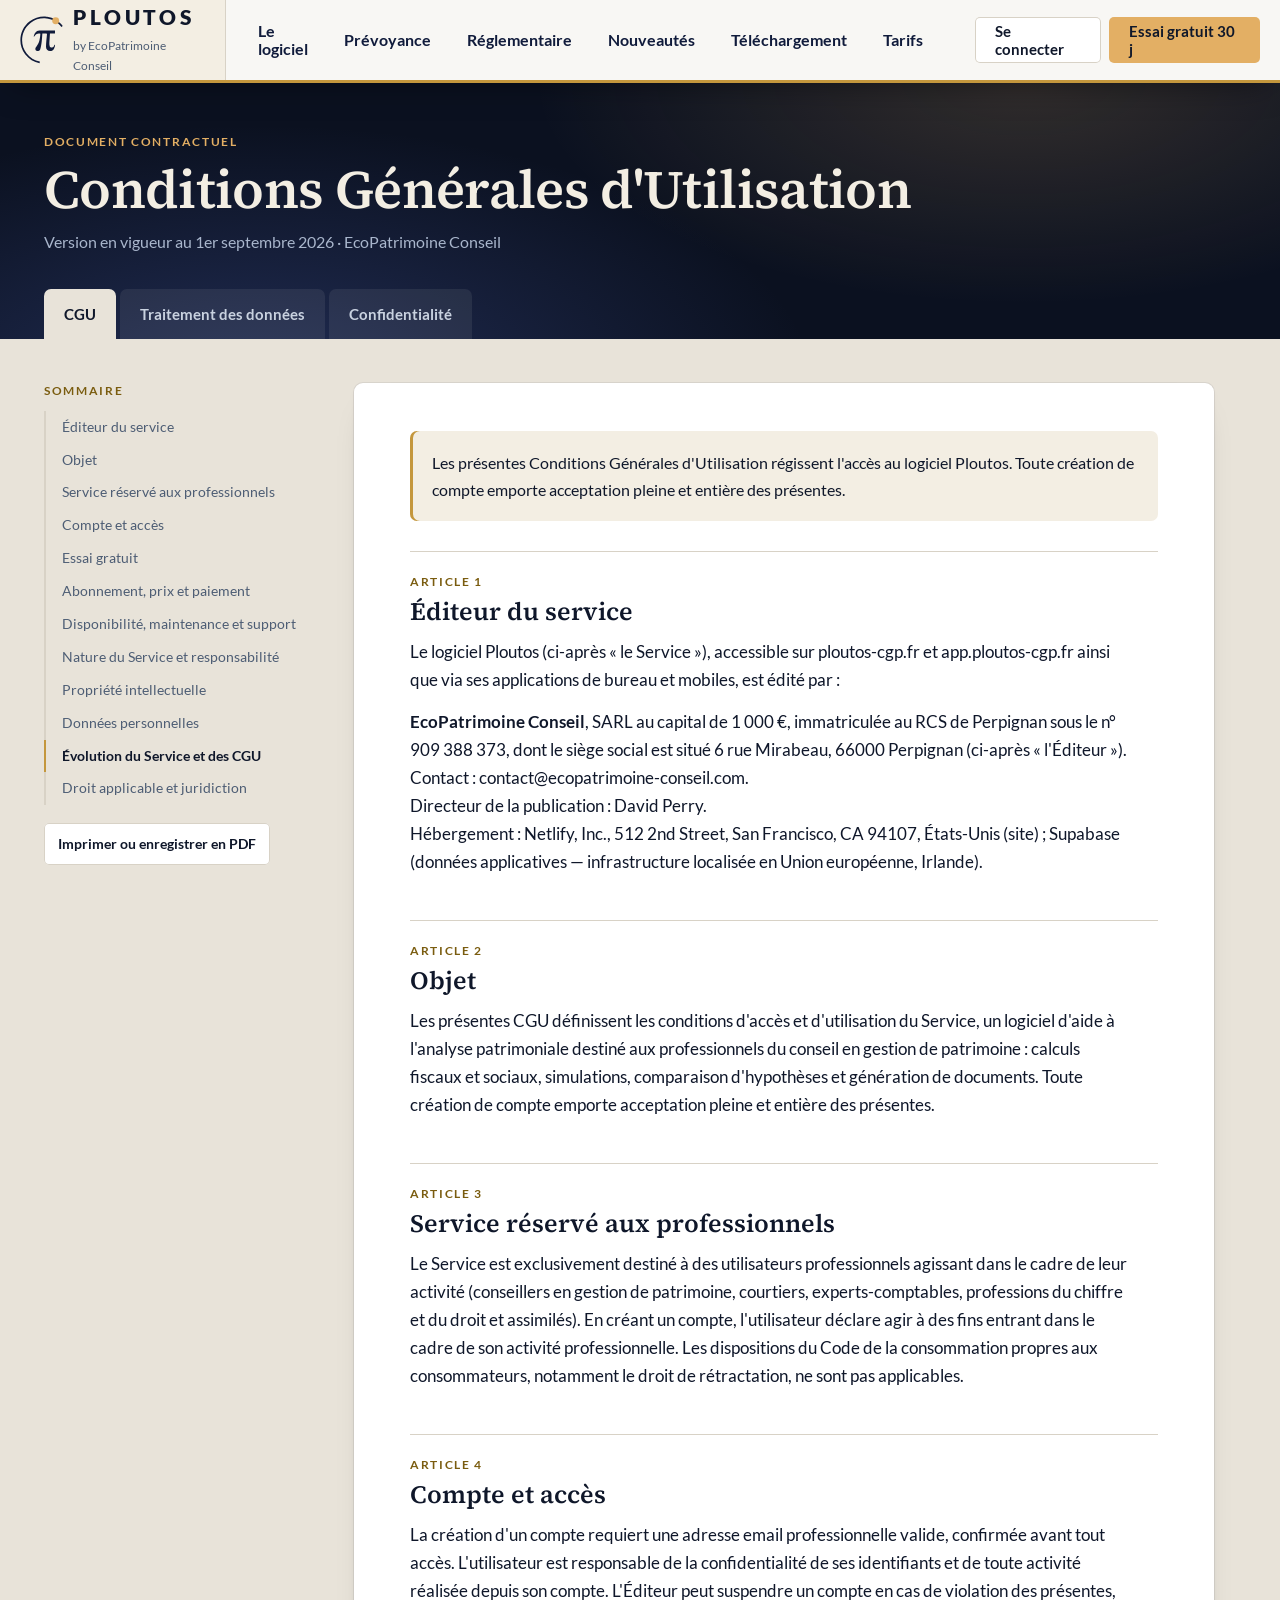
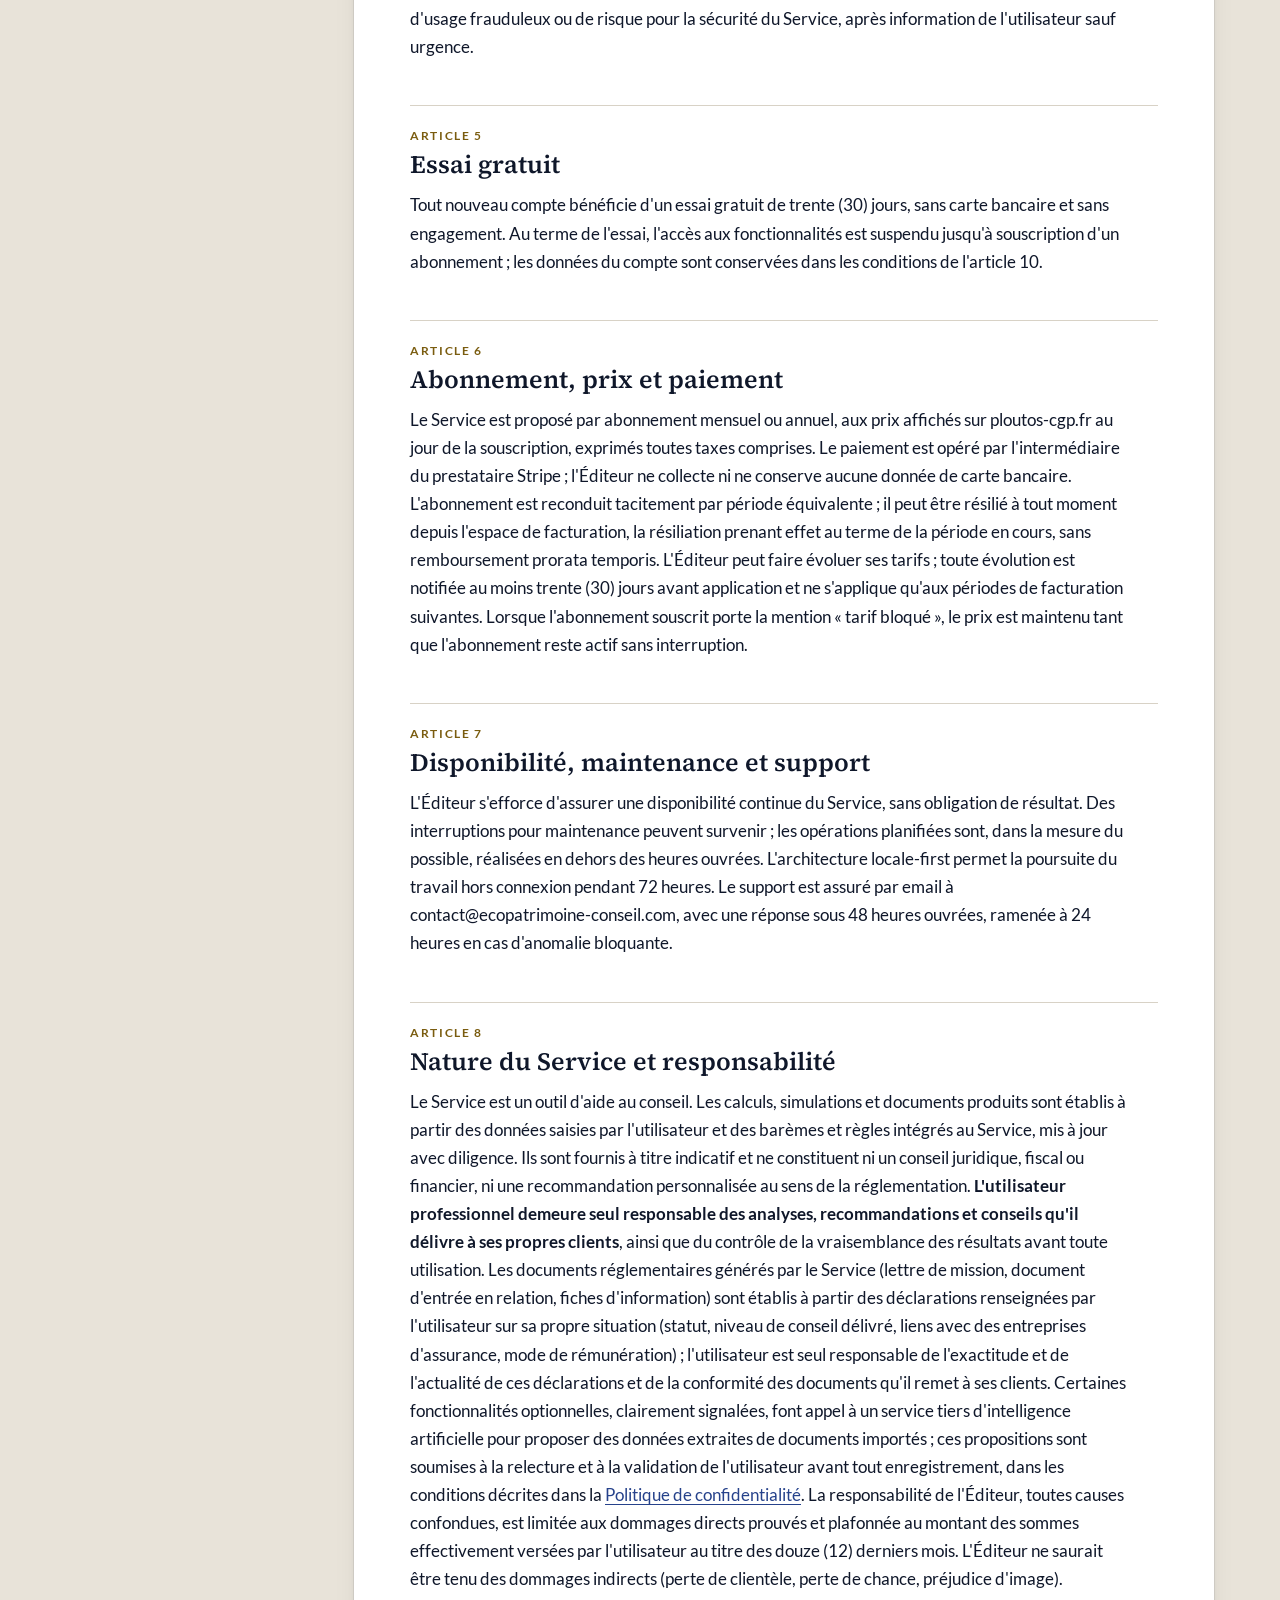
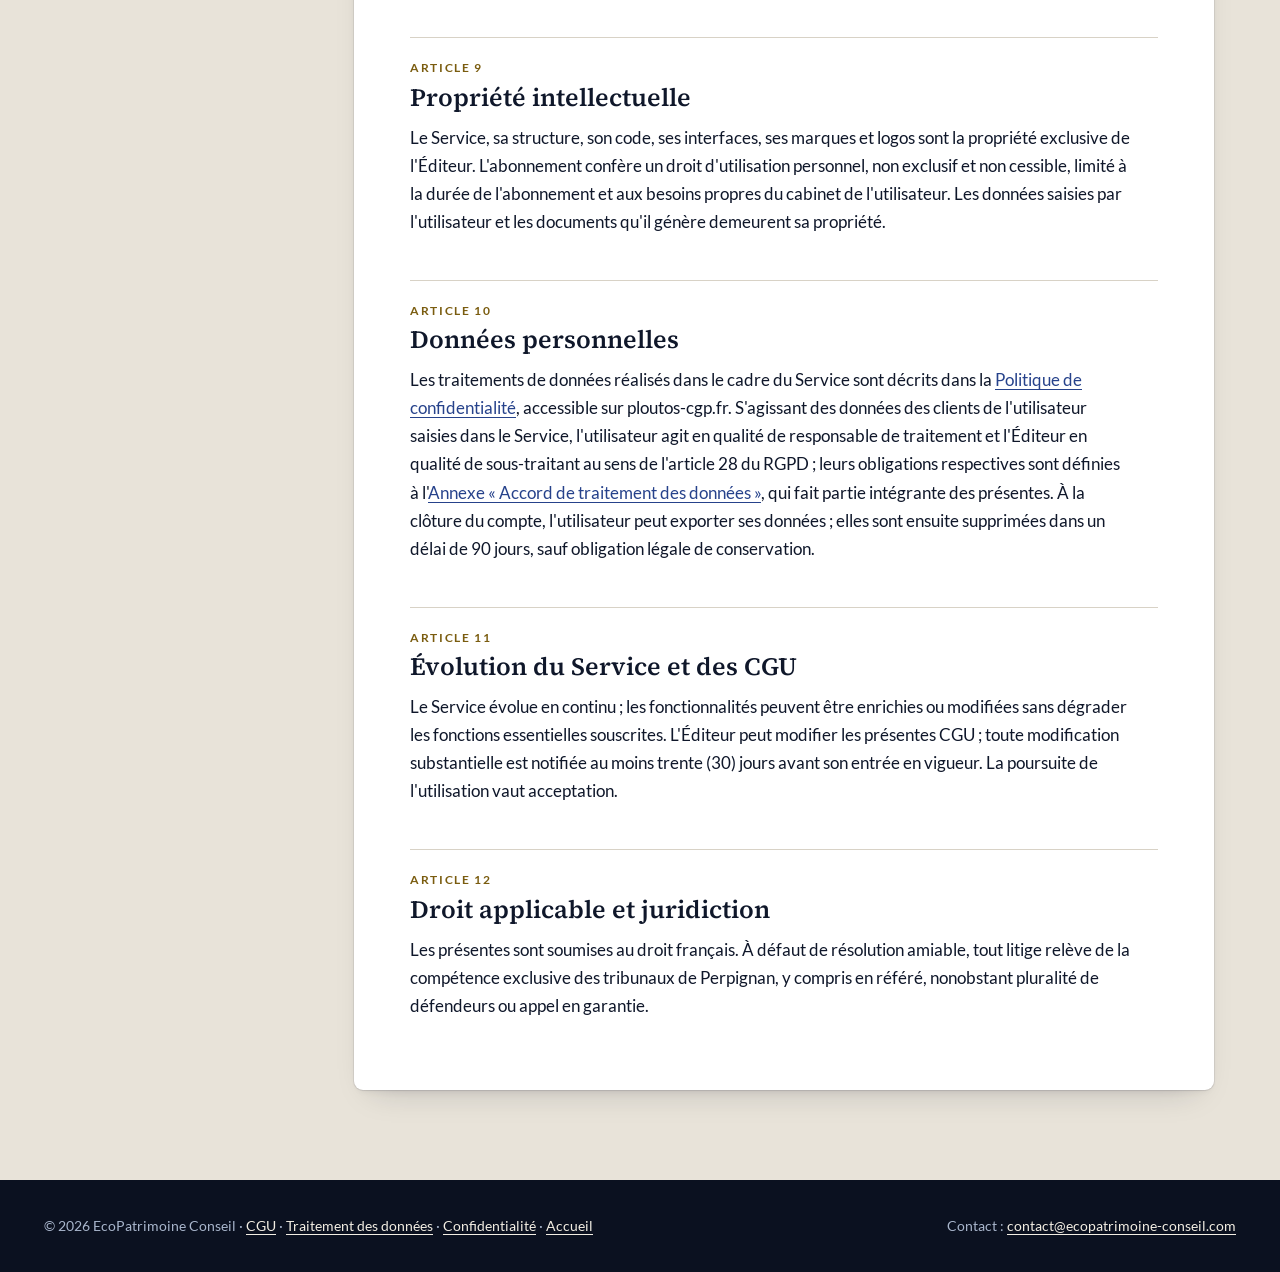
<file: docs/maquettes/site_pages_reglementaires.html>
<!DOCTYPE html>
<html lang="fr"><head><meta charset="utf-8"/><meta name="viewport" content="width=device-width,initial-scale=1"/>
<title>Maquette 42 — Pages réglementaires du site, direction v3</title>
<style>
@font-face{font-family:'Lato';font-weight:400;font-display:swap;src:url('[data-uri]') format('woff2')}
@font-face{font-family:'Lato';font-weight:700;font-display:swap;src:url('[data-uri]') format('woff2')}
@font-face{font-family:'Lato';font-weight:900;font-display:swap;src:url('[data-uri]') format('woff2')}
@font-face{font-family:'Source Serif 4';font-weight:600;font-display:swap;src:url('[data-uri]') format('woff2')}

:root{--navy:#0F172A;--cab:#101B3B;--sky:#26428B;--gold:#C4973D;--gold-l:#E3AF64;--gold-t:#7A5C0F;--parch:#E8E3D9;--lin:#F3EEE3;--warm:#F8F7F4;--border:#D8D2C6;--muted:#4D5D74;
--ui:"Lato","Segoe UI",Arial,sans-serif;--serif:"Source Serif 4",Georgia,serif;--ease:cubic-bezier(.16,1,.3,1);
--sh:0 0 0 1px rgba(15,23,42,.07),0 1px 2px rgba(15,23,42,.06),0 4px 10px -4px rgba(15,23,42,.10),0 16px 32px -18px rgba(15,23,42,.22)}
*{box-sizing:border-box}html{scroll-behavior:smooth;scroll-padding-top:150px}
body{margin:0;background:var(--parch);font:400 16.5px/1.7 var(--ui);color:var(--navy);-webkit-font-smoothing:antialiased}
a{color:inherit}button{font:inherit;cursor:pointer}:focus-visible{outline:2px solid var(--gold);outline-offset:2px}
.eb{display:block;font:700 12px/1.3 var(--ui);letter-spacing:.14em;text-transform:uppercase;color:var(--gold-t)}
.wrap{max-width:1240px;margin:0 auto;padding:0 24px}
.btn{display:inline-flex;align-items:center;height:46px;padding:0 20px;border-radius:5px;font:700 15px var(--ui);text-decoration:none}
.btn.p{background:var(--gold-l);color:var(--navy)}.btn.g{background:#fff;color:var(--navy);box-shadow:inset 0 0 0 1px var(--border)}
/* bande du haut, identique à l'accueil */
.nav{position:sticky;top:0;z-index:50;background:#F8F7F4;box-shadow:0 3px 0 var(--gold),0 14px 34px -14px rgba(0,0,0,.55)}
.nav .in{display:flex;align-items:stretch;height:80px;max-width:1440px;margin:0 auto}
.tuile{display:flex;align-items:center;gap:10px;padding:0 20px;background:var(--lin);border-right:1px solid var(--border);text-decoration:none}
.tuile svg{width:44px;height:48px;color:#101B3B}.tuile svg .dot{fill:var(--gold-l)}.tuile svg path{fill:currentColor}
.tuile b{font:900 21px/1 var(--ui);letter-spacing:.18em}.tuile span{display:block;font-size:11.5px;color:var(--muted);margin-top:3px}
.nav nav{display:flex;align-items:center;gap:4px;padding:0 16px;flex:1}.nav nav a{height:48px;padding:0 16px;display:flex;align-items:center;font:700 15.5px var(--ui);color:#101B3B;text-decoration:none;border-radius:5px}.nav nav a:hover{background:var(--lin)}
.nav .cta{display:flex;align-items:center;gap:8px;padding:0 20px}
.prog{position:absolute;left:0;bottom:-3px;height:3px;width:100%;background:var(--navy);transform-origin:left;transform:scaleX(var(--p,0))}
/* tête encre */
.haut{background:#0B1120;color:var(--lin);position:relative;overflow:hidden}
.haut::before{content:"";position:absolute;inset:0;background:radial-gradient(700px 320px at 80% 0,rgba(227,175,100,.18),transparent 70%),radial-gradient(800px 380px at 20% 120%,rgba(81,106,199,.32),transparent 70%)}
.haut .wrap{position:relative;padding-top:54px}
.tete .eb{color:var(--gold-l)}.tete h1{font:600 clamp(32px,4.4vw,54px)/1.08 var(--serif);letter-spacing:-.012em;margin:10px 0 10px;text-wrap:balance}
.ver{margin:0;color:#A9B6CC;font-size:16px}
.tabs{display:flex;gap:4px;margin-top:34px;flex-wrap:wrap}
.tabs button{height:50px;padding:0 20px;border:0;border-radius:7px 7px 0 0;background:rgba(243,238,227,.08);color:#C9D2E0;font:700 15px var(--ui);transition:background .25s,color .25s}
.tabs button:hover{background:rgba(243,238,227,.16)}.tabs button[aria-selected=true]{background:var(--parch);color:var(--navy)}
/* corps */
.doc .tete{display:none}
.cols{display:grid;grid-template-columns:270px minmax(0,1fr);gap:40px;align-items:start;padding:44px 0 90px}
.som{position:sticky;top:112px}.som ol{list-style:none;margin:12px 0 18px;padding:0;border-left:2px solid var(--border)}
.som a{display:block;padding:7px 0 7px 16px;margin-left:-2px;border-left:2px solid transparent;font-size:14px;line-height:1.35;color:var(--muted);text-decoration:none;transition:color .2s,border-color .2s}
.som a:hover{color:var(--navy)}.som a.on{color:var(--navy);font-weight:700;border-left-color:var(--gold)}
.imp{height:42px;padding:0 14px;border:0;border-radius:5px;background:#fff;box-shadow:inset 0 0 0 1px var(--border);font:700 13.5px var(--ui);color:var(--navy)}.imp:hover{background:var(--lin)}
.feuille{background:#fff;border-radius:9px;box-shadow:var(--sh);padding:48px 56px 56px;max-width:860px;animation:monte .7s var(--ease) both}
@keyframes monte{from{opacity:0;transform:translateY(18px)}}
.feuille .notice{margin:0 0 30px;padding:18px 22px;border-radius:7px;background:var(--lin);box-shadow:inset 3px 0 0 var(--gold);font-size:16px;color:var(--navy)}
.feuille h2{font:600 25px/1.2 var(--serif);margin:44px 0 12px;padding-top:22px;border-top:1px solid var(--border);text-wrap:balance}
.feuille h2 .no{display:block;font:700 12px/1.3 var(--ui);letter-spacing:.14em;text-transform:uppercase;color:var(--gold-t);margin-bottom:6px}
.feuille h2:first-of-type{margin-top:0}.feuille h3{font:700 17px var(--ui);margin:22px 0 6px}
.feuille p{margin:0 0 14px;max-width:72ch}.feuille ul{margin:0 0 14px;padding-left:22px;max-width:72ch}.feuille li{margin-bottom:6px}.feuille li::marker{color:var(--gold)}
.feuille a{color:var(--sky);text-underline-offset:3px}.feuille strong{font-weight:700}
.table-wrap{overflow-x:auto;margin:6px 0 20px;border-radius:7px;box-shadow:inset 0 0 0 1px var(--border)}
table{border-collapse:collapse;width:100%;font-size:14.5px;line-height:1.5}th{background:var(--navy);color:var(--warm);text-align:left;font:700 13px var(--ui);padding:11px 14px}td{padding:11px 14px;border-top:1px solid var(--border);vertical-align:top}tr:nth-child(odd) td{background:#FDFCFA}
footer{background:#0B1120;color:#A9B6CC;font-size:14px;padding:34px 0}footer .wrap{display:flex;justify-content:space-between;gap:20px;flex-wrap:wrap}footer a{color:var(--lin);text-underline-offset:3px}
@media(max-width:900px){.nav nav{display:none}.nav .in{justify-content:space-between}.nav .cta .g{display:none}.cols{grid-template-columns:1fr;gap:20px;padding-top:26px}.som{position:static}.som ol{display:none}.feuille{padding:28px 22px 34px}.tabs button{height:44px;padding:0 14px;font-size:14px}}
@media(prefers-reduced-motion:reduce){*{animation:none!important;transition:none!important}html{scroll-behavior:auto}}
@media print{.nav,.haut,.som,footer{display:none}body{background:#fff}.doc .tete{display:block;margin-bottom:20px}.doc .tete h1{font:600 26px var(--serif)}.cols{display:block;padding:0}.feuille{box-shadow:none;padding:0;max-width:none}}
</style></head><body>
<header class="nav"><div class="in">
 <a class="tuile" href="#"><svg viewBox="0 0 251 276" aria-hidden="true"><path class="trace" pathLength="1" d="M156.49 101.35C147.25 99.59 138.95 100.52 129.64 100.85C127.62 126.59 125.91 168.55 117.35 190.91C115.21 196.5 110.97 200.45 106.31 201.24C100 202.31 93.71 200.96 90.46 195.25C83.15 182.41 104.56 171.58 112.13 142.31C115.65 128.7 117.22 115.39 118.12 101.28C86.03 95.32 88.57 121.45 79.03 117.72C84.03 100.33 91.91 82.57 112.46 82.52L202.9 82.3L202.7 100.42L173.57 100.86L170.3 150.67C169.78 158.52 169.86 166.5 172.13 174.02C174.03 180.32 180.46 182.34 186.3 181.87C197.54 180.96 198.67 166.72 198.89 167.63C198.28 165.12 209.5 163.02 197.17 188.31C192.74 197.39 184.21 201.84 174.3 201.7C159.99 201.51 150.37 191 150.64 176.4C151.09 151.65 154.51 127.87 156.51 101.36L156.49 101.35Z"/><path class="ring" d="M114.99 262.98C84.04 257.1 56.76 240.19 37.68 214.86C17.34 187.87 8.73 154.57 13.43 121.1C18.13 87.63 35.59 58 62.58 37.65C88.31 18.26 119.77 9.54 151.65 12.84C153.21 13 154.78 13.18 156.34 13.4C189.81 18.1 219.44 35.56 239.79 62.55L247.72 56.58C225.04 26.49 192.31 8.43 157.73 3.57C156.17 3.35 154.61 3.17 153.04 3C119.86 -0.5 85.34 8.07 56.6 29.72C-3.59 75.08 -15.61 160.64 29.74 220.83C51.07 249.14 81.31 266.78 113.61 272.82L114.98 262.98H114.99Z"/><circle class="dot" cx="206.7" cy="26.8" r="20"/></svg><div><b>PLOUTOS</b><span>by EcoPatrimoine Conseil</span></div></a>
 <nav><a href="#">Le logiciel</a><a href="#">Prévoyance</a><a href="#">Réglementaire</a><a href="#">Nouveautés</a><a href="#">Téléchargement</a><a href="#">Tarifs</a></nav>
 <div class="cta"><a class="btn g" href="#">Se connecter</a><a class="btn p" href="#">Essai gratuit 30 j</a></div>
</div><span class="prog" id="prog"></span></header>
<div class="haut"><div class="wrap"><div class="tete" id="tete"></div><div class="tabs" role="tablist" aria-label="Documents"><button role="tab" aria-selected="true" data-d="cgu">CGU</button><button role="tab" aria-selected="false" data-d="dpa">Traitement des données</button><button role="tab" aria-selected="false" data-d="politique-confidentialite">Confidentialité</button></div></div></div>
<main class="wrap"><article class="doc" data-d="cgu"><header class="tete"><span class="eb">Document contractuel</span><h1>Conditions Générales d'Utilisation</h1><p class="ver">Version en vigueur au 1er septembre 2026 · EcoPatrimoine Conseil</p></header><div class="cols"><nav class="som" aria-label="Sommaire"><span class="eb">Sommaire</span><ol></ol><button class="imp" type="button">Imprimer ou enregistrer en PDF</button></nav><div class="feuille">

  <div class="notice">
    Les présentes Conditions Générales d'Utilisation régissent l'accès au logiciel Ploutos. Toute création de compte emporte acceptation pleine et entière des présentes.
  </div>

  <h2>Article 1 — Éditeur du service</h2>
  <p>Le logiciel Ploutos (ci-après « le Service »), accessible sur ploutos-cgp.fr et app.ploutos-cgp.fr ainsi que via ses applications de bureau et mobiles, est édité par :</p>
  <p><strong>EcoPatrimoine Conseil</strong>, SARL au capital de 1 000 €, immatriculée au RCS de Perpignan sous le n° 909 388 373, dont le siège social est situé 6 rue Mirabeau, 66000 Perpignan (ci-après « l'Éditeur »).<br>
  Contact : contact@ecopatrimoine-conseil.com.<br>
  Directeur de la publication : David Perry.<br>
  Hébergement : Netlify, Inc., 512 2nd Street, San Francisco, CA 94107, États-Unis (site) ; Supabase (données applicatives — infrastructure localisée en Union européenne, Irlande).</p>

  <h2>Article 2 — Objet</h2>
  <p>Les présentes CGU définissent les conditions d'accès et d'utilisation du Service, un logiciel d'aide à l'analyse patrimoniale destiné aux professionnels du conseil en gestion de patrimoine : calculs fiscaux et sociaux, simulations, comparaison d'hypothèses et génération de documents. Toute création de compte emporte acceptation pleine et entière des présentes.</p>

  <h2>Article 3 — Service réservé aux professionnels</h2>
  <p>Le Service est exclusivement destiné à des utilisateurs professionnels agissant dans le cadre de leur activité (conseillers en gestion de patrimoine, courtiers, experts-comptables, professions du chiffre et du droit et assimilés). En créant un compte, l'utilisateur déclare agir à des fins entrant dans le cadre de son activité professionnelle. Les dispositions du Code de la consommation propres aux consommateurs, notamment le droit de rétractation, ne sont pas applicables.</p>

  <h2>Article 4 — Compte et accès</h2>
  <p>La création d'un compte requiert une adresse email professionnelle valide, confirmée avant tout accès. L'utilisateur est responsable de la confidentialité de ses identifiants et de toute activité réalisée depuis son compte. L'Éditeur peut suspendre un compte en cas de violation des présentes, d'usage frauduleux ou de risque pour la sécurité du Service, après information de l'utilisateur sauf urgence.</p>

  <h2>Article 5 — Essai gratuit</h2>
  <p>Tout nouveau compte bénéficie d'un essai gratuit de trente (30) jours, sans carte bancaire et sans engagement. Au terme de l'essai, l'accès aux fonctionnalités est suspendu jusqu'à souscription d'un abonnement ; les données du compte sont conservées dans les conditions de l'article 10.</p>

  <h2>Article 6 — Abonnement, prix et paiement</h2>
  <p>Le Service est proposé par abonnement mensuel ou annuel, aux prix affichés sur ploutos-cgp.fr au jour de la souscription, exprimés toutes taxes comprises. Le paiement est opéré par l'intermédiaire du prestataire Stripe ; l'Éditeur ne collecte ni ne conserve aucune donnée de carte bancaire. L'abonnement est reconduit tacitement par période équivalente ; il peut être résilié à tout moment depuis l'espace de facturation, la résiliation prenant effet au terme de la période en cours, sans remboursement prorata temporis. L'Éditeur peut faire évoluer ses tarifs ; toute évolution est notifiée au moins trente (30) jours avant application et ne s'applique qu'aux périodes de facturation suivantes. Lorsque l'abonnement souscrit porte la mention « tarif bloqué », le prix est maintenu tant que l'abonnement reste actif sans interruption.</p>

  <h2>Article 7 — Disponibilité, maintenance et support</h2>
  <p>L'Éditeur s'efforce d'assurer une disponibilité continue du Service, sans obligation de résultat. Des interruptions pour maintenance peuvent survenir ; les opérations planifiées sont, dans la mesure du possible, réalisées en dehors des heures ouvrées. L'architecture locale-first permet la poursuite du travail hors connexion pendant 72 heures. Le support est assuré par email à contact@ecopatrimoine-conseil.com, avec une réponse sous 48 heures ouvrées, ramenée à 24 heures en cas d'anomalie bloquante.</p>

  <h2>Article 8 — Nature du Service et responsabilité</h2>
  <p>Le Service est un outil d'aide au conseil. Les calculs, simulations et documents produits sont établis à partir des données saisies par l'utilisateur et des barèmes et règles intégrés au Service, mis à jour avec diligence. Ils sont fournis à titre indicatif et ne constituent ni un conseil juridique, fiscal ou financier, ni une recommandation personnalisée au sens de la réglementation. <strong>L'utilisateur professionnel demeure seul responsable des analyses, recommandations et conseils qu'il délivre à ses propres clients</strong>, ainsi que du contrôle de la vraisemblance des résultats avant toute utilisation. Les documents réglementaires générés par le Service (lettre de mission, document d'entrée en relation, fiches d'information) sont établis à partir des déclarations renseignées par l'utilisateur sur sa propre situation (statut, niveau de conseil délivré, liens avec des entreprises d'assurance, mode de rémunération) ; l'utilisateur est seul responsable de l'exactitude et de l'actualité de ces déclarations et de la conformité des documents qu'il remet à ses clients. Certaines fonctionnalités optionnelles, clairement signalées, font appel à un service tiers d'intelligence artificielle pour proposer des données extraites de documents importés ; ces propositions sont soumises à la relecture et à la validation de l'utilisateur avant tout enregistrement, dans les conditions décrites dans la <a href="/politique-confidentialite">Politique de confidentialité</a>. La responsabilité de l'Éditeur, toutes causes confondues, est limitée aux dommages directs prouvés et plafonnée au montant des sommes effectivement versées par l'utilisateur au titre des douze (12) derniers mois. L'Éditeur ne saurait être tenu des dommages indirects (perte de clientèle, perte de chance, préjudice d'image).</p>

  <h2>Article 9 — Propriété intellectuelle</h2>
  <p>Le Service, sa structure, son code, ses interfaces, ses marques et logos sont la propriété exclusive de l'Éditeur. L'abonnement confère un droit d'utilisation personnel, non exclusif et non cessible, limité à la durée de l'abonnement et aux besoins propres du cabinet de l'utilisateur. Les données saisies par l'utilisateur et les documents qu'il génère demeurent sa propriété.</p>

  <h2>Article 10 — Données personnelles</h2>
  <p>Les traitements de données réalisés dans le cadre du Service sont décrits dans la <a href="/politique-confidentialite">Politique de confidentialité</a>, accessible sur ploutos-cgp.fr. S'agissant des données des clients de l'utilisateur saisies dans le Service, l'utilisateur agit en qualité de responsable de traitement et l'Éditeur en qualité de sous-traitant au sens de l'article 28 du RGPD ; leurs obligations respectives sont définies à l'<a href="/dpa">Annexe « Accord de traitement des données »</a>, qui fait partie intégrante des présentes. À la clôture du compte, l'utilisateur peut exporter ses données ; elles sont ensuite supprimées dans un délai de 90 jours, sauf obligation légale de conservation.</p>

  <h2>Article 11 — Évolution du Service et des CGU</h2>
  <p>Le Service évolue en continu ; les fonctionnalités peuvent être enrichies ou modifiées sans dégrader les fonctions essentielles souscrites. L'Éditeur peut modifier les présentes CGU ; toute modification substantielle est notifiée au moins trente (30) jours avant son entrée en vigueur. La poursuite de l'utilisation vaut acceptation.</p>

  <h2>Article 12 — Droit applicable et juridiction</h2>
  <p>Les présentes sont soumises au droit français. À défaut de résolution amiable, tout litige relève de la compétence exclusive des tribunaux de Perpignan, y compris en référé, nonobstant pluralité de défendeurs ou appel en garantie.</p>

</div></div></article><article class="doc" data-d="dpa" hidden><header class="tete"><span class="eb">Document contractuel</span><h1>Accord de traitement des données</h1><p class="ver">Annexe RGPD (art. 28) aux CGU de Ploutos · Version en vigueur au 1er septembre 2026</p></header><div class="cols"><nav class="som" aria-label="Sommaire"><span class="eb">Sommaire</span><ol></ol><button class="imp" type="button">Imprimer ou enregistrer en PDF</button></nav><div class="feuille">

  <div class="notice">
    La présente annexe fait partie intégrante des <a href="/cgu">Conditions Générales d'Utilisation</a> de Ploutos. Elle encadre le traitement, par EcoPatrimoine Conseil pour le compte de l'Utilisateur, des données personnelles des clients saisies dans le Service, au sens de l'article 28 du RGPD.
  </div>

  <h2>1. Rôles et objet</h2>
  <p>Pour les données personnelles des clients et prospects que l'Utilisateur saisit dans le Service (ci-après « Données Clients »), l'Utilisateur est <strong>responsable de traitement</strong> et EcoPatrimoine Conseil est <strong>sous-traitant</strong>. Le présent accord encadre ce traitement conformément à l'article 28 du RGPD.</p>

  <h2>2. Description du traitement</h2>
  <ul>
    <li><strong>Objet</strong> : hébergement, stockage, synchronisation, calcul et restitution documentaire des Données Clients pour le compte de l'Utilisateur.</li>
    <li><strong>Durée</strong> : la durée de l'abonnement, augmentée du délai de suppression prévu aux CGU.</li>
    <li><strong>Nature des opérations</strong> : collecte via saisie, conservation, structuration, calculs, génération de documents, sauvegarde, suppression.</li>
    <li><strong>Catégories de personnes concernées</strong> : clients et prospects du cabinet de l'Utilisateur, membres de leur foyer.</li>
    <li><strong>Catégories de données</strong> : identité, situation familiale et professionnelle, revenus, patrimoine, charges, contrats et couvertures, et toute donnée que l'Utilisateur choisit de saisir. L'Utilisateur s'engage à ne saisir aucune donnée qui ne serait pas nécessaire à sa mission de conseil.</li>
  </ul>

  <h2>3. Obligations du sous-traitant</h2>
  <p>EcoPatrimoine Conseil s'engage à : (a) ne traiter les Données Clients que pour l'exécution du Service et sur instruction documentée de l'Utilisateur, sans les utiliser pour son propre compte ; (b) garantir la confidentialité, y compris de toute personne autorisée à y accéder ; (c) mettre en œuvre des mesures techniques et organisationnelles appropriées (chiffrement en transit et au repos, contrôle d'accès, cloisonnement par cabinet, journalisation, sauvegardes) ; (d) assister l'Utilisateur, dans la mesure du possible, pour répondre aux demandes d'exercice des droits des personnes concernées et pour ses obligations de sécurité et d'analyse d'impact ; (e) notifier à l'Utilisateur toute violation de Données Clients dans les meilleurs délais après en avoir eu connaissance, avec les informations utiles à sa propre notification à la CNIL ; (f) au terme du contrat, restituer les Données Clients par export puis les supprimer, sauf obligation légale contraire ; (g) tenir à disposition les informations nécessaires à la démonstration du respect du présent accord.</p>

  <h2>4. Sous-traitants ultérieurs</h2>
  <p>L'Utilisateur autorise de manière générale le recours aux sous-traitants ultérieurs suivants, liés par des obligations équivalentes :</p>
  <div class="table-wrap">
  <table>
    <tr>
      <th>Prestataire</th>
      <th>Fonction</th>
      <th>Localisation</th>
    </tr>
    <tr>
      <td><strong>Supabase</strong></td>
      <td>Base de données, authentification, stockage</td>
      <td>Union européenne (Irlande)</td>
    </tr>
    <tr>
      <td><strong>Stripe</strong></td>
      <td>Paiement des abonnements (pas de Données Clients)</td>
      <td>UE / États-Unis — garanties de transfert du prestataire</td>
    </tr>
    <tr>
      <td><strong>Resend</strong></td>
      <td>Envoi d'emails transactionnels (pas de Données Clients)</td>
      <td>États-Unis — garanties de transfert du prestataire</td>
    </tr>
    <tr>
      <td><strong>Netlify</strong></td>
      <td>Hébergement des interfaces web</td>
      <td>États-Unis — garanties de transfert du prestataire</td>
    </tr>
    <tr>
      <td><strong>Cloudflare</strong></td>
      <td>DNS et protection du trafic</td>
      <td>UE / États-Unis — garanties de transfert du prestataire</td>
    </tr>
    <tr>
      <td><strong>Anthropic PBC</strong></td>
      <td>Service d'intelligence artificielle pour la lecture automatique de déclarations fiscales importées par l'utilisateur, à sa seule initiative ; données transmises : contenu du document importé, le temps du traitement, sans conservation ; les données ne sont pas utilisées pour l'entraînement des modèles du fournisseur</td>
      <td>États-Unis — clauses contractuelles types</td>
    </tr>
  </table>
  </div>
  <p>Toute modification de cette liste est notifiée à l'Utilisateur, qui dispose de trente (30) jours pour émettre des objections légitimes. Les Données Clients elles-mêmes sont hébergées en Union européenne ; hormis la lecture automatique de documents décrite ci-dessus, déclenchée par l'utilisateur, les prestataires hors UE n'interviennent pas sur le contenu des dossiers clients.</p>

  <h2>5. Audit</h2>
  <p>L'Utilisateur peut, une fois par an et moyennant un préavis raisonnable, demander les éléments documentaires démontrant le respect du présent accord (description des mesures de sécurité, attestations des sous-traitants ultérieurs).</p>

</div></div></article><article class="doc" data-d="politique-confidentialite" hidden><header class="tete"><span class="eb">Document contractuel</span><h1>Politique de confidentialité</h1><p class="ver">Version en vigueur au 1er septembre 2026 · Conforme RGPD (Règlement UE 2016/679)</p></header><div class="cols"><nav class="som" aria-label="Sommaire"><span class="eb">Sommaire</span><ol></ol><button class="imp" type="button">Imprimer ou enregistrer en PDF</button></nav><div class="feuille">

  <div class="notice">
    EcoPatrimoine Conseil s'engage à protéger vos données personnelles. Cette politique explique quelles données sont traitées, pourquoi, sur quelles bases légales, avec quelles durées de conservation et quels sont vos droits.
  </div>

  <h2>1. Responsable de traitement</h2>
  <p><strong>EcoPatrimoine Conseil</strong>, SARL au capital de 1 000 €, RCS Perpignan 909 388 373, 6 rue Mirabeau, 66000 Perpignan. Contact pour toute question relative aux données : contact@ecopatrimoine-conseil.com.</p>
  <p>La présente politique couvre les traitements dont EcoPatrimoine Conseil est responsable : le site ploutos-cgp.fr, la création et la gestion des comptes Ploutos, la facturation et le support. <strong>Les données des clients des cabinets utilisateurs</strong>, saisies dans le logiciel, sont traitées pour le compte de ces cabinets, qui en sont responsables de traitement ; ce traitement est encadré par l'<a href="/dpa">Accord de traitement des données</a> annexé aux CGU.</p>

  <h2>2. Données traitées, finalités et bases légales</h2>
  <ul>
    <li><strong>Compte utilisateur</strong> (nom, email professionnel, mot de passe chiffré, informations du cabinet) — création et gestion du compte, fourniture du Service — <em>exécution du contrat</em>.</li>
    <li><strong>Facturation</strong> (identité, coordonnées, historique d'abonnement ; les données de carte bancaire sont traitées exclusivement par Stripe) — paiement, comptabilité — <em>exécution du contrat et obligation légale</em>.</li>
    <li><strong>Support</strong> (échanges par email) — assistance — <em>exécution du contrat</em>.</li>
    <li><strong>Formulaire de contact</strong> (nom, email, message) — réponse à votre demande — <em>mesures précontractuelles et intérêt légitime</em>.</li>
    <li><strong>Données techniques</strong> (journaux de connexion et de sécurité) — sécurité, prévention des abus — <em>intérêt légitime</em>.</li>
    <li><strong>Prospection professionnelle</strong> (coordonnées professionnelles publiques de cabinets de conseil) — information sur le Service, avec faculté de désinscription immédiate dans chaque message — <em>intérêt légitime, encadré B2B</em>.</li>
  </ul>

  <h2>3. Destinataires et sous-traitants</h2>
  <p>Les données sont accessibles au seul personnel habilité d'EcoPatrimoine Conseil et à ses sous-traitants techniques : Supabase (base de données et authentification — Union européenne, Irlande), Stripe (paiement), Resend (emails), Netlify (hébergement web), Cloudflare Web Analytics (mesure d'audience sans cookie), Cloudflare Turnstile (anti-abus) et Anthropic PBC (service d'intelligence artificielle utilisé, à la seule initiative de l'utilisateur, pour la lecture automatique de déclarations fiscales importées dans le logiciel). Les dossiers applicatifs sont hébergés en Union européenne ; lorsque des prestataires sont établis hors UE, les transferts sont encadrés par les garanties prévues au chapitre V du RGPD (clauses contractuelles types ou certification Data Privacy Framework, selon le prestataire). Aucune donnée n'est vendue ni transmise à des tiers à des fins publicitaires.</p>

  <h3>Lecture automatique de documents</h3>
  <p>Lorsqu'un utilisateur choisit d'importer une déclaration fiscale (formulaire 2035) pour en extraire les montants, le document est transmis à Anthropic PBC, fournisseur du service d'intelligence artificielle utilisé pour cette lecture, le temps du traitement. Cette transmission n'a lieu qu'à l'initiative de l'utilisateur, après information à l'écran ; les montants extraits sont présentés pour relecture et ne sont enregistrés qu'après validation par l'utilisateur. Le document transmis n'est pas conservé par le Service. En application des conditions commerciales du fournisseur, les données transmises ne sont pas utilisées pour l'entraînement de ses modèles. Le fournisseur étant établi aux États-Unis, ce transfert est encadré par les garanties du chapitre V du RGPD. L'utilisateur, responsable du traitement des données de ses clients, s'assure d'avoir informé ceux-ci de ce traitement ; les modalités de cette sous-traitance sont précisées dans l'<a href="/dpa">Accord de traitement des données</a>.</p>

  <h2>4. Durées de conservation</h2>
  <ul>
    <li>Compte et données applicatives : durée de l'abonnement, puis suppression sous 90 jours après clôture, hors obligations légales.</li>
    <li>Documents de facturation : 10 ans (obligation comptable).</li>
    <li>Données de prospection : 3 ans après le dernier contact resté sans réponse.</li>
    <li>Journaux techniques : 12 mois.</li>
  </ul>

  <h2>5. Vos droits</h2>
  <p>Vous disposez des droits d'accès, de rectification, d'effacement, de limitation, d'opposition et de portabilité, à exercer par email à contact@ecopatrimoine-conseil.com. Une réponse est apportée dans un délai d'un mois. Vous pouvez introduire une réclamation auprès de la CNIL (<a href="https://www.cnil.fr" target="_blank" rel="noopener">www.cnil.fr</a>).</p>

  <h2>6. Cookies et traceurs</h2>
  <p>Le site ploutos-cgp.fr ne dépose aucun cookie publicitaire et n'utilise aucun traceur publicitaire tiers. Le site utilise une mesure d'audience anonyme et sans cookies (Cloudflare Web Analytics), qui ne suit pas les visiteurs d'un site à l'autre. Les polices de caractères sont hébergées sur nos propres serveurs. Le formulaire d'inscription utilise le dispositif anti-robots Cloudflare Turnstile, strictement nécessaire à la sécurité du service. L'application utilise le stockage local de votre appareil pour son fonctionnement hors-ligne (architecture locale-first).</p>

  <h2>7. Sécurité</h2>
  <p>Chiffrement des échanges (TLS) et des données au repos, contrôle d'accès par cabinet, confirmation d'email obligatoire, protection anti-robots, sauvegardes régulières. En cas de violation de données susceptible d'engendrer un risque, la CNIL et, le cas échéant, les personnes concernées sont notifiées conformément aux articles 33 et 34 du RGPD.</p>

</div></div></article></main>
<footer><div class="wrap"><span>© 2026 EcoPatrimoine Conseil · <a href="#">CGU</a> · <a href="#">Traitement des données</a> · <a href="#">Confidentialité</a> · <a href="#">Accueil</a></span><span>Contact : <a href="#">contact@ecopatrimoine-conseil.com</a></span></div></footer>
<script>
(function(){
const docs=[...document.querySelectorAll('.doc')],tete=document.getElementById('tete'),tabs=[...document.querySelectorAll('.tabs button')];
docs.forEach(d=>{const ol=d.querySelector('.som ol');d.querySelectorAll('.feuille h2').forEach((h,i)=>{const m=h.textContent.match(/^(Article\s+\d+|\d+)\s*[—.]\s*(.*)$/);const id=d.dataset.d+'-'+(i+1);h.id=id;
  if(m){h.innerHTML='<span class="no">'+m[1]+'</span>'+m[2]}
  ol.insertAdjacentHTML('beforeend','<li><a href="#'+id+'">'+(m?m[2]:h.textContent)+'</a></li>')})});
let io;
function montre(k){docs.forEach(d=>d.hidden=d.dataset.d!==k);tabs.forEach(t=>t.setAttribute('aria-selected',t.dataset.d===k));
 const d=docs.find(x=>x.dataset.d===k);tete.innerHTML=d.querySelector('.tete').innerHTML;
 if(io)io.disconnect();const liens=[...d.querySelectorAll('.som a')];
 io=new IntersectionObserver(es=>es.forEach(e=>{if(e.isIntersecting)liens.forEach(a=>a.classList.toggle('on',a.getAttribute('href')==='#'+e.target.id))}),{rootMargin:'-20% 0px -70% 0px'});
 d.querySelectorAll('.feuille h2').forEach(h=>io.observe(h));if(liens[0])liens[0].classList.add('on');
 const f=d.querySelector('.feuille');f.style.animation='none';void f.offsetWidth;f.style.animation=''}
tabs.forEach(t=>t.onclick=()=>{montre(t.dataset.d);scrollTo({top:0})});montre(docs[0].dataset.d);
document.querySelectorAll('.imp').forEach(b=>b.onclick=()=>print());
const pr=document.getElementById('prog');addEventListener('scroll',()=>{const h=document.documentElement;pr.style.setProperty('--p',h.scrollTop/Math.max(1,h.scrollHeight-innerHeight))},{passive:true});
})();
</script></body></html>
</file>
<file: ploutos-carte.css>
/* ===========================================================================
   Ploutos - feuille de la carte (L3, V3-3, 07/11/2026).
   Partagee par inscription.html, merci.html, merci-contact.html et 404.html.
   Une seule matiere : fond lin, carte blanche, aucun degrade, aucune forme flottante.
   Les jetons --pl-* sont repris de src/index.css de l'application ; --site-sky est le bleu du site
   (nav et colonne des benefices), distinct de --pl-navy-light (liens et survols de la carte).
   Couples texte/fond declares : voir docs/maquettes/contraste.mjs (>= 4,5 ; placeholders en exception).
   =========================================================================== */

@font-face { font-family: 'Lato'; font-style: normal; font-weight: 400; font-display: swap; src: url('/fonts/lato-latin-400-normal.woff2') format('woff2'); }
@font-face { font-family: 'Lato'; font-style: normal; font-weight: 700; font-display: swap; src: url('/fonts/lato-latin-700-normal.woff2') format('woff2'); }
@font-face { font-family: 'Lato'; font-style: normal; font-weight: 900; font-display: swap; src: url('/fonts/lato-latin-900-normal.woff2') format('woff2'); }
@font-face { font-family: 'Source Serif 4'; font-style: normal; font-weight: 600; font-display: swap; src: url('/fonts/source-serif-4-latin-600-normal.woff2') format('woff2'); }

:root {
  --pl-cab-navy: #101B3B;
  --pl-navy: #0F172A;
  --pl-navy-light: #1E293B;
  --pl-gold-deep: #A67F32;
  --pl-gold-light: #E3AF64;
  --pl-gold-text-parchment: #7A5C0F;
  --pl-white-warm: #F8F7F4;
  --pl-lin: #F3EEE3;
  --pl-card: #FFFFFF;
  --pl-border: #D8D2C6;
  --pl-border-strong: #B9B1A3;
  --pl-text-muted-refonte: #4D5D74;
  --pl-text-subtle: #7E8F9F;
  --pl-field-fill-disabled: #E6E6E6;
  --pl-field-text-disabled: #5F6673;
  --pl-etat-pret: #2C8654;
  --pl-etat-pret-text: #1F6B3A;
  --pl-etat-pret-fond: #E9F2EB;
  --pl-etat-acompleter: #D97706;
  --pl-etat-acompleter-text: #92400E;
  --pl-etat-acompleter-fond: #FBF1E3;
  --pl-etat-bloque: #B91C1C;
  --pl-etat-bloque-text: #B91C1C;
  --pl-etat-bloque-fond: #FBECEC;
  --pl-shadow-card: 0 0 0 1px rgba(15,23,42,.07), 0 1px 2px rgba(15,23,42,.06), 0 4px 10px -4px rgba(15,23,42,.10), 0 16px 32px -18px rgba(15,23,42,.22);
  --pl-radius-card: 7px;
  --pl-radius-ctl: 5px;
  --pl-ease: cubic-bezier(.16, 1, .3, 1);
  --pl-f-ui: "Lato", "Segoe UI", "Helvetica Neue", Arial, sans-serif;
  --pl-f-serif: "Source Serif 4", "Source Serif Pro", Georgia, "Times New Roman", serif;
  --site-sky: #26428B;
}

*, *::before, *::after { box-sizing: border-box; }
[hidden] { display: none !important; }
body {
  margin: 0; min-height: 100vh; display: flex; flex-direction: column;
  background: var(--pl-lin); color: var(--pl-cab-navy);
  font: 400 15px/1.5 var(--pl-f-ui);
}
.sprite { position: absolute; width: 0; height: 0; overflow: hidden; }

/* focus visible : or profond, 2 px, partout */
a:focus-visible, button:focus-visible, input:focus-visible { outline: 2px solid var(--pl-gold-deep); outline-offset: 2px; }

/* la nav du site */
.site-nav {
  display: flex; align-items: center; justify-content: space-between; height: 64px; padding: 0 32px;
  border-bottom: 1px solid rgba(16, 27, 59, .08);
}
.marque { display: flex; align-items: center; gap: 10px; min-height: 44px; text-decoration: none; }
.marque .pi { display: block; width: 30px; height: auto; }
.marque .lettrage { display: block; width: 118px; height: auto; color: var(--pl-cab-navy); }
.nav-retour {
  display: inline-flex; align-items: center; min-height: 44px; color: var(--site-sky);
  font: 700 14px/1.4 var(--pl-f-ui); text-decoration: none;
}
.nav-retour:hover { text-decoration: underline; text-underline-offset: 4px; }

/* la carte (connexion.css) */
.cx-ecran {
  flex: 1; display: flex; flex-direction: column; align-items: center; justify-content: center; gap: 18px;
  padding: 32px 16px 24px; color: var(--pl-cab-navy);
}
.cx-carte {
  width: min(420px, 100%); background: var(--pl-card); border-radius: var(--pl-radius-card); box-shadow: var(--pl-shadow-card);
  display: flex; flex-direction: column; overflow: hidden;
}
.cx-tete { display: flex; flex-direction: column; align-items: center; gap: 10px; padding: 28px 32px 4px; }
.cx-tete .pi { display: block; width: 56px; height: auto; }
.cx-tete .lettrage { display: block; width: 150px; height: auto; color: var(--pl-cab-navy); }
.cx-baseline { margin: 0; text-align: center; font: 400 13px/1.4 var(--pl-f-ui); color: var(--pl-text-muted-refonte); }
.cx-corps { display: flex; flex-direction: column; gap: 14px; margin: 0; padding: 14px 32px 6px; }
.cx-titre { margin: 0; text-align: center; font: 600 22px/1.25 var(--pl-f-serif); color: var(--pl-cab-navy); }
.cx-sous { margin: -8px 0 0; text-align: center; font: 400 13px/1.4 var(--pl-f-ui); color: var(--pl-text-muted-refonte); }
.cx-captcha { display: flex; justify-content: center; min-height: 65px; }
.cx-liens { display: flex; flex-direction: column; align-items: center; justify-content: center; min-height: 44px; padding: 0 32px 18px; }
.cx-deja { font: 400 14px/1.4 var(--pl-f-ui); color: var(--pl-text-muted-refonte); }
.cx-pile { display: flex; flex-direction: column; align-items: center; gap: 18px; width: min(520px, 100%); }
.cx-pile > .cx-carte { align-self: center; }
.cx-pied {
  display: flex; flex-wrap: wrap; justify-content: center; align-items: center; column-gap: 12px;
  margin: 0; text-align: center; font: 400 12px/1.4 var(--pl-f-ui); color: var(--pl-text-muted-refonte);
}
.cx-pied b { font-weight: 700; }
.cx-pied .lien { display: inline-flex; align-items: center; min-height: 44px; font-size: 12px; }

/* liens (pl-link-btn) */
.lien {
  color: var(--pl-navy-light); text-decoration: underline; text-underline-offset: 4px; text-decoration-thickness: 1px;
  text-decoration-color: var(--pl-border-strong); font: 400 14px/1.4 var(--pl-f-ui); transition: color 120ms var(--pl-ease);
}
.lien:hover { color: var(--pl-navy); text-decoration-color: var(--pl-navy); }
.cx-liens .lien { display: inline-flex; align-items: center; min-height: 44px; }

/* champs (pl-champ) */
.champ { display: flex; flex-direction: column; gap: 6px; font-family: var(--pl-f-ui); }
.champ-l { font: 700 12px/1.3 var(--pl-f-ui); color: var(--pl-cab-navy); }
.champ input {
  height: 44px; width: 100%; padding: 0 12px; border: 1px solid var(--pl-border-strong); border-radius: var(--pl-radius-ctl);
  background: var(--pl-card); font: 400 14px/1 var(--pl-f-ui); color: var(--pl-navy);
}
.champ input::placeholder { color: var(--pl-text-subtle); }

/* boutons (pl-btn) */
.btn {
  display: inline-flex; align-items: center; justify-content: center; gap: 8px; width: 100%; height: 44px; padding: 0 16px;
  border: 0; border-radius: var(--pl-radius-ctl); font: 700 14px/1 var(--pl-f-ui); cursor: pointer; text-decoration: none;
  transition: background-color 120ms var(--pl-ease), box-shadow 120ms var(--pl-ease);
}
.btn-plein { background: var(--pl-cab-navy); color: var(--pl-white-warm); }
.btn-plein:hover { background: var(--pl-navy-light); }
.btn-ligne { background: transparent; color: var(--pl-cab-navy); box-shadow: inset 0 0 0 1px var(--pl-border-strong); }
.btn-ligne:hover { box-shadow: inset 0 0 0 1px var(--pl-cab-navy); }
.btn:disabled, .btn:disabled:hover { background: var(--pl-field-fill-disabled); color: var(--pl-field-text-disabled); cursor: not-allowed; }

/* messages d'etat (MessageEtat) : bord gauche 3 px, fond teinte, pictogramme, mot en gras, phrase */
#msg:empty { display: none; }
.msg {
  display: flex; align-items: flex-start; gap: 10px; padding: 10px 14px; border-left: 3px solid var(--pl-etat-pret);
  border-radius: var(--pl-radius-ctl); background: var(--pl-etat-pret-fond); color: var(--pl-etat-pret-text); font: 400 14px/1.45 var(--pl-f-ui);
}
.msg[data-etat="acompleter"] { border-left-color: var(--pl-etat-acompleter); background: var(--pl-etat-acompleter-fond); color: var(--pl-etat-acompleter-text); }
.msg[data-etat="bloque"] { border-left-color: var(--pl-etat-bloque); background: var(--pl-etat-bloque-fond); color: var(--pl-etat-bloque-text); }
.msg-i { flex: none; display: inline-flex; margin-top: 2px; }
.msg-i svg { width: 16px; height: 16px; }
.msg-t { margin: 0; min-width: 0; }
.msg-t strong { display: block; font-weight: 700; }

/* variante B : la colonne des benefices */
.cx-deux { flex-direction: row; align-items: center; justify-content: center; gap: 56px; padding: 40px 48px; }
.benef { width: 360px; color: var(--pl-cab-navy); }
.benef-eb { margin: 0 0 10px; font: 700 12px/1.3 var(--pl-f-ui); letter-spacing: .14em; text-transform: uppercase; color: var(--pl-gold-text-parchment); }
.benef-t { margin: 0 0 22px; font: 600 30px/1.2 var(--pl-f-serif); color: var(--pl-cab-navy); }
.benef-l { list-style: none; margin: 0; padding: 0; display: flex; flex-direction: column; gap: 14px; }
.benef-l li { display: flex; flex-direction: column; gap: 2px; padding-left: 16px; border-left: 2px solid var(--pl-gold-light); }
.benef-l b { font: 700 15px/1.3 var(--pl-f-ui); }
.benef-l span { font: 400 13.5px/1.4 var(--pl-f-ui); color: var(--pl-text-muted-refonte); }
.benef-g { margin: 24px 0 0; font: 400 13.5px/1.4 var(--pl-f-ui); color: var(--pl-text-muted-refonte); }
.benef-g b { color: var(--pl-cab-navy); }

/* petit ecran : la colonne passe sous la carte */
@media (max-width: 900px) {
  .cx-deux { flex-direction: column; gap: 32px; padding: 24px 16px; }
  .cx-pile { order: 1; }
  .benef { order: 2; width: min(420px, 100%); }
}
@media (max-width: 560px) {
  .site-nav { padding: 0 16px; }
  .cx-corps, .cx-tete, .cx-liens { padding-left: 20px; padding-right: 20px; }
}
@media (prefers-reduced-motion: reduce) {
  .btn, .lien { transition: none; }
}
</file>
<file: ploutos-doc.css>
/* ===========================================================================
   Ploutos - feuille des pages reglementaires (R1, 11/11/2026).
   Partagee par cgu.html, dpa.html et politique-confidentialite.html, apres ploutos-carte.css.
   Maquette de reference : docs/maquettes/site_pages_reglementaires.html (maquette 42, validee le 11/11/2026).
   La carte fournit les polices (@font-face Lato 400/700/900, Source Serif 4 600) et les jetons --pl-* ;
   cette feuille ne declare que les jetons --doc-* qui manquent a la carte, et neutralise ce que la carte
   pose sur body (colonne flex, fond lin, 15 px) et sur le focus.
   Couples texte/fond et anneaux de focus declares : voir docs/maquettes/contraste.mjs (>= 4,5 ; anneaux >= 3).
   =========================================================================== */

:root {
  --doc-parch: #E8E3D9;
  --doc-gold: #C4973D;
  --doc-ink: #0B1120;
  --doc-ink-texte: #A9B6CC;
  --doc-onglet-texte: #C9D2E0;
  --doc-zebra: #FDFCFA;
  --doc-halo-bleu: #516AC7;
}

html { scroll-behavior: smooth; scroll-padding-top: 150px; }
body {
  display: block; min-height: 0; margin: 0;
  background: var(--doc-parch); color: var(--pl-navy);
  font: 400 16.5px/1.7 var(--pl-f-ui); -webkit-font-smoothing: antialiased;
}
a { color: inherit; }
button { font: inherit; cursor: pointer; }

/* focus : navy sur les zones claires, or clair sur les zones encre (>= 3:1, WCAG 1.4.11) */
a:focus-visible, button:focus-visible { outline: 2px solid var(--pl-navy); outline-offset: 2px; }
.haut :focus-visible, footer :focus-visible { outline-color: var(--pl-gold-light); }

.eb { display: block; font: 700 12px/1.3 var(--pl-f-ui); letter-spacing: .14em; text-transform: uppercase; color: var(--pl-gold-text-parchment); }
.wrap { max-width: 1240px; margin: 0 auto; padding: 0 24px; }

/* boutons de la barre (la carte a deja un .btn a 100 % de large : nom distinct) */
.dc-btn {
  display: inline-flex; align-items: center; justify-content: center; height: 46px; padding: 0 20px; border-radius: 5px;
  font: 700 15px var(--pl-f-ui); text-decoration: none; white-space: nowrap;
}
.dc-btn--or { background: var(--pl-gold-light); color: var(--pl-navy); }
.dc-btn--ligne { background: var(--pl-card); color: var(--pl-navy); box-shadow: inset 0 0 0 1px var(--pl-border); }

/* la barre du haut */
.nav {
  position: sticky; top: 0; z-index: 50; background: var(--pl-white-warm);
  box-shadow: 0 3px 0 var(--doc-gold), 0 14px 34px -14px rgba(0, 0, 0, .55);
}
.nav .in { display: flex; align-items: stretch; height: 80px; max-width: 1440px; margin: 0 auto; }
.tuile {
  display: flex; align-items: center; gap: 10px; padding: 0 20px; background: var(--pl-lin);
  border-right: 1px solid var(--pl-border); text-decoration: none; color: var(--pl-navy);
}
.tuile svg { width: 44px; height: 48px; color: var(--pl-cab-navy); flex: none; }
.tuile svg path { fill: currentColor; }
.tuile svg .dot { fill: var(--pl-gold-light); }
.tuile b { font: 900 21px/1 var(--pl-f-ui); letter-spacing: .18em; }
.tuile span { display: block; font-size: 11.5px; color: var(--pl-text-muted-refonte); margin-top: 3px; white-space: nowrap; }
.nav .liens { display: flex; align-items: center; gap: 4px; padding: 0 16px; flex: 1; }
.nav .liens a {
  height: 48px; padding: 0 16px; display: flex; align-items: center; border-radius: 5px;
  font: 700 15.5px var(--pl-f-ui); color: var(--pl-cab-navy); text-decoration: none;
}
.nav .liens a:hover { background: var(--pl-lin); }
.nav .cta { display: flex; align-items: center; gap: 8px; padding: 0 20px; }
.prog {
  position: absolute; left: 0; bottom: -3px; height: 3px; width: 100%; background: var(--pl-navy);
  transform-origin: left; transform: scaleX(var(--p, 0));
}

/* la tete encre */
.haut { background: var(--doc-ink); color: var(--pl-lin); position: relative; overflow: hidden; }
.haut::before {
  content: ""; position: absolute; inset: 0;
  background:
    radial-gradient(700px 320px at 80% 0, color-mix(in srgb, var(--pl-gold-light) 18%, transparent), transparent 70%),
    radial-gradient(800px 380px at 20% 120%, color-mix(in srgb, var(--doc-halo-bleu) 32%, transparent), transparent 70%);
}
.haut .wrap { position: relative; padding-top: 54px; }
.haut .eb { color: var(--pl-gold-light); }
.haut h1 { font: 600 clamp(32px, 4.4vw, 54px)/1.08 var(--pl-f-serif); letter-spacing: -.012em; margin: 10px 0 10px; text-wrap: balance; }
.ver { margin: 0; color: var(--doc-ink-texte); font-size: 16px; }
.tabs { display: flex; gap: 4px; margin-top: 34px; flex-wrap: wrap; }
.tabs a {
  display: flex; align-items: center; height: 50px; padding: 0 20px; border-radius: 7px 7px 0 0;
  background: color-mix(in srgb, var(--pl-lin) 8%, transparent); color: var(--doc-onglet-texte);
  font: 700 15px var(--pl-f-ui); text-decoration: none; transition: background .25s, color .25s;
}
.tabs a:hover { background: color-mix(in srgb, var(--pl-lin) 16%, transparent); }
.tabs a[aria-current="page"] { background: var(--doc-parch); color: var(--pl-navy); }

/* le corps : sommaire collant + feuille */
.cols { display: grid; grid-template-columns: 270px minmax(0, 1fr); gap: 40px; align-items: start; padding: 44px 0 90px; }
.som { position: sticky; top: 112px; }
.som ol { list-style: none; margin: 12px 0 18px; padding: 0; border-left: 2px solid var(--pl-border); }
.som a {
  display: block; padding: 7px 0 7px 16px; margin-left: -2px; border-left: 2px solid transparent;
  font-size: 14px; line-height: 1.35; color: var(--pl-text-muted-refonte); text-decoration: none;
  transition: color .2s, border-color .2s;
}
.som a:hover { color: var(--pl-navy); }
.som a.on { color: var(--pl-navy); font-weight: 700; border-left-color: var(--doc-gold); }
.imp {
  height: 42px; padding: 0 14px; border: 0; border-radius: 5px; background: var(--pl-card);
  box-shadow: inset 0 0 0 1px var(--pl-border); font: 700 13.5px var(--pl-f-ui); color: var(--pl-navy);
}
.imp:hover { background: var(--pl-lin); }

.feuille {
  background: var(--pl-card); border-radius: 9px; box-shadow: var(--pl-shadow-card);
  padding: 48px 56px 56px; max-width: 860px; animation: monte .7s var(--pl-ease) both;
}
@keyframes monte { from { opacity: 0; transform: translateY(18px); } }
.feuille .notice {
  margin: 0 0 30px; padding: 18px 22px; border-radius: 7px; background: var(--pl-lin);
  box-shadow: inset 3px 0 0 var(--doc-gold); font-size: 16px; color: var(--pl-navy);
}
.feuille h2 { font: 600 25px/1.2 var(--pl-f-serif); margin: 44px 0 12px; padding-top: 22px; border-top: 1px solid var(--pl-border); text-wrap: balance; }
.feuille h2 .no { display: block; font: 700 12px/1.3 var(--pl-f-ui); letter-spacing: .14em; text-transform: uppercase; color: var(--pl-gold-text-parchment); margin-bottom: 6px; }
.feuille h2:first-of-type { margin-top: 0; }
.feuille h3 { font: 700 17px var(--pl-f-ui); margin: 22px 0 6px; }
.feuille p { margin: 0 0 14px; max-width: 72ch; }
.feuille ul { margin: 0 0 14px; padding-left: 22px; max-width: 72ch; }
.feuille li { margin-bottom: 6px; }
.feuille li::marker { color: var(--doc-gold); }
.feuille a { color: var(--site-sky); text-underline-offset: 3px; }
.feuille strong { font-weight: 700; }
.table-wrap { overflow-x: auto; margin: 6px 0 20px; border-radius: 7px; box-shadow: inset 0 0 0 1px var(--pl-border); }
table { border-collapse: collapse; width: 100%; font-size: 14.5px; line-height: 1.5; }
th { background: var(--pl-navy); color: var(--pl-white-warm); text-align: left; font: 700 13px var(--pl-f-ui); padding: 11px 14px; }
td { padding: 11px 14px; border-top: 1px solid var(--pl-border); vertical-align: top; }
tbody tr:nth-child(even) td { background: var(--doc-zebra); }

/* le pied encre */
footer { background: var(--doc-ink); color: var(--doc-ink-texte); font-size: 14px; padding: 34px 0; }
footer .wrap { display: flex; justify-content: space-between; gap: 20px; flex-wrap: wrap; }
footer p { margin: 0; }
footer a { color: var(--pl-lin); text-underline-offset: 3px; }

@media (max-width: 900px) {
  .nav .liens { display: none; }
  .nav .in { justify-content: space-between; }
  .nav .cta .dc-btn--ligne { display: none; }
  .cols { grid-template-columns: minmax(0, 1fr); gap: 20px; padding-top: 26px; }
  .som { position: static; }
  .som nav { display: none; }
  .feuille { padding: 28px 22px 34px; }
  .tabs a { height: 44px; padding: 0 14px; font-size: 14px; }
}
/* tableau qui defile : fondu sur le bord droit tant qu'il reste du contenu a droite (ploutos-doc.js pose
   data-suite ; sans script, pas d'attribut, pas de fondu, le cadre defile comme avant) */
@media (max-width: 600px) {
  .table-wrap[data-suite] {
    -webkit-mask-image: linear-gradient(to right, #000 calc(100% - 44px), transparent);
    mask-image: linear-gradient(to right, #000 calc(100% - 44px), transparent);
  }
}
@media (max-width: 480px) {
  .tuile { padding: 0 12px; gap: 8px; }
  .tuile svg { width: 36px; height: 40px; }
  .tuile span { font-size: 10.5px; }
  .nav .cta { padding: 0 12px; }
  .nav .cta .dc-btn { padding: 0 14px; font-size: 14px; }
}
@media (prefers-reduced-motion: reduce) {
  *, *::before, *::after { animation: none !important; transition: none !important; }
  html { scroll-behavior: auto; }
}

/* impression : seuls le titre, la ligne de version et le texte */
@media print {
  .nav, .som, footer, .tabs, .haut .eb, .haut::before { display: none; }
  body { background: var(--pl-card); }
  .haut { background: none; color: var(--pl-navy); overflow: visible; margin-bottom: 20px; }
  .haut .wrap, .wrap { max-width: none; padding: 0; }
  .haut h1 { font: 600 26px var(--pl-f-serif); letter-spacing: 0; margin: 0 0 6px; }
  .ver { color: var(--pl-navy); font-size: 13px; }
  .cols { display: block; padding: 0; }
  .feuille { box-shadow: none; padding: 0; max-width: none; border-radius: 0; animation: none; }
  .feuille p, .feuille ul { max-width: none; }
  .feuille h2, .feuille h3 { break-after: avoid; }
  tr { break-inside: avoid; }
  .table-wrap { -webkit-mask-image: none; mask-image: none; }
}
</file>
